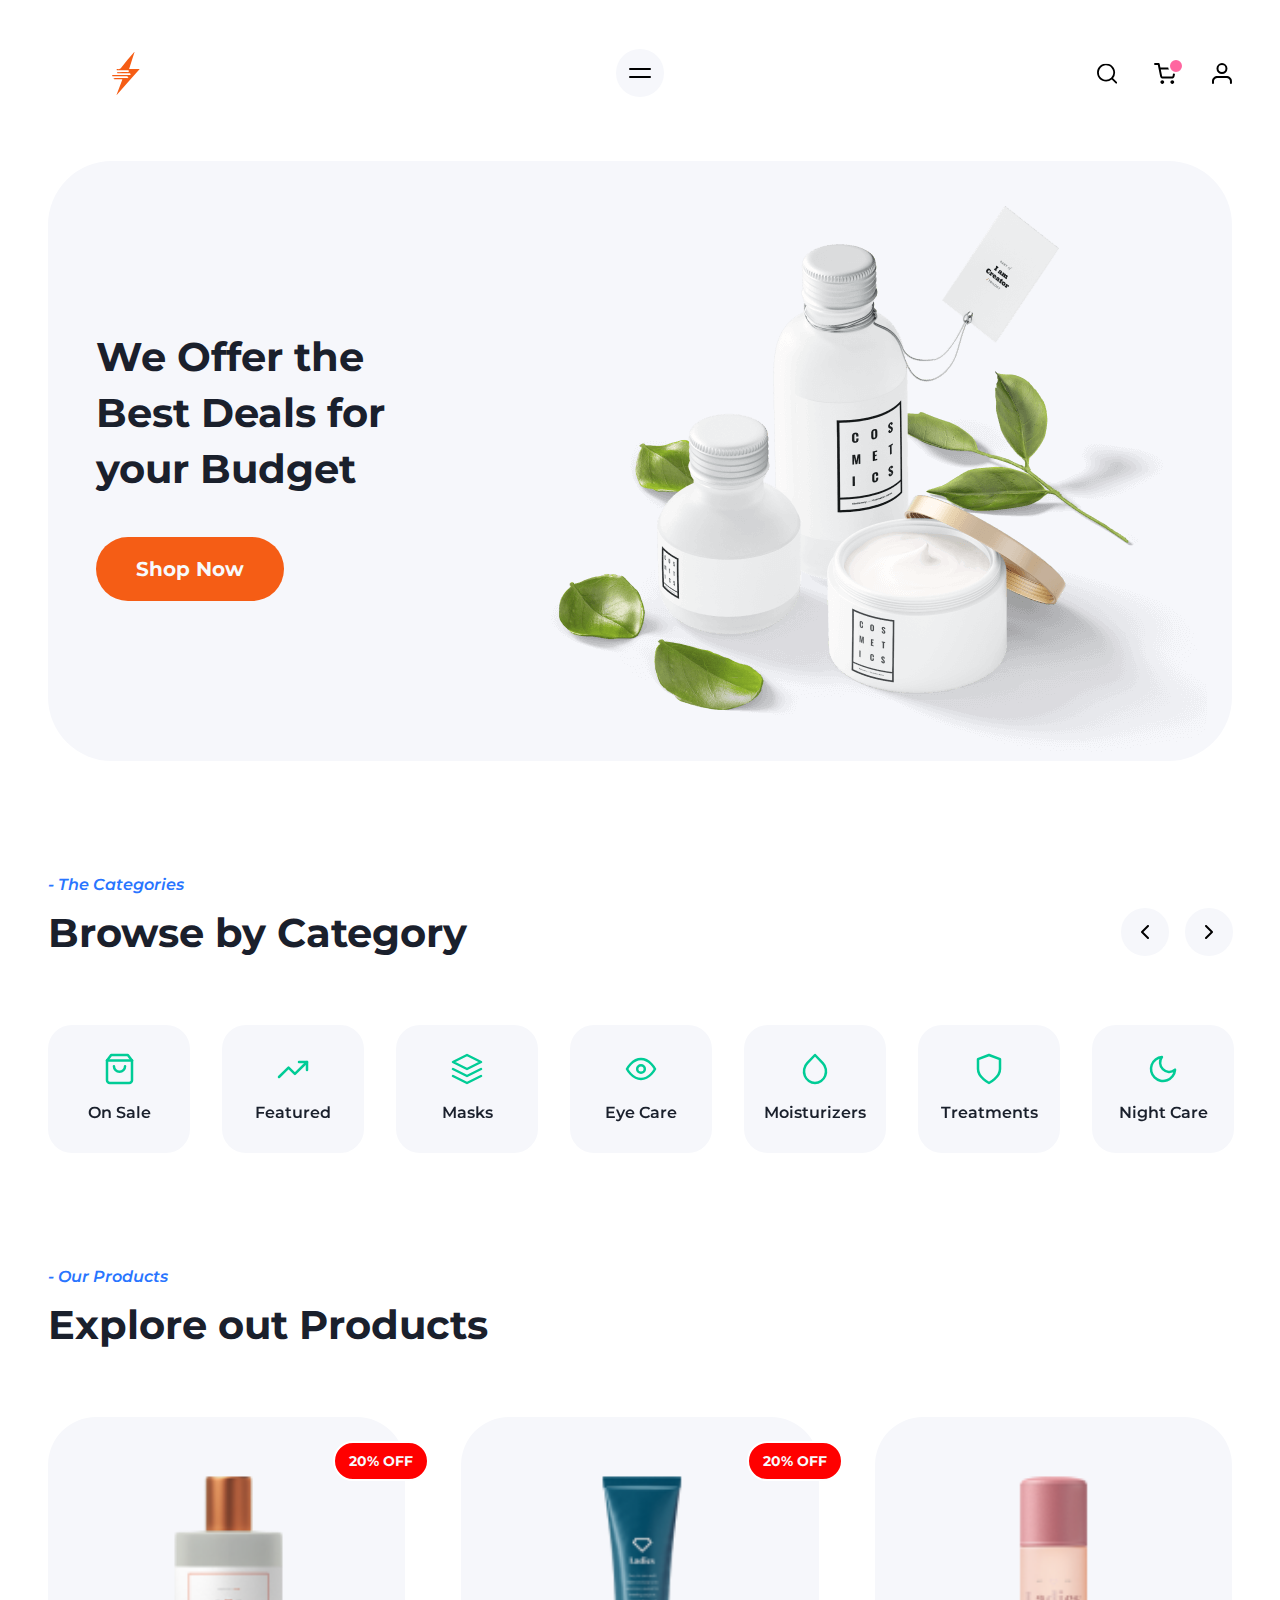
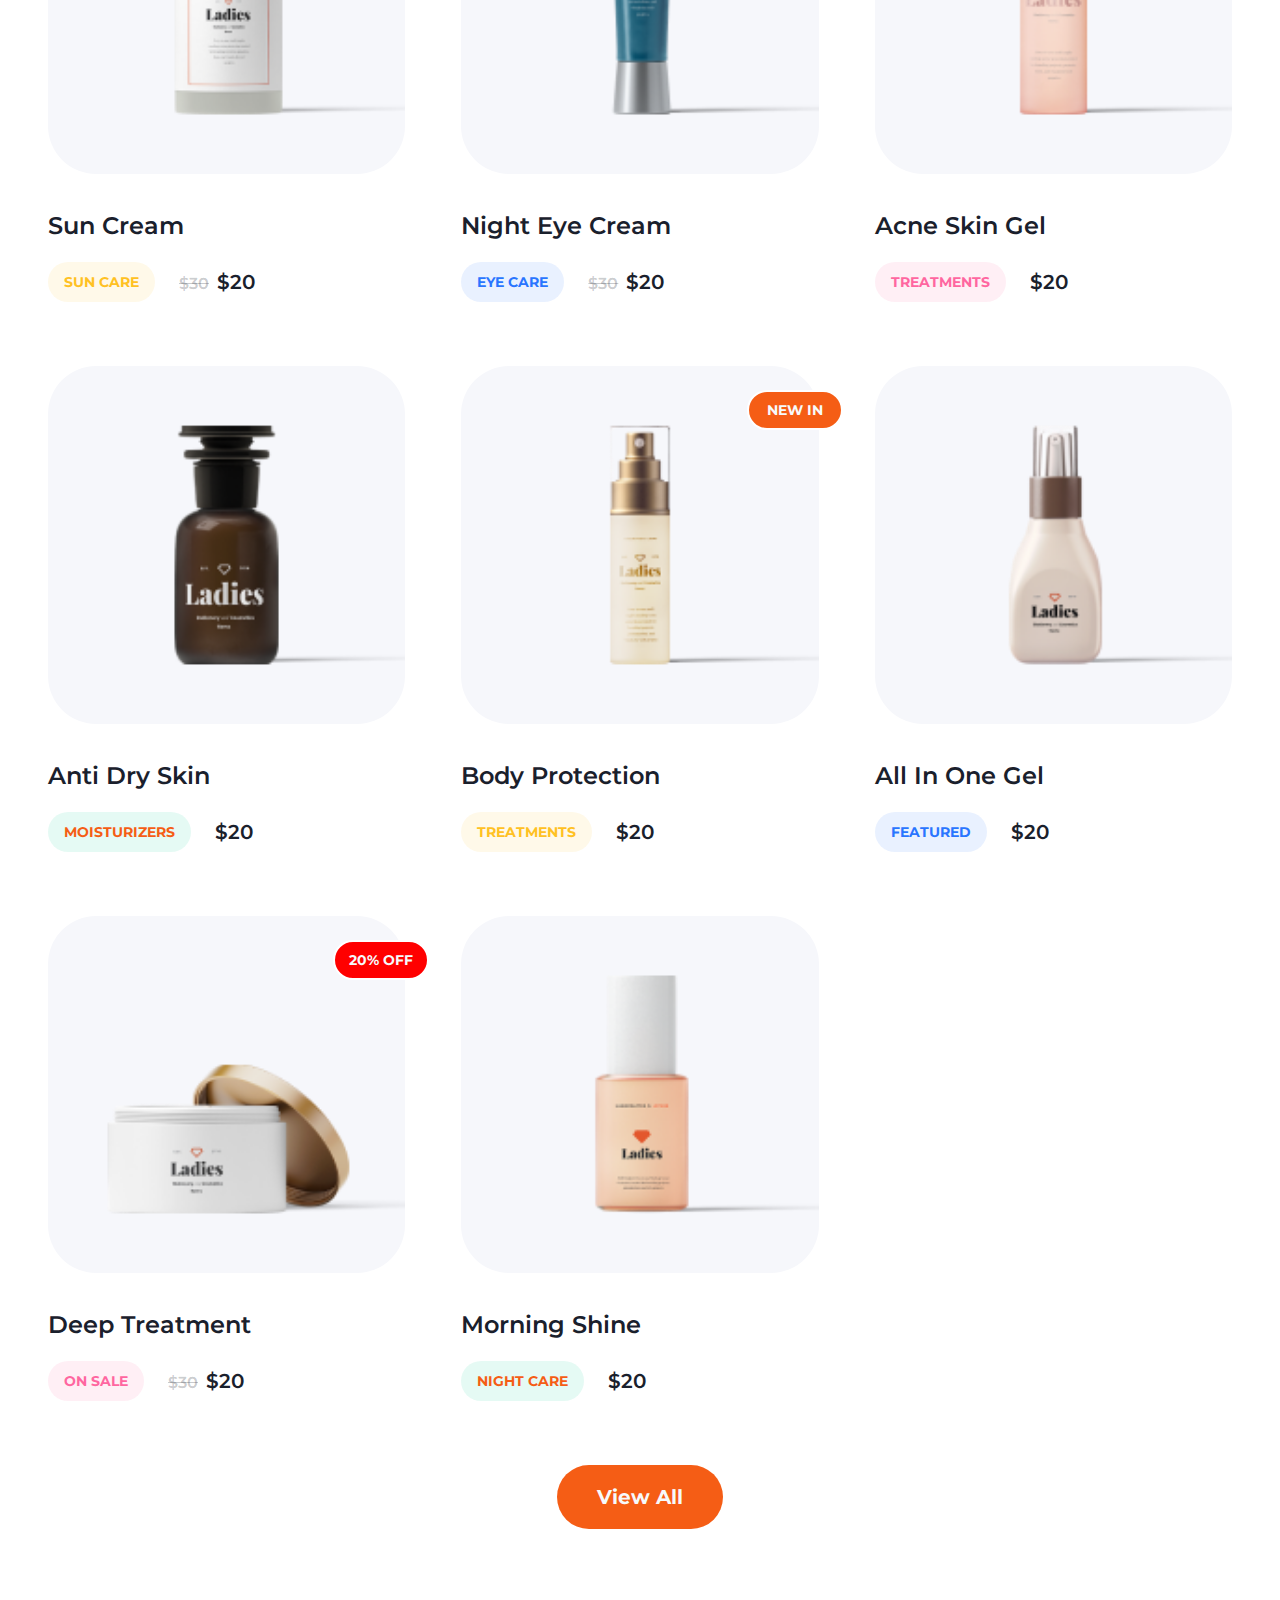
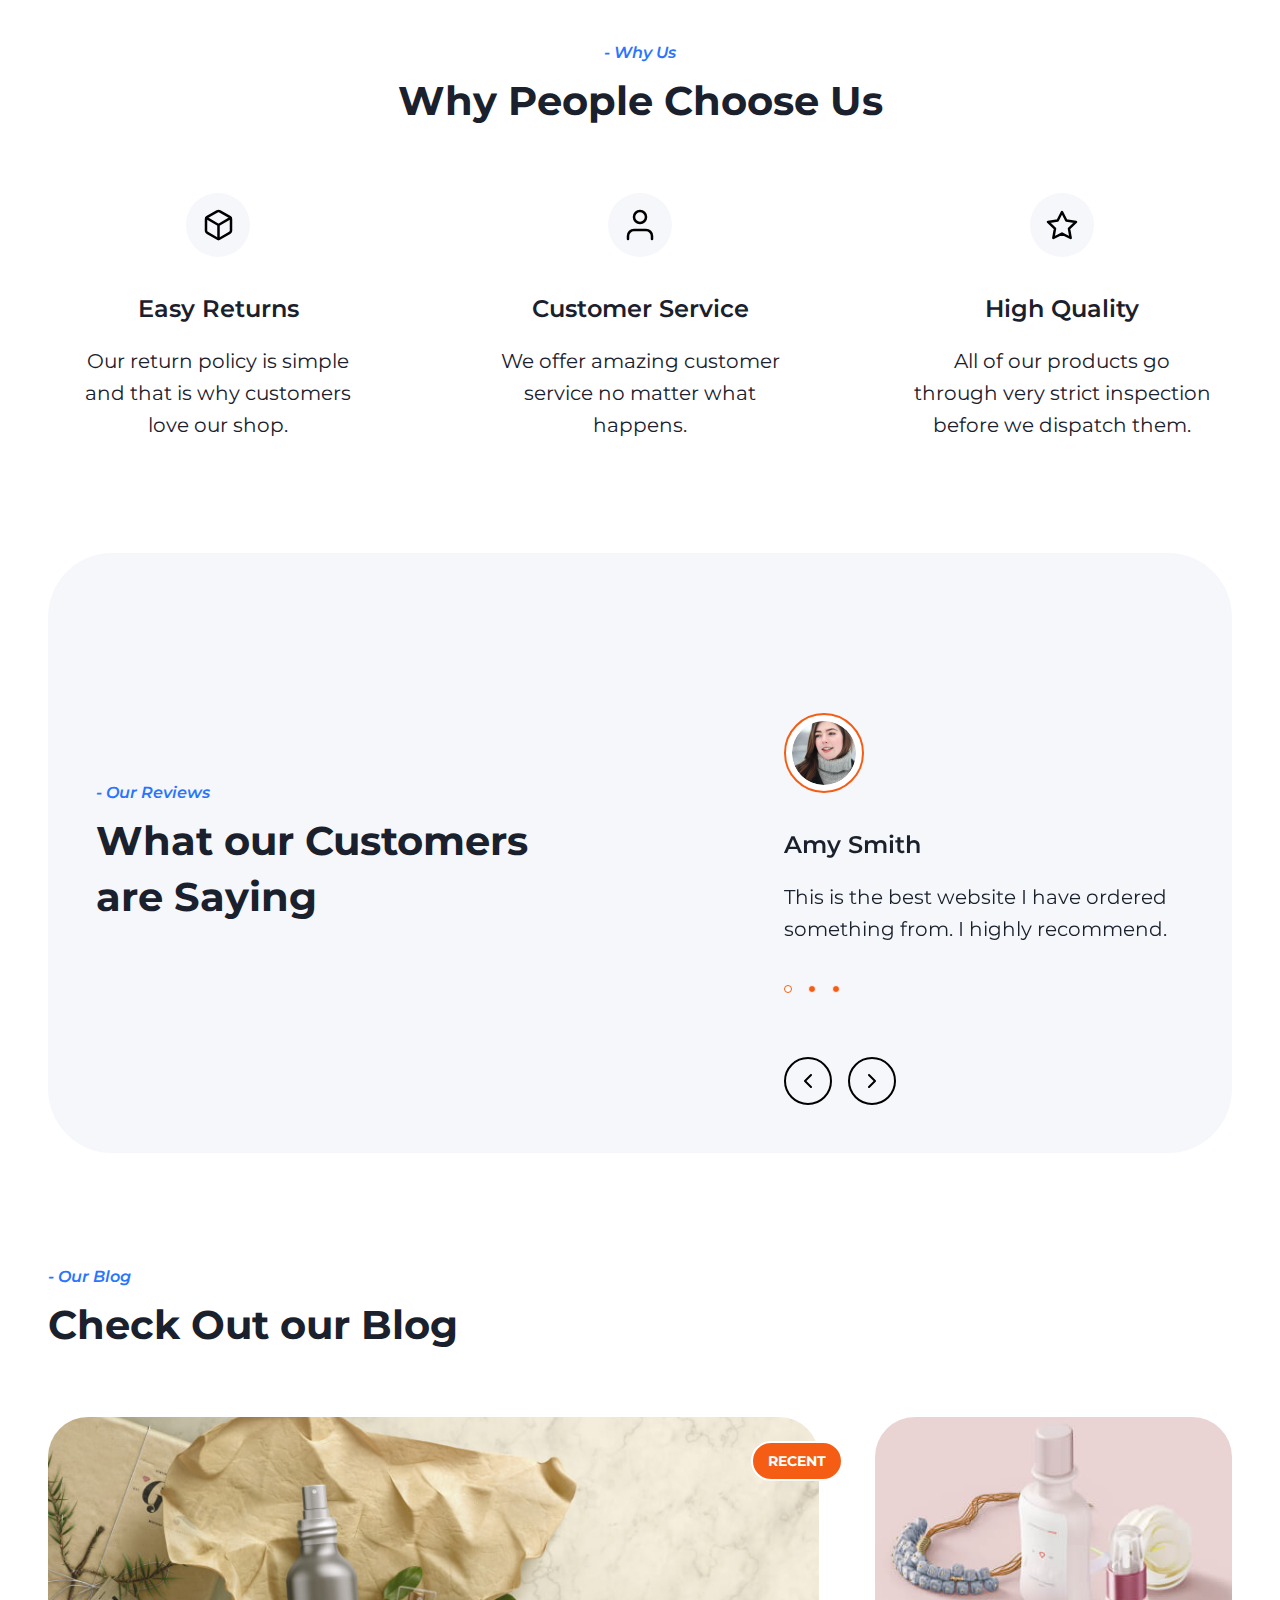
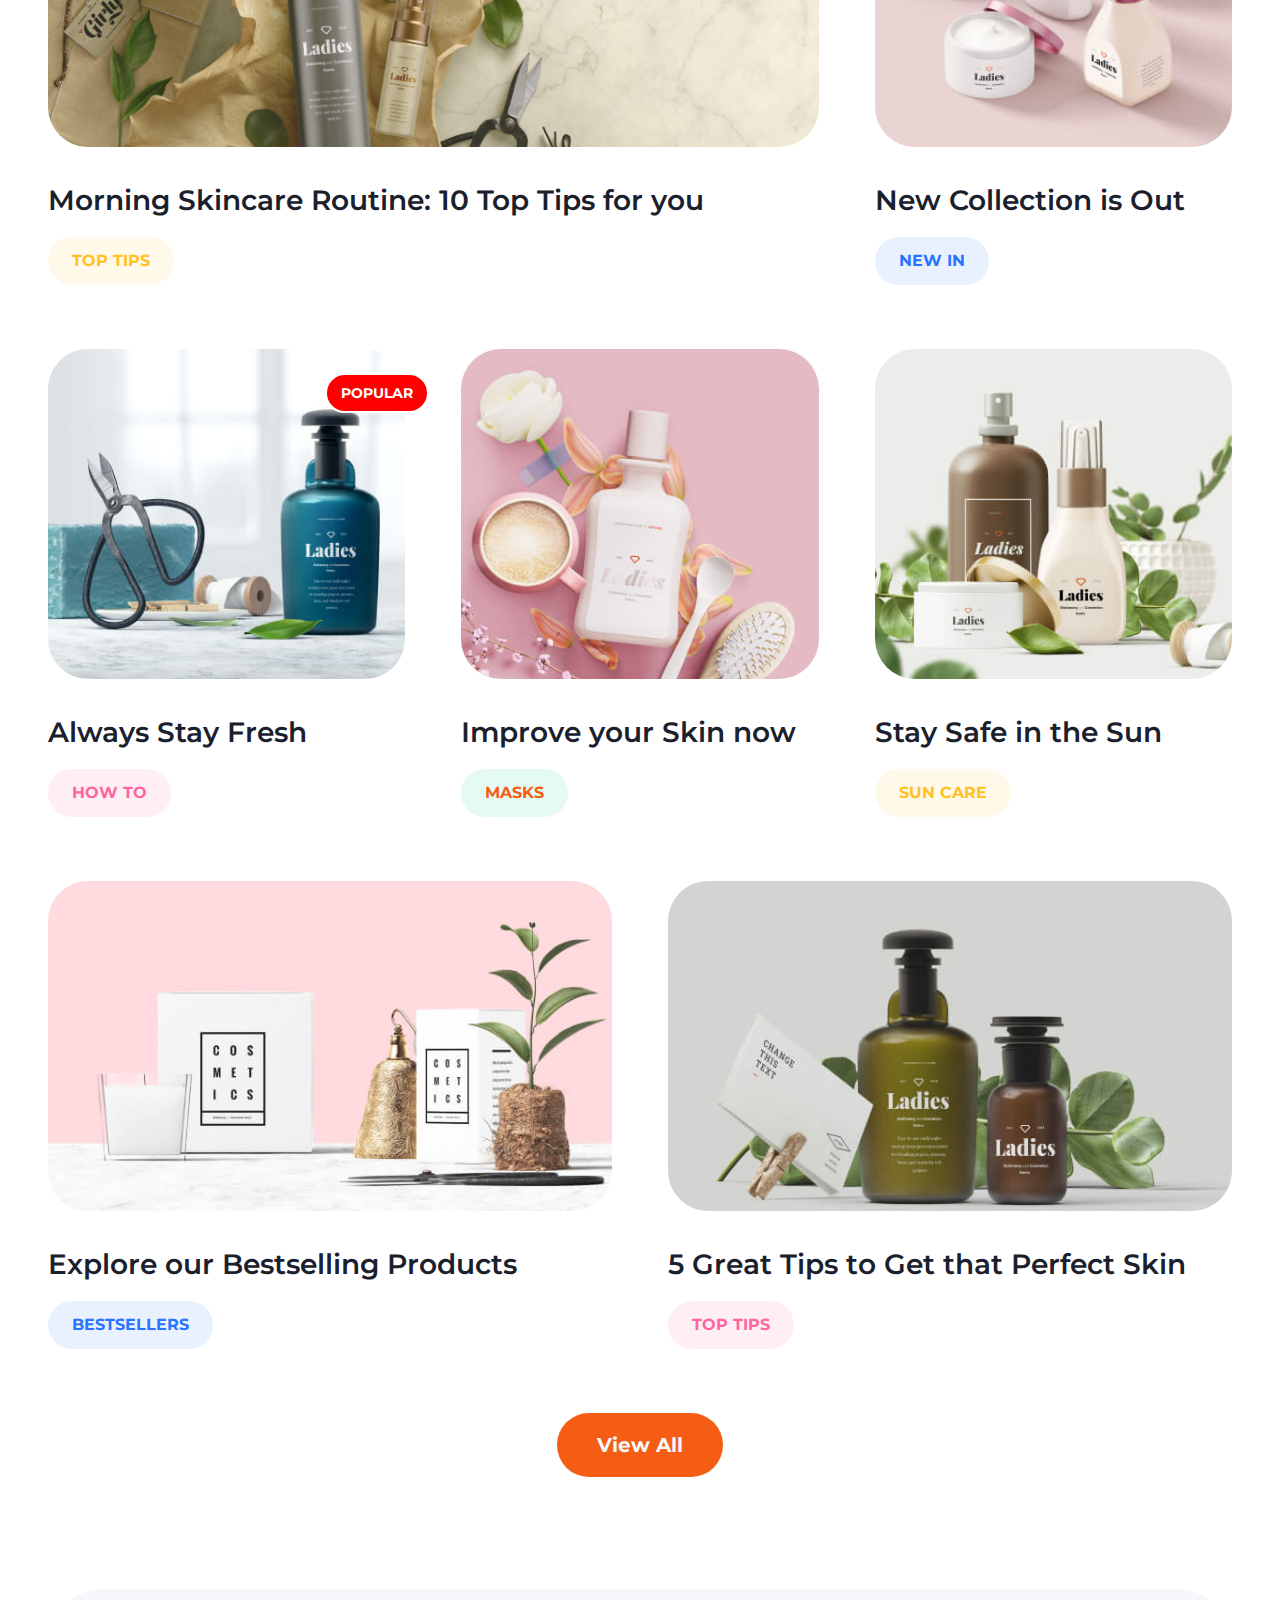
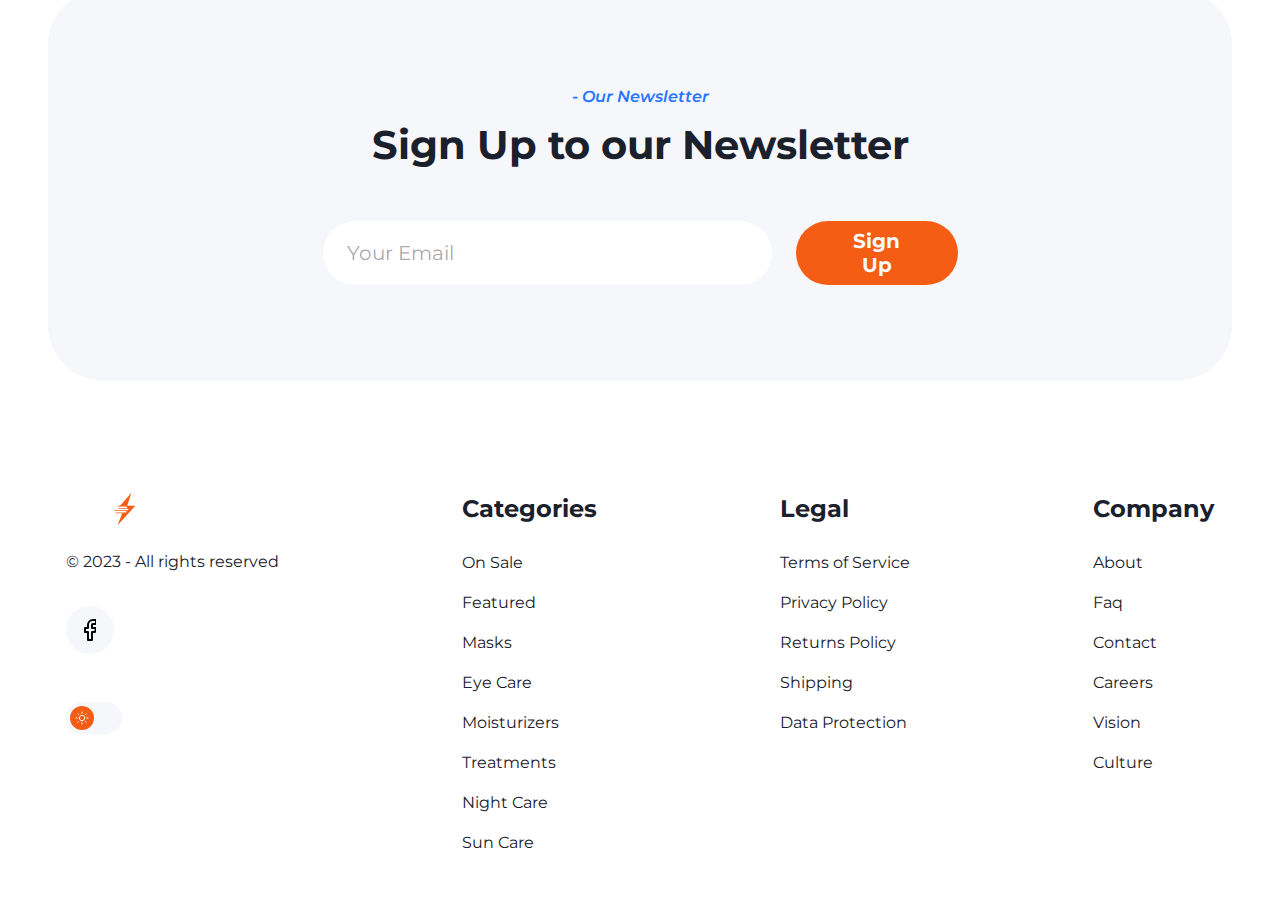
<file: index.html>
<!DOCTYPE html>
<html lang="en">
<meta http-equiv="content-type" content="text/html;charset=UTF-8" /><!-- /Added by HTTrack -->

<head>
  <meta charset="utf-8" />
  <title>SuperSale</title>
  <meta http-equiv="X-UA-Compatible" content="IE=Edge" />
  <meta name="viewport" content="width=device-width, initial-scale=1, user-scalable=no" />
  <meta name="theme-color" content="#fff" />
  <meta name="format-detection" content="telephone=no" />
  <link rel="apple-touch-icon" sizes="180x180" href="img/apple-touch-icon.png" />
  <link rel="icon" type="image/png" sizes="32x32" href="img/favicon-32x32.png" />
  <link rel="icon" type="image/png" sizes="16x16" href="img/favicon-16x16.png" />
  <link rel="manifest" href="img/site.html" />
  <meta name="msapplication-TileColor" content="#da532c" />
  <meta name="SuperSale"
    content="SuperSale.com.bd offers best quality fashion, sports & seasonal food items at market challenging price." />

  <meta property="og:title" content="SuperSale - Best Deal Always" />
  <meta property="og:type" content="Article" />
  <meta property="og:url" content="https://supersale.com.bd" />
  <meta property="og:image" content="./img/ogbanner-min.jpg" />
  <meta property="og:description"
    content="SuperSale.com.bd offers best quality fashion, sports & seasonal food items at market challenging price." />
  <meta property="og:site_name" content="SuperSale.com.bd" />
  <meta property="fb:admins" content="Atiq Israk Niloy" />
  <link rel="stylesheet" media="all" href="css/app.css" />
  <script>
    var viewportmeta = document.querySelector('meta[name="viewport"]');
    if (viewportmeta) {
      if (screen.width < 375) {
        var newScale = screen.width / 375;
        viewportmeta.content =
          "width=375, minimum-scale=" +
          newScale +
          ", maximum-scale=1.0, user-scalable=no, initial-scale=" +
          newScale +
          "";
      } else {
        viewportmeta.content =
          "width=device-width, maximum-scale=1.0, initial-scale=1.0";
      }
    }
  </script>
</head>

<body>
  <div class="page">
    <header class="header js-header">
      <div class="header__center center">
        <button class="header__burger js-header-burger"></button><a class="header__logo" href="index.html"><img
            class="header__pic header__pic_black-desktop" src="img/logo.svg" alt="" /><img
            class="header__pic header__pic_white-desktop" src="img/logo-white.svg" alt="" /><img
            class="header__pic header__pic_black-mobile" src="img/logo-mobile.svg" alt="" /><img
            class="header__pic header__pic_white-mobile" src="img/logo-mobile-white.svg" alt="" /></a>
        <div class="header__control">
          <div class="header__item header__item_hidden">
            <div class="header__search search js-search">
              <div class="search__wrap">
                <input class="search__input" type="text" placeholder="Eye care products for tired eyes" />
              </div>
              <button class="search__btn js-search-btn">
                <svg class="icon icon-search">
                  <use xlink:href="img/sprite.svg#icon-search"></use>
                </svg>
              </button>
            </div>
          </div>
          <div class="header__item">
            <a class="header__link header__link_cart active" href="cart.html"><svg class="icon icon-cart">
                <use xlink:href="img/sprite.svg#icon-cart"></use>
              </svg></a>
            <div class="header__body">
              <div class="basket basket_header">
                <div class="basket__list">
                  <div class="basket__item">
                    <a class="basket__preview" href="#"><img class="basket__pic" src="img/products/product-pic-4.png"
                        alt="" /></a>
                    <div class="basket__details">
                      <a class="basket__product" href="#">Eye Mask Gel</a>
                      <div class="basket__price">
                        <div class="basket__old">$127</div>
                        <div class="basket__actual">$180</div>
                      </div>
                    </div>
                    <button class="basket__remove">
                      <svg class="icon icon-close">
                        <use xlink:href="img/sprite.svg#icon-close"></use>
                      </svg>
                    </button>
                  </div>
                  <div class="basket__item">
                    <a class="basket__preview" href="#"><img class="basket__pic" src="img/products/product-pic-6.png"
                        alt="" /></a>
                    <div class="basket__details">
                      <a class="basket__product" href="#">Day Eye Cream</a>
                      <div class="basket__price">
                        <div class="basket__actual">$97</div>
                      </div>
                    </div>
                    <button class="basket__remove">
                      <svg class="icon icon-close">
                        <use xlink:href="img/sprite.svg#icon-close"></use>
                      </svg>
                    </button>
                  </div>
                </div>
                <div class="basket__total">
                  <div class="basket__text">Total:</div>
                  <div class="basket__text">$201</div>
                </div>
                <div class="basket__btns">
                  <a class="basket__btn btn btn_green" href="checkout.html">Checkout </a><a
                    class="basket__btn btn btn_border" href="cart.html">Edit Cart</a>
                </div>
              </div>
            </div>
          </div>
          <div class="header__item header__item_hidden">
            <a class="header__link" href="login.html"><svg class="icon icon-user">
                <use xlink:href="img/sprite.svg#icon-user"></use>
              </svg></a>
          </div>
        </div>
      </div>
      <div class="header__menu menu js-menu">
        <div class="menu__center center">
          <form class="menu__search search">
            <div class="search__wrap">
              <input class="search__input" type="text" placeholder="Search" />
            </div>
            <button class="search__btn">
              <svg class="icon icon-search">
                <use xlink:href="img/sprite.svg#icon-search"></use>
              </svg>
            </button>
          </form>
          <div class="menu__container">
            <div class="menu__list js-menu-list">
              <a class="menu__item active" href="index.html">Home</a>
              <div class="menu__item js-menu-item">
                <div class="menu__head js-menu-head">
                  Categories<svg class="icon icon-arrow-next">
                    <use xlink:href="img/sprite.svg#icon-arrow-next"></use>
                  </svg>
                </div>
                <div class="menu__body js-menu-body">
                  <button class="menu__close js-menu-close">
                    <svg class="icon icon-close">
                      <use xlink:href="img/sprite.svg#icon-close"></use>
                    </svg></button><button class="menu__back js-menu-back">
                    <svg class="icon icon-arrow-prev">
                      <use xlink:href="img/sprite.svg#icon-arrow-prev"></use>
                    </svg>
                  </button>
                  <div class="menu__group">
                    <a class="menu__link" href="category.html">On Sale</a><a class="menu__link"
                      href="category.html">Featured</a><a class="menu__link" href="category.html">Masks</a><a
                      class="menu__link" href="category.html">Eye Care</a><a class="menu__link"
                      href="category.html">Moisturizers</a><a class="menu__link" href="category.html">Treatments</a><a
                      class="menu__link" href="category.html">Night Care</a><a class="menu__link"
                      href="category.html">Sun Care</a>
                  </div>
                </div>
              </div>
              <a class="menu__item" href="#">Blog</a><a class="menu__item" href="about-us.html">About</a><a
                class="menu__item" href="contacts.html">Contact</a>
            </div>
          </div>
          <a class="menu__btn btn btn_green btn_wide" href="login.html">Login</a>
          <div class="menu__social">
            <a class="menu__link" href="https://www.instagram.com/ui8net/" target="_blank"><svg
                class="icon icon-instagram">
                <use xlink:href="img/sprite.svg#icon-instagram"></use>
              </svg></a><a class="menu__link" href="https://twitter.com/ui8" target="_blank"><svg
                class="icon icon-twitter">
                <use xlink:href="img/sprite.svg#icon-twitter"></use>
              </svg></a><a class="menu__link" href="https://www.facebook.com/ui8.net/" target="_blank"><svg
                class="icon icon-facebook">
                <use xlink:href="img/sprite.svg#icon-facebook"></use>
              </svg></a>
          </div>
        </div>
      </div>
    </header>
    <div class="main section">
      <div class="main__center center">
        <div class="main__container">
          <div class="main__details">
            <div class="main__stage stage"></div>
            <h1 class="main__title title">
              We Offer the Best Deals for your Budget
            </h1>
            <a class="main__btn btn btn_green" href="#">Shop Now</a>
          </div>
          <div class="main__preview">
            <img class="main__pic" src="img/main-pic.png" alt="" />
          </div>
        </div>
      </div>
    </div>
    <div class="categories section">
      <div class="categories__center center">
        <div class="categories__stage stage">- The Categories</div>
        <h2 class="categories__title title title_mb-lg">
          Browse by Category
        </h2>
        <div class="categories__container">
          <div class="categories__slider js-slider-categories">
            <div class="categories__slide">
              <a class="categories__item" href="category.html">
                <div class="categories__icon">
                  <img class="categories__pic" src="img/categories/shopping-bag.svg" alt="" />
                </div>
                <div class="categories__text">On Sale</div>
              </a>
            </div>
            <div class="categories__slide">
              <a class="categories__item" href="category.html">
                <div class="categories__icon">
                  <img class="categories__pic" src="img/categories/trending.svg" alt="" />
                </div>
                <div class="categories__text">Featured</div>
              </a>
            </div>
            <div class="categories__slide">
              <a class="categories__item" href="category.html">
                <div class="categories__icon">
                  <img class="categories__pic" src="img/categories/skincare.svg" alt="" />
                </div>
                <div class="categories__text">Masks</div>
              </a>
            </div>
            <div class="categories__slide">
              <a class="categories__item" href="category.html">
                <div class="categories__icon">
                  <img class="categories__pic" src="img/categories/eye-care.svg" alt="" />
                </div>
                <div class="categories__text">Eye Care</div>
              </a>
            </div>
            <div class="categories__slide">
              <a class="categories__item" href="category.html">
                <div class="categories__icon">
                  <img class="categories__pic" src="img/categories/natural.svg" alt="" />
                </div>
                <div class="categories__text">Moisturizers</div>
              </a>
            </div>
            <div class="categories__slide">
              <a class="categories__item" href="category.html">
                <div class="categories__icon">
                  <img class="categories__pic" src="img/categories/protection.svg" alt="" />
                </div>
                <div class="categories__text">Treatments</div>
              </a>
            </div>
            <div class="categories__slide">
              <a class="categories__item" href="category.html">
                <div class="categories__icon">
                  <img class="categories__pic" src="img/categories/night-care.svg" alt="" />
                </div>
                <div class="categories__text">Night Care</div>
              </a>
            </div>
            <div class="categories__slide">
              <a class="categories__item" href="category.html">
                <div class="categories__icon">
                  <img class="categories__pic" src="img/categories/after-sun.svg" alt="" />
                </div>
                <div class="categories__text">Sun Care</div>
              </a>
            </div>
            <div class="categories__slide">
              <a class="categories__item" href="category.html">
                <div class="categories__icon">
                  <img class="categories__pic" src="img/categories/shopping-bag.svg" alt="" />
                </div>
                <div class="categories__text">On Sale</div>
              </a>
            </div>
            <div class="categories__slide">
              <a class="categories__item" href="category.html">
                <div class="categories__icon">
                  <img class="categories__pic" src="img/categories/trending.svg" alt="" />
                </div>
                <div class="categories__text">Featured</div>
              </a>
            </div>
            <div class="categories__slide">
              <a class="categories__item" href="category.html">
                <div class="categories__icon">
                  <img class="categories__pic" src="img/categories/skincare.svg" alt="" />
                </div>
                <div class="categories__text">Masks</div>
              </a>
            </div>
          </div>
        </div>
      </div>
    </div>
    <div class="products products_main section">
      <div class="products__center center">
        <div class="products__stage stage">- Our Products</div>
        <h2 class="products__title title title_mb-lg">
          Explore out Products
        </h2>
        <div class="products__list">
          <div class="product">
            <div class="product__sale">20% OFF</div>
            <div class="product__view">
              <a class="product__preview" href="product.html"><img class="product__pic"
                  src="img/products/product-pic-1.png" alt="" /></a><a class="product__btn btn btn_green"
                href="cart.html">Add to Cart</a>
            </div>
            <a class="product__name" href="product.html">Sun Cream</a>
            <div class="product__details">
              <div class="product__category yellow">Sun Care</div>
              <div class="product__price">
                <span class="product__old">$30</span><span class="product__actual">$20</span>
              </div>
            </div>
          </div>
          <div class="product">
            <div class="product__sale">20% OFF</div>
            <div class="product__view">
              <a class="product__preview" href="product.html"><img class="product__pic"
                  src="img/products/product-pic-2.png" alt="" /></a><a class="product__btn btn btn_green"
                href="cart.html">Add to Cart</a>
            </div>
            <a class="product__name" href="product.html">Night Eye Cream</a>
            <div class="product__details">
              <div class="product__category blue">EYE CARE</div>
              <div class="product__price">
                <span class="product__old">$30</span><span class="product__actual">$20</span>
              </div>
            </div>
          </div>
          <div class="product">
            <div class="product__view">
              <a class="product__preview" href="product.html"><img class="product__pic"
                  src="img/products/product-pic-3.png" alt="" /></a><a class="product__btn btn btn_green"
                href="cart.html">Add to Cart</a>
            </div>
            <a class="product__name" href="product.html">Acne Skin Gel</a>
            <div class="product__details">
              <div class="product__category pink">Treatments</div>
              <div class="product__price">
                <span class="product__actual">$20</span>
              </div>
            </div>
          </div>
          <div class="product">
            <div class="product__view">
              <a class="product__preview" href="product.html"><img class="product__pic"
                  src="img/products/product-pic-4.png" alt="" /></a><a class="product__btn btn btn_green"
                href="cart.html">Add to Cart</a>
            </div>
            <a class="product__name" href="product.html">Anti Dry Skin</a>
            <div class="product__details">
              <div class="product__category green">Moisturizers</div>
              <div class="product__price">
                <span class="product__actual">$20</span>
              </div>
            </div>
          </div>
          <div class="product">
            <div class="product__new">NEW IN</div>
            <div class="product__view">
              <a class="product__preview" href="product.html"><img class="product__pic"
                  src="img/products/product-pic-5.png" alt="" /></a><a class="product__btn btn btn_green"
                href="cart.html">Add to Cart</a>
            </div>
            <a class="product__name" href="product.html">Body Protection</a>
            <div class="product__details">
              <div class="product__category yellow">Treatments</div>
              <div class="product__price">
                <span class="product__actual">$20</span>
              </div>
            </div>
          </div>
          <div class="product">
            <div class="product__view">
              <a class="product__preview" href="product.html"><img class="product__pic"
                  src="img/products/product-pic-6.png" alt="" /></a><a class="product__btn btn btn_green"
                href="cart.html">Add to Cart</a>
            </div>
            <a class="product__name" href="product.html">All In One Gel</a>
            <div class="product__details">
              <div class="product__category blue">FEATURED</div>
              <div class="product__price">
                <span class="product__actual">$20</span>
              </div>
            </div>
          </div>
          <div class="product">
            <div class="product__sale">20% OFF</div>
            <div class="product__view">
              <a class="product__preview" href="product.html"><img class="product__pic"
                  src="img/products/product-pic-7.png" alt="" /></a><a class="product__btn btn btn_green"
                href="cart.html">Add to Cart</a>
            </div>
            <a class="product__name" href="product.html">Deep Treatment</a>
            <div class="product__details">
              <div class="product__category pink">ON SALE</div>
              <div class="product__price">
                <span class="product__old">$30</span><span class="product__actual">$20</span>
              </div>
            </div>
          </div>
          <div class="product">
            <div class="product__view">
              <a class="product__preview" href="product.html"><img class="product__pic"
                  src="img/products/product-pic-8.png" alt="" /></a><a class="product__btn btn btn_green"
                href="cart.html">Add to Cart</a>
            </div>
            <a class="product__name" href="product.html">Morning Shine</a>
            <div class="product__details">
              <div class="product__category green">NIGHT CARE</div>
              <div class="product__price">
                <span class="product__actual">$20</span>
              </div>
            </div>
          </div>
        </div>
        <div class="products__btns">
          <a class="products__btn btn btn_green" href="category.html">View All</a>
        </div>
      </div>
    </div>
    <div class="about section">
      <div class="about__center center">
        <div class="about__stage stage">- Why Us</div>
        <h2 class="about__title title title_mb-lg">Why People Choose Us</h2>
        <div class="about__list">
          <div class="about__item">
            <div class="about__icon">
              <svg xmlns="http://www.w3.org/2000/svg" width="32" height="32" fill="none" stroke="#000"
                stroke-width="2.5" stroke-linejoin="round">
                <path
                  d="M29 21.52V10.365a2.8 2.8 0 0 0-.373-1.393c-.244-.423-.594-.775-1.016-1.02L17.89 2.374a2.77 2.77 0 0 0-2.778 0L5.39 7.952c-.422.245-.772.596-1.016 1.02A2.8 2.8 0 0 0 4 10.365V21.52a2.8 2.8 0 0 0 .373 1.393c.244.423.594.775 1.016 1.02l9.722 5.578a2.77 2.77 0 0 0 2.778 0l9.722-5.578a2.78 2.78 0 0 0 1.016-1.02A2.8 2.8 0 0 0 29 21.521z">
                </path>
                <path d="M4.375 8.914L16.5 15.957l12.125-7.043M16.5 30V15.943" stroke-linecap="round"></path>
              </svg>
            </div>
            <div class="about__category">Easy Returns</div>
            <div class="about__text">
              Our return policy is simple and that is why customers love our
              shop.
            </div>
          </div>
          <div class="about__item">
            <div class="about__icon">
              <svg xmlns="http://www.w3.org/2000/svg" width="32" height="32" fill="none" stroke="#000"
                stroke-width="2.5" stroke-linejoin="round">
                <path d="M28 30v-3a6 6 0 0 0-6-6H10a6 6 0 0 0-6 6v3" stroke-linecap="round"></path>
                <path d="M16 14a6 6 0 1 0 0-12 6 6 0 1 0 0 12z"></path>
              </svg>
            </div>
            <div class="about__category">Customer Service</div>
            <div class="about__text">
              We offer amazing customer service no matter what happens.
            </div>
          </div>
          <div class="about__item">
            <div class="about__icon">
              <svg xmlns="http://www.w3.org/2000/svg" width="32" height="32" fill="none">
                <path
                  d="M16 3l4.326 8.557L30 12.938l-7 6.657L24.652 29 16 24.557 7.348 29 9 19.595l-7-6.657 9.674-1.38L16 3z"
                  stroke="#000" stroke-width="2.5" stroke-linejoin="round"></path>
              </svg>
            </div>
            <div class="about__category">High Quality</div>
            <div class="about__text">
              All of our products go through very strict inspection before we
              dispatch them.
            </div>
          </div>
        </div>
      </div>
    </div>
    <div class="review section">
      <div class="review__center center">
        <div class="review__container">
          <div class="review__box">
            <div class="review__stage stage">- Our Reviews</div>
            <h2 class="review__title title">What our Customers are Saying</h2>
          </div>
          <div class="review__wrap">
            <div class="review__slider js-slider-review">
              <div class="review__item">
                <div class="review__ava">
                  <img class="review__pic" src="img/ava-1.jpg" alt="" />
                </div>
                <div class="review__author">Amy Smith</div>
                <div class="review__text">
                  This is the best website I have ordered something from. I
                  highly recommend.
                </div>
              </div>
              <div class="review__item">
                <div class="review__ava">
                  <img class="review__pic" src="img/ava-1.jpg" alt="" />
                </div>
                <div class="review__author">Amy Smith</div>
                <div class="review__text">
                  This is the best website I have ordered something from. I
                  highly recommend. I highly recommend.
                </div>
              </div>
              <div class="review__item">
                <div class="review__ava">
                  <img class="review__pic" src="img/ava-1.jpg" alt="" />
                </div>
                <div class="review__author">Amy Smith</div>
                <div class="review__text">
                  This is the best website I have ordered something from. I
                  highly recommend.
                </div>
              </div>
            </div>
          </div>
        </div>
      </div>
    </div>
    <div class="blog section">
      <div class="blog__center center">
        <div class="blog__stage stage">- Our Blog</div>
        <h2 class="blog__title title title_mb-lg">Check Out our Blog</h2>
        <div class="blog__list js-slider-blog">
          <a class="blog__item blog__item_w66" href="#">
            <div class="blog__status blog__status_recent">recent</div>
            <div class="blog__preview" style="background-image: url('img/blog-pic-1.jpg')"></div>
            <h3 class="blog__info">
              Morning Skincare Routine: 10 Top Tips for you
            </h3>
            <div class="blog__category yellow">TOP TIPS</div>
          </a><a class="blog__item blog__item_w33" href="#">
            <div class="blog__preview" style="background-image: url('img/blog-pic-2.jpg')"></div>
            <h3 class="blog__info">New Collection is Out</h3>
            <div class="blog__category blue">NEW IN</div>
          </a><a class="blog__item blog__item_w33" href="#">
            <div class="blog__status blog__status_popular">popular</div>
            <div class="blog__preview" style="background-image: url('img/blog-pic-3.jpg')"></div>
            <h3 class="blog__info">Always Stay Fresh</h3>
            <div class="blog__category pink">HOW TO</div>
          </a><a class="blog__item blog__item_w33" href="#">
            <div class="blog__preview" style="background-image: url('img/blog-pic-4.jpg')"></div>
            <h3 class="blog__info">Improve your Skin now</h3>
            <div class="blog__category green">Masks</div>
          </a><a class="blog__item blog__item_w33" href="#">
            <div class="blog__preview" style="background-image: url('img/blog-pic-5.jpg')"></div>
            <h3 class="blog__info">Stay Safe in the Sun</h3>
            <div class="blog__category yellow">Sun Care</div>
          </a><a class="blog__item blog__item_w50" href="#">
            <div class="blog__preview" style="background-image: url('img/blog-pic-6.jpg')"></div>
            <h3 class="blog__info">Explore our Bestselling Products</h3>
            <div class="blog__category blue">BESTSELLERS</div>
          </a><a class="blog__item blog__item_w50" href="#">
            <div class="blog__preview" style="background-image: url('img/blog-pic-7.jpg')"></div>
            <h3 class="blog__info">5 Great Tips to Get that Perfect Skin</h3>
            <div class="blog__category pink">TOP TIPS</div>
          </a>
        </div>
        <div class="blog__btns">
          <button class="blog__btn btn btn_green">View All</button>
        </div>
      </div>
    </div>
    <div class="newsletter section newsletter_desktop">
      <div class="newsletter__center center">
        <div class="newsletter__container">
          <div class="newsletter__stage stage">- Our Newsletter</div>
          <h2 class="newsletter__title title title_mb-md">
            Sign Up to our Newsletter
          </h2>
          <form class="newsletter__form">
            <div class="newsletter__field field">
              <div class="field__wrap">
                <input class="field__input" type="text" placeholder="Your Email" />
              </div>
            </div>
            <div class="newsletter__btns">
              <button class="newsletter__btn btn btn_green btn_wide" type="submit">
                Sign Up
              </button>
            </div>
          </form>
        </div>
      </div>
    </div>
    <footer class="footer">
      <div class="footer__center center">
        <div class="footer__row">
          <div class="footer__col">
            <a class="footer__logo" href="index.html"><img class="footer__pic footer__pic_black-desktop"
                src="img/logo.svg" alt="" /><img class="footer__pic footer__pic_white-desktop" src="img/logo-white.svg"
                alt="" /><img class="footer__pic footer__pic_black-mobile" src="img/logo-mobile.svg" alt="" /><img
                class="footer__pic footer__pic_white-mobile" src="img/logo-mobile-white.svg" alt="" /></a>
            <div class="footer__copyright">© 2023 - All rights reserved</div>
            <div class="footer__social social">
              <!-- <a
                  class="social__link"
                  href="https://www.instagram.com/ui8net/"
                  target="_blank"
                  ><svg class="icon icon-instagram">
                    <use
                      xlink:href="img/sprite.svg#icon-instagram"
                    ></use></svg></a>
                <a
                  class="social__link"
                  href="https://twitter.com/ui8"
                  target="_blank"
                  ><svg class="icon icon-twitter">
                    <use
                      xlink:href="img/sprite.svg#icon-twitter"
                    ></use></svg></a> -->
              <a class="social__link" href="https://www.facebook.com/bdSuperSale/" target="_blank"><svg
                  class="icon icon-facebook">
                  <use xlink:href="img/sprite.svg#icon-facebook"></use>
                </svg></a>
            </div>
            <label class="switch js-switch-bg"><input class="switch__input" type="checkbox" /><span
                class="switch__in"><span class="switch__tick"><img class="switch__pic switch__pic_moon"
                    src="img/moon.svg" alt="" /><img class="switch__pic switch__pic_sun" src="img/sun.svg"
                    alt="" /></span></span></label>
          </div>
          <div class="footer__col">
            <div class="footer__category">Categories</div>
            <div class="footer__menu">
              <a class="footer__link" href="category.html">On Sale</a><a class="footer__link"
                href="category.html">Featured</a><a class="footer__link" href="category.html">Masks</a><a
                class="footer__link" href="category.html">Eye Care</a><a class="footer__link"
                href="category.html">Moisturizers</a><a class="footer__link" href="category.html">Treatments</a><a
                class="footer__link" href="category.html">Night Care</a><a class="footer__link" href="category.html">Sun
                Care</a>
            </div>
          </div>
          <div class="footer__col">
            <div class="footer__category">Legal</div>
            <div class="footer__menu">
              <a class="footer__link" href="legal-page.html">Terms of Service</a><a class="footer__link"
                href="legal-page.html">Privacy Policy</a><a class="footer__link" href="legal-page.html">Returns
                Policy</a><a class="footer__link" href="legal-page.html">Shipping</a><a class="footer__link"
                href="legal-page.html">Data Protection</a>
            </div>
          </div>
          <div class="footer__col">
            <div class="footer__category">Company</div>
            <div class="footer__menu">
              <a class="footer__link" href="about-us.html">About</a><a class="footer__link" href="faq.html">Faq</a><a
                class="footer__link" href="contacts.html">Contact</a><a class="footer__link"
                href="careers-page.html">Careers</a><a class="footer__link" href="#">Vision</a><a class="footer__link"
                href="#">Culture</a>
            </div>
          </div>
        </div>
      </div>
    </footer>
  </div>
  <!-- scripts-->
  <script src="js/app.js"></script>
  <script src="js/common.js"></script>
</body>

<!-- Mirrored from ui8-SuperSale.herokuapp.com/hugge/index.html by HTTrack Website Copier/3.x [XR&CO'2014], Thu, 01 Jun 2023 19:37:56 GMT -->

</html>
</file>
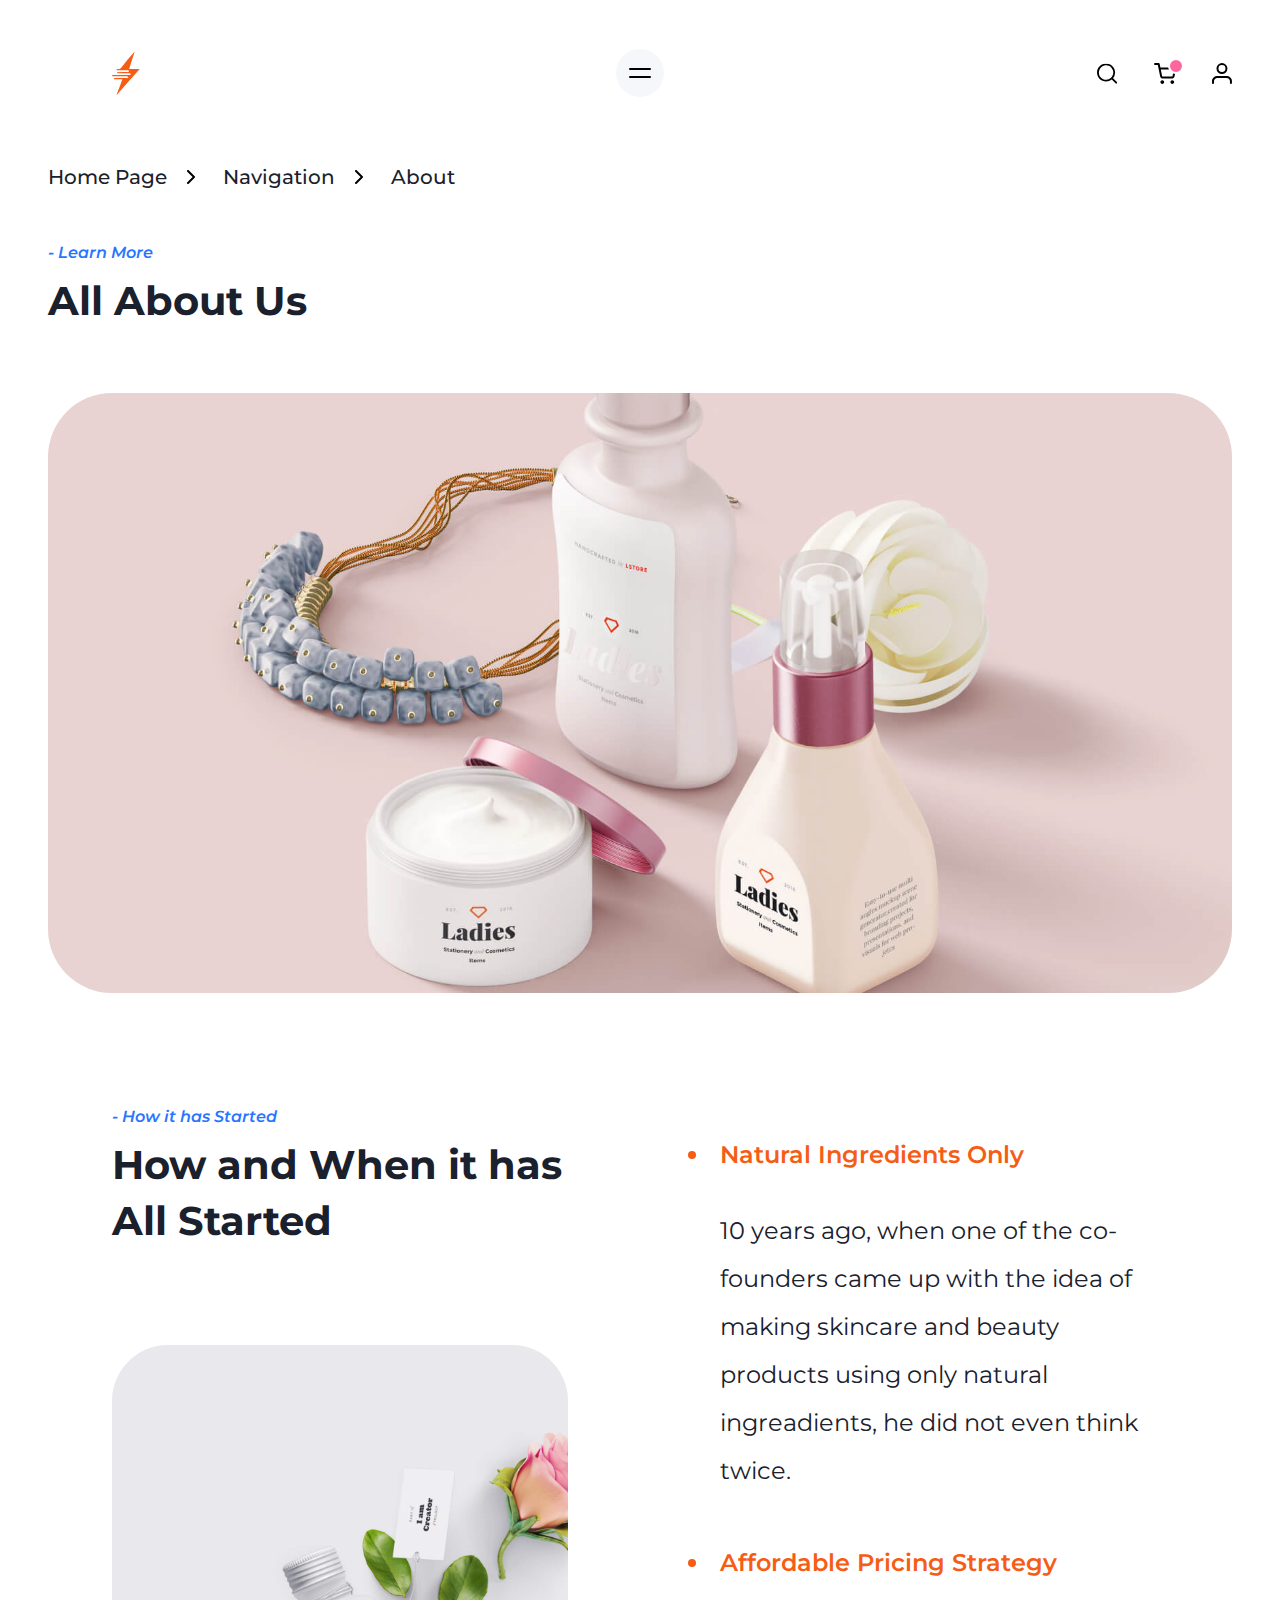
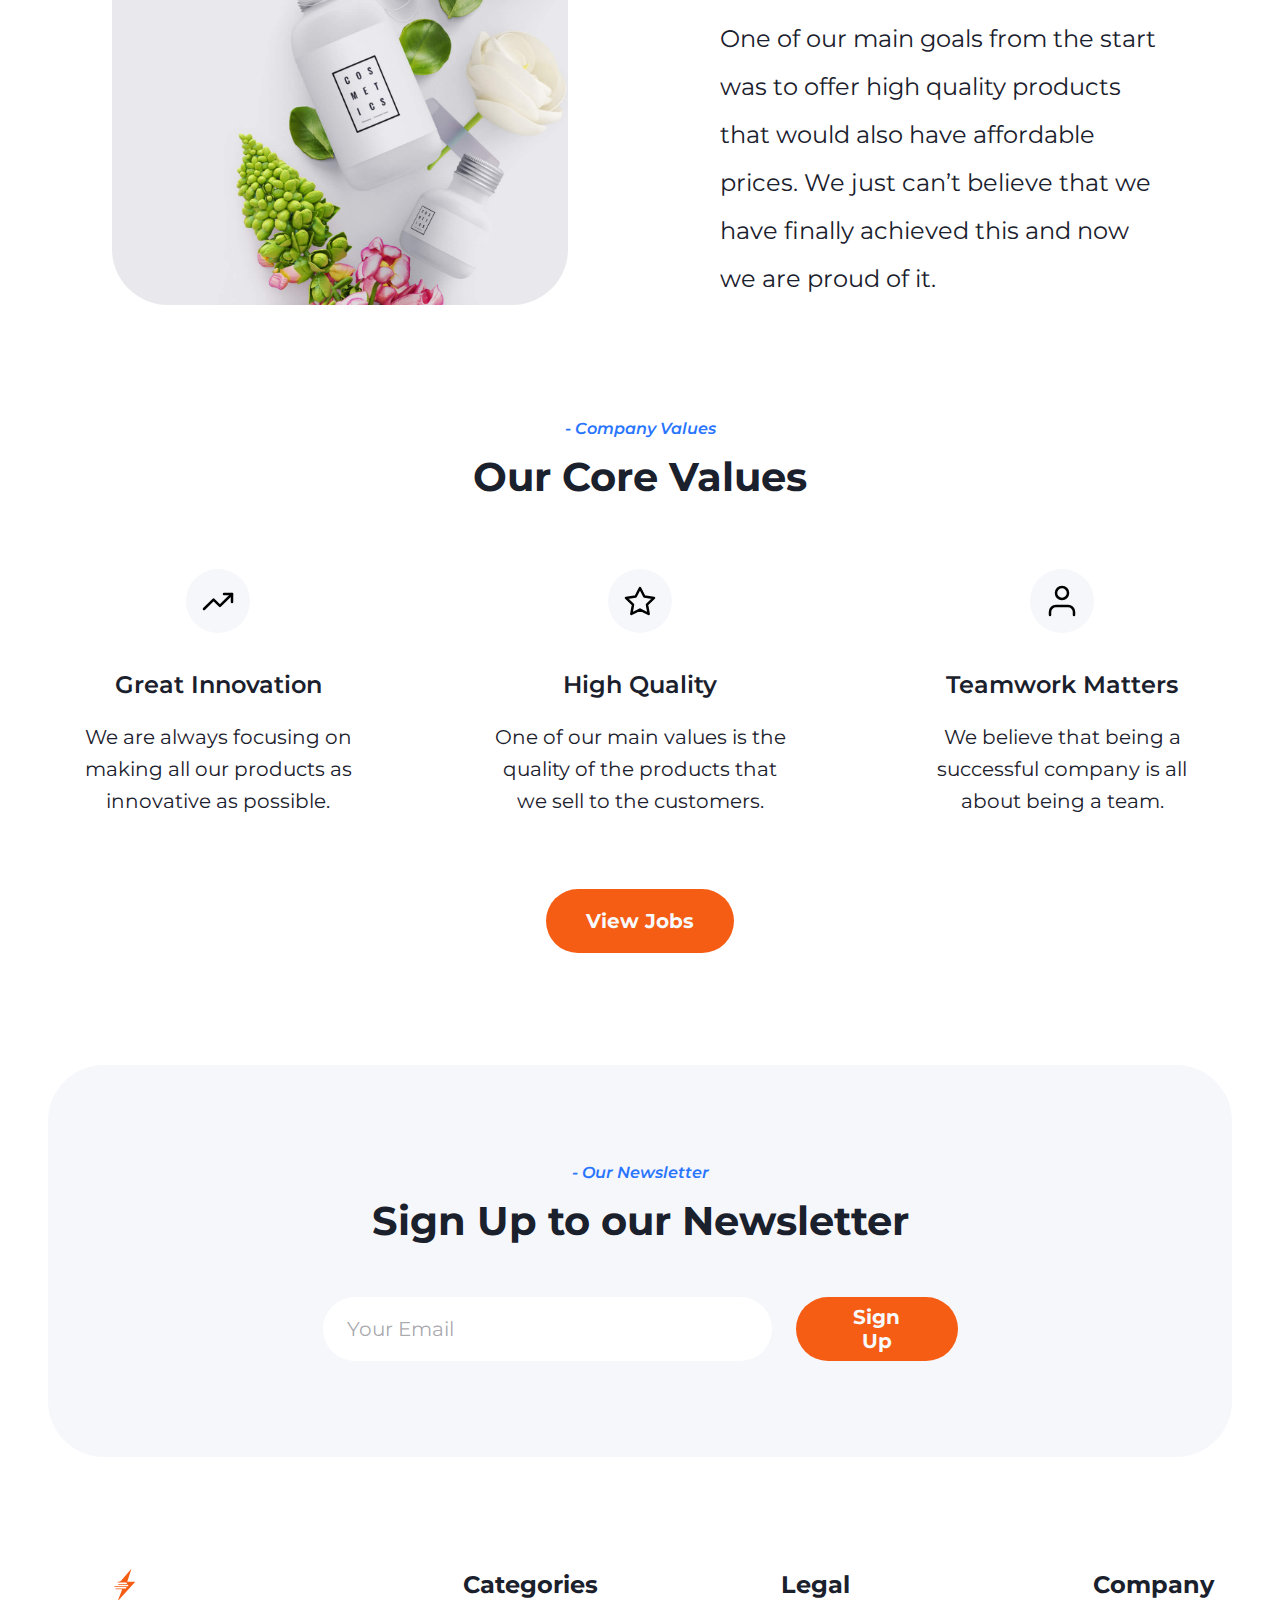
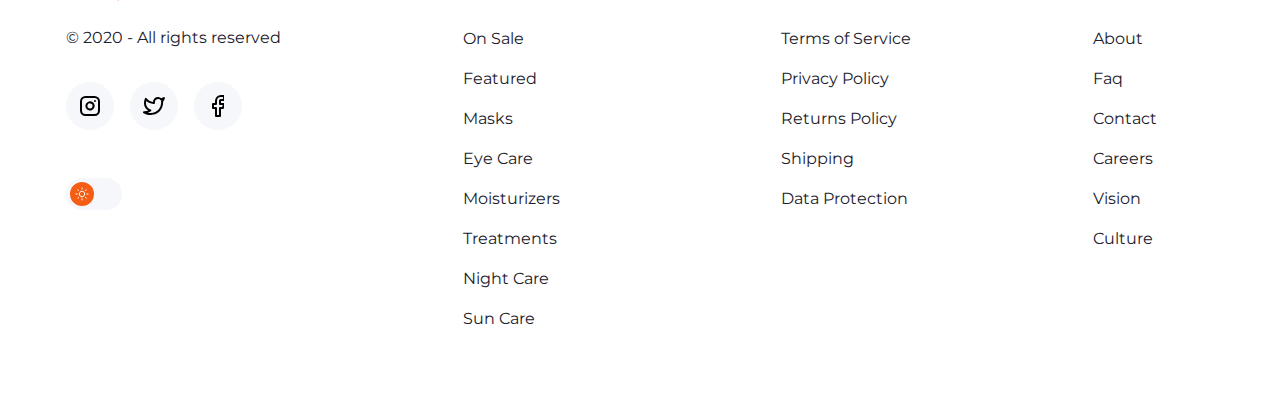
<file: about-us.html>
<!DOCTYPE html>
<html lang="en">
  
<!-- Mirrored from ui8-hygge.herokuapp.com/hugge/about-us.html by HTTrack Website Copier/3.x [XR&CO'2014], Thu, 01 Jun 2023 19:37:59 GMT -->
<!-- Added by HTTrack --><meta http-equiv="content-type" content="text/html;charset=UTF-8" /><!-- /Added by HTTrack -->
<head>
    <meta charset="utf-8">
    <title>About Us</title>
    <meta http-equiv="X-UA-Compatible" content="IE=Edge">
    <meta name="viewport" content="width=device-width, initial-scale=1, user-scalable=no">
    <meta name="theme-color" content="#fff">
    <meta name="format-detection" content="telephone=no">
    <link rel="apple-touch-icon" sizes="180x180" href="img/apple-touch-icon.png">
    <link rel="icon" type="image/png" sizes="32x32" href="img/favicon-32x32.png">
    <link rel="icon" type="image/png" sizes="16x16" href="img/favicon-16x16.png">
    <link rel="manifest" href="img/site.html">
    <meta name="msapplication-TileColor" content="#da532c">
    <meta name="Hygge HTML Templates" content="11 production-ready, fully responsive HTML templates for e-Commerce projects">
    <meta name="twitter:card" content="summary">
    <meta name="twitter:site" content="@ui8">
    <meta name="twitter:title" content="Hygge HTML Templates">
    <meta name="twitter:description" content="11 production-ready, fully responsive HTML templates for e-Commerce projects">
    <meta name="twitter:creator" content="@ui8">
    <meta name="twitter:image" content="../../www.example.com/image.html">
    <meta property="og:title" content="Hygge HTML Templates">
    <meta property="og:type" content="Article">
    <meta property="og:url" content="https://ui8.net/ui8/products/hygge-ecommerce">
    <meta property="og:image" content="../../www.example.com/image.html">
    <meta property="og:description" content="Hygge HTML Templates” content=“11 production-ready, fully responsive HTML templates for e-Commerce projects">
    <meta property="og:site_name" content="Hygge">
    <meta property="fb:admins" content="132951670226590">
    <link rel="stylesheet" media="all" href="css/app.css">
    <script>var viewportmeta = document.querySelector('meta[name="viewport"]');
if (viewportmeta) {
  if (screen.width < 375) {
    var newScale = screen.width / 375;
    viewportmeta.content = 'width=375, minimum-scale=' + newScale + ', maximum-scale=1.0, user-scalable=no, initial-scale=' + newScale + '';
  } else {
    viewportmeta.content = 'width=device-width, maximum-scale=1.0, initial-scale=1.0';
  }
}</script>
  </head>
  <body>
    <!-- page-->
    <div class="page">
      <header class="header js-header">
        <div class="header__center center"><button class="header__burger js-header-burger"></button><a class="header__logo" href="index.html"><img class="header__pic header__pic_black-desktop" src="img/logo.svg" alt=""><img class="header__pic header__pic_white-desktop" src="img/logo-white.svg" alt=""><img class="header__pic header__pic_black-mobile" src="img/logo-mobile.svg" alt=""><img class="header__pic header__pic_white-mobile" src="img/logo-mobile-white.svg" alt=""></a>
          <div class="header__control">
            <div class="header__item header__item_hidden">
              <div class="header__search search js-search">
                <div class="search__wrap"><input class="search__input" type="text" placeholder="Eye care products for tired eyes"></div><button class="search__btn js-search-btn"><svg class="icon icon-search">
                    <use xlink:href="img/sprite.svg#icon-search"></use>
                  </svg></button>
              </div>
            </div>
            <div class="header__item"><a class="header__link header__link_cart active" href="cart.html"><svg class="icon icon-cart">
                  <use xlink:href="img/sprite.svg#icon-cart"></use>
                </svg></a>
              <div class="header__body">
                <div class="basket basket_header">
                  <div class="basket__list">
                    <div class="basket__item"><a class="basket__preview" href="#"><img class="basket__pic" src="img/products/product-pic-4.png" alt=""></a>
                      <div class="basket__details"><a class="basket__product" href="#">Eye Mask Gel</a>
                        <div class="basket__price">
                          <div class="basket__old">$127</div>
                          <div class="basket__actual">$180</div>
                        </div>
                      </div><button class="basket__remove"><svg class="icon icon-close">
                          <use xlink:href="img/sprite.svg#icon-close"></use>
                        </svg></button>
                    </div>
                    <div class="basket__item"><a class="basket__preview" href="#"><img class="basket__pic" src="img/products/product-pic-6.png" alt=""></a>
                      <div class="basket__details"><a class="basket__product" href="#">Day Eye Cream</a>
                        <div class="basket__price">
                          <div class="basket__actual">$97</div>
                        </div>
                      </div><button class="basket__remove"><svg class="icon icon-close">
                          <use xlink:href="img/sprite.svg#icon-close"></use>
                        </svg></button>
                    </div>
                  </div>
                  <div class="basket__total">
                    <div class="basket__text">Total:</div>
                    <div class="basket__text">$201</div>
                  </div>
                  <div class="basket__btns"><a class="basket__btn btn btn_green" href="checkout.html">Checkout </a><a class="basket__btn btn btn_border" href="cart.html">Edit Cart</a></div>
                </div>
              </div>
            </div>
            <div class="header__item header__item_hidden"><a class="header__link" href="login.html"><svg class="icon icon-user">
                  <use xlink:href="img/sprite.svg#icon-user"></use>
                </svg></a></div>
          </div>
        </div>
        <div class="header__menu menu js-menu">
          <div class="menu__center center">
            <form class="menu__search search">
              <div class="search__wrap"><input class="search__input" type="text" placeholder="Search"></div><button class="search__btn"><svg class="icon icon-search">
                  <use xlink:href="img/sprite.svg#icon-search"></use>
                </svg></button>
            </form>
            <div class="menu__container">
              <div class="menu__list js-menu-list"><a class="menu__item active" href="index.html">Home</a>
                <div class="menu__item js-menu-item">
                  <div class="menu__head js-menu-head">Categories<svg class="icon icon-arrow-next">
                      <use xlink:href="img/sprite.svg#icon-arrow-next"></use>
                    </svg></div>
                  <div class="menu__body js-menu-body"><button class="menu__close js-menu-close"><svg class="icon icon-close">
                        <use xlink:href="img/sprite.svg#icon-close"></use>
                      </svg></button><button class="menu__back js-menu-back"><svg class="icon icon-arrow-prev">
                        <use xlink:href="img/sprite.svg#icon-arrow-prev"></use>
                      </svg></button>
                    <div class="menu__group"><a class="menu__link" href="category.html">On Sale</a><a class="menu__link" href="category.html">Featured</a><a class="menu__link" href="category.html">Masks</a><a class="menu__link" href="category.html">Eye Care</a><a class="menu__link" href="category.html">Moisturizers</a><a class="menu__link" href="category.html">Treatments</a><a class="menu__link" href="category.html">Night Care</a><a class="menu__link" href="category.html">Sun Care</a></div>
                  </div>
                </div><a class="menu__item" href="#">Blog</a><a class="menu__item" href="about-us.html">About</a><a class="menu__item" href="contacts.html">Contact</a>
              </div>
            </div><a class="menu__btn btn btn_green btn_wide" href="login.html">Login</a>
            <div class="menu__social"><a class="menu__link" href="https://www.instagram.com/ui8net/" target="_blank"><svg class="icon icon-instagram">
                  <use xlink:href="img/sprite.svg#icon-instagram"></use>
                </svg></a><a class="menu__link" href="https://twitter.com/ui8" target="_blank"><svg class="icon icon-twitter">
                  <use xlink:href="img/sprite.svg#icon-twitter"></use>
                </svg></a><a class="menu__link" href="https://www.facebook.com/ui8.net/" target="_blank"><svg class="icon icon-facebook">
                  <use xlink:href="img/sprite.svg#icon-facebook"></use>
                </svg></a></div>
          </div>
        </div>
      </header>
      <div class="breadcrumbs">
        <div class="breadcrumbs__center center">
          <ul class="breadcrumbs__list">
            <li class="breadcrumbs__item"><a class="breadcrumbs__link" href="index.html">Home Page</a></li>
            <li class="breadcrumbs__item"><a class="breadcrumbs__link" href="#">Navigation</a></li>
            <li class="breadcrumbs__item">About</li>
          </ul>
        </div>
      </div>
      <div class="company section js-faq">
        <div class="company__wrap section">
          <div class="company__center center">
            <div class="company__stage stage">- Learn More</div>
            <h2 class="company__title title title_mb-lg">All About Us</h2>
            <div class="company__bg" style="background-image: url('img/company-bg.jpg');"></div>
          </div>
        </div>
        <div class="company__container section">
          <div class="company__center center">
            <div class="company__row">
              <div class="company__col">
                <div class="company__stage stage">- How it has Started</div>
                <h2 class="company__title title">How and When it has All Started</h2>
                <div class="company__photo" style="background-image: url('img/company-photo.jpg');"></div>
              </div>
              <div class="company__col">
                <div class="company__item">
                  <div class="company__category">Natural Ingredients Only</div>
                  <div class="company__text">10 years ago, when one of the co-founders came up with the idea of making skincare and beauty products using only natural ingreadients, he did not even think twice.</div>
                </div>
                <div class="company__item">
                  <div class="company__category">Affordable Pricing Strategy</div>
                  <div class="company__text">One of our main goals from the start was to offer high quality products that would also have affordable prices. We just can’t believe that we have finally achieved this and now we are proud of it.</div>
                </div>
              </div>
            </div>
          </div>
        </div>
      </div>
      <div class="about section">
        <div class="about__center center">
          <div class="about__stage stage">- Company Values</div>
          <h2 class="about__title title title_mb-lg">Our Core Values</h2>
          <div class="about__list">
            <div class="about__item">
              <div class="about__icon"><svg xmlns="http://www.w3.org/2000/svg" width="32" height="32" fill="none" stroke="#000" stroke-width="2.5" stroke-linecap="round" stroke-linejoin="round">
                  <path d="M30 9L17.91 20.875l-6.364-6.25L2 24"></path>
                  <path d="M22 9h8v8"></path>
                </svg></div>
              <div class="about__category">Great Innovation</div>
              <div class="about__text">We are always focusing on making all our products as innovative as possible.</div>
            </div>
            <div class="about__item">
              <div class="about__icon"><svg xmlns="http://www.w3.org/2000/svg" width="32" height="32" fill="none">
                  <path d="M16 3l4.326 8.557L30 12.938l-7 6.657L24.652 29 16 24.557 7.348 29 9 19.595l-7-6.657 9.674-1.38L16 3z" stroke="#000" stroke-width="2.5" stroke-linejoin="round"></path>
                </svg></div>
              <div class="about__category">High Quality</div>
              <div class="about__text">One of our main values is the quality of the products that we sell to the customers.</div>
            </div>
            <div class="about__item">
              <div class="about__icon"><svg xmlns="http://www.w3.org/2000/svg" width="32" height="32" fill="none" stroke="#000" stroke-width="2.5" stroke-linejoin="round">
                  <path d="M28 30v-3a6 6 0 0 0-6-6H10a6 6 0 0 0-6 6v3" stroke-linecap="round"></path>
                  <path d="M16 14a6 6 0 1 0 0-12 6 6 0 1 0 0 12z"></path>
                </svg></div>
              <div class="about__category">Teamwork Matters</div>
              <div class="about__text">We believe that being a successful company is all about being a team.</div>
            </div>
          </div>
          <div class="about__btns"><a class="about__btn btn btn_green" href="careers-page.html">View Jobs</a></div>
        </div>
      </div>
      <div class="newsletter section">
        <div class="newsletter__center center">
          <div class="newsletter__container">
            <div class="newsletter__stage stage">- Our Newsletter</div>
            <h2 class="newsletter__title title title_mb-md">Sign Up to our Newsletter</h2>
            <form class="newsletter__form">
              <div class="newsletter__field field">
                <div class="field__wrap"><input class="field__input" type="text" placeholder="Your Email" /></div>
              </div>
              <div class="newsletter__btns"><button class="newsletter__btn btn btn_green btn_wide" type="submit">Sign Up</button></div>
            </form>
          </div>
        </div>
      </div>
      <footer class="footer">
        <div class="footer__center center">
          <div class="footer__row">
            <div class="footer__col"><a class="footer__logo" href="index.html"><img class="footer__pic footer__pic_black-desktop" src="img/logo.svg" alt=""><img class="footer__pic footer__pic_white-desktop" src="img/logo-white.svg" alt=""><img class="footer__pic footer__pic_black-mobile" src="img/logo-mobile.svg" alt=""><img class="footer__pic footer__pic_white-mobile" src="img/logo-mobile-white.svg" alt=""></a>
              <div class="footer__copyright">© 2020 - All rights reserved</div>
              <div class="footer__social social"><a class="social__link" href="https://www.instagram.com/ui8net/" target="_blank"><svg class="icon icon-instagram">
                    <use xlink:href="img/sprite.svg#icon-instagram"></use>
                  </svg></a><a class="social__link" href="https://twitter.com/ui8" target="_blank"><svg class="icon icon-twitter">
                    <use xlink:href="img/sprite.svg#icon-twitter"></use>
                  </svg></a><a class="social__link" href="https://www.facebook.com/ui8.net/" target="_blank"><svg class="icon icon-facebook">
                    <use xlink:href="img/sprite.svg#icon-facebook"></use>
                  </svg></a></div><label class="switch js-switch-bg"><input class="switch__input" type="checkbox" /><span class="switch__in"><span class="switch__tick"><img class="switch__pic switch__pic_moon" src="img/moon.svg" alt="" /><img class="switch__pic switch__pic_sun" src="img/sun.svg" alt="" /></span></span></label>
            </div>
            <div class="footer__col">
              <div class="footer__category">Categories</div>
              <div class="footer__menu"><a class="footer__link" href="category.html">On Sale</a><a class="footer__link" href="category.html">Featured</a><a class="footer__link" href="category.html">Masks</a><a class="footer__link" href="category.html">Eye Care</a><a class="footer__link" href="category.html">Moisturizers</a><a class="footer__link" href="category.html">Treatments</a><a class="footer__link" href="category.html">Night Care</a><a class="footer__link" href="category.html">Sun Care</a></div>
            </div>
            <div class="footer__col">
              <div class="footer__category">Legal</div>
              <div class="footer__menu"><a class="footer__link" href="legal-page.html">Terms of Service</a><a class="footer__link" href="legal-page.html">Privacy Policy</a><a class="footer__link" href="legal-page.html">Returns Policy</a><a class="footer__link" href="legal-page.html">Shipping</a><a class="footer__link" href="legal-page.html">Data Protection</a></div>
            </div>
            <div class="footer__col">
              <div class="footer__category">Company</div>
              <div class="footer__menu"><a class="footer__link" href="about-us.html">About</a><a class="footer__link" href="faq.html">Faq</a><a class="footer__link" href="contacts.html">Contact</a><a class="footer__link" href="careers-page.html">Careers</a><a class="footer__link" href="#">Vision</a><a class="footer__link" href="#">Culture</a></div>
            </div>
          </div>
        </div>
      </footer>
    </div><!-- scripts-->
    <script src="js/app.js"></script>
    <script src="js/common.js"></script>
  </body>

<!-- Mirrored from ui8-hygge.herokuapp.com/hugge/about-us.html by HTTrack Website Copier/3.x [XR&CO'2014], Thu, 01 Jun 2023 19:38:01 GMT -->
</html>
</file>
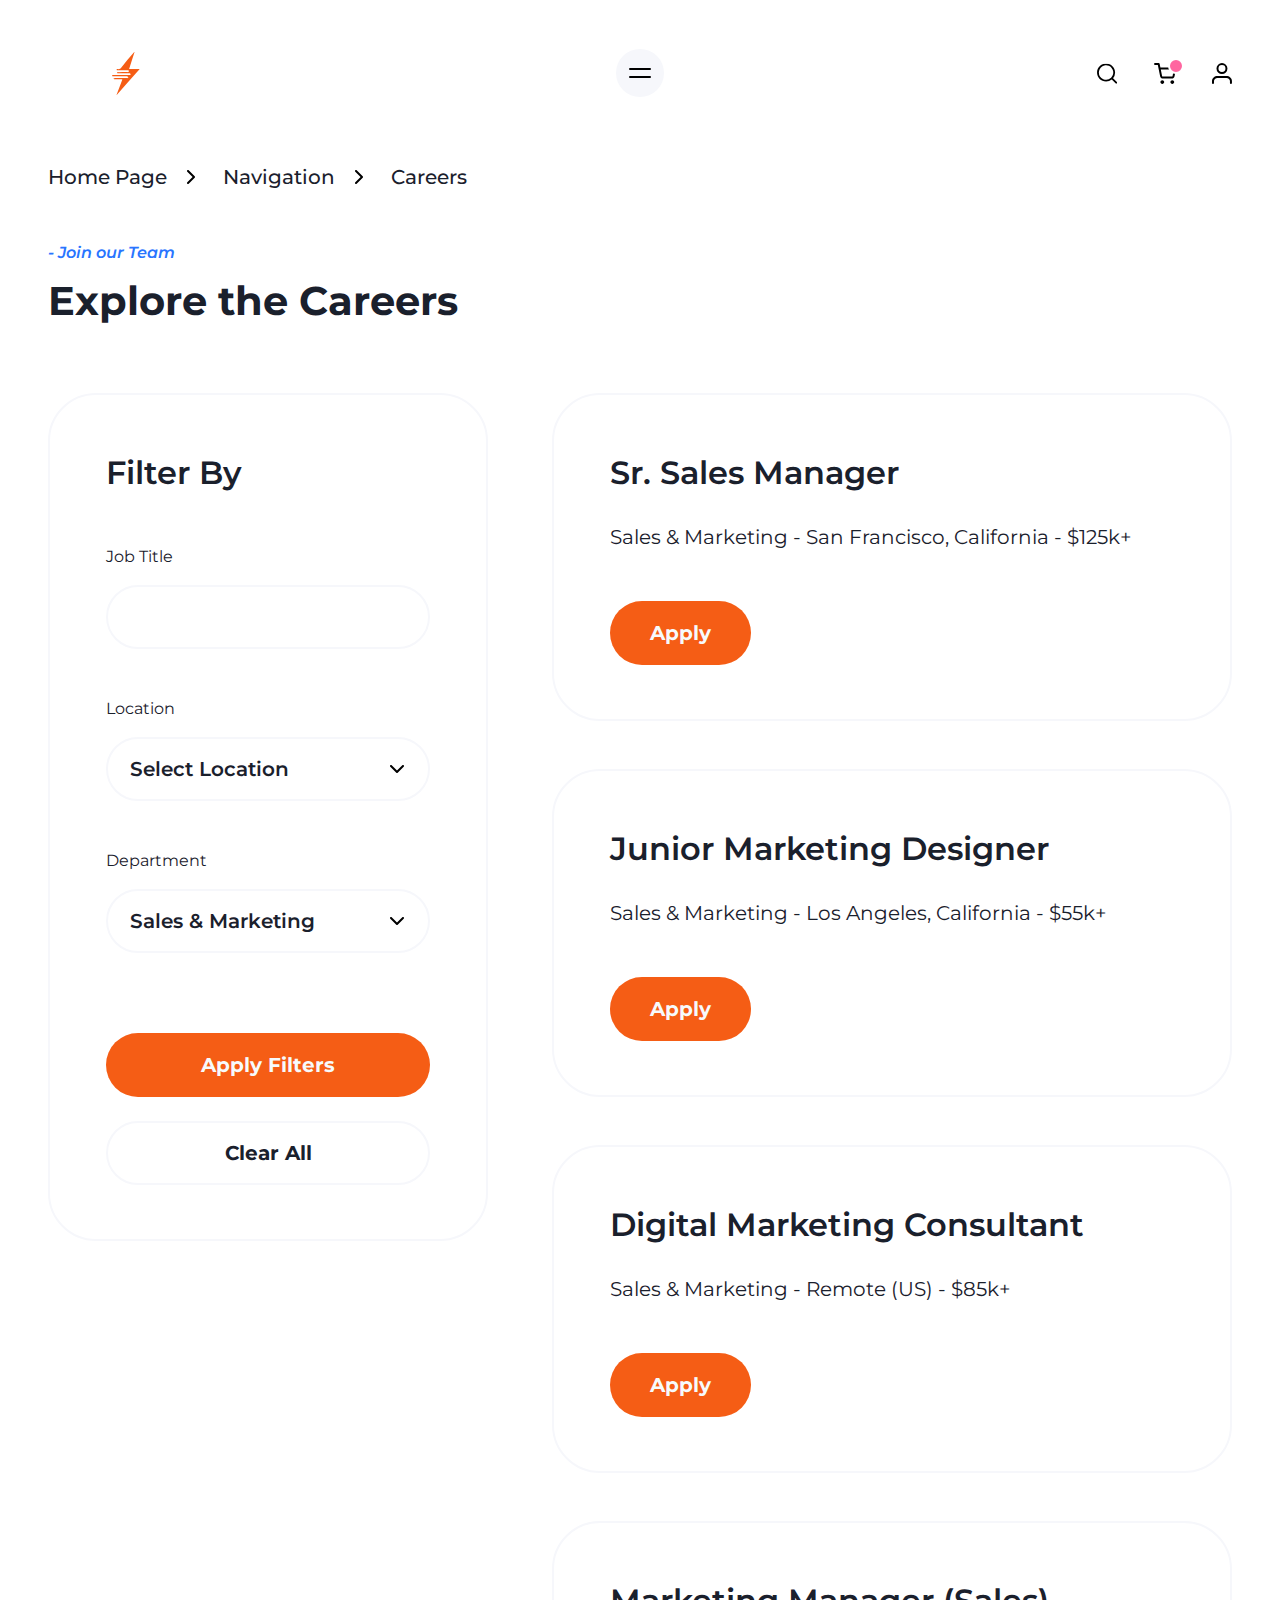
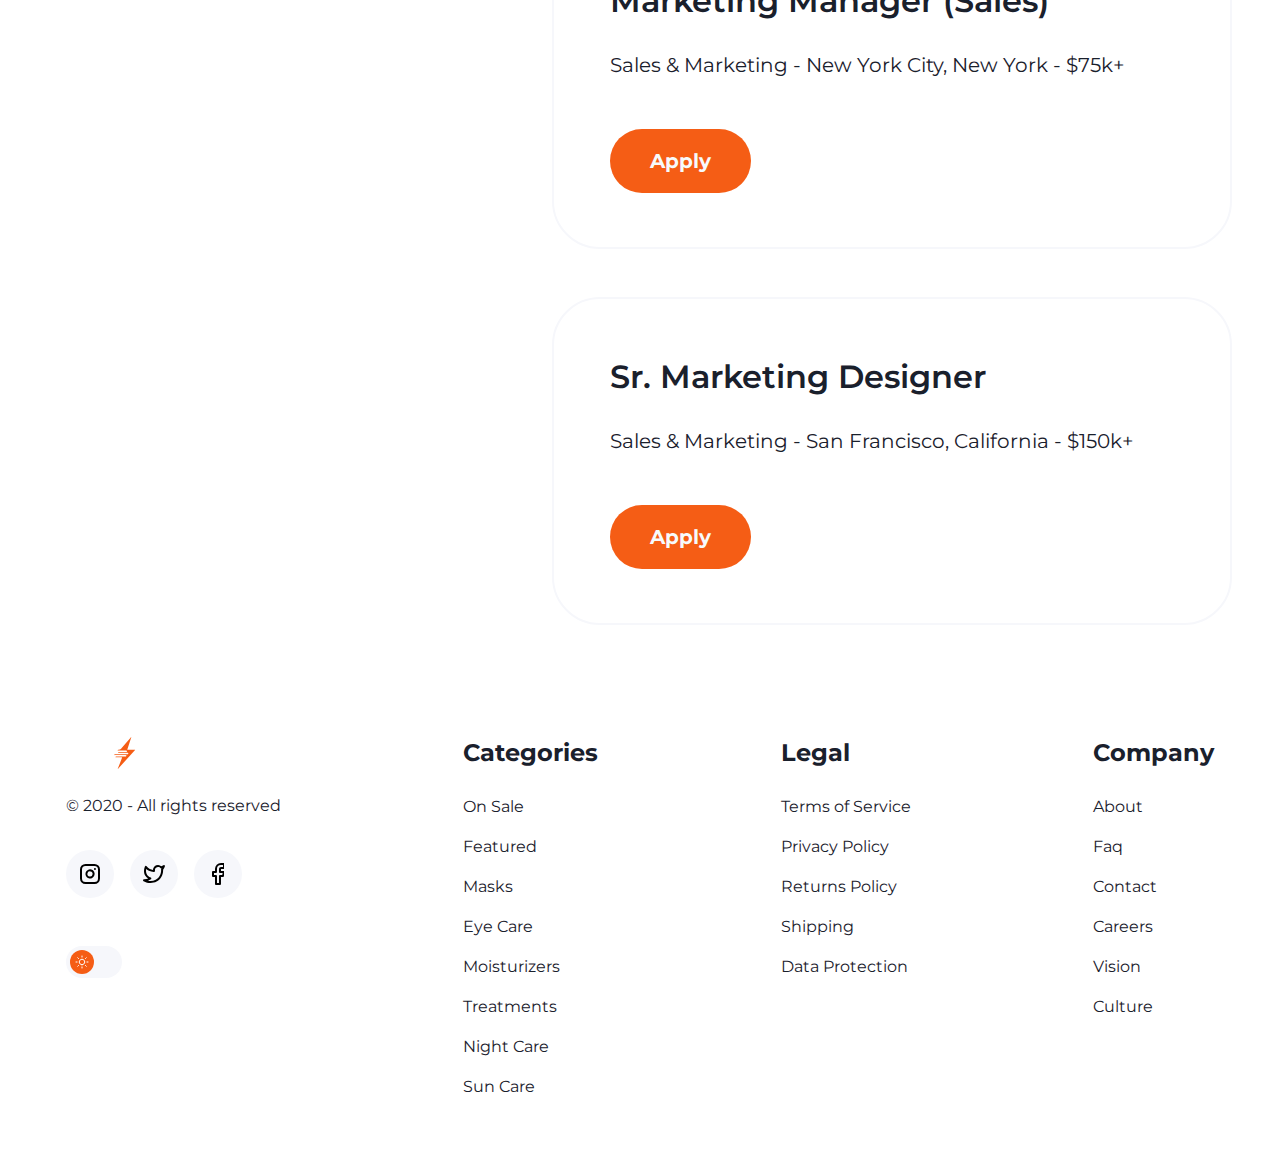
<file: careers-page.html>
<!DOCTYPE html>
<html lang="en">
  
<!-- Mirrored from ui8-hygge.herokuapp.com/hugge/careers-page.html by HTTrack Website Copier/3.x [XR&CO'2014], Thu, 01 Jun 2023 19:37:59 GMT -->
<!-- Added by HTTrack --><meta http-equiv="content-type" content="text/html;charset=UTF-8" /><!-- /Added by HTTrack -->
<head>
    <meta charset="utf-8">
    <title>Careers Page</title>
    <meta http-equiv="X-UA-Compatible" content="IE=Edge">
    <meta name="viewport" content="width=device-width, initial-scale=1, user-scalable=no">
    <meta name="theme-color" content="#fff">
    <meta name="format-detection" content="telephone=no">
    <link rel="apple-touch-icon" sizes="180x180" href="img/apple-touch-icon.png">
    <link rel="icon" type="image/png" sizes="32x32" href="img/favicon-32x32.png">
    <link rel="icon" type="image/png" sizes="16x16" href="img/favicon-16x16.png">
    <link rel="manifest" href="img/site.html">
    <meta name="msapplication-TileColor" content="#da532c">
    <meta name="Hygge HTML Templates" content="11 production-ready, fully responsive HTML templates for e-Commerce projects">
    <meta name="twitter:card" content="summary">
    <meta name="twitter:site" content="@ui8">
    <meta name="twitter:title" content="Hygge HTML Templates">
    <meta name="twitter:description" content="11 production-ready, fully responsive HTML templates for e-Commerce projects">
    <meta name="twitter:creator" content="@ui8">
    <meta name="twitter:image" content="../../www.example.com/image.html">
    <meta property="og:title" content="Hygge HTML Templates">
    <meta property="og:type" content="Article">
    <meta property="og:url" content="https://ui8.net/ui8/products/hygge-ecommerce">
    <meta property="og:image" content="../../www.example.com/image.html">
    <meta property="og:description" content="Hygge HTML Templates” content=“11 production-ready, fully responsive HTML templates for e-Commerce projects">
    <meta property="og:site_name" content="Hygge">
    <meta property="fb:admins" content="132951670226590">
    <link rel="stylesheet" media="all" href="css/app.css">
    <script>var viewportmeta = document.querySelector('meta[name="viewport"]');
if (viewportmeta) {
  if (screen.width < 375) {
    var newScale = screen.width / 375;
    viewportmeta.content = 'width=375, minimum-scale=' + newScale + ', maximum-scale=1.0, user-scalable=no, initial-scale=' + newScale + '';
  } else {
    viewportmeta.content = 'width=device-width, maximum-scale=1.0, initial-scale=1.0';
  }
}</script>
  </head>
  <body>
    <!-- page-->
    <div class="page">
      <header class="header js-header">
        <div class="header__center center"><button class="header__burger js-header-burger"></button><a class="header__logo" href="index.html"><img class="header__pic header__pic_black-desktop" src="img/logo.svg" alt=""><img class="header__pic header__pic_white-desktop" src="img/logo-white.svg" alt=""><img class="header__pic header__pic_black-mobile" src="img/logo-mobile.svg" alt=""><img class="header__pic header__pic_white-mobile" src="img/logo-mobile-white.svg" alt=""></a>
          <div class="header__control">
            <div class="header__item header__item_hidden">
              <div class="header__search search js-search">
                <div class="search__wrap"><input class="search__input" type="text" placeholder="Eye care products for tired eyes"></div><button class="search__btn js-search-btn"><svg class="icon icon-search">
                    <use xlink:href="img/sprite.svg#icon-search"></use>
                  </svg></button>
              </div>
            </div>
            <div class="header__item"><a class="header__link header__link_cart active" href="cart.html"><svg class="icon icon-cart">
                  <use xlink:href="img/sprite.svg#icon-cart"></use>
                </svg></a>
              <div class="header__body">
                <div class="basket basket_header">
                  <div class="basket__list">
                    <div class="basket__item"><a class="basket__preview" href="#"><img class="basket__pic" src="img/products/product-pic-4.png" alt=""></a>
                      <div class="basket__details"><a class="basket__product" href="#">Eye Mask Gel</a>
                        <div class="basket__price">
                          <div class="basket__old">$127</div>
                          <div class="basket__actual">$180</div>
                        </div>
                      </div><button class="basket__remove"><svg class="icon icon-close">
                          <use xlink:href="img/sprite.svg#icon-close"></use>
                        </svg></button>
                    </div>
                    <div class="basket__item"><a class="basket__preview" href="#"><img class="basket__pic" src="img/products/product-pic-6.png" alt=""></a>
                      <div class="basket__details"><a class="basket__product" href="#">Day Eye Cream</a>
                        <div class="basket__price">
                          <div class="basket__actual">$97</div>
                        </div>
                      </div><button class="basket__remove"><svg class="icon icon-close">
                          <use xlink:href="img/sprite.svg#icon-close"></use>
                        </svg></button>
                    </div>
                  </div>
                  <div class="basket__total">
                    <div class="basket__text">Total:</div>
                    <div class="basket__text">$201</div>
                  </div>
                  <div class="basket__btns"><a class="basket__btn btn btn_green" href="checkout.html">Checkout </a><a class="basket__btn btn btn_border" href="cart.html">Edit Cart</a></div>
                </div>
              </div>
            </div>
            <div class="header__item header__item_hidden"><a class="header__link" href="login.html"><svg class="icon icon-user">
                  <use xlink:href="img/sprite.svg#icon-user"></use>
                </svg></a></div>
          </div>
        </div>
        <div class="header__menu menu js-menu">
          <div class="menu__center center">
            <form class="menu__search search">
              <div class="search__wrap"><input class="search__input" type="text" placeholder="Search"></div><button class="search__btn"><svg class="icon icon-search">
                  <use xlink:href="img/sprite.svg#icon-search"></use>
                </svg></button>
            </form>
            <div class="menu__container">
              <div class="menu__list js-menu-list"><a class="menu__item active" href="index.html">Home</a>
                <div class="menu__item js-menu-item">
                  <div class="menu__head js-menu-head">Categories<svg class="icon icon-arrow-next">
                      <use xlink:href="img/sprite.svg#icon-arrow-next"></use>
                    </svg></div>
                  <div class="menu__body js-menu-body"><button class="menu__close js-menu-close"><svg class="icon icon-close">
                        <use xlink:href="img/sprite.svg#icon-close"></use>
                      </svg></button><button class="menu__back js-menu-back"><svg class="icon icon-arrow-prev">
                        <use xlink:href="img/sprite.svg#icon-arrow-prev"></use>
                      </svg></button>
                    <div class="menu__group"><a class="menu__link" href="category.html">On Sale</a><a class="menu__link" href="category.html">Featured</a><a class="menu__link" href="category.html">Masks</a><a class="menu__link" href="category.html">Eye Care</a><a class="menu__link" href="category.html">Moisturizers</a><a class="menu__link" href="category.html">Treatments</a><a class="menu__link" href="category.html">Night Care</a><a class="menu__link" href="category.html">Sun Care</a></div>
                  </div>
                </div><a class="menu__item" href="#">Blog</a><a class="menu__item" href="about-us.html">About</a><a class="menu__item" href="contacts.html">Contact</a>
              </div>
            </div><a class="menu__btn btn btn_green btn_wide" href="login.html">Login</a>
            <div class="menu__social"><a class="menu__link" href="https://www.instagram.com/ui8net/" target="_blank"><svg class="icon icon-instagram">
                  <use xlink:href="img/sprite.svg#icon-instagram"></use>
                </svg></a><a class="menu__link" href="https://twitter.com/ui8" target="_blank"><svg class="icon icon-twitter">
                  <use xlink:href="img/sprite.svg#icon-twitter"></use>
                </svg></a><a class="menu__link" href="https://www.facebook.com/ui8.net/" target="_blank"><svg class="icon icon-facebook">
                  <use xlink:href="img/sprite.svg#icon-facebook"></use>
                </svg></a></div>
          </div>
        </div>
      </header>
      <div class="breadcrumbs">
        <div class="breadcrumbs__center center">
          <ul class="breadcrumbs__list">
            <li class="breadcrumbs__item"><a class="breadcrumbs__link" href="index.html">Home Page</a></li>
            <li class="breadcrumbs__item"><a class="breadcrumbs__link" href="#">Navigation</a></li>
            <li class="breadcrumbs__item">Careers</li>
          </ul>
        </div>
      </div>
      <div class="work section">
        <div class="work__center center">
          <div class="work__stage stage">- Join our Team</div>
          <h2 class="work__title title title_mb-lg">Explore the Careers</h2>
          <div class="work__row">
            <div class="work__col">
              <div class="filters filters_work js-filters">
                <div class="filters__open js-filters-open">Filter By</div>
                <div class="filters__box js-filters-wrap">
                  <div class="filters__form">
                    <div class="filters__title">Filter By</div>
                    <div class="filters__fieldset">
                      <div class="filters__field field">
                        <div class="field__label">Job Title</div>
                        <div class="field__wrap"><input class="field__input" type="email" name="job"></div>
                      </div>
                      <div class="filters__field field">
                        <div class="field__label">Location</div>
                        <div class="field__wrap"><select class="field__select wide" name="location">
                            <option>Select Location</option>
                            <option>USA</option>
                            <option>Canada</option>
                          </select></div>
                      </div>
                      <div class="filters__field field">
                        <div class="field__label">Department</div>
                        <div class="field__wrap"><select class="field__select wide" name="department">
                            <option>Sales & Marketing</option>
                            <option>Sort By</option>
                            <option>Sort By</option>
                          </select></div>
                      </div>
                    </div>
                    <div class="filters__btns"><button class="filters__btn btn btn_green btn_wide">Apply Filters</button><button class="filters__btn btn btn_border btn_wide">Clear All</button></div>
                  </div>
                </div>
              </div>
            </div>
            <div class="work__col">
              <div class="work__item">
                <div class="work__post">Sr. Sales Manager</div>
                <div class="work__text">Sales & Marketing - San&nbsp;Francisco, California - $125k+</div><button class="work__btn btn btn_green">Apply</button>
              </div>
              <div class="work__item">
                <div class="work__post">Junior Marketing Designer </div>
                <div class="work__text">Sales & Marketing - Los Angeles, California - $55k+</div><button class="work__btn btn btn_green">Apply</button>
              </div>
              <div class="work__item">
                <div class="work__post">Digital Marketing Consultant</div>
                <div class="work__text">Sales & Marketing - Remote (US) - $85k+</div><button class="work__btn btn btn_green">Apply</button>
              </div>
              <div class="work__item">
                <div class="work__post">Marketing Manager (Sales)</div>
                <div class="work__text">Sales & Marketing - New York City, New York - $75k+</div><button class="work__btn btn btn_green">Apply</button>
              </div>
              <div class="work__item">
                <div class="work__post">Sr. Marketing Designer</div>
                <div class="work__text">Sales & Marketing - San&nbsp;Francisco, California - $150k+</div><button class="work__btn btn btn_green">Apply</button>
              </div>
            </div>
          </div>
        </div>
      </div>
      <footer class="footer">
        <div class="footer__center center">
          <div class="footer__row">
            <div class="footer__col"><a class="footer__logo" href="index.html"><img class="footer__pic footer__pic_black-desktop" src="img/logo.svg" alt=""><img class="footer__pic footer__pic_white-desktop" src="img/logo-white.svg" alt=""><img class="footer__pic footer__pic_black-mobile" src="img/logo-mobile.svg" alt=""><img class="footer__pic footer__pic_white-mobile" src="img/logo-mobile-white.svg" alt=""></a>
              <div class="footer__copyright">© 2020 - All rights reserved</div>
              <div class="footer__social social"><a class="social__link" href="https://www.instagram.com/ui8net/" target="_blank"><svg class="icon icon-instagram">
                    <use xlink:href="img/sprite.svg#icon-instagram"></use>
                  </svg></a><a class="social__link" href="https://twitter.com/ui8" target="_blank"><svg class="icon icon-twitter">
                    <use xlink:href="img/sprite.svg#icon-twitter"></use>
                  </svg></a><a class="social__link" href="https://www.facebook.com/ui8.net/" target="_blank"><svg class="icon icon-facebook">
                    <use xlink:href="img/sprite.svg#icon-facebook"></use>
                  </svg></a></div><label class="switch js-switch-bg"><input class="switch__input" type="checkbox" /><span class="switch__in"><span class="switch__tick"><img class="switch__pic switch__pic_moon" src="img/moon.svg" alt="" /><img class="switch__pic switch__pic_sun" src="img/sun.svg" alt="" /></span></span></label>
            </div>
            <div class="footer__col">
              <div class="footer__category">Categories</div>
              <div class="footer__menu"><a class="footer__link" href="category.html">On Sale</a><a class="footer__link" href="category.html">Featured</a><a class="footer__link" href="category.html">Masks</a><a class="footer__link" href="category.html">Eye Care</a><a class="footer__link" href="category.html">Moisturizers</a><a class="footer__link" href="category.html">Treatments</a><a class="footer__link" href="category.html">Night Care</a><a class="footer__link" href="category.html">Sun Care</a></div>
            </div>
            <div class="footer__col">
              <div class="footer__category">Legal</div>
              <div class="footer__menu"><a class="footer__link" href="legal-page.html">Terms of Service</a><a class="footer__link" href="legal-page.html">Privacy Policy</a><a class="footer__link" href="legal-page.html">Returns Policy</a><a class="footer__link" href="legal-page.html">Shipping</a><a class="footer__link" href="legal-page.html">Data Protection</a></div>
            </div>
            <div class="footer__col">
              <div class="footer__category">Company</div>
              <div class="footer__menu"><a class="footer__link" href="about-us.html">About</a><a class="footer__link" href="faq.html">Faq</a><a class="footer__link" href="contacts.html">Contact</a><a class="footer__link" href="careers-page.html">Careers</a><a class="footer__link" href="#">Vision</a><a class="footer__link" href="#">Culture</a></div>
            </div>
          </div>
        </div>
      </footer>
    </div><!-- scripts-->
    <script src="js/app.js"></script>
    <script src="js/common.js"></script>
  </body>

<!-- Mirrored from ui8-hygge.herokuapp.com/hugge/careers-page.html by HTTrack Website Copier/3.x [XR&CO'2014], Thu, 01 Jun 2023 19:37:59 GMT -->
</html>
</file>
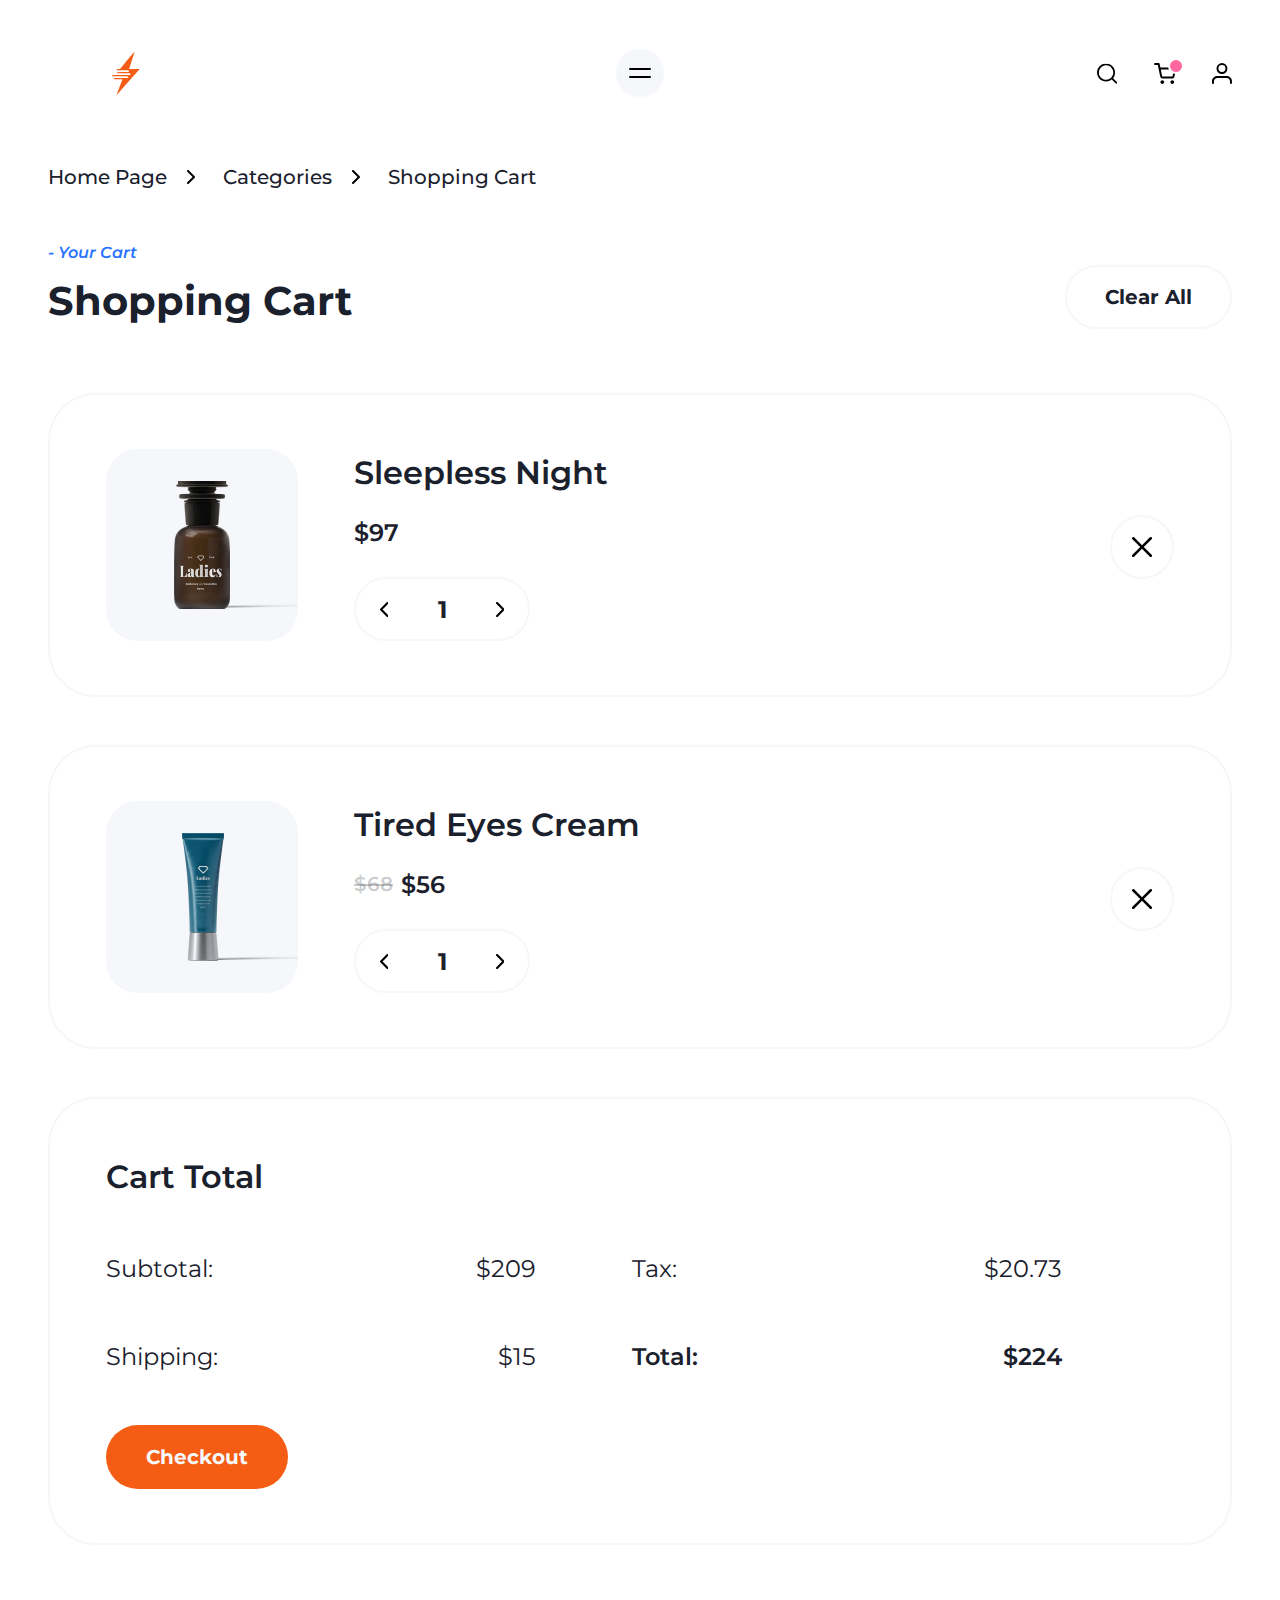
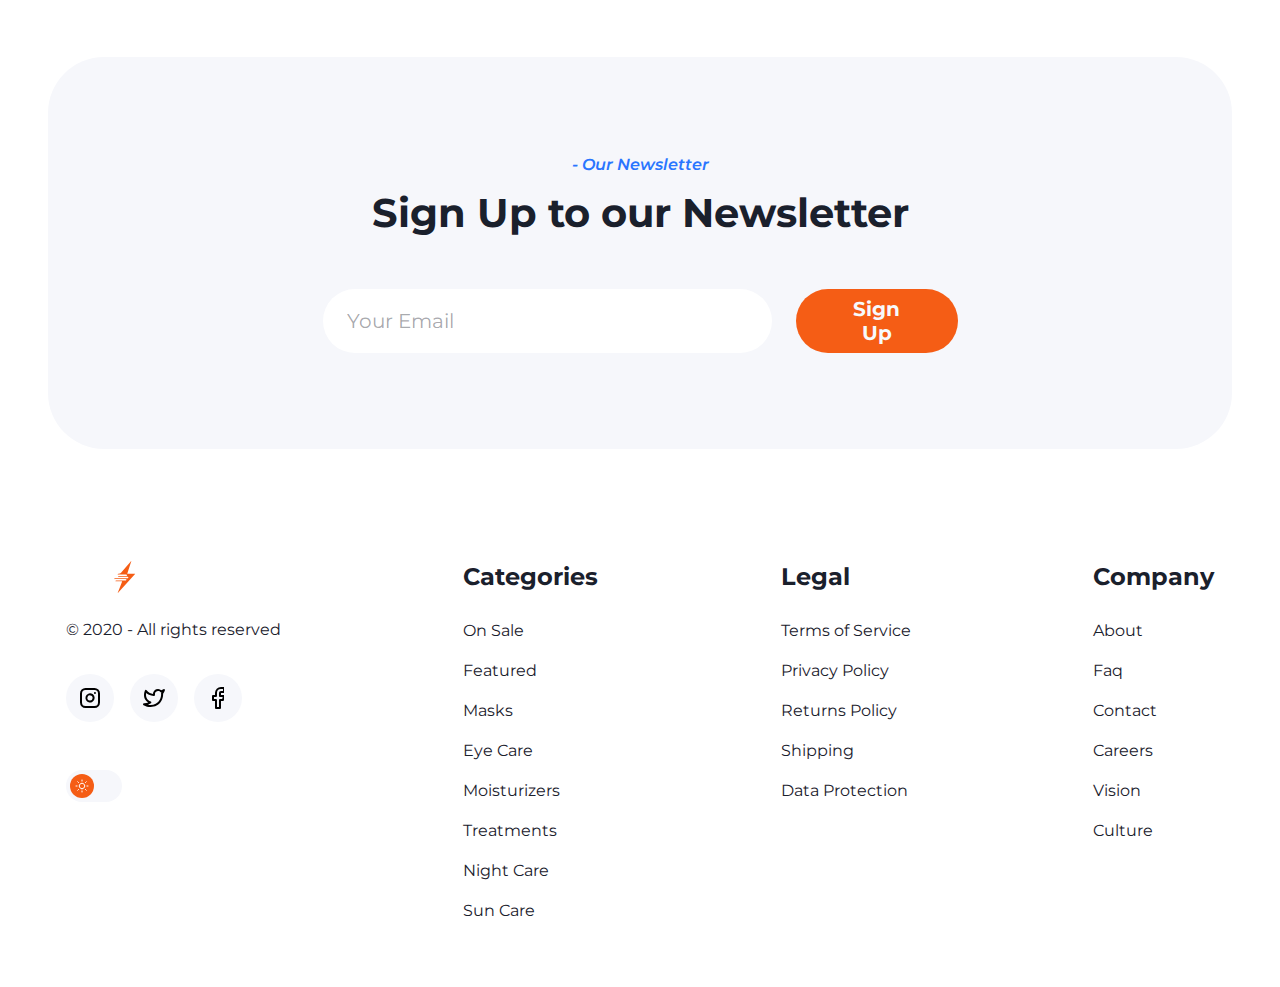
<file: cart.html>
<!DOCTYPE html>
<html lang="en">
  
<!-- Mirrored from ui8-hygge.herokuapp.com/hugge/cart.html by HTTrack Website Copier/3.x [XR&CO'2014], Thu, 01 Jun 2023 19:37:59 GMT -->
<!-- Added by HTTrack --><meta http-equiv="content-type" content="text/html;charset=UTF-8" /><!-- /Added by HTTrack -->
<head>
    <meta charset="utf-8">
    <title>Cart</title>
    <meta http-equiv="X-UA-Compatible" content="IE=Edge">
    <meta name="viewport" content="width=device-width, initial-scale=1, user-scalable=no">
    <meta name="theme-color" content="#fff">
    <meta name="format-detection" content="telephone=no">
    <link rel="apple-touch-icon" sizes="180x180" href="img/apple-touch-icon.png">
    <link rel="icon" type="image/png" sizes="32x32" href="img/favicon-32x32.png">
    <link rel="icon" type="image/png" sizes="16x16" href="img/favicon-16x16.png">
    <link rel="manifest" href="img/site.html">
    <meta name="msapplication-TileColor" content="#da532c">
    <meta name="Hygge HTML Templates" content="11 production-ready, fully responsive HTML templates for e-Commerce projects">
    <meta name="twitter:card" content="summary">
    <meta name="twitter:site" content="@ui8">
    <meta name="twitter:title" content="Hygge HTML Templates">
    <meta name="twitter:description" content="11 production-ready, fully responsive HTML templates for e-Commerce projects">
    <meta name="twitter:creator" content="@ui8">
    <meta name="twitter:image" content="../../www.example.com/image.html">
    <meta property="og:title" content="Hygge HTML Templates">
    <meta property="og:type" content="Article">
    <meta property="og:url" content="https://ui8.net/ui8/products/hygge-ecommerce">
    <meta property="og:image" content="../../www.example.com/image.html">
    <meta property="og:description" content="Hygge HTML Templates” content=“11 production-ready, fully responsive HTML templates for e-Commerce projects">
    <meta property="og:site_name" content="Hygge">
    <meta property="fb:admins" content="132951670226590">
    <link rel="stylesheet" media="all" href="css/app.css">
    <script>var viewportmeta = document.querySelector('meta[name="viewport"]');
if (viewportmeta) {
  if (screen.width < 375) {
    var newScale = screen.width / 375;
    viewportmeta.content = 'width=375, minimum-scale=' + newScale + ', maximum-scale=1.0, user-scalable=no, initial-scale=' + newScale + '';
  } else {
    viewportmeta.content = 'width=device-width, maximum-scale=1.0, initial-scale=1.0';
  }
}</script>
  </head>
  <body>
    <!-- page-->
    <div class="page">
      <header class="header js-header">
        <div class="header__center center"><button class="header__burger js-header-burger"></button><a class="header__logo" href="index.html"><img class="header__pic header__pic_black-desktop" src="img/logo.svg" alt=""><img class="header__pic header__pic_white-desktop" src="img/logo-white.svg" alt=""><img class="header__pic header__pic_black-mobile" src="img/logo-mobile.svg" alt=""><img class="header__pic header__pic_white-mobile" src="img/logo-mobile-white.svg" alt=""></a>
          <div class="header__control">
            <div class="header__item header__item_hidden">
              <div class="header__search search js-search">
                <div class="search__wrap"><input class="search__input" type="text" placeholder="Eye care products for tired eyes"></div><button class="search__btn js-search-btn"><svg class="icon icon-search">
                    <use xlink:href="img/sprite.svg#icon-search"></use>
                  </svg></button>
              </div>
            </div>
            <div class="header__item"><a class="header__link header__link_cart active" href="cart.html"><svg class="icon icon-cart">
                  <use xlink:href="img/sprite.svg#icon-cart"></use>
                </svg></a>
              <div class="header__body">
                <div class="basket basket_header">
                  <div class="basket__list">
                    <div class="basket__item"><a class="basket__preview" href="#"><img class="basket__pic" src="img/products/product-pic-4.png" alt=""></a>
                      <div class="basket__details"><a class="basket__product" href="#">Eye Mask Gel</a>
                        <div class="basket__price">
                          <div class="basket__old">$127</div>
                          <div class="basket__actual">$180</div>
                        </div>
                      </div><button class="basket__remove"><svg class="icon icon-close">
                          <use xlink:href="img/sprite.svg#icon-close"></use>
                        </svg></button>
                    </div>
                    <div class="basket__item"><a class="basket__preview" href="#"><img class="basket__pic" src="img/products/product-pic-6.png" alt=""></a>
                      <div class="basket__details"><a class="basket__product" href="#">Day Eye Cream</a>
                        <div class="basket__price">
                          <div class="basket__actual">$97</div>
                        </div>
                      </div><button class="basket__remove"><svg class="icon icon-close">
                          <use xlink:href="img/sprite.svg#icon-close"></use>
                        </svg></button>
                    </div>
                  </div>
                  <div class="basket__total">
                    <div class="basket__text">Total:</div>
                    <div class="basket__text">$201</div>
                  </div>
                  <div class="basket__btns"><a class="basket__btn btn btn_green" href="checkout.html">Checkout </a><a class="basket__btn btn btn_border" href="cart.html">Edit Cart</a></div>
                </div>
              </div>
            </div>
            <div class="header__item header__item_hidden"><a class="header__link" href="login.html"><svg class="icon icon-user">
                  <use xlink:href="img/sprite.svg#icon-user"></use>
                </svg></a></div>
          </div>
        </div>
        <div class="header__menu menu js-menu">
          <div class="menu__center center">
            <form class="menu__search search">
              <div class="search__wrap"><input class="search__input" type="text" placeholder="Search"></div><button class="search__btn"><svg class="icon icon-search">
                  <use xlink:href="img/sprite.svg#icon-search"></use>
                </svg></button>
            </form>
            <div class="menu__container">
              <div class="menu__list js-menu-list"><a class="menu__item active" href="index.html">Home</a>
                <div class="menu__item js-menu-item">
                  <div class="menu__head js-menu-head">Categories<svg class="icon icon-arrow-next">
                      <use xlink:href="img/sprite.svg#icon-arrow-next"></use>
                    </svg></div>
                  <div class="menu__body js-menu-body"><button class="menu__close js-menu-close"><svg class="icon icon-close">
                        <use xlink:href="img/sprite.svg#icon-close"></use>
                      </svg></button><button class="menu__back js-menu-back"><svg class="icon icon-arrow-prev">
                        <use xlink:href="img/sprite.svg#icon-arrow-prev"></use>
                      </svg></button>
                    <div class="menu__group"><a class="menu__link" href="category.html">On Sale</a><a class="menu__link" href="category.html">Featured</a><a class="menu__link" href="category.html">Masks</a><a class="menu__link" href="category.html">Eye Care</a><a class="menu__link" href="category.html">Moisturizers</a><a class="menu__link" href="category.html">Treatments</a><a class="menu__link" href="category.html">Night Care</a><a class="menu__link" href="category.html">Sun Care</a></div>
                  </div>
                </div><a class="menu__item" href="#">Blog</a><a class="menu__item" href="about-us.html">About</a><a class="menu__item" href="contacts.html">Contact</a>
              </div>
            </div><a class="menu__btn btn btn_green btn_wide" href="login.html">Login</a>
            <div class="menu__social"><a class="menu__link" href="https://www.instagram.com/ui8net/" target="_blank"><svg class="icon icon-instagram">
                  <use xlink:href="img/sprite.svg#icon-instagram"></use>
                </svg></a><a class="menu__link" href="https://twitter.com/ui8" target="_blank"><svg class="icon icon-twitter">
                  <use xlink:href="img/sprite.svg#icon-twitter"></use>
                </svg></a><a class="menu__link" href="https://www.facebook.com/ui8.net/" target="_blank"><svg class="icon icon-facebook">
                  <use xlink:href="img/sprite.svg#icon-facebook"></use>
                </svg></a></div>
          </div>
        </div>
      </header>
      <div class="breadcrumbs">
        <div class="breadcrumbs__center center">
          <ul class="breadcrumbs__list">
            <li class="breadcrumbs__item"><a class="breadcrumbs__link" href="index.html">Home Page</a></li>
            <li class="breadcrumbs__item"><a class="breadcrumbs__link" href="category.html">Categories</a></li>
            <li class="breadcrumbs__item">Shopping Cart</li>
          </ul>
        </div>
      </div>
      <div class="cart section">
        <div class="cart__center center">
          <div class="cart__head">
            <div class="cart__box">
              <div class="cart__stage stage">- Your Cart</div>
              <h2 class="cart__title title">Shopping Cart</h2>
            </div><button class="cart__btn btn btn_border">Clear All</button>
          </div>
          <div class="cart__row">
            <div class="cart__col">
              <div class="cart__list">
                <div class="cart__item"><a class="cart__preview" href="#"><img class="cart__pic" src="img/products/product-pic-4.png" alt=""></a>
                  <div class="cart__details"><a class="cart__product" href="#">Sleepless Night</a>
                    <div class="cart__price">
                      <div class="cart__actual">$97</div>
                    </div>
                    <div class="cart__control">
                      <div class="cart__counter counter js-counter"><button class="counter__btn counter__btn_minus js-counter-minus" type="button"><svg class="icon icon-arrow-prev">
                            <use xlink:href="img/sprite.svg#icon-arrow-prev"></use>
                          </svg></button><input class="counter__input js-counter-input" type="text" value="1" size="3"><button class="counter__btn counter__btn_plus js-counter-plus" type="button"><svg class="icon icon-arrow-next">
                            <use xlink:href="img/sprite.svg#icon-arrow-next"></use>
                          </svg></button></div><button class="cart__remove"><svg class="icon icon-close">
                          <use xlink:href="img/sprite.svg#icon-close"></use>
                        </svg></button>
                    </div>
                  </div>
                </div>
                <div class="cart__item"><a class="cart__preview" href="#"><img class="cart__pic" src="img/products/product-pic-2.png" alt=""></a>
                  <div class="cart__details"><a class="cart__product" href="#">Tired Eyes Cream</a>
                    <div class="cart__price">
                      <div class="cart__old">$68</div>
                      <div class="cart__actual">$56</div>
                    </div>
                    <div class="cart__control">
                      <div class="cart__counter counter js-counter"><button class="counter__btn counter__btn_minus js-counter-minus" type="button"><svg class="icon icon-arrow-prev">
                            <use xlink:href="img/sprite.svg#icon-arrow-prev"></use>
                          </svg></button><input class="counter__input js-counter-input" type="text" value="1" size="3"><button class="counter__btn counter__btn_plus js-counter-plus" type="button"><svg class="icon icon-arrow-next">
                            <use xlink:href="img/sprite.svg#icon-arrow-next"></use>
                          </svg></button></div><button class="cart__remove"><svg class="icon icon-close">
                          <use xlink:href="img/sprite.svg#icon-close"></use>
                        </svg></button>
                    </div>
                  </div>
                </div>
              </div>
            </div>
            <div class="cart__col">
              <div class="cart__receipt">
                <div class="cart__category">Cart Total</div>
                <div class="cart__wrap">
                  <div class="cart__line">
                    <div class="cart__text">Subtotal:</div>
                    <div class="cart__text">$209</div>
                  </div>
                  <div class="cart__line">
                    <div class="cart__text">Tax:</div>
                    <div class="cart__text">$20.73</div>
                  </div>
                  <div class="cart__line">
                    <div class="cart__text">Shipping:</div>
                    <div class="cart__text">$15</div>
                  </div>
                  <div class="cart__line cart__line_total">
                    <div class="cart__text">Total:</div>
                    <div class="cart__text">$224</div>
                  </div>
                </div><a class="cart__btn btn btn_green btn_wide" href="checkout.html">Checkout</a>
              </div>
            </div>
          </div>
        </div>
      </div>
      <div class="newsletter section">
        <div class="newsletter__center center">
          <div class="newsletter__container">
            <div class="newsletter__stage stage">- Our Newsletter</div>
            <h2 class="newsletter__title title title_mb-md">Sign Up to our Newsletter</h2>
            <form class="newsletter__form">
              <div class="newsletter__field field">
                <div class="field__wrap"><input class="field__input" type="text" placeholder="Your Email" /></div>
              </div>
              <div class="newsletter__btns"><button class="newsletter__btn btn btn_green btn_wide" type="submit">Sign Up</button></div>
            </form>
          </div>
        </div>
      </div>
      <footer class="footer">
        <div class="footer__center center">
          <div class="footer__row">
            <div class="footer__col"><a class="footer__logo" href="index.html"><img class="footer__pic footer__pic_black-desktop" src="img/logo.svg" alt=""><img class="footer__pic footer__pic_white-desktop" src="img/logo-white.svg" alt=""><img class="footer__pic footer__pic_black-mobile" src="img/logo-mobile.svg" alt=""><img class="footer__pic footer__pic_white-mobile" src="img/logo-mobile-white.svg" alt=""></a>
              <div class="footer__copyright">© 2020 - All rights reserved</div>
              <div class="footer__social social"><a class="social__link" href="https://www.instagram.com/ui8net/" target="_blank"><svg class="icon icon-instagram">
                    <use xlink:href="img/sprite.svg#icon-instagram"></use>
                  </svg></a><a class="social__link" href="https://twitter.com/ui8" target="_blank"><svg class="icon icon-twitter">
                    <use xlink:href="img/sprite.svg#icon-twitter"></use>
                  </svg></a><a class="social__link" href="https://www.facebook.com/ui8.net/" target="_blank"><svg class="icon icon-facebook">
                    <use xlink:href="img/sprite.svg#icon-facebook"></use>
                  </svg></a></div><label class="switch js-switch-bg"><input class="switch__input" type="checkbox" /><span class="switch__in"><span class="switch__tick"><img class="switch__pic switch__pic_moon" src="img/moon.svg" alt="" /><img class="switch__pic switch__pic_sun" src="img/sun.svg" alt="" /></span></span></label>
            </div>
            <div class="footer__col">
              <div class="footer__category">Categories</div>
              <div class="footer__menu"><a class="footer__link" href="category.html">On Sale</a><a class="footer__link" href="category.html">Featured</a><a class="footer__link" href="category.html">Masks</a><a class="footer__link" href="category.html">Eye Care</a><a class="footer__link" href="category.html">Moisturizers</a><a class="footer__link" href="category.html">Treatments</a><a class="footer__link" href="category.html">Night Care</a><a class="footer__link" href="category.html">Sun Care</a></div>
            </div>
            <div class="footer__col">
              <div class="footer__category">Legal</div>
              <div class="footer__menu"><a class="footer__link" href="legal-page.html">Terms of Service</a><a class="footer__link" href="legal-page.html">Privacy Policy</a><a class="footer__link" href="legal-page.html">Returns Policy</a><a class="footer__link" href="legal-page.html">Shipping</a><a class="footer__link" href="legal-page.html">Data Protection</a></div>
            </div>
            <div class="footer__col">
              <div class="footer__category">Company</div>
              <div class="footer__menu"><a class="footer__link" href="about-us.html">About</a><a class="footer__link" href="faq.html">Faq</a><a class="footer__link" href="contacts.html">Contact</a><a class="footer__link" href="careers-page.html">Careers</a><a class="footer__link" href="#">Vision</a><a class="footer__link" href="#">Culture</a></div>
            </div>
          </div>
        </div>
      </footer>
    </div><!-- scripts-->
    <script src="js/app.js"></script>
    <script src="js/common.js"></script>
  </body>

<!-- Mirrored from ui8-hygge.herokuapp.com/hugge/cart.html by HTTrack Website Copier/3.x [XR&CO'2014], Thu, 01 Jun 2023 19:37:59 GMT -->
</html>
</file>
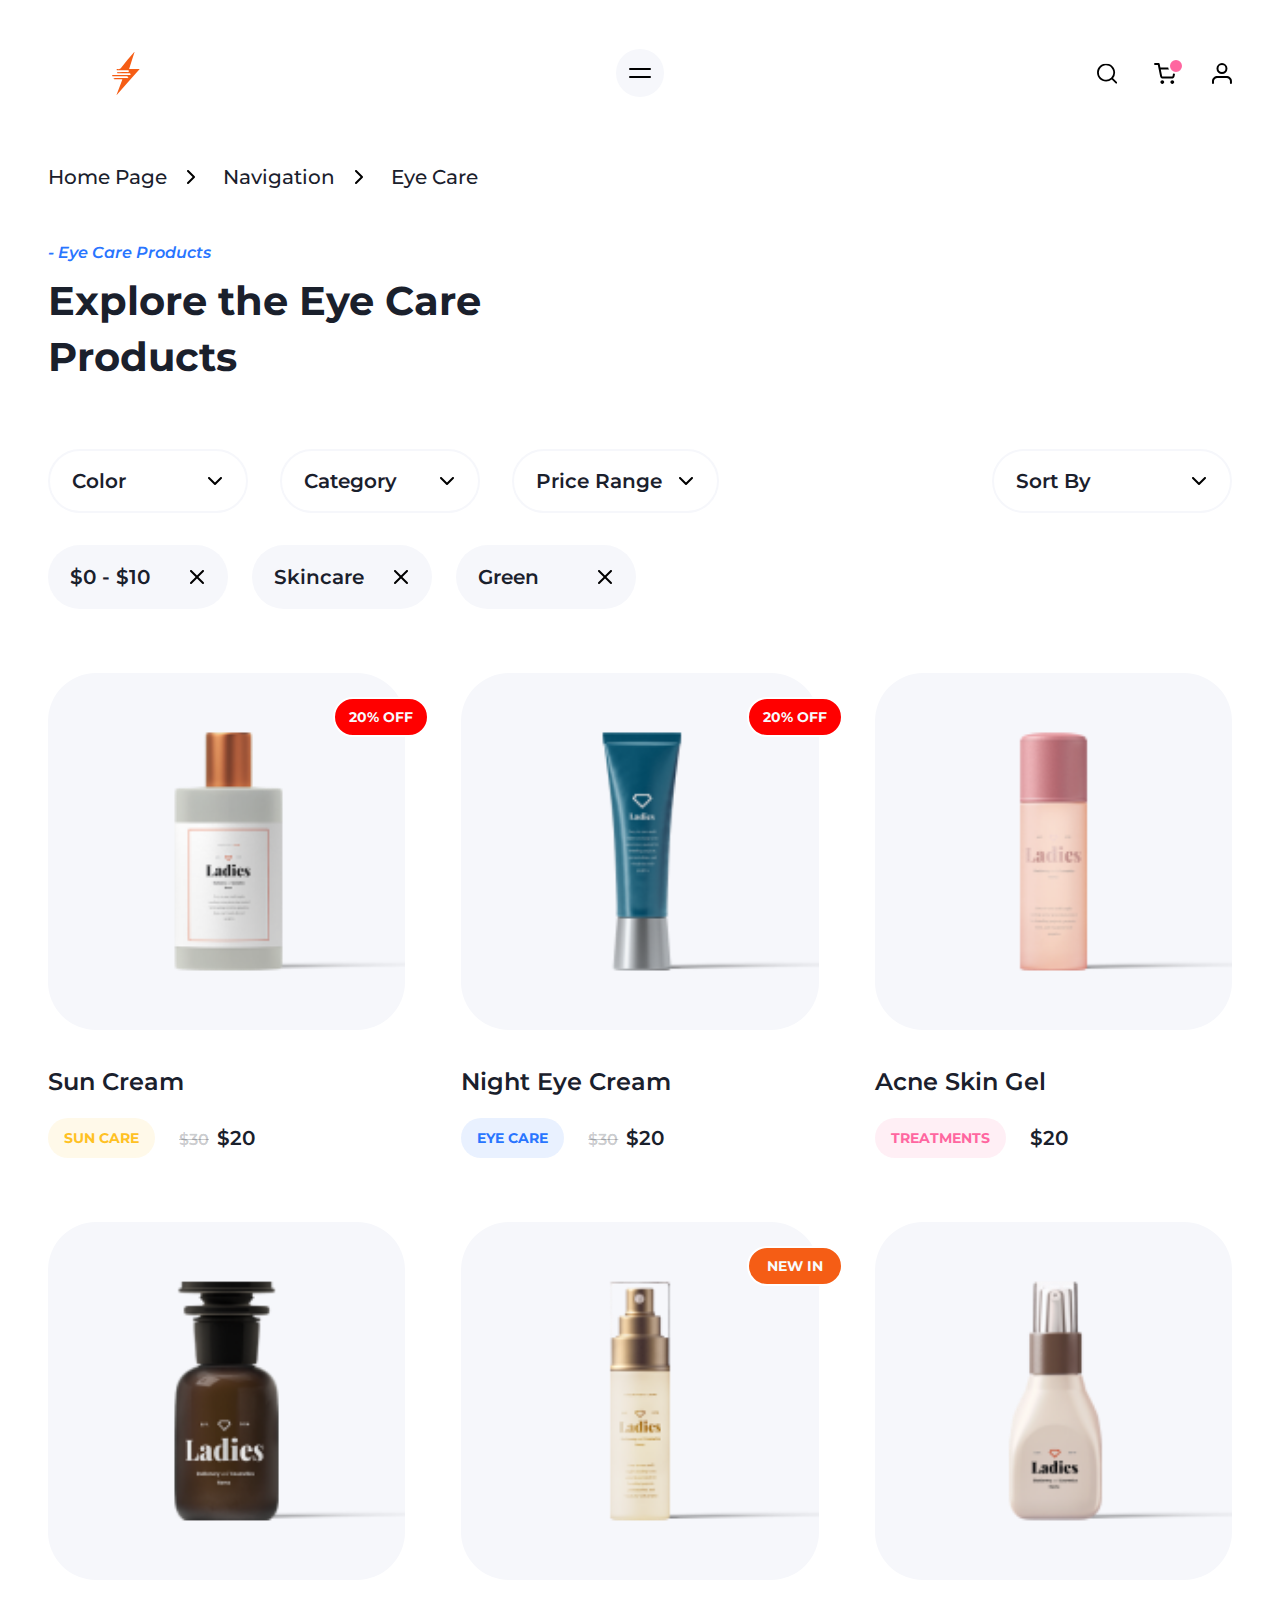
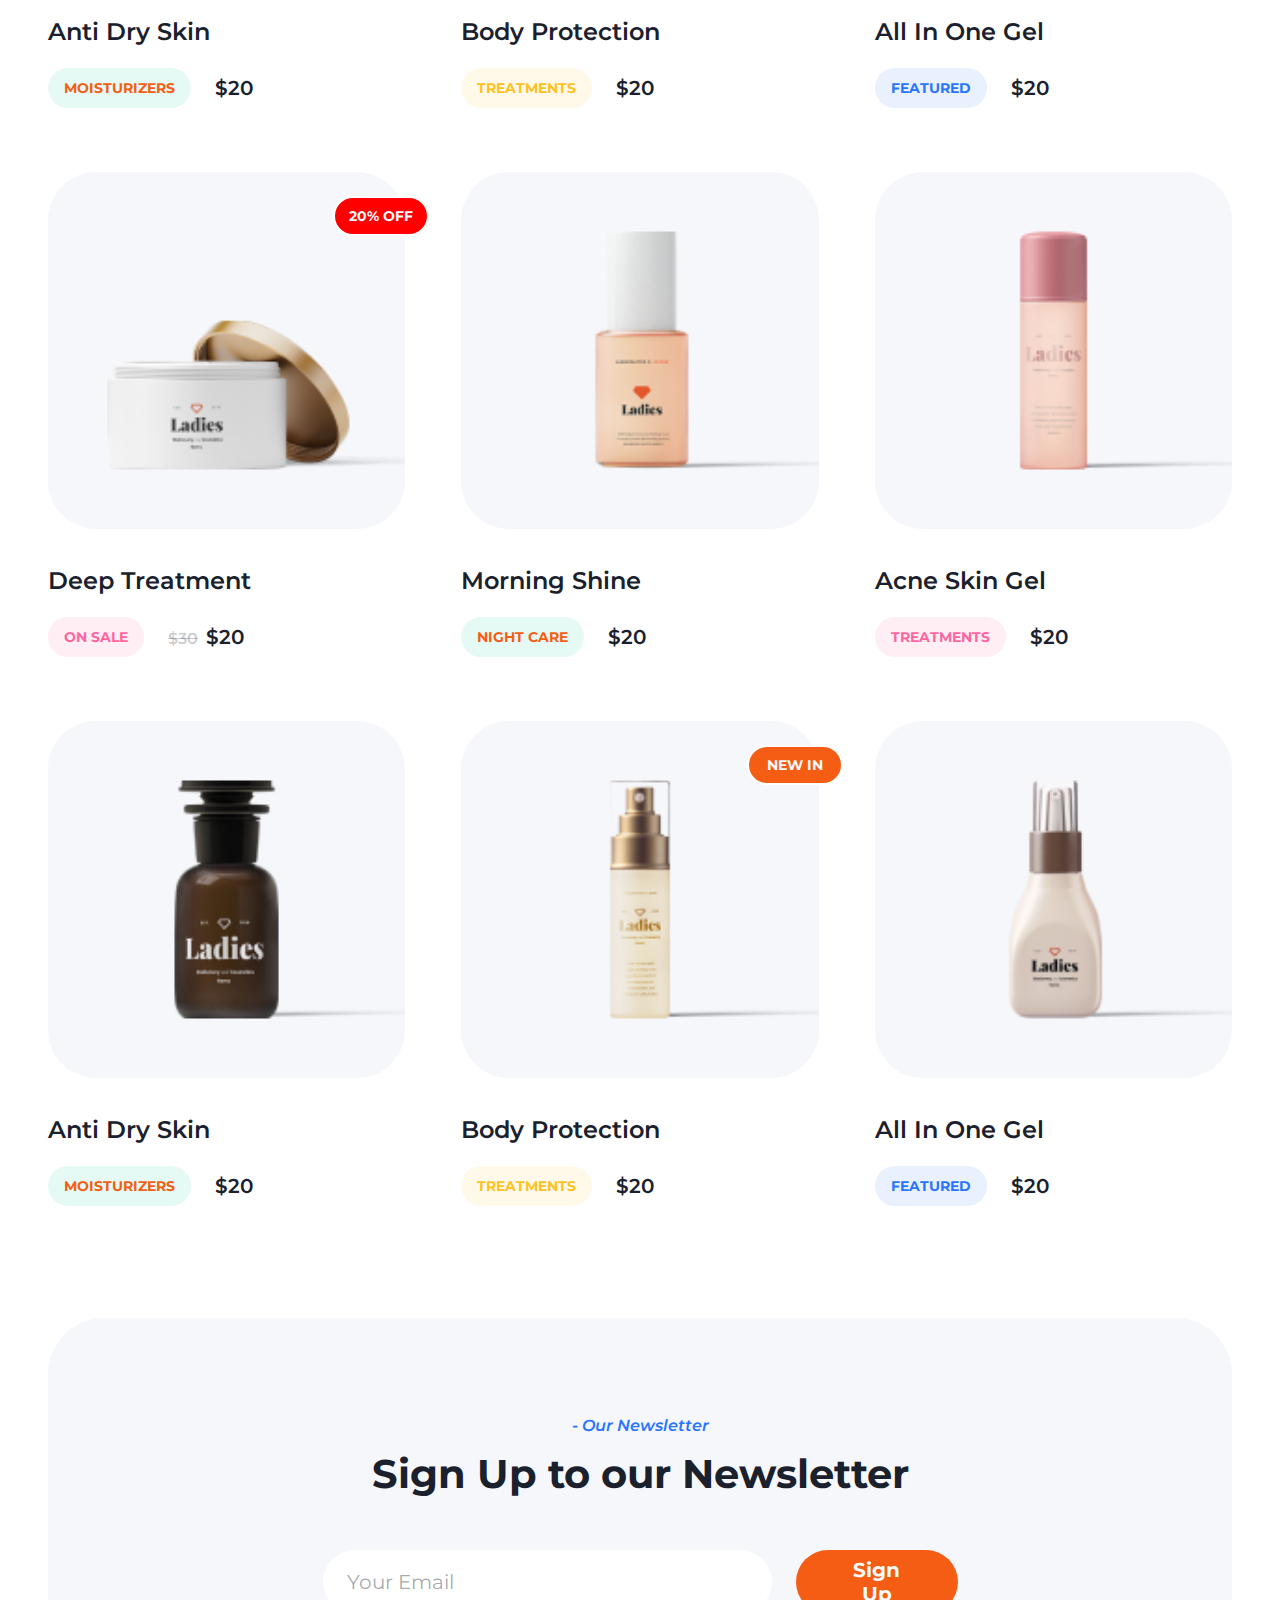
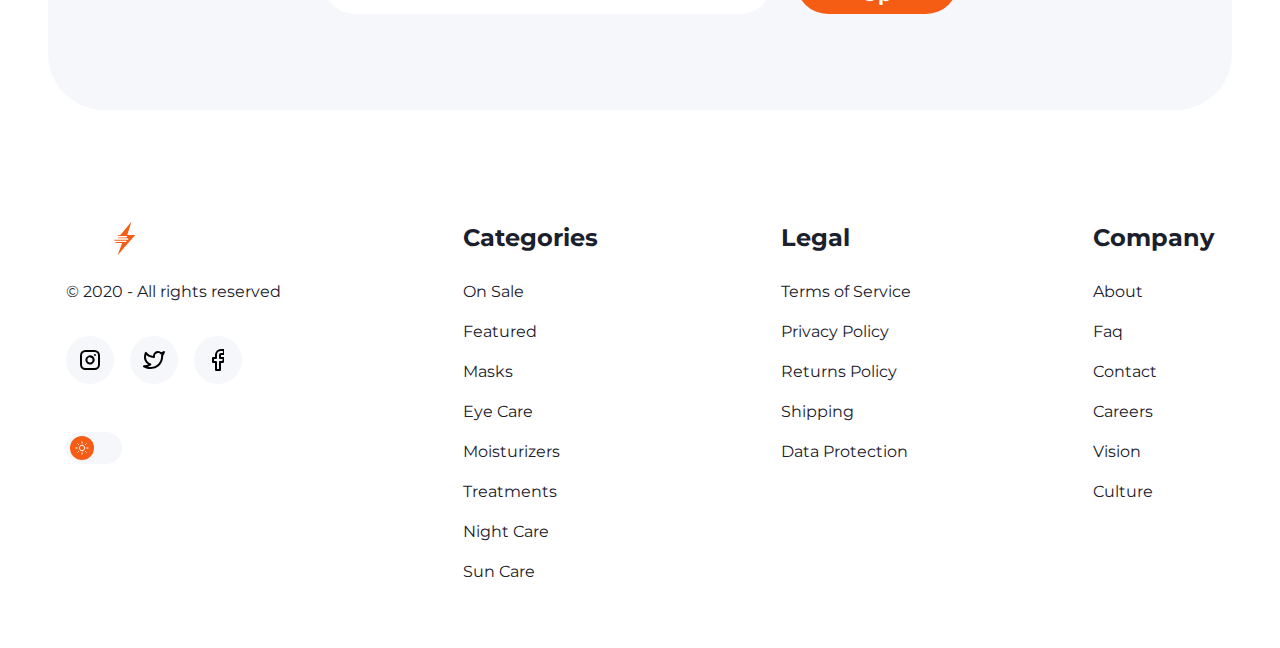
<file: category.html>
<!DOCTYPE html>
<html lang="en">
  
<!-- Mirrored from ui8-hygge.herokuapp.com/hugge/category.html by HTTrack Website Copier/3.x [XR&CO'2014], Thu, 01 Jun 2023 19:37:56 GMT -->
<!-- Added by HTTrack --><meta http-equiv="content-type" content="text/html;charset=UTF-8" /><!-- /Added by HTTrack -->
<head>
    <meta charset="utf-8">
    <title>Category</title>
    <meta http-equiv="X-UA-Compatible" content="IE=Edge">
    <meta name="viewport" content="width=device-width, initial-scale=1, user-scalable=no">
    <meta name="theme-color" content="#fff">
    <meta name="format-detection" content="telephone=no">
    <link rel="apple-touch-icon" sizes="180x180" href="img/apple-touch-icon.png">
    <link rel="icon" type="image/png" sizes="32x32" href="img/favicon-32x32.png">
    <link rel="icon" type="image/png" sizes="16x16" href="img/favicon-16x16.png">
    <link rel="manifest" href="img/site.html">
    <meta name="msapplication-TileColor" content="#da532c">
    <meta name="Hygge HTML Templates" content="11 production-ready, fully responsive HTML templates for e-Commerce projects">
    <meta name="twitter:card" content="summary">
    <meta name="twitter:site" content="@ui8">
    <meta name="twitter:title" content="Hygge HTML Templates">
    <meta name="twitter:description" content="11 production-ready, fully responsive HTML templates for e-Commerce projects">
    <meta name="twitter:creator" content="@ui8">
    <meta name="twitter:image" content="../../www.example.com/image.html">
    <meta property="og:title" content="Hygge HTML Templates">
    <meta property="og:type" content="Article">
    <meta property="og:url" content="https://ui8.net/ui8/products/hygge-ecommerce">
    <meta property="og:image" content="../../www.example.com/image.html">
    <meta property="og:description" content="Hygge HTML Templates” content=“11 production-ready, fully responsive HTML templates for e-Commerce projects">
    <meta property="og:site_name" content="Hygge">
    <meta property="fb:admins" content="132951670226590">
    <link rel="stylesheet" media="all" href="css/app.css">
    <script>var viewportmeta = document.querySelector('meta[name="viewport"]');
if (viewportmeta) {
  if (screen.width < 375) {
    var newScale = screen.width / 375;
    viewportmeta.content = 'width=375, minimum-scale=' + newScale + ', maximum-scale=1.0, user-scalable=no, initial-scale=' + newScale + '';
  } else {
    viewportmeta.content = 'width=device-width, maximum-scale=1.0, initial-scale=1.0';
  }
}</script>
  </head>
  <body>
    <!-- page-->
    <div class="page">
      <header class="header js-header">
        <div class="header__center center"><button class="header__burger js-header-burger"></button><a class="header__logo" href="index.html"><img class="header__pic header__pic_black-desktop" src="img/logo.svg" alt=""><img class="header__pic header__pic_white-desktop" src="img/logo-white.svg" alt=""><img class="header__pic header__pic_black-mobile" src="img/logo-mobile.svg" alt=""><img class="header__pic header__pic_white-mobile" src="img/logo-mobile-white.svg" alt=""></a>
          <div class="header__control">
            <div class="header__item header__item_hidden">
              <div class="header__search search js-search">
                <div class="search__wrap"><input class="search__input" type="text" placeholder="Eye care products for tired eyes"></div><button class="search__btn js-search-btn"><svg class="icon icon-search">
                    <use xlink:href="img/sprite.svg#icon-search"></use>
                  </svg></button>
              </div>
            </div>
            <div class="header__item"><a class="header__link header__link_cart active" href="cart.html"><svg class="icon icon-cart">
                  <use xlink:href="img/sprite.svg#icon-cart"></use>
                </svg></a>
              <div class="header__body">
                <div class="basket basket_header">
                  <div class="basket__list">
                    <div class="basket__item"><a class="basket__preview" href="#"><img class="basket__pic" src="img/products/product-pic-4.png" alt=""></a>
                      <div class="basket__details"><a class="basket__product" href="#">Eye Mask Gel</a>
                        <div class="basket__price">
                          <div class="basket__old">$127</div>
                          <div class="basket__actual">$180</div>
                        </div>
                      </div><button class="basket__remove"><svg class="icon icon-close">
                          <use xlink:href="img/sprite.svg#icon-close"></use>
                        </svg></button>
                    </div>
                    <div class="basket__item"><a class="basket__preview" href="#"><img class="basket__pic" src="img/products/product-pic-6.png" alt=""></a>
                      <div class="basket__details"><a class="basket__product" href="#">Day Eye Cream</a>
                        <div class="basket__price">
                          <div class="basket__actual">$97</div>
                        </div>
                      </div><button class="basket__remove"><svg class="icon icon-close">
                          <use xlink:href="img/sprite.svg#icon-close"></use>
                        </svg></button>
                    </div>
                  </div>
                  <div class="basket__total">
                    <div class="basket__text">Total:</div>
                    <div class="basket__text">$201</div>
                  </div>
                  <div class="basket__btns"><a class="basket__btn btn btn_green" href="checkout.html">Checkout </a><a class="basket__btn btn btn_border" href="cart.html">Edit Cart</a></div>
                </div>
              </div>
            </div>
            <div class="header__item header__item_hidden"><a class="header__link" href="login.html"><svg class="icon icon-user">
                  <use xlink:href="img/sprite.svg#icon-user"></use>
                </svg></a></div>
          </div>
        </div>
        <div class="header__menu menu js-menu">
          <div class="menu__center center">
            <form class="menu__search search">
              <div class="search__wrap"><input class="search__input" type="text" placeholder="Search"></div><button class="search__btn"><svg class="icon icon-search">
                  <use xlink:href="img/sprite.svg#icon-search"></use>
                </svg></button>
            </form>
            <div class="menu__container">
              <div class="menu__list js-menu-list"><a class="menu__item active" href="index.html">Home</a>
                <div class="menu__item js-menu-item">
                  <div class="menu__head js-menu-head">Categories<svg class="icon icon-arrow-next">
                      <use xlink:href="img/sprite.svg#icon-arrow-next"></use>
                    </svg></div>
                  <div class="menu__body js-menu-body"><button class="menu__close js-menu-close"><svg class="icon icon-close">
                        <use xlink:href="img/sprite.svg#icon-close"></use>
                      </svg></button><button class="menu__back js-menu-back"><svg class="icon icon-arrow-prev">
                        <use xlink:href="img/sprite.svg#icon-arrow-prev"></use>
                      </svg></button>
                    <div class="menu__group"><a class="menu__link" href="category.html">On Sale</a><a class="menu__link" href="category.html">Featured</a><a class="menu__link" href="category.html">Masks</a><a class="menu__link" href="category.html">Eye Care</a><a class="menu__link" href="category.html">Moisturizers</a><a class="menu__link" href="category.html">Treatments</a><a class="menu__link" href="category.html">Night Care</a><a class="menu__link" href="category.html">Sun Care</a></div>
                  </div>
                </div><a class="menu__item" href="#">Blog</a><a class="menu__item" href="about-us.html">About</a><a class="menu__item" href="contacts.html">Contact</a>
              </div>
            </div><a class="menu__btn btn btn_green btn_wide" href="login.html">Login</a>
            <div class="menu__social"><a class="menu__link" href="https://www.instagram.com/ui8net/" target="_blank"><svg class="icon icon-instagram">
                  <use xlink:href="img/sprite.svg#icon-instagram"></use>
                </svg></a><a class="menu__link" href="https://twitter.com/ui8" target="_blank"><svg class="icon icon-twitter">
                  <use xlink:href="img/sprite.svg#icon-twitter"></use>
                </svg></a><a class="menu__link" href="https://www.facebook.com/ui8.net/" target="_blank"><svg class="icon icon-facebook">
                  <use xlink:href="img/sprite.svg#icon-facebook"></use>
                </svg></a></div>
          </div>
        </div>
      </header>
      <div class="breadcrumbs">
        <div class="breadcrumbs__center center">
          <ul class="breadcrumbs__list">
            <li class="breadcrumbs__item"><a class="breadcrumbs__link" href="index.html">Home Page</a></li>
            <li class="breadcrumbs__item"><a class="breadcrumbs__link" href="#">Navigation</a></li>
            <li class="breadcrumbs__item">Eye Care</li>
          </ul>
        </div>
      </div>
      <div class="products products_full section">
        <div class="products__center center">
          <div class="products__stage stage">- Eye Care Products</div>
          <h2 class="products__title title title_mb-lg">Explore the Eye Care <br>Products</h2>
          <div class="filters js-filters">
            <div class="filters__sorting">
              <div class="filters__open js-filters-open">Filter By</div>
              <div class="filters__wrap js-filters-wrap">
                <div class="filters__drop drop js-drop">
                  <div class="drop__head js-drop-head">Color</div>
                  <div class="drop__body js-drop-body"><a class="drop__link js-drop-link" href="#">Red</a><a class="drop__link js-drop-link" href="#">Blue</a><a class="drop__link js-drop-link" href="#">Green</a><a class="drop__link js-drop-link" href="#">Black</a></div>
                </div>
                <div class="filters__drop drop js-drop">
                  <div class="drop__head js-drop-head">Category</div>
                  <div class="drop__body js-drop-body"><a class="drop__link js-drop-link" href="#">Treatments</a><a class="drop__link js-drop-link" href="#">Moisturizers</a><a class="drop__link js-drop-link" href="#">Featured</a></div>
                </div>
                <div class="filters__drop drop js-drop">
                  <div class="drop__head js-drop-head">Price Range</div>
                  <div class="drop__body js-drop-body"><a class="drop__link js-drop-link" href="#">$0 - $10</a><a class="drop__link js-drop-link" href="#">$10 - $50</a><a class="drop__link js-drop-link" href="#">$50 +</a></div>
                </div>
              </div>
              <div class="filters__field field">
                <div class="field__wrap"><select class="field__select">
                    <option>Sort By</option>
                    <option>Sort By</option>
                    <option>Sort By</option>
                  </select></div>
              </div>
            </div>
            <div class="filters__tags">
              <div class="filters__tag">$0 - $10<button class="filters__remove"></button></div>
              <div class="filters__tag">Skincare<button class="filters__remove"></button></div>
              <div class="filters__tag">Green<button class="filters__remove"></button></div>
            </div>
          </div>
          <div class="products__list">
            <div class="product">
              <div class="product__sale">20% OFF</div>
              <div class="product__view"><a class="product__preview" href="product.html"><img class="product__pic" src="img/products/product-pic-1.png" alt="" /></a><a class="product__btn btn btn_green" href="cart.html">Add to Cart</a></div><a class="product__name" href="product.html">Sun Cream</a>
              <div class="product__details">
                <div class="product__category yellow">Sun Care</div>
                <div class="product__price"><span class="product__old">$30</span><span class="product__actual">$20</span></div>
              </div>
            </div>
            <div class="product">
              <div class="product__sale">20% OFF</div>
              <div class="product__view"><a class="product__preview" href="product.html"><img class="product__pic" src="img/products/product-pic-2.png" alt="" /></a><a class="product__btn btn btn_green" href="cart.html">Add to Cart</a></div><a class="product__name" href="product.html">Night Eye Cream</a>
              <div class="product__details">
                <div class="product__category blue">EYE CARE</div>
                <div class="product__price"><span class="product__old">$30</span><span class="product__actual">$20</span></div>
              </div>
            </div>
            <div class="product">
              <div class="product__view"><a class="product__preview" href="product.html"><img class="product__pic" src="img/products/product-pic-3.png" alt="" /></a><a class="product__btn btn btn_green" href="cart.html">Add to Cart</a></div><a class="product__name" href="product.html">Acne Skin Gel</a>
              <div class="product__details">
                <div class="product__category pink">Treatments</div>
                <div class="product__price"><span class="product__actual">$20</span></div>
              </div>
            </div>
            <div class="product">
              <div class="product__view"><a class="product__preview" href="product.html"><img class="product__pic" src="img/products/product-pic-4.png" alt="" /></a><a class="product__btn btn btn_green" href="cart.html">Add to Cart</a></div><a class="product__name" href="product.html">Anti Dry Skin</a>
              <div class="product__details">
                <div class="product__category green">Moisturizers</div>
                <div class="product__price"><span class="product__actual">$20</span></div>
              </div>
            </div>
            <div class="product">
              <div class="product__new">NEW IN</div>
              <div class="product__view"><a class="product__preview" href="product.html"><img class="product__pic" src="img/products/product-pic-5.png" alt="" /></a><a class="product__btn btn btn_green" href="cart.html">Add to Cart</a></div><a class="product__name" href="product.html">Body Protection</a>
              <div class="product__details">
                <div class="product__category yellow">Treatments</div>
                <div class="product__price"><span class="product__actual">$20</span></div>
              </div>
            </div>
            <div class="product">
              <div class="product__view"><a class="product__preview" href="product.html"><img class="product__pic" src="img/products/product-pic-6.png" alt="" /></a><a class="product__btn btn btn_green" href="cart.html">Add to Cart</a></div><a class="product__name" href="product.html">All In One Gel</a>
              <div class="product__details">
                <div class="product__category blue">FEATURED</div>
                <div class="product__price"><span class="product__actual">$20</span></div>
              </div>
            </div>
            <div class="product">
              <div class="product__sale">20% OFF</div>
              <div class="product__view"><a class="product__preview" href="product.html"><img class="product__pic" src="img/products/product-pic-7.png" alt="" /></a><a class="product__btn btn btn_green" href="cart.html">Add to Cart</a></div><a class="product__name" href="product.html">Deep Treatment</a>
              <div class="product__details">
                <div class="product__category pink">ON SALE</div>
                <div class="product__price"><span class="product__old">$30</span><span class="product__actual">$20</span></div>
              </div>
            </div>
            <div class="product">
              <div class="product__view"><a class="product__preview" href="product.html"><img class="product__pic" src="img/products/product-pic-8.png" alt="" /></a><a class="product__btn btn btn_green" href="cart.html">Add to Cart</a></div><a class="product__name" href="product.html">Morning Shine</a>
              <div class="product__details">
                <div class="product__category green">NIGHT CARE</div>
                <div class="product__price"><span class="product__actual">$20</span></div>
              </div>
            </div>
            <div class="product">
              <div class="product__view"><a class="product__preview" href="product.html"><img class="product__pic" src="img/products/product-pic-3.png" alt="" /></a><a class="product__btn btn btn_green" href="cart.html">Add to Cart</a></div><a class="product__name" href="product.html">Acne Skin Gel</a>
              <div class="product__details">
                <div class="product__category pink">Treatments</div>
                <div class="product__price"><span class="product__actual">$20</span></div>
              </div>
            </div>
            <div class="product">
              <div class="product__view"><a class="product__preview" href="product.html"><img class="product__pic" src="img/products/product-pic-4.png" alt="" /></a><a class="product__btn btn btn_green" href="cart.html">Add to Cart</a></div><a class="product__name" href="product.html">Anti Dry Skin</a>
              <div class="product__details">
                <div class="product__category green">Moisturizers</div>
                <div class="product__price"><span class="product__actual">$20</span></div>
              </div>
            </div>
            <div class="product">
              <div class="product__new">NEW IN</div>
              <div class="product__view"><a class="product__preview" href="product.html"><img class="product__pic" src="img/products/product-pic-5.png" alt="" /></a><a class="product__btn btn btn_green" href="cart.html">Add to Cart</a></div><a class="product__name" href="product.html">Body Protection</a>
              <div class="product__details">
                <div class="product__category yellow">Treatments</div>
                <div class="product__price"><span class="product__actual">$20</span></div>
              </div>
            </div>
            <div class="product">
              <div class="product__view"><a class="product__preview" href="product.html"><img class="product__pic" src="img/products/product-pic-6.png" alt="" /></a><a class="product__btn btn btn_green" href="cart.html">Add to Cart</a></div><a class="product__name" href="product.html">All In One Gel</a>
              <div class="product__details">
                <div class="product__category blue">FEATURED</div>
                <div class="product__price"><span class="product__actual">$20</span></div>
              </div>
            </div>
          </div>
        </div>
      </div>
      <div class="newsletter section">
        <div class="newsletter__center center">
          <div class="newsletter__container">
            <div class="newsletter__stage stage">- Our Newsletter</div>
            <h2 class="newsletter__title title title_mb-md">Sign Up to our Newsletter</h2>
            <form class="newsletter__form">
              <div class="newsletter__field field">
                <div class="field__wrap"><input class="field__input" type="text" placeholder="Your Email" /></div>
              </div>
              <div class="newsletter__btns"><button class="newsletter__btn btn btn_green btn_wide" type="submit">Sign Up</button></div>
            </form>
          </div>
        </div>
      </div>
      <footer class="footer">
        <div class="footer__center center">
          <div class="footer__row">
            <div class="footer__col"><a class="footer__logo" href="index.html"><img class="footer__pic footer__pic_black-desktop" src="img/logo.svg" alt=""><img class="footer__pic footer__pic_white-desktop" src="img/logo-white.svg" alt=""><img class="footer__pic footer__pic_black-mobile" src="img/logo-mobile.svg" alt=""><img class="footer__pic footer__pic_white-mobile" src="img/logo-mobile-white.svg" alt=""></a>
              <div class="footer__copyright">© 2020 - All rights reserved</div>
              <div class="footer__social social"><a class="social__link" href="https://www.instagram.com/ui8net/" target="_blank"><svg class="icon icon-instagram">
                    <use xlink:href="img/sprite.svg#icon-instagram"></use>
                  </svg></a><a class="social__link" href="https://twitter.com/ui8" target="_blank"><svg class="icon icon-twitter">
                    <use xlink:href="img/sprite.svg#icon-twitter"></use>
                  </svg></a><a class="social__link" href="https://www.facebook.com/ui8.net/" target="_blank"><svg class="icon icon-facebook">
                    <use xlink:href="img/sprite.svg#icon-facebook"></use>
                  </svg></a></div><label class="switch js-switch-bg"><input class="switch__input" type="checkbox" /><span class="switch__in"><span class="switch__tick"><img class="switch__pic switch__pic_moon" src="img/moon.svg" alt="" /><img class="switch__pic switch__pic_sun" src="img/sun.svg" alt="" /></span></span></label>
            </div>
            <div class="footer__col">
              <div class="footer__category">Categories</div>
              <div class="footer__menu"><a class="footer__link" href="category.html">On Sale</a><a class="footer__link" href="category.html">Featured</a><a class="footer__link" href="category.html">Masks</a><a class="footer__link" href="category.html">Eye Care</a><a class="footer__link" href="category.html">Moisturizers</a><a class="footer__link" href="category.html">Treatments</a><a class="footer__link" href="category.html">Night Care</a><a class="footer__link" href="category.html">Sun Care</a></div>
            </div>
            <div class="footer__col">
              <div class="footer__category">Legal</div>
              <div class="footer__menu"><a class="footer__link" href="legal-page.html">Terms of Service</a><a class="footer__link" href="legal-page.html">Privacy Policy</a><a class="footer__link" href="legal-page.html">Returns Policy</a><a class="footer__link" href="legal-page.html">Shipping</a><a class="footer__link" href="legal-page.html">Data Protection</a></div>
            </div>
            <div class="footer__col">
              <div class="footer__category">Company</div>
              <div class="footer__menu"><a class="footer__link" href="about-us.html">About</a><a class="footer__link" href="faq.html">Faq</a><a class="footer__link" href="contacts.html">Contact</a><a class="footer__link" href="careers-page.html">Careers</a><a class="footer__link" href="#">Vision</a><a class="footer__link" href="#">Culture</a></div>
            </div>
          </div>
        </div>
      </footer>
    </div><!-- scripts-->
    <script src="js/app.js"></script>
    <script src="js/common.js"></script>
  </body>

<!-- Mirrored from ui8-hygge.herokuapp.com/hugge/category.html by HTTrack Website Copier/3.x [XR&CO'2014], Thu, 01 Jun 2023 19:37:56 GMT -->
</html>
</file>
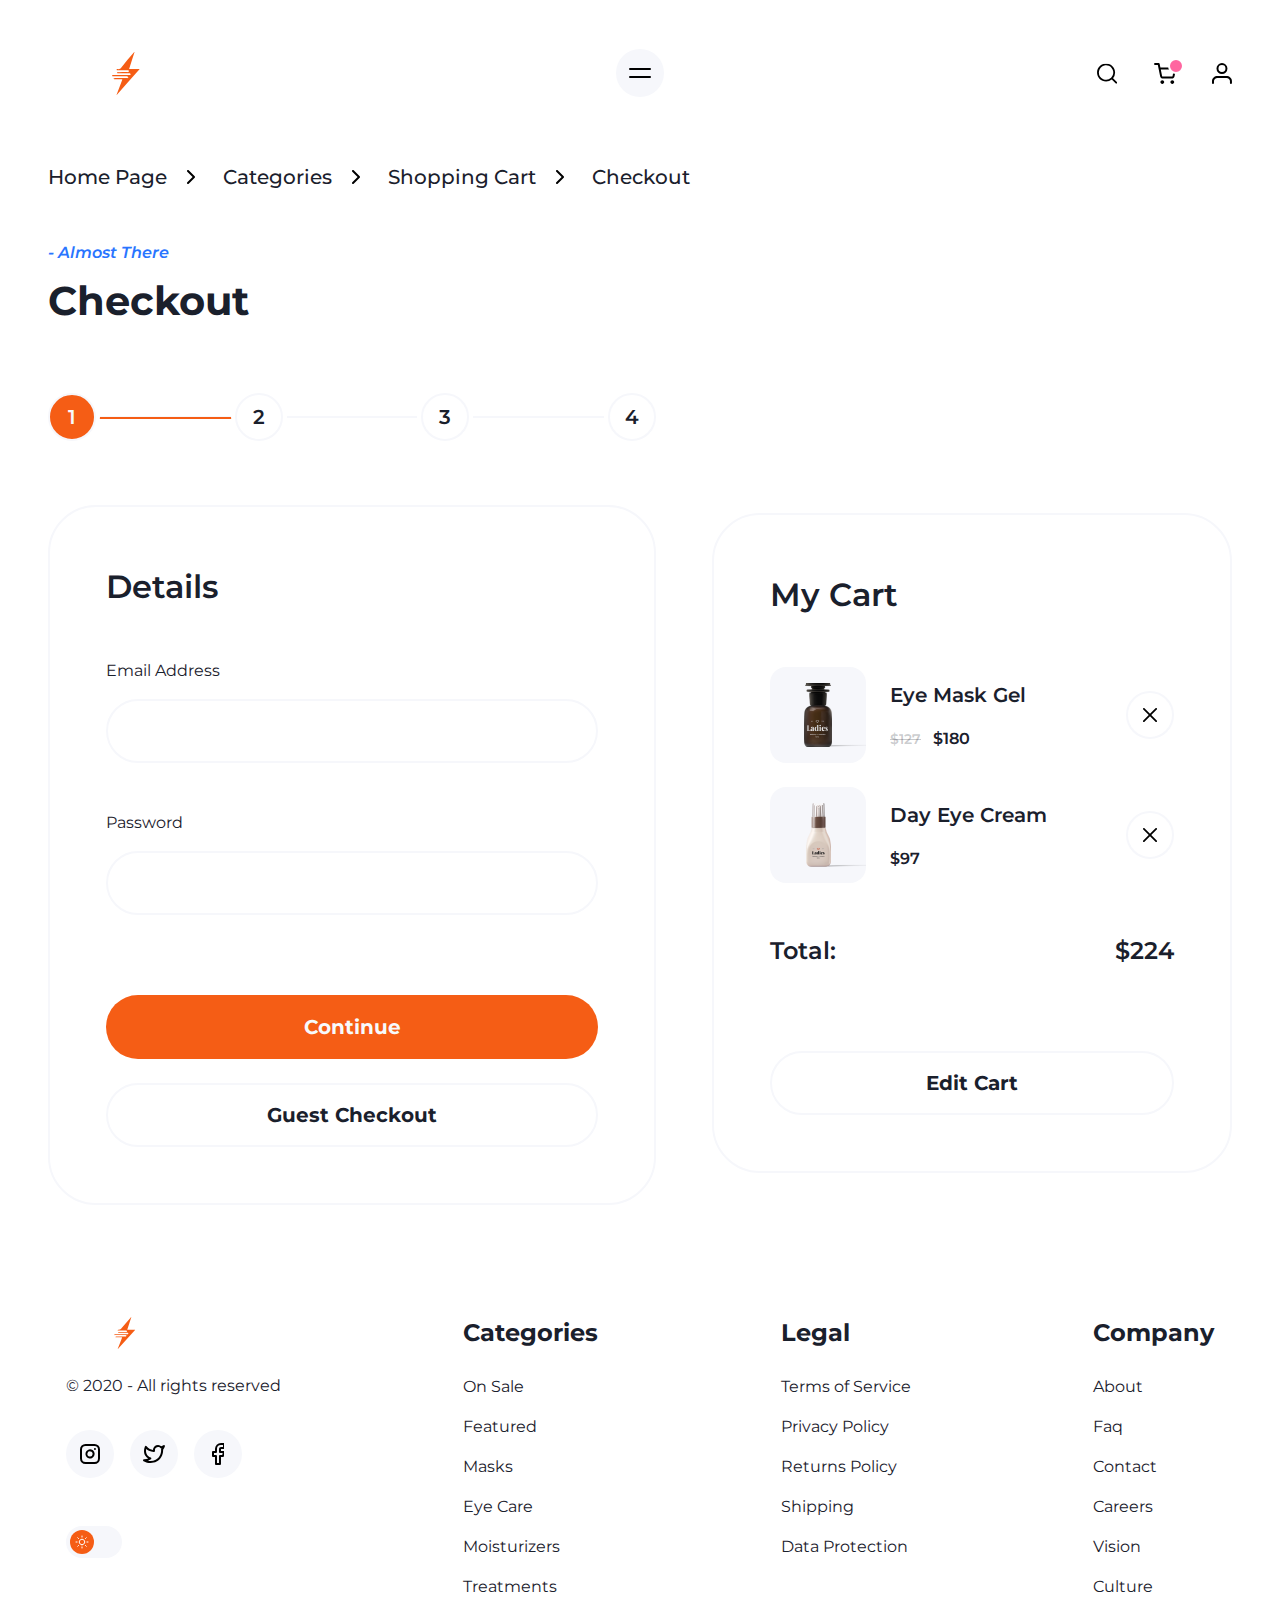
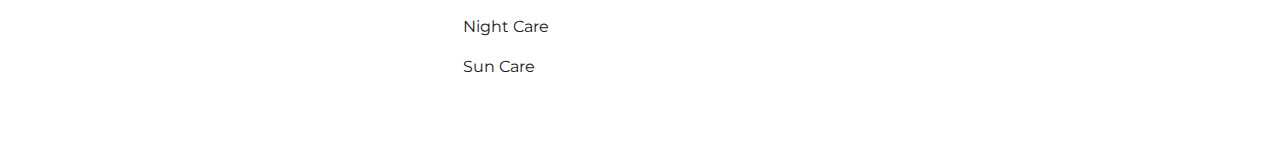
<file: checkout.html>
<!DOCTYPE html>
<html lang="en">
  
<!-- Mirrored from ui8-hygge.herokuapp.com/hugge/checkout.html by HTTrack Website Copier/3.x [XR&CO'2014], Thu, 01 Jun 2023 19:37:59 GMT -->
<!-- Added by HTTrack --><meta http-equiv="content-type" content="text/html;charset=UTF-8" /><!-- /Added by HTTrack -->
<head>
    <meta charset="utf-8">
    <title>Checkout</title>
    <meta http-equiv="X-UA-Compatible" content="IE=Edge">
    <meta name="viewport" content="width=device-width, initial-scale=1, user-scalable=no">
    <meta name="theme-color" content="#fff">
    <meta name="format-detection" content="telephone=no">
    <link rel="apple-touch-icon" sizes="180x180" href="img/apple-touch-icon.png">
    <link rel="icon" type="image/png" sizes="32x32" href="img/favicon-32x32.png">
    <link rel="icon" type="image/png" sizes="16x16" href="img/favicon-16x16.png">
    <link rel="manifest" href="img/site.html">
    <meta name="msapplication-TileColor" content="#da532c">
    <meta name="Hygge HTML Templates" content="11 production-ready, fully responsive HTML templates for e-Commerce projects">
    <meta name="twitter:card" content="summary">
    <meta name="twitter:site" content="@ui8">
    <meta name="twitter:title" content="Hygge HTML Templates">
    <meta name="twitter:description" content="11 production-ready, fully responsive HTML templates for e-Commerce projects">
    <meta name="twitter:creator" content="@ui8">
    <meta name="twitter:image" content="../../www.example.com/image.html">
    <meta property="og:title" content="Hygge HTML Templates">
    <meta property="og:type" content="Article">
    <meta property="og:url" content="https://ui8.net/ui8/products/hygge-ecommerce">
    <meta property="og:image" content="../../www.example.com/image.html">
    <meta property="og:description" content="Hygge HTML Templates” content=“11 production-ready, fully responsive HTML templates for e-Commerce projects">
    <meta property="og:site_name" content="Hygge">
    <meta property="fb:admins" content="132951670226590">
    <link rel="stylesheet" media="all" href="css/app.css">
    <script>var viewportmeta = document.querySelector('meta[name="viewport"]');
if (viewportmeta) {
  if (screen.width < 375) {
    var newScale = screen.width / 375;
    viewportmeta.content = 'width=375, minimum-scale=' + newScale + ', maximum-scale=1.0, user-scalable=no, initial-scale=' + newScale + '';
  } else {
    viewportmeta.content = 'width=device-width, maximum-scale=1.0, initial-scale=1.0';
  }
}</script>
  </head>
  <body>
    <!-- page-->
    <div class="page">
      <header class="header js-header">
        <div class="header__center center"><button class="header__burger js-header-burger"></button><a class="header__logo" href="index.html"><img class="header__pic header__pic_black-desktop" src="img/logo.svg" alt=""><img class="header__pic header__pic_white-desktop" src="img/logo-white.svg" alt=""><img class="header__pic header__pic_black-mobile" src="img/logo-mobile.svg" alt=""><img class="header__pic header__pic_white-mobile" src="img/logo-mobile-white.svg" alt=""></a>
          <div class="header__control">
            <div class="header__item header__item_hidden">
              <div class="header__search search js-search">
                <div class="search__wrap"><input class="search__input" type="text" placeholder="Eye care products for tired eyes"></div><button class="search__btn js-search-btn"><svg class="icon icon-search">
                    <use xlink:href="img/sprite.svg#icon-search"></use>
                  </svg></button>
              </div>
            </div>
            <div class="header__item"><a class="header__link header__link_cart active" href="cart.html"><svg class="icon icon-cart">
                  <use xlink:href="img/sprite.svg#icon-cart"></use>
                </svg></a>
              <div class="header__body">
                <div class="basket basket_header">
                  <div class="basket__list">
                    <div class="basket__item"><a class="basket__preview" href="#"><img class="basket__pic" src="img/products/product-pic-4.png" alt=""></a>
                      <div class="basket__details"><a class="basket__product" href="#">Eye Mask Gel</a>
                        <div class="basket__price">
                          <div class="basket__old">$127</div>
                          <div class="basket__actual">$180</div>
                        </div>
                      </div><button class="basket__remove"><svg class="icon icon-close">
                          <use xlink:href="img/sprite.svg#icon-close"></use>
                        </svg></button>
                    </div>
                    <div class="basket__item"><a class="basket__preview" href="#"><img class="basket__pic" src="img/products/product-pic-6.png" alt=""></a>
                      <div class="basket__details"><a class="basket__product" href="#">Day Eye Cream</a>
                        <div class="basket__price">
                          <div class="basket__actual">$97</div>
                        </div>
                      </div><button class="basket__remove"><svg class="icon icon-close">
                          <use xlink:href="img/sprite.svg#icon-close"></use>
                        </svg></button>
                    </div>
                  </div>
                  <div class="basket__total">
                    <div class="basket__text">Total:</div>
                    <div class="basket__text">$201</div>
                  </div>
                  <div class="basket__btns"><a class="basket__btn btn btn_green" href="checkout.html">Checkout </a><a class="basket__btn btn btn_border" href="cart.html">Edit Cart</a></div>
                </div>
              </div>
            </div>
            <div class="header__item header__item_hidden"><a class="header__link" href="login.html"><svg class="icon icon-user">
                  <use xlink:href="img/sprite.svg#icon-user"></use>
                </svg></a></div>
          </div>
        </div>
        <div class="header__menu menu js-menu">
          <div class="menu__center center">
            <form class="menu__search search">
              <div class="search__wrap"><input class="search__input" type="text" placeholder="Search"></div><button class="search__btn"><svg class="icon icon-search">
                  <use xlink:href="img/sprite.svg#icon-search"></use>
                </svg></button>
            </form>
            <div class="menu__container">
              <div class="menu__list js-menu-list"><a class="menu__item active" href="index.html">Home</a>
                <div class="menu__item js-menu-item">
                  <div class="menu__head js-menu-head">Categories<svg class="icon icon-arrow-next">
                      <use xlink:href="img/sprite.svg#icon-arrow-next"></use>
                    </svg></div>
                  <div class="menu__body js-menu-body"><button class="menu__close js-menu-close"><svg class="icon icon-close">
                        <use xlink:href="img/sprite.svg#icon-close"></use>
                      </svg></button><button class="menu__back js-menu-back"><svg class="icon icon-arrow-prev">
                        <use xlink:href="img/sprite.svg#icon-arrow-prev"></use>
                      </svg></button>
                    <div class="menu__group"><a class="menu__link" href="category.html">On Sale</a><a class="menu__link" href="category.html">Featured</a><a class="menu__link" href="category.html">Masks</a><a class="menu__link" href="category.html">Eye Care</a><a class="menu__link" href="category.html">Moisturizers</a><a class="menu__link" href="category.html">Treatments</a><a class="menu__link" href="category.html">Night Care</a><a class="menu__link" href="category.html">Sun Care</a></div>
                  </div>
                </div><a class="menu__item" href="#">Blog</a><a class="menu__item" href="about-us.html">About</a><a class="menu__item" href="contacts.html">Contact</a>
              </div>
            </div><a class="menu__btn btn btn_green btn_wide" href="login.html">Login</a>
            <div class="menu__social"><a class="menu__link" href="https://www.instagram.com/ui8net/" target="_blank"><svg class="icon icon-instagram">
                  <use xlink:href="img/sprite.svg#icon-instagram"></use>
                </svg></a><a class="menu__link" href="https://twitter.com/ui8" target="_blank"><svg class="icon icon-twitter">
                  <use xlink:href="img/sprite.svg#icon-twitter"></use>
                </svg></a><a class="menu__link" href="https://www.facebook.com/ui8.net/" target="_blank"><svg class="icon icon-facebook">
                  <use xlink:href="img/sprite.svg#icon-facebook"></use>
                </svg></a></div>
          </div>
        </div>
      </header>
      <div class="breadcrumbs">
        <div class="breadcrumbs__center center">
          <ul class="breadcrumbs__list">
            <li class="breadcrumbs__item"><a class="breadcrumbs__link" href="index.html">Home Page</a></li>
            <li class="breadcrumbs__item"><a class="breadcrumbs__link" href="category.html">Categories</a></li>
            <li class="breadcrumbs__item"><a class="breadcrumbs__link" href="cart.html">Shopping Cart</a></li>
            <li class="breadcrumbs__item">Checkout</li>
          </ul>
        </div>
      </div>
      <div class="checkout section js-checkout">
        <div class="checkout__center center">
          <div class="checkout__stage stage">- Almost There</div>
          <h2 class="checkout__title title title_mb-lg">Checkout</h2>
          <div class="checkout__row">
            <div class="checkout__col">
              <div class="checkout__steps">
                <div class="checkout__step js-checkout-step active">1</div>
                <div class="checkout__step js-checkout-step">2</div>
                <div class="checkout__step js-checkout-step">3</div>
                <div class="checkout__step js-checkout-step">4</div>
              </div>
              <div class="checkout__container">
                <div class="checkout__item js-checkout-item">
                  <div class="checkout__category">Details</div>
                  <div class="checkout__fieldset">
                    <div class="checkout__field field">
                      <div class="field__label">Email Address</div>
                      <div class="field__wrap"><input class="field__input" type="email" name="email"></div>
                    </div>
                    <div class="checkout__field field">
                      <div class="field__label">Password</div>
                      <div class="field__wrap"><input class="field__input" type="password" name="password"></div>
                    </div>
                  </div><button class="checkout__btn btn btn_green btn_wide js-checkout-btn">Continue</button><button class="checkout__btn btn btn_border btn_wide js-checkout-btn">Guest Checkout</button>
                </div>
                <div class="checkout__item js-checkout-item">
                  <div class="checkout__category">Shipping Details</div>
                  <div class="checkout__fieldset">
                    <div class="checkout__field field">
                      <div class="field__label">Full Name</div>
                      <div class="field__wrap"><input class="field__input" type="text" name="name"></div>
                    </div>
                    <div class="checkout__field field">
                      <div class="field__label">Street Name</div>
                      <div class="field__wrap"><input class="field__input" type="text" name="street"></div>
                    </div>
                    <div class="checkout__line">
                      <div class="checkout__cell">
                        <div class="checkout__field field">
                          <div class="field__label">House Number</div>
                          <div class="field__wrap"><input class="field__input" type="text" name="house"></div>
                        </div>
                      </div>
                      <div class="checkout__cell">
                        <div class="checkout__field field">
                          <div class="field__label">City</div>
                          <div class="field__wrap"><input class="field__input" type="text" name="city"></div>
                        </div>
                      </div>
                    </div>
                    <div class="checkout__line">
                      <div class="checkout__cell">
                        <div class="checkout__field field">
                          <div class="field__label">Country</div>
                          <div class="field__wrap"><input class="field__input" type="text" name="country"></div>
                        </div>
                      </div>
                      <div class="checkout__cell">
                        <div class="checkout__field field">
                          <div class="field__label">ZIP Code</div>
                          <div class="field__wrap"><input class="field__input" type="text" name="code"></div>
                        </div>
                      </div>
                    </div>
                  </div><button class="checkout__btn btn btn_green btn_wide js-checkout-btn">Continue</button>
                </div>
                <div class="checkout__item js-checkout-item">
                  <div class="checkout__category">Billing Details</div>
                  <div class="checkout__fieldset"><label class="checkout__checkbox checkbox"><input class="checkbox__input js-checkout-checkbox" type="checkbox" checked><span class="checkbox__in"><span class="checkbox__tick"></span><span class="checkbox__text">Same as shipping address</span></span></label>
                    <div class="checkout__box js-checkout-box">
                      <div class="checkout__field field">
                        <div class="field__label">Full Name</div>
                        <div class="field__wrap"><input class="field__input" type="text" name="name"></div>
                      </div>
                      <div class="checkout__field field">
                        <div class="field__label">Street Name</div>
                        <div class="field__wrap"><input class="field__input" type="text" name="street"></div>
                      </div>
                      <div class="checkout__line">
                        <div class="checkout__cell">
                          <div class="checkout__field field">
                            <div class="field__label">House Number</div>
                            <div class="field__wrap"><input class="field__input" type="text" name="house"></div>
                          </div>
                        </div>
                        <div class="checkout__cell">
                          <div class="checkout__field field">
                            <div class="field__label">City</div>
                            <div class="field__wrap"><input class="field__input" type="text" name="city"></div>
                          </div>
                        </div>
                      </div>
                      <div class="checkout__line">
                        <div class="checkout__cell">
                          <div class="checkout__field field">
                            <div class="field__label">Country</div>
                            <div class="field__wrap"><input class="field__input" type="text" name="country"></div>
                          </div>
                        </div>
                        <div class="checkout__cell">
                          <div class="checkout__field field">
                            <div class="field__label">ZIP Code</div>
                            <div class="field__wrap"><input class="field__input" type="text" name="code"></div>
                          </div>
                        </div>
                      </div>
                    </div>
                  </div><button class="checkout__btn btn btn_green btn_wide js-checkout-btn">Continue</button>
                </div>
                <div class="checkout__item js-checkout-item">
                  <div class="checkout__category">Payment Details</div>
                  <div class="checkout__variants"><label class="checkout__checkbox checkbox js-checkout-payment"><input class="checkbox__input js-checkout-radio" type="radio" name="payment" checked><span class="checkbox__in"><span class="checkbox__tick"></span><span class="checkbox__text">Credit Card</span></span></label><label class="checkout__checkbox checkbox js-checkout-payment"><input class="checkbox__input js-checkout-radio" type="radio" name="payment"><span class="checkbox__in"><span class="checkbox__tick"></span><span class="checkbox__text">PayPal</span></span></label></div>
                  <div class="checkout__group">
                    <div class="checkout__el js-checkout-el">
                      <div class="checkout__fieldset">
                        <div class="checkout__field field">
                          <div class="field__label">Card Number</div>
                          <div class="field__wrap"><input class="field__input" type="tel" name="card"></div>
                        </div>
                        <div class="checkout__line">
                          <div class="checkout__cell">
                            <div class="checkout__field field">
                              <div class="field__label">Expiry Date</div>
                              <div class="field__wrap"><input class="field__input" type="text" name="date"></div>
                            </div>
                          </div>
                          <div class="checkout__cell">
                            <div class="checkout__field field">
                              <div class="field__label">CVV</div>
                              <div class="field__wrap"><input class="field__input" type="tel" name="cvv"></div>
                            </div>
                          </div>
                        </div>
                        <div class="checkout__line">
                          <div class="checkout__cell">
                            <div class="checkout__field field">
                              <div class="field__label">Country</div>
                              <div class="field__wrap"><input class="field__input" type="text" name="country"></div>
                            </div>
                          </div>
                          <div class="checkout__cell">
                            <div class="checkout__field field">
                              <div class="field__label">ZIP Code</div>
                              <div class="field__wrap"><input class="field__input" type="text" name="code"></div>
                            </div>
                          </div>
                        </div>
                      </div><button class="checkout__btn btn btn_green btn_wide">Place Order</button>
                    </div>
                    <div class="checkout__el js-checkout-el"><button class="checkout__btn btn btn_green btn_wide">Continue with PayPal</button></div>
                  </div>
                </div>
              </div>
            </div>
            <div class="checkout__col">
              <div class="basket basket_checkout">
                <div class="basket__category">My Cart</div>
                <div class="basket__list">
                  <div class="basket__item"><a class="basket__preview" href="#"><img class="basket__pic" src="img/products/product-pic-4.png" alt=""></a>
                    <div class="basket__details"><a class="basket__product" href="#">Eye Mask Gel</a>
                      <div class="basket__price">
                        <div class="basket__old">$127</div>
                        <div class="basket__actual">$180</div>
                      </div>
                    </div><button class="basket__remove"><svg class="icon icon-close">
                        <use xlink:href="img/sprite.svg#icon-close"></use>
                      </svg></button>
                  </div>
                  <div class="basket__item"><a class="basket__preview" href="#"><img class="basket__pic" src="img/products/product-pic-6.png" alt=""></a>
                    <div class="basket__details"><a class="basket__product" href="#">Day Eye Cream</a>
                      <div class="basket__price">
                        <div class="basket__actual">$97</div>
                      </div>
                    </div><button class="basket__remove"><svg class="icon icon-close">
                        <use xlink:href="img/sprite.svg#icon-close"></use>
                      </svg></button>
                  </div>
                </div>
                <div class="basket__total">
                  <div class="basket__text">Total:</div>
                  <div class="basket__text">$224</div>
                </div><a class="basket__button btn btn_border btn_wide" href="cart.html">Edit Cart</a>
              </div>
            </div>
          </div>
        </div>
      </div>
      <footer class="footer">
        <div class="footer__center center">
          <div class="footer__row">
            <div class="footer__col"><a class="footer__logo" href="index.html"><img class="footer__pic footer__pic_black-desktop" src="img/logo.svg" alt=""><img class="footer__pic footer__pic_white-desktop" src="img/logo-white.svg" alt=""><img class="footer__pic footer__pic_black-mobile" src="img/logo-mobile.svg" alt=""><img class="footer__pic footer__pic_white-mobile" src="img/logo-mobile-white.svg" alt=""></a>
              <div class="footer__copyright">© 2020 - All rights reserved</div>
              <div class="footer__social social"><a class="social__link" href="https://www.instagram.com/ui8net/" target="_blank"><svg class="icon icon-instagram">
                    <use xlink:href="img/sprite.svg#icon-instagram"></use>
                  </svg></a><a class="social__link" href="https://twitter.com/ui8" target="_blank"><svg class="icon icon-twitter">
                    <use xlink:href="img/sprite.svg#icon-twitter"></use>
                  </svg></a><a class="social__link" href="https://www.facebook.com/ui8.net/" target="_blank"><svg class="icon icon-facebook">
                    <use xlink:href="img/sprite.svg#icon-facebook"></use>
                  </svg></a></div><label class="switch js-switch-bg"><input class="switch__input" type="checkbox" /><span class="switch__in"><span class="switch__tick"><img class="switch__pic switch__pic_moon" src="img/moon.svg" alt="" /><img class="switch__pic switch__pic_sun" src="img/sun.svg" alt="" /></span></span></label>
            </div>
            <div class="footer__col">
              <div class="footer__category">Categories</div>
              <div class="footer__menu"><a class="footer__link" href="category.html">On Sale</a><a class="footer__link" href="category.html">Featured</a><a class="footer__link" href="category.html">Masks</a><a class="footer__link" href="category.html">Eye Care</a><a class="footer__link" href="category.html">Moisturizers</a><a class="footer__link" href="category.html">Treatments</a><a class="footer__link" href="category.html">Night Care</a><a class="footer__link" href="category.html">Sun Care</a></div>
            </div>
            <div class="footer__col">
              <div class="footer__category">Legal</div>
              <div class="footer__menu"><a class="footer__link" href="legal-page.html">Terms of Service</a><a class="footer__link" href="legal-page.html">Privacy Policy</a><a class="footer__link" href="legal-page.html">Returns Policy</a><a class="footer__link" href="legal-page.html">Shipping</a><a class="footer__link" href="legal-page.html">Data Protection</a></div>
            </div>
            <div class="footer__col">
              <div class="footer__category">Company</div>
              <div class="footer__menu"><a class="footer__link" href="about-us.html">About</a><a class="footer__link" href="faq.html">Faq</a><a class="footer__link" href="contacts.html">Contact</a><a class="footer__link" href="careers-page.html">Careers</a><a class="footer__link" href="#">Vision</a><a class="footer__link" href="#">Culture</a></div>
            </div>
          </div>
        </div>
      </footer>
    </div><!-- scripts-->
    <script src="js/app.js"></script>
    <script src="js/common.js"></script>
  </body>

<!-- Mirrored from ui8-hygge.herokuapp.com/hugge/checkout.html by HTTrack Website Copier/3.x [XR&CO'2014], Thu, 01 Jun 2023 19:37:59 GMT -->
</html>
</file>
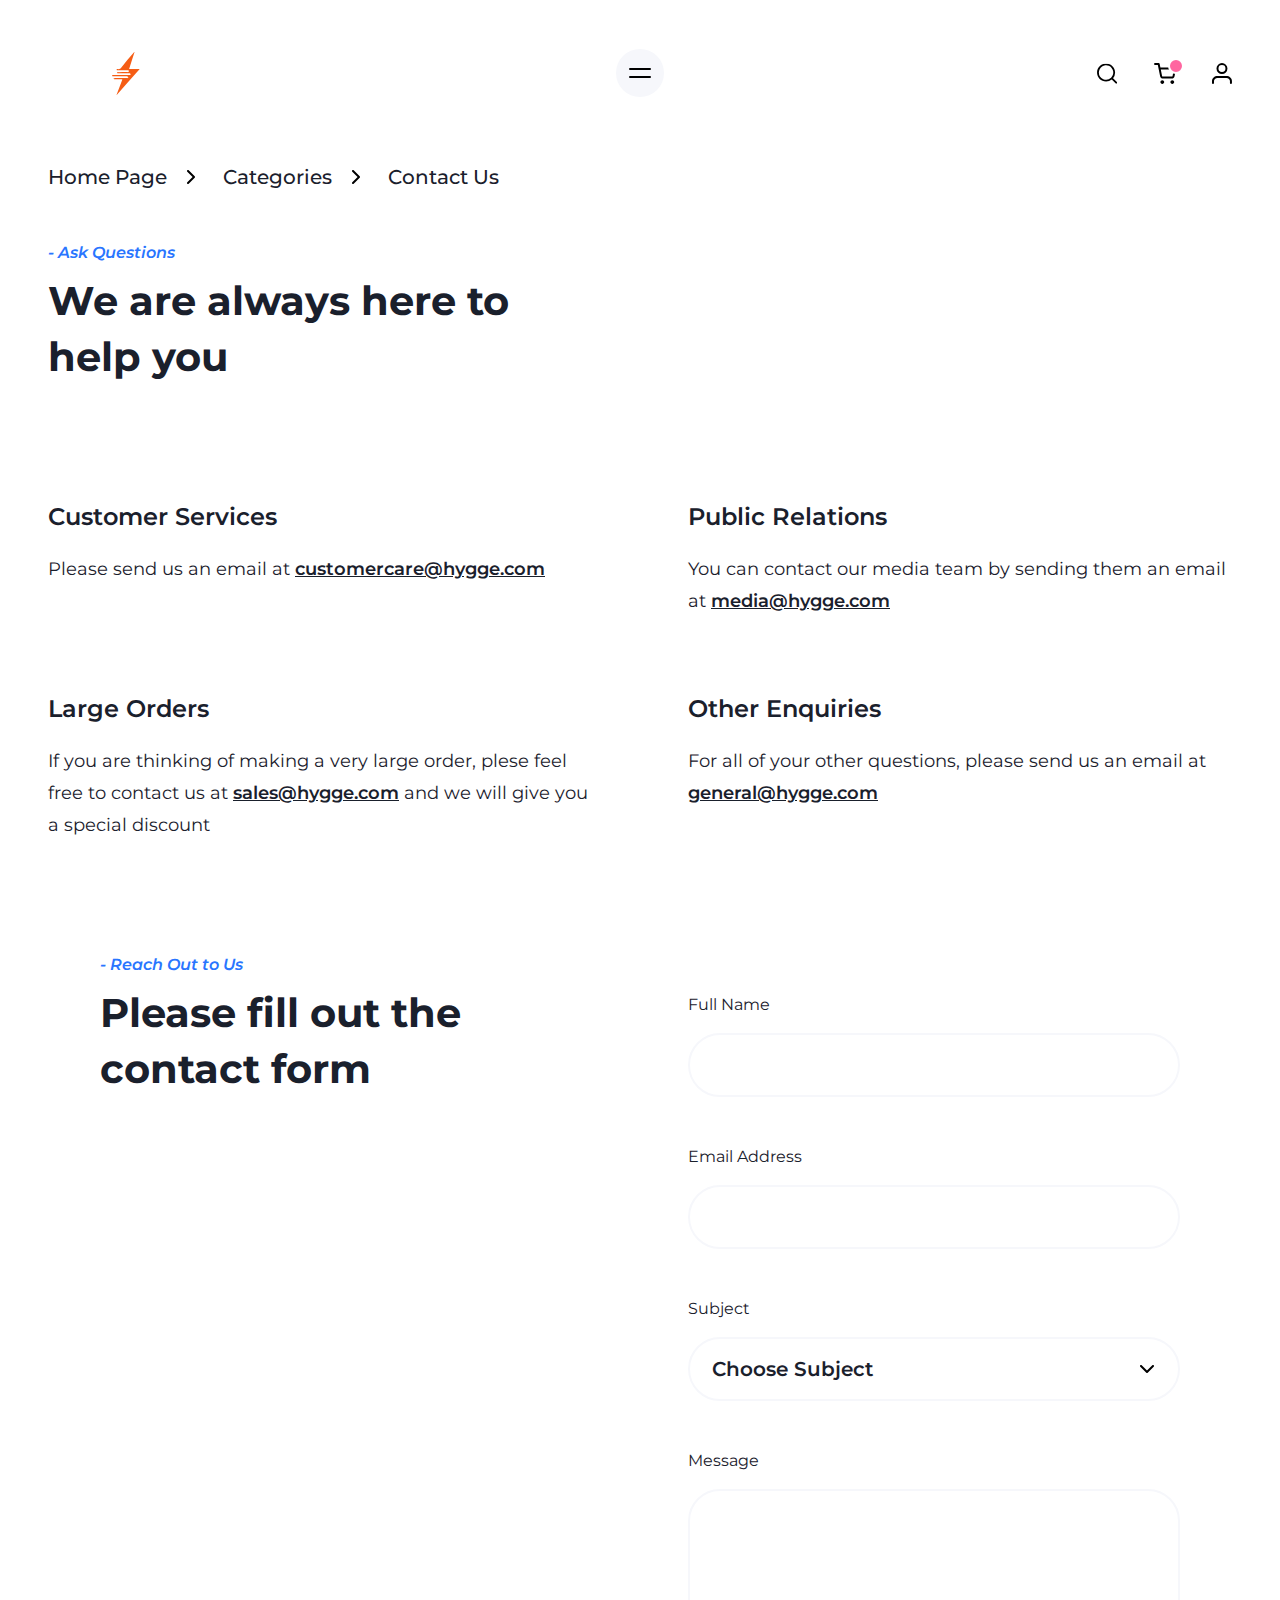
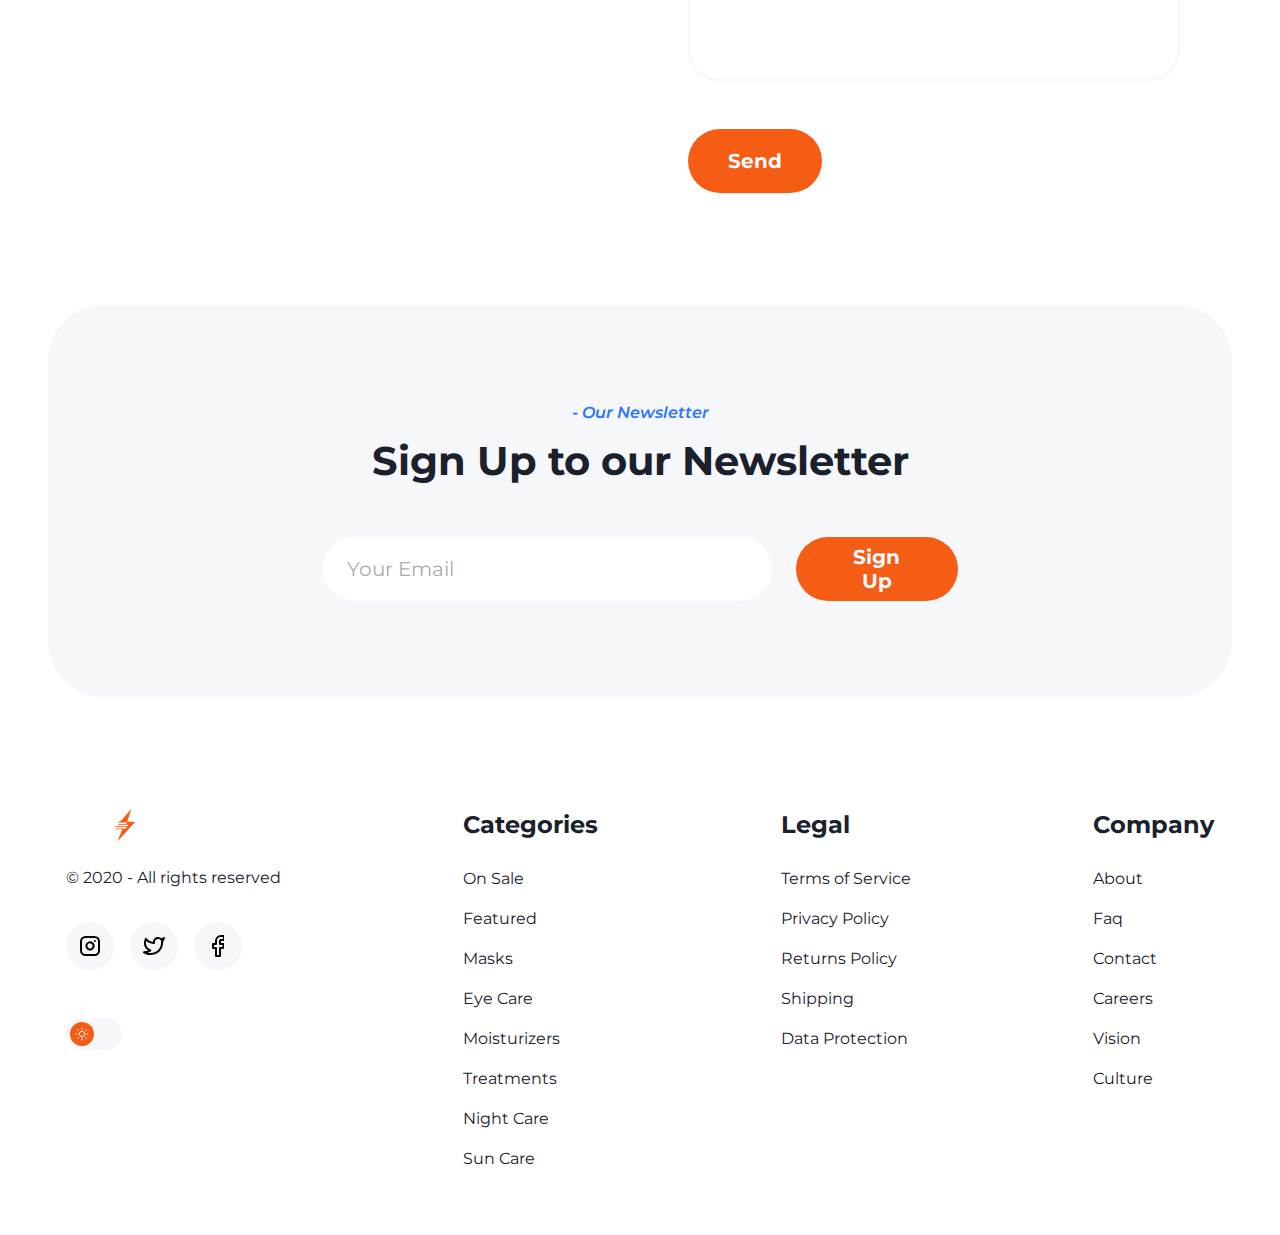
<file: contacts.html>
<!DOCTYPE html>
<html lang="en">
  
<!-- Mirrored from ui8-hygge.herokuapp.com/hugge/contacts.html by HTTrack Website Copier/3.x [XR&CO'2014], Thu, 01 Jun 2023 19:37:59 GMT -->
<!-- Added by HTTrack --><meta http-equiv="content-type" content="text/html;charset=UTF-8" /><!-- /Added by HTTrack -->
<head>
    <meta charset="utf-8">
    <title>Contacts</title>
    <meta http-equiv="X-UA-Compatible" content="IE=Edge">
    <meta name="viewport" content="width=device-width, initial-scale=1, user-scalable=no">
    <meta name="theme-color" content="#fff">
    <meta name="format-detection" content="telephone=no">
    <link rel="apple-touch-icon" sizes="180x180" href="img/apple-touch-icon.png">
    <link rel="icon" type="image/png" sizes="32x32" href="img/favicon-32x32.png">
    <link rel="icon" type="image/png" sizes="16x16" href="img/favicon-16x16.png">
    <link rel="manifest" href="img/site.html">
    <meta name="msapplication-TileColor" content="#da532c">
    <meta name="Hygge HTML Templates" content="11 production-ready, fully responsive HTML templates for e-Commerce projects">
    <meta name="twitter:card" content="summary">
    <meta name="twitter:site" content="@ui8">
    <meta name="twitter:title" content="Hygge HTML Templates">
    <meta name="twitter:description" content="11 production-ready, fully responsive HTML templates for e-Commerce projects">
    <meta name="twitter:creator" content="@ui8">
    <meta name="twitter:image" content="../../www.example.com/image.html">
    <meta property="og:title" content="Hygge HTML Templates">
    <meta property="og:type" content="Article">
    <meta property="og:url" content="https://ui8.net/ui8/products/hygge-ecommerce">
    <meta property="og:image" content="../../www.example.com/image.html">
    <meta property="og:description" content="Hygge HTML Templates” content=“11 production-ready, fully responsive HTML templates for e-Commerce projects">
    <meta property="og:site_name" content="Hygge">
    <meta property="fb:admins" content="132951670226590">
    <link rel="stylesheet" media="all" href="css/app.css">
    <script>var viewportmeta = document.querySelector('meta[name="viewport"]');
if (viewportmeta) {
  if (screen.width < 375) {
    var newScale = screen.width / 375;
    viewportmeta.content = 'width=375, minimum-scale=' + newScale + ', maximum-scale=1.0, user-scalable=no, initial-scale=' + newScale + '';
  } else {
    viewportmeta.content = 'width=device-width, maximum-scale=1.0, initial-scale=1.0';
  }
}</script>
  </head>
  <body>
    <!-- page-->
    <div class="page">
      <header class="header js-header">
        <div class="header__center center"><button class="header__burger js-header-burger"></button><a class="header__logo" href="index.html"><img class="header__pic header__pic_black-desktop" src="img/logo.svg" alt=""><img class="header__pic header__pic_white-desktop" src="img/logo-white.svg" alt=""><img class="header__pic header__pic_black-mobile" src="img/logo-mobile.svg" alt=""><img class="header__pic header__pic_white-mobile" src="img/logo-mobile-white.svg" alt=""></a>
          <div class="header__control">
            <div class="header__item header__item_hidden">
              <div class="header__search search js-search">
                <div class="search__wrap"><input class="search__input" type="text" placeholder="Eye care products for tired eyes"></div><button class="search__btn js-search-btn"><svg class="icon icon-search">
                    <use xlink:href="img/sprite.svg#icon-search"></use>
                  </svg></button>
              </div>
            </div>
            <div class="header__item"><a class="header__link header__link_cart active" href="cart.html"><svg class="icon icon-cart">
                  <use xlink:href="img/sprite.svg#icon-cart"></use>
                </svg></a>
              <div class="header__body">
                <div class="basket basket_header">
                  <div class="basket__list">
                    <div class="basket__item"><a class="basket__preview" href="#"><img class="basket__pic" src="img/products/product-pic-4.png" alt=""></a>
                      <div class="basket__details"><a class="basket__product" href="#">Eye Mask Gel</a>
                        <div class="basket__price">
                          <div class="basket__old">$127</div>
                          <div class="basket__actual">$180</div>
                        </div>
                      </div><button class="basket__remove"><svg class="icon icon-close">
                          <use xlink:href="img/sprite.svg#icon-close"></use>
                        </svg></button>
                    </div>
                    <div class="basket__item"><a class="basket__preview" href="#"><img class="basket__pic" src="img/products/product-pic-6.png" alt=""></a>
                      <div class="basket__details"><a class="basket__product" href="#">Day Eye Cream</a>
                        <div class="basket__price">
                          <div class="basket__actual">$97</div>
                        </div>
                      </div><button class="basket__remove"><svg class="icon icon-close">
                          <use xlink:href="img/sprite.svg#icon-close"></use>
                        </svg></button>
                    </div>
                  </div>
                  <div class="basket__total">
                    <div class="basket__text">Total:</div>
                    <div class="basket__text">$201</div>
                  </div>
                  <div class="basket__btns"><a class="basket__btn btn btn_green" href="checkout.html">Checkout </a><a class="basket__btn btn btn_border" href="cart.html">Edit Cart</a></div>
                </div>
              </div>
            </div>
            <div class="header__item header__item_hidden"><a class="header__link" href="login.html"><svg class="icon icon-user">
                  <use xlink:href="img/sprite.svg#icon-user"></use>
                </svg></a></div>
          </div>
        </div>
        <div class="header__menu menu js-menu">
          <div class="menu__center center">
            <form class="menu__search search">
              <div class="search__wrap"><input class="search__input" type="text" placeholder="Search"></div><button class="search__btn"><svg class="icon icon-search">
                  <use xlink:href="img/sprite.svg#icon-search"></use>
                </svg></button>
            </form>
            <div class="menu__container">
              <div class="menu__list js-menu-list"><a class="menu__item active" href="index.html">Home</a>
                <div class="menu__item js-menu-item">
                  <div class="menu__head js-menu-head">Categories<svg class="icon icon-arrow-next">
                      <use xlink:href="img/sprite.svg#icon-arrow-next"></use>
                    </svg></div>
                  <div class="menu__body js-menu-body"><button class="menu__close js-menu-close"><svg class="icon icon-close">
                        <use xlink:href="img/sprite.svg#icon-close"></use>
                      </svg></button><button class="menu__back js-menu-back"><svg class="icon icon-arrow-prev">
                        <use xlink:href="img/sprite.svg#icon-arrow-prev"></use>
                      </svg></button>
                    <div class="menu__group"><a class="menu__link" href="category.html">On Sale</a><a class="menu__link" href="category.html">Featured</a><a class="menu__link" href="category.html">Masks</a><a class="menu__link" href="category.html">Eye Care</a><a class="menu__link" href="category.html">Moisturizers</a><a class="menu__link" href="category.html">Treatments</a><a class="menu__link" href="category.html">Night Care</a><a class="menu__link" href="category.html">Sun Care</a></div>
                  </div>
                </div><a class="menu__item" href="#">Blog</a><a class="menu__item" href="about-us.html">About</a><a class="menu__item" href="contacts.html">Contact</a>
              </div>
            </div><a class="menu__btn btn btn_green btn_wide" href="login.html">Login</a>
            <div class="menu__social"><a class="menu__link" href="https://www.instagram.com/ui8net/" target="_blank"><svg class="icon icon-instagram">
                  <use xlink:href="img/sprite.svg#icon-instagram"></use>
                </svg></a><a class="menu__link" href="https://twitter.com/ui8" target="_blank"><svg class="icon icon-twitter">
                  <use xlink:href="img/sprite.svg#icon-twitter"></use>
                </svg></a><a class="menu__link" href="https://www.facebook.com/ui8.net/" target="_blank"><svg class="icon icon-facebook">
                  <use xlink:href="img/sprite.svg#icon-facebook"></use>
                </svg></a></div>
          </div>
        </div>
      </header>
      <div class="breadcrumbs">
        <div class="breadcrumbs__center center">
          <ul class="breadcrumbs__list">
            <li class="breadcrumbs__item"><a class="breadcrumbs__link" href="index.html">Home Page</a></li>
            <li class="breadcrumbs__item"><a class="breadcrumbs__link" href="category.html">Categories</a></li>
            <li class="breadcrumbs__item">Contact Us</li>
          </ul>
        </div>
      </div>
      <div class="contacts section">
        <div class="contacts__details">
          <div class="contacts__center center">
            <div class="contacts__stage stage">- Ask Questions</div>
            <h2 class="contacts__title title">We are always here to <br>help you</h2>
            <div class="contacts__list">
              <div class="contacts__item">
                <div class="contacts__category">Customer Services</div>
                <div class="contacts__text">Please send us an email at <a class="contacts__link" href="mailto:customercare@hygge.com">customercare@hygge.com</a></div>
              </div>
              <div class="contacts__item">
                <div class="contacts__category">Public Relations</div>
                <div class="contacts__text">You can contact our media team by sending them an email at <a class="contacts__link" href="mailto:media@hygge.com">media@hygge.com</a></div>
              </div>
              <div class="contacts__item">
                <div class="contacts__category">Large Orders</div>
                <div class="contacts__text">If you are thinking of making a very large order, plese feel free to contact us at <a class="contacts__link" href="mailto:sales@hygge.com">sales@hygge.com</a> and we will give you a special discount</div>
              </div>
              <div class="contacts__item">
                <div class="contacts__category">Other Enquiries</div>
                <div class="contacts__text">For all of your other questions, please send us an email at <a class="contacts__link" href="mailto:general@hygge.com">general@hygge.com</a></div>
              </div>
            </div>
          </div>
        </div>
        <div class="contacts__container">
          <div class="contacts__center center">
            <div class="contacts__row">
              <div class="contacts__wrap">
                <div class="contacts__stage stage">- Reach Out to Us</div>
                <h2 class="contacts__title title">Please fill out the contact form</h2>
              </div>
              <form class="contacts__form">
                <div class="contacts__field field">
                  <div class="field__label">Full Name</div>
                  <div class="field__wrap"><input class="field__input" type="text" name="name"></div>
                </div>
                <div class="contacts__field field">
                  <div class="field__label">Email Address</div>
                  <div class="field__wrap"><input class="field__input" type="text" name="address"></div>
                </div>
                <div class="contacts__field field">
                  <div class="field__label">Subject</div>
                  <div class="field__wrap"><select class="field__select wide" name="subject">
                      <option>Choose Subject</option>
                      <option>Subject 1</option>
                      <option>Subject 2</option>
                    </select></div>
                </div>
                <div class="contacts__field field field_textarea">
                  <div class="field__label">Message</div>
                  <div class="field__wrap"><textarea class="field__textarea" name="message"></textarea></div>
                </div><button class="contacts__btn btn btn_green" type="submit">Send</button>
              </form>
            </div>
          </div>
        </div>
      </div>
      <div class="newsletter section">
        <div class="newsletter__center center">
          <div class="newsletter__container">
            <div class="newsletter__stage stage">- Our Newsletter</div>
            <h2 class="newsletter__title title title_mb-md">Sign Up to our Newsletter</h2>
            <form class="newsletter__form">
              <div class="newsletter__field field">
                <div class="field__wrap"><input class="field__input" type="text" placeholder="Your Email" /></div>
              </div>
              <div class="newsletter__btns"><button class="newsletter__btn btn btn_green btn_wide" type="submit">Sign Up</button></div>
            </form>
          </div>
        </div>
      </div>
      <footer class="footer">
        <div class="footer__center center">
          <div class="footer__row">
            <div class="footer__col"><a class="footer__logo" href="index.html"><img class="footer__pic footer__pic_black-desktop" src="img/logo.svg" alt=""><img class="footer__pic footer__pic_white-desktop" src="img/logo-white.svg" alt=""><img class="footer__pic footer__pic_black-mobile" src="img/logo-mobile.svg" alt=""><img class="footer__pic footer__pic_white-mobile" src="img/logo-mobile-white.svg" alt=""></a>
              <div class="footer__copyright">© 2020 - All rights reserved</div>
              <div class="footer__social social"><a class="social__link" href="https://www.instagram.com/ui8net/" target="_blank"><svg class="icon icon-instagram">
                    <use xlink:href="img/sprite.svg#icon-instagram"></use>
                  </svg></a><a class="social__link" href="https://twitter.com/ui8" target="_blank"><svg class="icon icon-twitter">
                    <use xlink:href="img/sprite.svg#icon-twitter"></use>
                  </svg></a><a class="social__link" href="https://www.facebook.com/ui8.net/" target="_blank"><svg class="icon icon-facebook">
                    <use xlink:href="img/sprite.svg#icon-facebook"></use>
                  </svg></a></div><label class="switch js-switch-bg"><input class="switch__input" type="checkbox" /><span class="switch__in"><span class="switch__tick"><img class="switch__pic switch__pic_moon" src="img/moon.svg" alt="" /><img class="switch__pic switch__pic_sun" src="img/sun.svg" alt="" /></span></span></label>
            </div>
            <div class="footer__col">
              <div class="footer__category">Categories</div>
              <div class="footer__menu"><a class="footer__link" href="category.html">On Sale</a><a class="footer__link" href="category.html">Featured</a><a class="footer__link" href="category.html">Masks</a><a class="footer__link" href="category.html">Eye Care</a><a class="footer__link" href="category.html">Moisturizers</a><a class="footer__link" href="category.html">Treatments</a><a class="footer__link" href="category.html">Night Care</a><a class="footer__link" href="category.html">Sun Care</a></div>
            </div>
            <div class="footer__col">
              <div class="footer__category">Legal</div>
              <div class="footer__menu"><a class="footer__link" href="legal-page.html">Terms of Service</a><a class="footer__link" href="legal-page.html">Privacy Policy</a><a class="footer__link" href="legal-page.html">Returns Policy</a><a class="footer__link" href="legal-page.html">Shipping</a><a class="footer__link" href="legal-page.html">Data Protection</a></div>
            </div>
            <div class="footer__col">
              <div class="footer__category">Company</div>
              <div class="footer__menu"><a class="footer__link" href="about-us.html">About</a><a class="footer__link" href="faq.html">Faq</a><a class="footer__link" href="contacts.html">Contact</a><a class="footer__link" href="careers-page.html">Careers</a><a class="footer__link" href="#">Vision</a><a class="footer__link" href="#">Culture</a></div>
            </div>
          </div>
        </div>
      </footer>
    </div><!-- scripts-->
    <script src="js/app.js"></script>
    <script src="js/common.js"></script>
  </body>

<!-- Mirrored from ui8-hygge.herokuapp.com/hugge/contacts.html by HTTrack Website Copier/3.x [XR&CO'2014], Thu, 01 Jun 2023 19:37:59 GMT -->
</html>
</file>
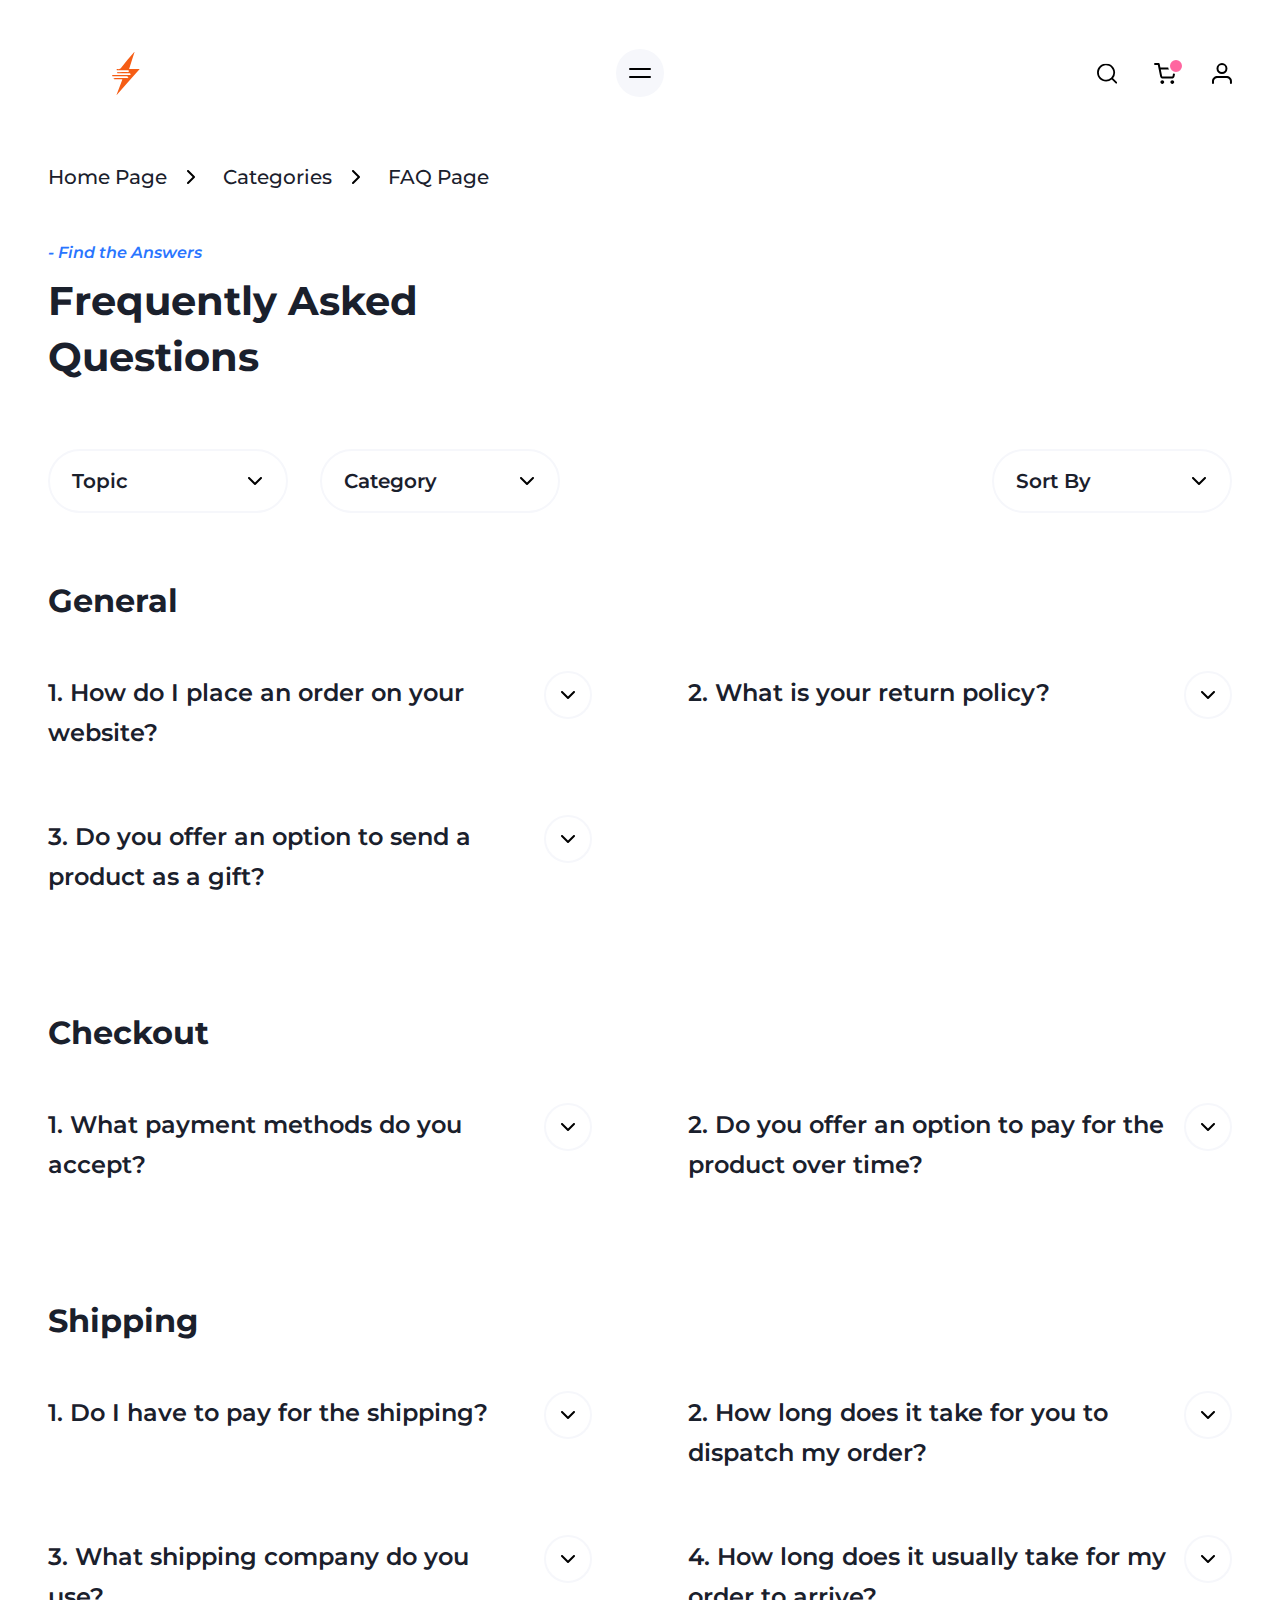
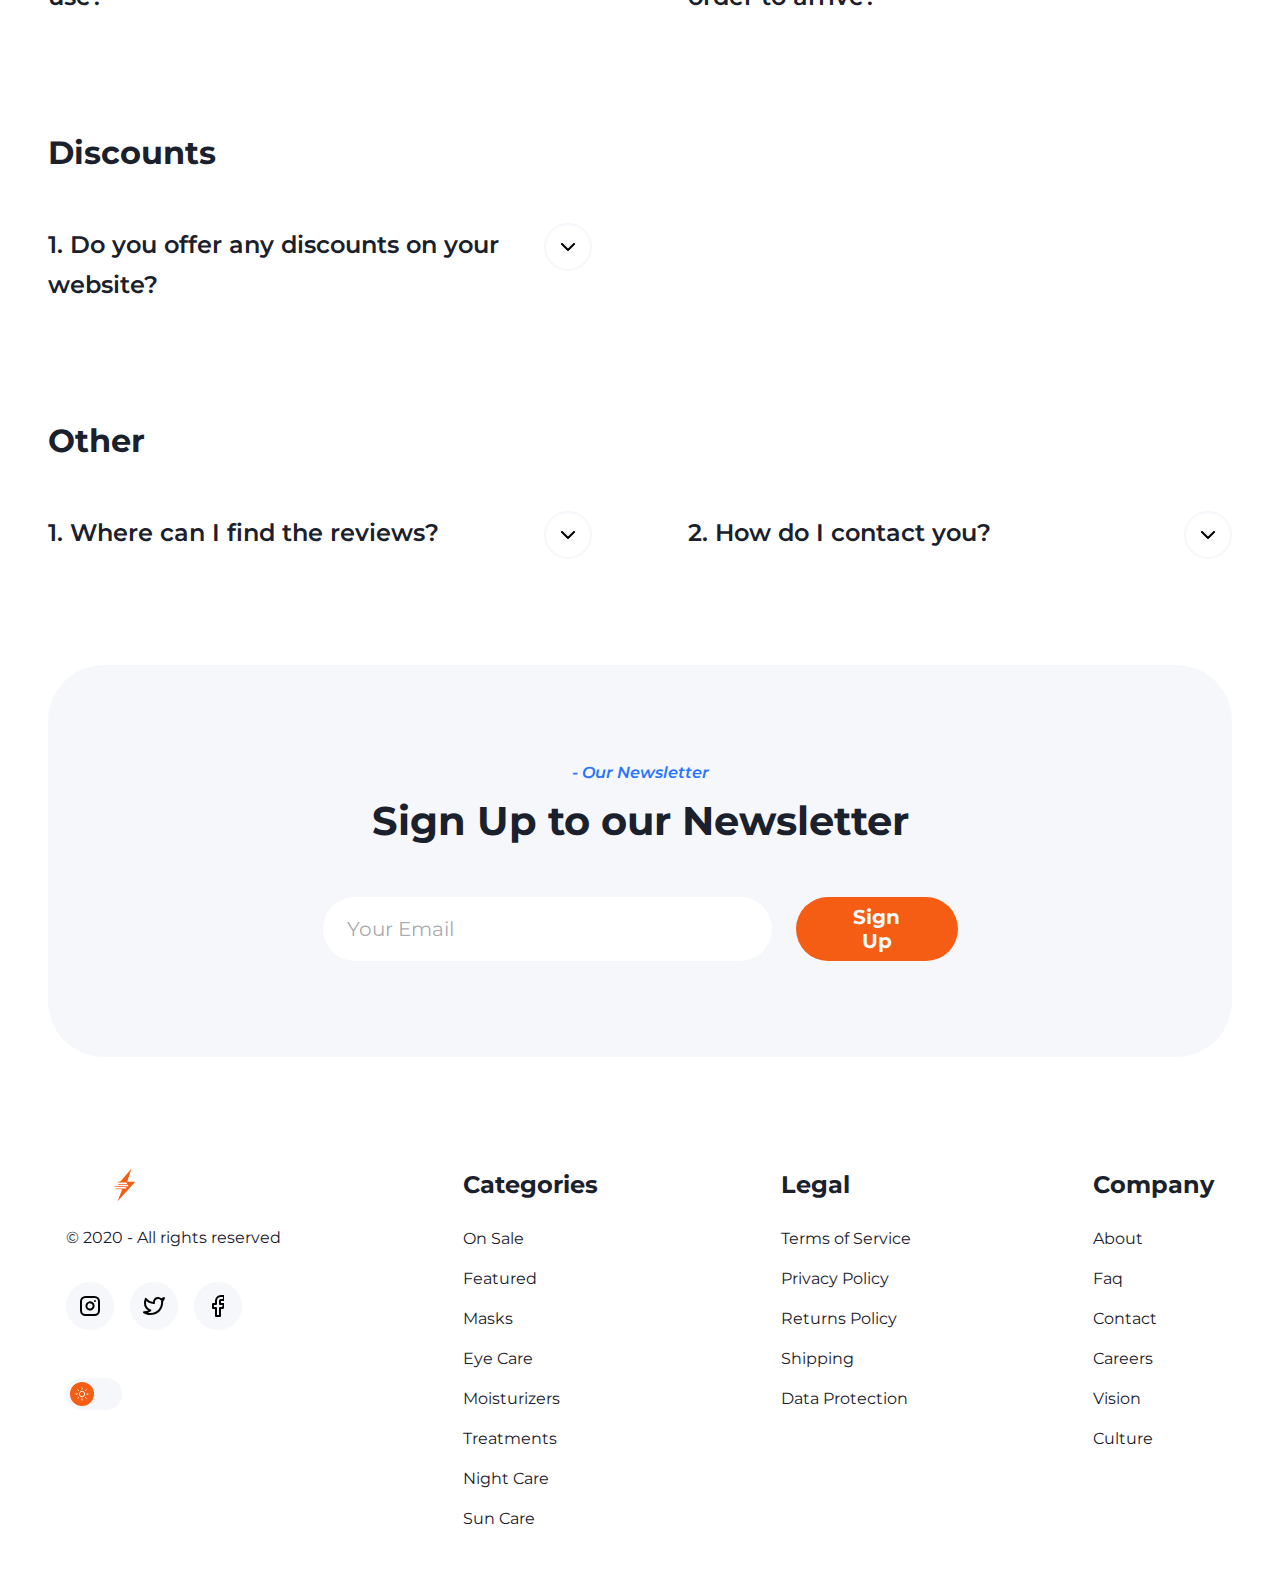
<file: faq.html>
<!DOCTYPE html>
<html lang="en">
  
<!-- Mirrored from ui8-hygge.herokuapp.com/hugge/faq.html by HTTrack Website Copier/3.x [XR&CO'2014], Thu, 01 Jun 2023 19:37:59 GMT -->
<!-- Added by HTTrack --><meta http-equiv="content-type" content="text/html;charset=UTF-8" /><!-- /Added by HTTrack -->
<head>
    <meta charset="utf-8">
    <title>FAQ</title>
    <meta http-equiv="X-UA-Compatible" content="IE=Edge">
    <meta name="viewport" content="width=device-width, initial-scale=1, user-scalable=no">
    <meta name="theme-color" content="#fff">
    <meta name="format-detection" content="telephone=no">
    <link rel="apple-touch-icon" sizes="180x180" href="img/apple-touch-icon.png">
    <link rel="icon" type="image/png" sizes="32x32" href="img/favicon-32x32.png">
    <link rel="icon" type="image/png" sizes="16x16" href="img/favicon-16x16.png">
    <link rel="manifest" href="img/site.html">
    <meta name="msapplication-TileColor" content="#da532c">
    <meta name="Hygge HTML Templates" content="11 production-ready, fully responsive HTML templates for e-Commerce projects">
    <meta name="twitter:card" content="summary">
    <meta name="twitter:site" content="@ui8">
    <meta name="twitter:title" content="Hygge HTML Templates">
    <meta name="twitter:description" content="11 production-ready, fully responsive HTML templates for e-Commerce projects">
    <meta name="twitter:creator" content="@ui8">
    <meta name="twitter:image" content="../../www.example.com/image.html">
    <meta property="og:title" content="Hygge HTML Templates">
    <meta property="og:type" content="Article">
    <meta property="og:url" content="https://ui8.net/ui8/products/hygge-ecommerce">
    <meta property="og:image" content="../../www.example.com/image.html">
    <meta property="og:description" content="Hygge HTML Templates” content=“11 production-ready, fully responsive HTML templates for e-Commerce projects">
    <meta property="og:site_name" content="Hygge">
    <meta property="fb:admins" content="132951670226590">
    <link rel="stylesheet" media="all" href="css/app.css">
    <script>var viewportmeta = document.querySelector('meta[name="viewport"]');
if (viewportmeta) {
  if (screen.width < 375) {
    var newScale = screen.width / 375;
    viewportmeta.content = 'width=375, minimum-scale=' + newScale + ', maximum-scale=1.0, user-scalable=no, initial-scale=' + newScale + '';
  } else {
    viewportmeta.content = 'width=device-width, maximum-scale=1.0, initial-scale=1.0';
  }
}</script>
  </head>
  <body>
    <!-- page-->
    <div class="page">
      <header class="header js-header">
        <div class="header__center center"><button class="header__burger js-header-burger"></button><a class="header__logo" href="index.html"><img class="header__pic header__pic_black-desktop" src="img/logo.svg" alt=""><img class="header__pic header__pic_white-desktop" src="img/logo-white.svg" alt=""><img class="header__pic header__pic_black-mobile" src="img/logo-mobile.svg" alt=""><img class="header__pic header__pic_white-mobile" src="img/logo-mobile-white.svg" alt=""></a>
          <div class="header__control">
            <div class="header__item header__item_hidden">
              <div class="header__search search js-search">
                <div class="search__wrap"><input class="search__input" type="text" placeholder="Eye care products for tired eyes"></div><button class="search__btn js-search-btn"><svg class="icon icon-search">
                    <use xlink:href="img/sprite.svg#icon-search"></use>
                  </svg></button>
              </div>
            </div>
            <div class="header__item"><a class="header__link header__link_cart active" href="cart.html"><svg class="icon icon-cart">
                  <use xlink:href="img/sprite.svg#icon-cart"></use>
                </svg></a>
              <div class="header__body">
                <div class="basket basket_header">
                  <div class="basket__list">
                    <div class="basket__item"><a class="basket__preview" href="#"><img class="basket__pic" src="img/products/product-pic-4.png" alt=""></a>
                      <div class="basket__details"><a class="basket__product" href="#">Eye Mask Gel</a>
                        <div class="basket__price">
                          <div class="basket__old">$127</div>
                          <div class="basket__actual">$180</div>
                        </div>
                      </div><button class="basket__remove"><svg class="icon icon-close">
                          <use xlink:href="img/sprite.svg#icon-close"></use>
                        </svg></button>
                    </div>
                    <div class="basket__item"><a class="basket__preview" href="#"><img class="basket__pic" src="img/products/product-pic-6.png" alt=""></a>
                      <div class="basket__details"><a class="basket__product" href="#">Day Eye Cream</a>
                        <div class="basket__price">
                          <div class="basket__actual">$97</div>
                        </div>
                      </div><button class="basket__remove"><svg class="icon icon-close">
                          <use xlink:href="img/sprite.svg#icon-close"></use>
                        </svg></button>
                    </div>
                  </div>
                  <div class="basket__total">
                    <div class="basket__text">Total:</div>
                    <div class="basket__text">$201</div>
                  </div>
                  <div class="basket__btns"><a class="basket__btn btn btn_green" href="checkout.html">Checkout </a><a class="basket__btn btn btn_border" href="cart.html">Edit Cart</a></div>
                </div>
              </div>
            </div>
            <div class="header__item header__item_hidden"><a class="header__link" href="login.html"><svg class="icon icon-user">
                  <use xlink:href="img/sprite.svg#icon-user"></use>
                </svg></a></div>
          </div>
        </div>
        <div class="header__menu menu js-menu">
          <div class="menu__center center">
            <form class="menu__search search">
              <div class="search__wrap"><input class="search__input" type="text" placeholder="Search"></div><button class="search__btn"><svg class="icon icon-search">
                  <use xlink:href="img/sprite.svg#icon-search"></use>
                </svg></button>
            </form>
            <div class="menu__container">
              <div class="menu__list js-menu-list"><a class="menu__item active" href="index.html">Home</a>
                <div class="menu__item js-menu-item">
                  <div class="menu__head js-menu-head">Categories<svg class="icon icon-arrow-next">
                      <use xlink:href="img/sprite.svg#icon-arrow-next"></use>
                    </svg></div>
                  <div class="menu__body js-menu-body"><button class="menu__close js-menu-close"><svg class="icon icon-close">
                        <use xlink:href="img/sprite.svg#icon-close"></use>
                      </svg></button><button class="menu__back js-menu-back"><svg class="icon icon-arrow-prev">
                        <use xlink:href="img/sprite.svg#icon-arrow-prev"></use>
                      </svg></button>
                    <div class="menu__group"><a class="menu__link" href="category.html">On Sale</a><a class="menu__link" href="category.html">Featured</a><a class="menu__link" href="category.html">Masks</a><a class="menu__link" href="category.html">Eye Care</a><a class="menu__link" href="category.html">Moisturizers</a><a class="menu__link" href="category.html">Treatments</a><a class="menu__link" href="category.html">Night Care</a><a class="menu__link" href="category.html">Sun Care</a></div>
                  </div>
                </div><a class="menu__item" href="#">Blog</a><a class="menu__item" href="about-us.html">About</a><a class="menu__item" href="contacts.html">Contact</a>
              </div>
            </div><a class="menu__btn btn btn_green btn_wide" href="login.html">Login</a>
            <div class="menu__social"><a class="menu__link" href="https://www.instagram.com/ui8net/" target="_blank"><svg class="icon icon-instagram">
                  <use xlink:href="img/sprite.svg#icon-instagram"></use>
                </svg></a><a class="menu__link" href="https://twitter.com/ui8" target="_blank"><svg class="icon icon-twitter">
                  <use xlink:href="img/sprite.svg#icon-twitter"></use>
                </svg></a><a class="menu__link" href="https://www.facebook.com/ui8.net/" target="_blank"><svg class="icon icon-facebook">
                  <use xlink:href="img/sprite.svg#icon-facebook"></use>
                </svg></a></div>
          </div>
        </div>
      </header>
      <div class="breadcrumbs">
        <div class="breadcrumbs__center center">
          <ul class="breadcrumbs__list">
            <li class="breadcrumbs__item"><a class="breadcrumbs__link" href="index.html">Home Page</a></li>
            <li class="breadcrumbs__item"><a class="breadcrumbs__link" href="category.html">Categories</a></li>
            <li class="breadcrumbs__item">FAQ Page</li>
          </ul>
        </div>
      </div>
      <div class="faq section js-faq">
        <div class="faq__center center">
          <div class="faq__stage stage">- Find the Answers</div>
          <h2 class="faq__title title title_mb-lg">Frequently Asked <br>Questions</h2>
          <div class="filters js-filters">
            <div class="filters__sorting">
              <div class="filters__open js-filters-open">Filter By</div>
              <div class="filters__wrap js-filters-wrap">
                <div class="filters__field field">
                  <div class="field__wrap"><select class="field__select">
                      <option>Topic</option>
                      <option>Sort By</option>
                      <option>Sort By</option>
                    </select></div>
                </div>
                <div class="filters__field field">
                  <div class="field__wrap"><select class="field__select">
                      <option>Category</option>
                      <option>Sort By</option>
                      <option>Sort By</option>
                    </select></div>
                </div>
              </div>
              <div class="filters__field field">
                <div class="field__wrap"><select class="field__select">
                    <option>Sort By</option>
                    <option>Sort By</option>
                    <option>Sort By</option>
                  </select></div>
              </div>
            </div>
          </div>
          <div class="faq__container">
            <div class="faq__section">
              <div class="faq__category">General</div>
              <div class="faq__list">
                <div class="faq__item js-faq-item">
                  <div class="faq__head js-faq-head">1. How do I place an order on your website?<div class="faq__arrow"></div>
                  </div>
                  <div class="faq__body js-faq-body">All you need to do to place an order on our wesbite is to choose the product that you would like to buy, then add it to cart and pay for it using any of the supported payment methods. </div>
                </div>
                <div class="faq__item js-faq-item">
                  <div class="faq__head js-faq-head">2. What is your return policy?<div class="faq__arrow"></div>
                  </div>
                  <div class="faq__body js-faq-body">All you need to do to place an order on our wesbite is to choose the product that you would like to buy, then add it to cart and pay for it using any of the supported payment methods. </div>
                </div>
                <div class="faq__item js-faq-item">
                  <div class="faq__head js-faq-head">3. Do you offer an option to send a product as a gift?<div class="faq__arrow"></div>
                  </div>
                  <div class="faq__body js-faq-body">All you need to do to place an order on our wesbite is to choose the product that you would like to buy, then add it to cart and pay for it using any of the supported payment methods. </div>
                </div>
              </div>
            </div>
            <div class="faq__section">
              <div class="faq__category">Checkout</div>
              <div class="faq__list">
                <div class="faq__item js-faq-item">
                  <div class="faq__head js-faq-head">1. What payment methods do you accept?<div class="faq__arrow"></div>
                  </div>
                  <div class="faq__body js-faq-body">All you need to do to place an order on our wesbite is to choose the product that you would like to buy, then add it to cart and pay for it using any of the supported payment methods. </div>
                </div>
                <div class="faq__item js-faq-item">
                  <div class="faq__head js-faq-head">2. Do you offer an option to pay for the product over time?<div class="faq__arrow"></div>
                  </div>
                  <div class="faq__body js-faq-body">Yes, we do. We have partnered with a few companies that offer such option.</div>
                </div>
              </div>
            </div>
            <div class="faq__section">
              <div class="faq__category">Shipping</div>
              <div class="faq__list">
                <div class="faq__item js-faq-item">
                  <div class="faq__head js-faq-head">1. Do I have to pay for the shipping?<div class="faq__arrow"></div>
                  </div>
                  <div class="faq__body js-faq-body">Yes, we do. We have partnered with a few companies that offer such option.</div>
                </div>
                <div class="faq__item js-faq-item">
                  <div class="faq__head js-faq-head">2. How long does it take for you to dispatch my order?<div class="faq__arrow"></div>
                  </div>
                  <div class="faq__body js-faq-body">Yes, we do. We have partnered with a few companies that offer such option.</div>
                </div>
                <div class="faq__item js-faq-item">
                  <div class="faq__head js-faq-head">3. What shipping company do you use?<div class="faq__arrow"></div>
                  </div>
                  <div class="faq__body js-faq-body">Yes, we do. We have partnered with a few companies that offer such option.</div>
                </div>
                <div class="faq__item js-faq-item">
                  <div class="faq__head js-faq-head">4. How long does it usually take for my order to arrive?<div class="faq__arrow"></div>
                  </div>
                  <div class="faq__body js-faq-body">Yes, we do. We have partnered with a few companies that offer such option.</div>
                </div>
              </div>
            </div>
            <div class="faq__section">
              <div class="faq__category">Discounts</div>
              <div class="faq__list">
                <div class="faq__item js-faq-item">
                  <div class="faq__head js-faq-head">1. Do you offer any discounts on your website?<div class="faq__arrow"></div>
                  </div>
                  <div class="faq__body js-faq-body">Yes, we do. We have partnered with a few companies that offer such option.</div>
                </div>
              </div>
            </div>
            <div class="faq__section">
              <div class="faq__category">Other</div>
              <div class="faq__list">
                <div class="faq__item js-faq-item">
                  <div class="faq__head js-faq-head">1. Where can I find the reviews?<div class="faq__arrow"></div>
                  </div>
                  <div class="faq__body js-faq-body">Please visit our <a class="faq__link" href="#">reviews page</a> to find out more about that.</div>
                </div>
                <div class="faq__item js-faq-item">
                  <div class="faq__head js-faq-head">2. How do I contact you?<div class="faq__arrow"></div>
                  </div>
                  <div class="faq__body js-faq-body">Yes, we do. We have partnered with a few companies that offer such option.</div>
                </div>
              </div>
            </div>
          </div>
        </div>
      </div>
      <div class="newsletter section">
        <div class="newsletter__center center">
          <div class="newsletter__container">
            <div class="newsletter__stage stage">- Our Newsletter</div>
            <h2 class="newsletter__title title title_mb-md">Sign Up to our Newsletter</h2>
            <form class="newsletter__form">
              <div class="newsletter__field field">
                <div class="field__wrap"><input class="field__input" type="text" placeholder="Your Email" /></div>
              </div>
              <div class="newsletter__btns"><button class="newsletter__btn btn btn_green btn_wide" type="submit">Sign Up</button></div>
            </form>
          </div>
        </div>
      </div>
      <footer class="footer">
        <div class="footer__center center">
          <div class="footer__row">
            <div class="footer__col"><a class="footer__logo" href="index.html"><img class="footer__pic footer__pic_black-desktop" src="img/logo.svg" alt=""><img class="footer__pic footer__pic_white-desktop" src="img/logo-white.svg" alt=""><img class="footer__pic footer__pic_black-mobile" src="img/logo-mobile.svg" alt=""><img class="footer__pic footer__pic_white-mobile" src="img/logo-mobile-white.svg" alt=""></a>
              <div class="footer__copyright">© 2020 - All rights reserved</div>
              <div class="footer__social social"><a class="social__link" href="https://www.instagram.com/ui8net/" target="_blank"><svg class="icon icon-instagram">
                    <use xlink:href="img/sprite.svg#icon-instagram"></use>
                  </svg></a><a class="social__link" href="https://twitter.com/ui8" target="_blank"><svg class="icon icon-twitter">
                    <use xlink:href="img/sprite.svg#icon-twitter"></use>
                  </svg></a><a class="social__link" href="https://www.facebook.com/ui8.net/" target="_blank"><svg class="icon icon-facebook">
                    <use xlink:href="img/sprite.svg#icon-facebook"></use>
                  </svg></a></div><label class="switch js-switch-bg"><input class="switch__input" type="checkbox" /><span class="switch__in"><span class="switch__tick"><img class="switch__pic switch__pic_moon" src="img/moon.svg" alt="" /><img class="switch__pic switch__pic_sun" src="img/sun.svg" alt="" /></span></span></label>
            </div>
            <div class="footer__col">
              <div class="footer__category">Categories</div>
              <div class="footer__menu"><a class="footer__link" href="category.html">On Sale</a><a class="footer__link" href="category.html">Featured</a><a class="footer__link" href="category.html">Masks</a><a class="footer__link" href="category.html">Eye Care</a><a class="footer__link" href="category.html">Moisturizers</a><a class="footer__link" href="category.html">Treatments</a><a class="footer__link" href="category.html">Night Care</a><a class="footer__link" href="category.html">Sun Care</a></div>
            </div>
            <div class="footer__col">
              <div class="footer__category">Legal</div>
              <div class="footer__menu"><a class="footer__link" href="legal-page.html">Terms of Service</a><a class="footer__link" href="legal-page.html">Privacy Policy</a><a class="footer__link" href="legal-page.html">Returns Policy</a><a class="footer__link" href="legal-page.html">Shipping</a><a class="footer__link" href="legal-page.html">Data Protection</a></div>
            </div>
            <div class="footer__col">
              <div class="footer__category">Company</div>
              <div class="footer__menu"><a class="footer__link" href="about-us.html">About</a><a class="footer__link" href="faq.html">Faq</a><a class="footer__link" href="contacts.html">Contact</a><a class="footer__link" href="careers-page.html">Careers</a><a class="footer__link" href="#">Vision</a><a class="footer__link" href="#">Culture</a></div>
            </div>
          </div>
        </div>
      </footer>
    </div><!-- scripts-->
    <script src="js/app.js"></script>
    <script src="js/common.js"></script>
  </body>

<!-- Mirrored from ui8-hygge.herokuapp.com/hugge/faq.html by HTTrack Website Copier/3.x [XR&CO'2014], Thu, 01 Jun 2023 19:37:59 GMT -->
</html>
</file>
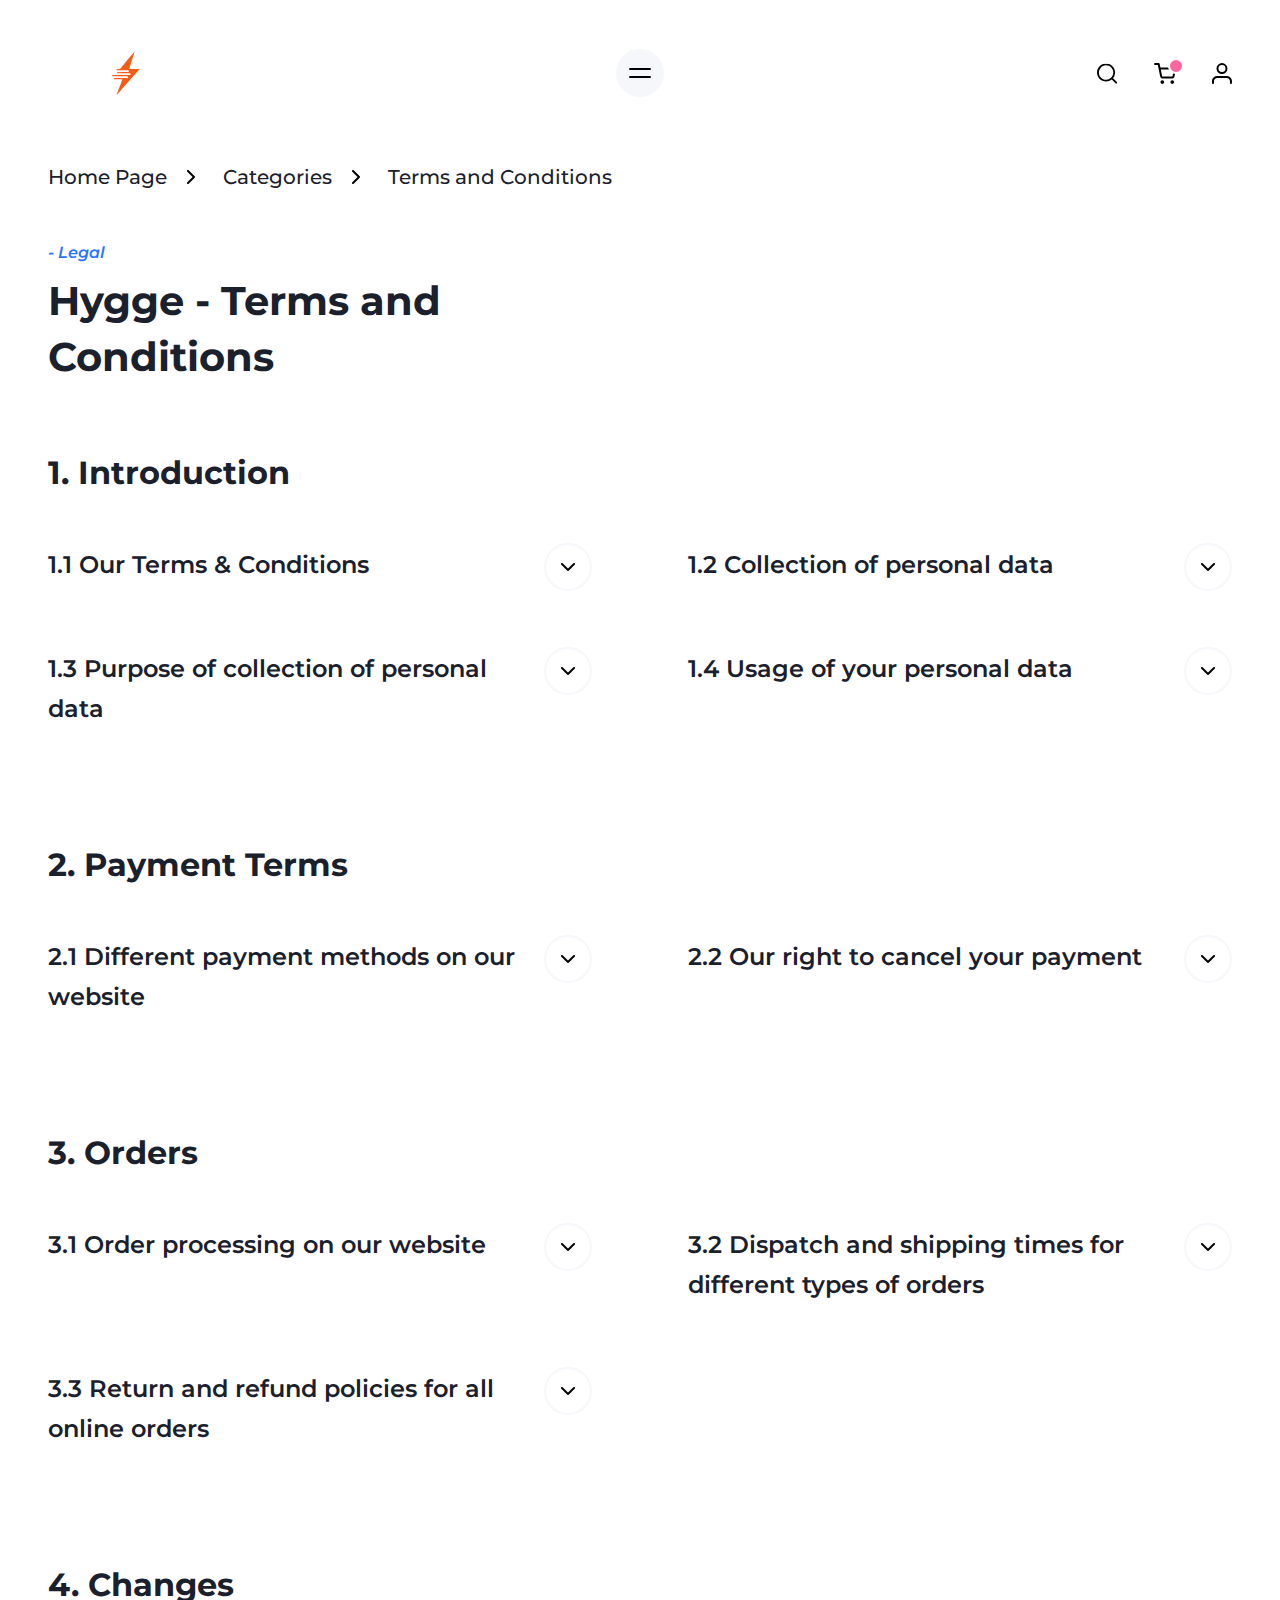
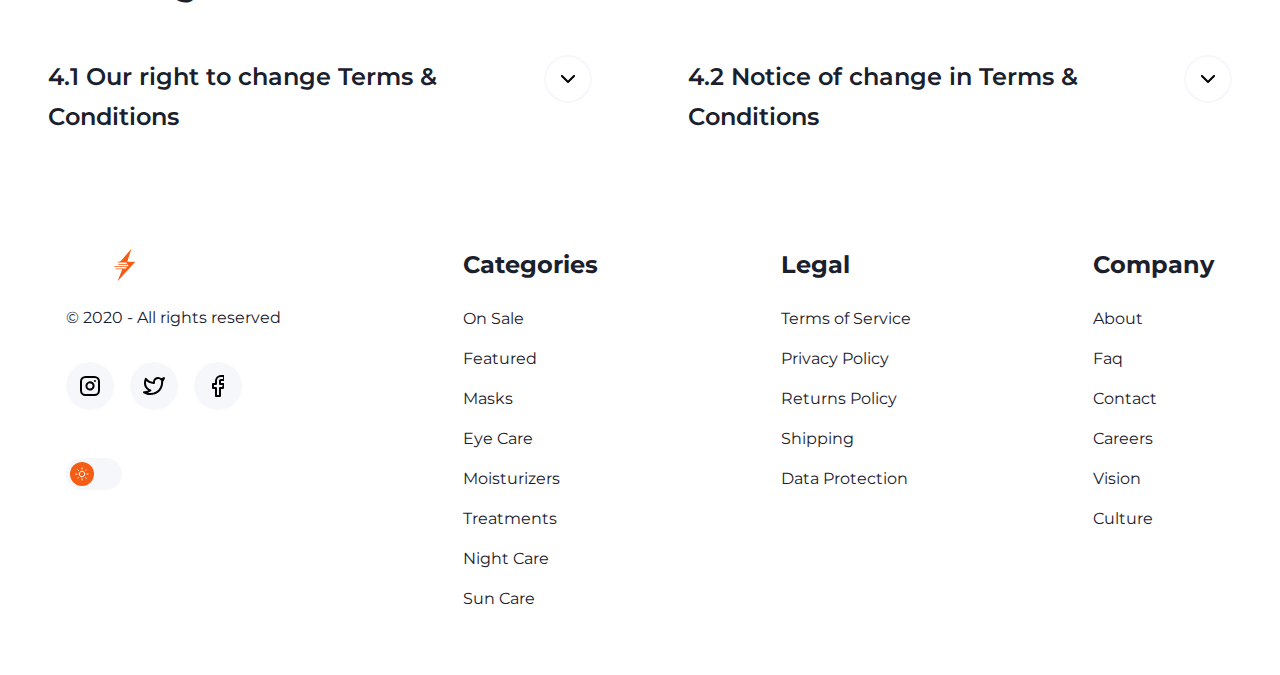
<file: legal-page.html>
<!DOCTYPE html>
<html lang="en">
  
<!-- Mirrored from ui8-hygge.herokuapp.com/hugge/legal-page.html by HTTrack Website Copier/3.x [XR&CO'2014], Thu, 01 Jun 2023 19:38:01 GMT -->
<!-- Added by HTTrack --><meta http-equiv="content-type" content="text/html;charset=UTF-8" /><!-- /Added by HTTrack -->
<head>
    <meta charset="utf-8">
    <title>Legal Page</title>
    <meta http-equiv="X-UA-Compatible" content="IE=Edge">
    <meta name="viewport" content="width=device-width, initial-scale=1, user-scalable=no">
    <meta name="theme-color" content="#fff">
    <meta name="format-detection" content="telephone=no">
    <link rel="apple-touch-icon" sizes="180x180" href="img/apple-touch-icon.png">
    <link rel="icon" type="image/png" sizes="32x32" href="img/favicon-32x32.png">
    <link rel="icon" type="image/png" sizes="16x16" href="img/favicon-16x16.png">
    <link rel="manifest" href="img/site.html">
    <meta name="msapplication-TileColor" content="#da532c">
    <meta name="Hygge HTML Templates" content="11 production-ready, fully responsive HTML templates for e-Commerce projects">
    <meta name="twitter:card" content="summary">
    <meta name="twitter:site" content="@ui8">
    <meta name="twitter:title" content="Hygge HTML Templates">
    <meta name="twitter:description" content="11 production-ready, fully responsive HTML templates for e-Commerce projects">
    <meta name="twitter:creator" content="@ui8">
    <meta name="twitter:image" content="../../www.example.com/image.html">
    <meta property="og:title" content="Hygge HTML Templates">
    <meta property="og:type" content="Article">
    <meta property="og:url" content="https://ui8.net/ui8/products/hygge-ecommerce">
    <meta property="og:image" content="../../www.example.com/image.html">
    <meta property="og:description" content="Hygge HTML Templates” content=“11 production-ready, fully responsive HTML templates for e-Commerce projects">
    <meta property="og:site_name" content="Hygge">
    <meta property="fb:admins" content="132951670226590">
    <link rel="stylesheet" media="all" href="css/app.css">
    <script>var viewportmeta = document.querySelector('meta[name="viewport"]');
if (viewportmeta) {
  if (screen.width < 375) {
    var newScale = screen.width / 375;
    viewportmeta.content = 'width=375, minimum-scale=' + newScale + ', maximum-scale=1.0, user-scalable=no, initial-scale=' + newScale + '';
  } else {
    viewportmeta.content = 'width=device-width, maximum-scale=1.0, initial-scale=1.0';
  }
}</script>
  </head>
  <body>
    <!-- page-->
    <div class="page">
      <header class="header js-header">
        <div class="header__center center"><button class="header__burger js-header-burger"></button><a class="header__logo" href="index.html"><img class="header__pic header__pic_black-desktop" src="img/logo.svg" alt=""><img class="header__pic header__pic_white-desktop" src="img/logo-white.svg" alt=""><img class="header__pic header__pic_black-mobile" src="img/logo-mobile.svg" alt=""><img class="header__pic header__pic_white-mobile" src="img/logo-mobile-white.svg" alt=""></a>
          <div class="header__control">
            <div class="header__item header__item_hidden">
              <div class="header__search search js-search">
                <div class="search__wrap"><input class="search__input" type="text" placeholder="Eye care products for tired eyes"></div><button class="search__btn js-search-btn"><svg class="icon icon-search">
                    <use xlink:href="img/sprite.svg#icon-search"></use>
                  </svg></button>
              </div>
            </div>
            <div class="header__item"><a class="header__link header__link_cart active" href="cart.html"><svg class="icon icon-cart">
                  <use xlink:href="img/sprite.svg#icon-cart"></use>
                </svg></a>
              <div class="header__body">
                <div class="basket basket_header">
                  <div class="basket__list">
                    <div class="basket__item"><a class="basket__preview" href="#"><img class="basket__pic" src="img/products/product-pic-4.png" alt=""></a>
                      <div class="basket__details"><a class="basket__product" href="#">Eye Mask Gel</a>
                        <div class="basket__price">
                          <div class="basket__old">$127</div>
                          <div class="basket__actual">$180</div>
                        </div>
                      </div><button class="basket__remove"><svg class="icon icon-close">
                          <use xlink:href="img/sprite.svg#icon-close"></use>
                        </svg></button>
                    </div>
                    <div class="basket__item"><a class="basket__preview" href="#"><img class="basket__pic" src="img/products/product-pic-6.png" alt=""></a>
                      <div class="basket__details"><a class="basket__product" href="#">Day Eye Cream</a>
                        <div class="basket__price">
                          <div class="basket__actual">$97</div>
                        </div>
                      </div><button class="basket__remove"><svg class="icon icon-close">
                          <use xlink:href="img/sprite.svg#icon-close"></use>
                        </svg></button>
                    </div>
                  </div>
                  <div class="basket__total">
                    <div class="basket__text">Total:</div>
                    <div class="basket__text">$201</div>
                  </div>
                  <div class="basket__btns"><a class="basket__btn btn btn_green" href="checkout.html">Checkout </a><a class="basket__btn btn btn_border" href="cart.html">Edit Cart</a></div>
                </div>
              </div>
            </div>
            <div class="header__item header__item_hidden"><a class="header__link" href="login.html"><svg class="icon icon-user">
                  <use xlink:href="img/sprite.svg#icon-user"></use>
                </svg></a></div>
          </div>
        </div>
        <div class="header__menu menu js-menu">
          <div class="menu__center center">
            <form class="menu__search search">
              <div class="search__wrap"><input class="search__input" type="text" placeholder="Search"></div><button class="search__btn"><svg class="icon icon-search">
                  <use xlink:href="img/sprite.svg#icon-search"></use>
                </svg></button>
            </form>
            <div class="menu__container">
              <div class="menu__list js-menu-list"><a class="menu__item active" href="index.html">Home</a>
                <div class="menu__item js-menu-item">
                  <div class="menu__head js-menu-head">Categories<svg class="icon icon-arrow-next">
                      <use xlink:href="img/sprite.svg#icon-arrow-next"></use>
                    </svg></div>
                  <div class="menu__body js-menu-body"><button class="menu__close js-menu-close"><svg class="icon icon-close">
                        <use xlink:href="img/sprite.svg#icon-close"></use>
                      </svg></button><button class="menu__back js-menu-back"><svg class="icon icon-arrow-prev">
                        <use xlink:href="img/sprite.svg#icon-arrow-prev"></use>
                      </svg></button>
                    <div class="menu__group"><a class="menu__link" href="category.html">On Sale</a><a class="menu__link" href="category.html">Featured</a><a class="menu__link" href="category.html">Masks</a><a class="menu__link" href="category.html">Eye Care</a><a class="menu__link" href="category.html">Moisturizers</a><a class="menu__link" href="category.html">Treatments</a><a class="menu__link" href="category.html">Night Care</a><a class="menu__link" href="category.html">Sun Care</a></div>
                  </div>
                </div><a class="menu__item" href="#">Blog</a><a class="menu__item" href="about-us.html">About</a><a class="menu__item" href="contacts.html">Contact</a>
              </div>
            </div><a class="menu__btn btn btn_green btn_wide" href="login.html">Login</a>
            <div class="menu__social"><a class="menu__link" href="https://www.instagram.com/ui8net/" target="_blank"><svg class="icon icon-instagram">
                  <use xlink:href="img/sprite.svg#icon-instagram"></use>
                </svg></a><a class="menu__link" href="https://twitter.com/ui8" target="_blank"><svg class="icon icon-twitter">
                  <use xlink:href="img/sprite.svg#icon-twitter"></use>
                </svg></a><a class="menu__link" href="https://www.facebook.com/ui8.net/" target="_blank"><svg class="icon icon-facebook">
                  <use xlink:href="img/sprite.svg#icon-facebook"></use>
                </svg></a></div>
          </div>
        </div>
      </header>
      <div class="breadcrumbs">
        <div class="breadcrumbs__center center">
          <ul class="breadcrumbs__list">
            <li class="breadcrumbs__item"><a class="breadcrumbs__link" href="index.html">Home Page</a></li>
            <li class="breadcrumbs__item"><a class="breadcrumbs__link" href="category.html">Categories</a></li>
            <li class="breadcrumbs__item">Terms and Conditions</li>
          </ul>
        </div>
      </div>
      <div class="faq section js-faq">
        <div class="faq__center center">
          <div class="faq__stage stage">- Legal</div>
          <h2 class="faq__title title title_mb-lg">Hygge - Terms and <br>Conditions</h2>
          <div class="faq__container">
            <div class="faq__section">
              <div class="faq__category">1. Introduction</div>
              <div class="faq__list">
                <div class="faq__item js-faq-item">
                  <div class="faq__head js-faq-head">1.1 Our Terms & Conditions<div class="faq__arrow"></div>
                  </div>
                  <div class="faq__body js-faq-body">Here you can put any text that you think would be suitable and relevant to this particular section of the website.</div>
                </div>
                <div class="faq__item js-faq-item">
                  <div class="faq__head js-faq-head">1.2 Collection of personal data<div class="faq__arrow"></div>
                  </div>
                  <div class="faq__body js-faq-body">This place is reserved for you to put some text content that you think would make sense here.</div>
                </div>
                <div class="faq__item js-faq-item">
                  <div class="faq__head js-faq-head">1.3 Purpose of collection of personal data<div class="faq__arrow"></div>
                  </div>
                  <div class="faq__body js-faq-body">Here you can put any text that you think would be suitable and relevant to this particular section of the website.</div>
                </div>
                <div class="faq__item js-faq-item">
                  <div class="faq__head js-faq-head">1.4 Usage of your personal data<div class="faq__arrow"></div>
                  </div>
                  <div class="faq__body js-faq-body">Here you can put any text that you think would be suitable and relevant to this particular section of the website.</div>
                </div>
              </div>
            </div>
            <div class="faq__section">
              <div class="faq__category">2. Payment Terms</div>
              <div class="faq__list">
                <div class="faq__item js-faq-item">
                  <div class="faq__head js-faq-head">2.1 Different payment methods on our website<div class="faq__arrow"></div>
                  </div>
                  <div class="faq__body js-faq-body">Just put any text here that would be suitable for this particular section of the website.</div>
                </div>
                <div class="faq__item js-faq-item">
                  <div class="faq__head js-faq-head">2.2 Our right to cancel your payment<div class="faq__arrow"></div>
                  </div>
                  <div class="faq__body js-faq-body">Just put any text here that would be suitable for this particular section of the website.</div>
                </div>
              </div>
            </div>
            <div class="faq__section">
              <div class="faq__category">3. Orders</div>
              <div class="faq__list">
                <div class="faq__item js-faq-item">
                  <div class="faq__head js-faq-head">3.1 Order processing on our website<div class="faq__arrow"></div>
                  </div>
                  <div class="faq__body js-faq-body">All you need to do is to put your own text here and that is going to be it, all done. This section can be used for really long pieces of text that explain a lot of small details that are required.</div>
                </div>
                <div class="faq__item js-faq-item">
                  <div class="faq__head js-faq-head">3.2 Dispatch and shipping times for different types of orders<div class="faq__arrow"></div>
                  </div>
                  <div class="faq__body js-faq-body">All you need to do is to put your own text here and that is going to be it, all done. This section can be used for really long pieces of text that explain a lot of small details that are required.</div>
                </div>
                <div class="faq__item js-faq-item">
                  <div class="faq__head js-faq-head">3.3 Return and refund policies for all online orders<div class="faq__arrow"></div>
                  </div>
                  <div class="faq__body js-faq-body">All you need to do is to put your own text here and that is going to be it, all done. This section can be used for really long pieces of text that explain a lot of small details that are required.</div>
                </div>
              </div>
            </div>
            <div class="faq__section">
              <div class="faq__category">4. Changes</div>
              <div class="faq__list">
                <div class="faq__item js-faq-item">
                  <div class="faq__head js-faq-head">4.1 Our right to change Terms & Conditions<div class="faq__arrow"></div>
                  </div>
                  <div class="faq__body js-faq-body">This place is reserved for you to put some text content that you think would make sense here.</div>
                </div>
                <div class="faq__item js-faq-item">
                  <div class="faq__head js-faq-head">4.2 Notice of change in Terms & Conditions<div class="faq__arrow"></div>
                  </div>
                  <div class="faq__body js-faq-body">This place is reserved for you to put some text content that you think would make sense here.</div>
                </div>
              </div>
            </div>
          </div>
        </div>
      </div>
      <footer class="footer">
        <div class="footer__center center">
          <div class="footer__row">
            <div class="footer__col"><a class="footer__logo" href="index.html"><img class="footer__pic footer__pic_black-desktop" src="img/logo.svg" alt=""><img class="footer__pic footer__pic_white-desktop" src="img/logo-white.svg" alt=""><img class="footer__pic footer__pic_black-mobile" src="img/logo-mobile.svg" alt=""><img class="footer__pic footer__pic_white-mobile" src="img/logo-mobile-white.svg" alt=""></a>
              <div class="footer__copyright">© 2020 - All rights reserved</div>
              <div class="footer__social social"><a class="social__link" href="https://www.instagram.com/ui8net/" target="_blank"><svg class="icon icon-instagram">
                    <use xlink:href="img/sprite.svg#icon-instagram"></use>
                  </svg></a><a class="social__link" href="https://twitter.com/ui8" target="_blank"><svg class="icon icon-twitter">
                    <use xlink:href="img/sprite.svg#icon-twitter"></use>
                  </svg></a><a class="social__link" href="https://www.facebook.com/ui8.net/" target="_blank"><svg class="icon icon-facebook">
                    <use xlink:href="img/sprite.svg#icon-facebook"></use>
                  </svg></a></div><label class="switch js-switch-bg"><input class="switch__input" type="checkbox" /><span class="switch__in"><span class="switch__tick"><img class="switch__pic switch__pic_moon" src="img/moon.svg" alt="" /><img class="switch__pic switch__pic_sun" src="img/sun.svg" alt="" /></span></span></label>
            </div>
            <div class="footer__col">
              <div class="footer__category">Categories</div>
              <div class="footer__menu"><a class="footer__link" href="category.html">On Sale</a><a class="footer__link" href="category.html">Featured</a><a class="footer__link" href="category.html">Masks</a><a class="footer__link" href="category.html">Eye Care</a><a class="footer__link" href="category.html">Moisturizers</a><a class="footer__link" href="category.html">Treatments</a><a class="footer__link" href="category.html">Night Care</a><a class="footer__link" href="category.html">Sun Care</a></div>
            </div>
            <div class="footer__col">
              <div class="footer__category">Legal</div>
              <div class="footer__menu"><a class="footer__link" href="legal-page.html">Terms of Service</a><a class="footer__link" href="legal-page.html">Privacy Policy</a><a class="footer__link" href="legal-page.html">Returns Policy</a><a class="footer__link" href="legal-page.html">Shipping</a><a class="footer__link" href="legal-page.html">Data Protection</a></div>
            </div>
            <div class="footer__col">
              <div class="footer__category">Company</div>
              <div class="footer__menu"><a class="footer__link" href="about-us.html">About</a><a class="footer__link" href="faq.html">Faq</a><a class="footer__link" href="contacts.html">Contact</a><a class="footer__link" href="careers-page.html">Careers</a><a class="footer__link" href="#">Vision</a><a class="footer__link" href="#">Culture</a></div>
            </div>
          </div>
        </div>
      </footer>
    </div><!-- scripts-->
    <script src="js/app.js"></script>
    <script src="js/common.js"></script>
  </body>

<!-- Mirrored from ui8-hygge.herokuapp.com/hugge/legal-page.html by HTTrack Website Copier/3.x [XR&CO'2014], Thu, 01 Jun 2023 19:38:01 GMT -->
</html>
</file>
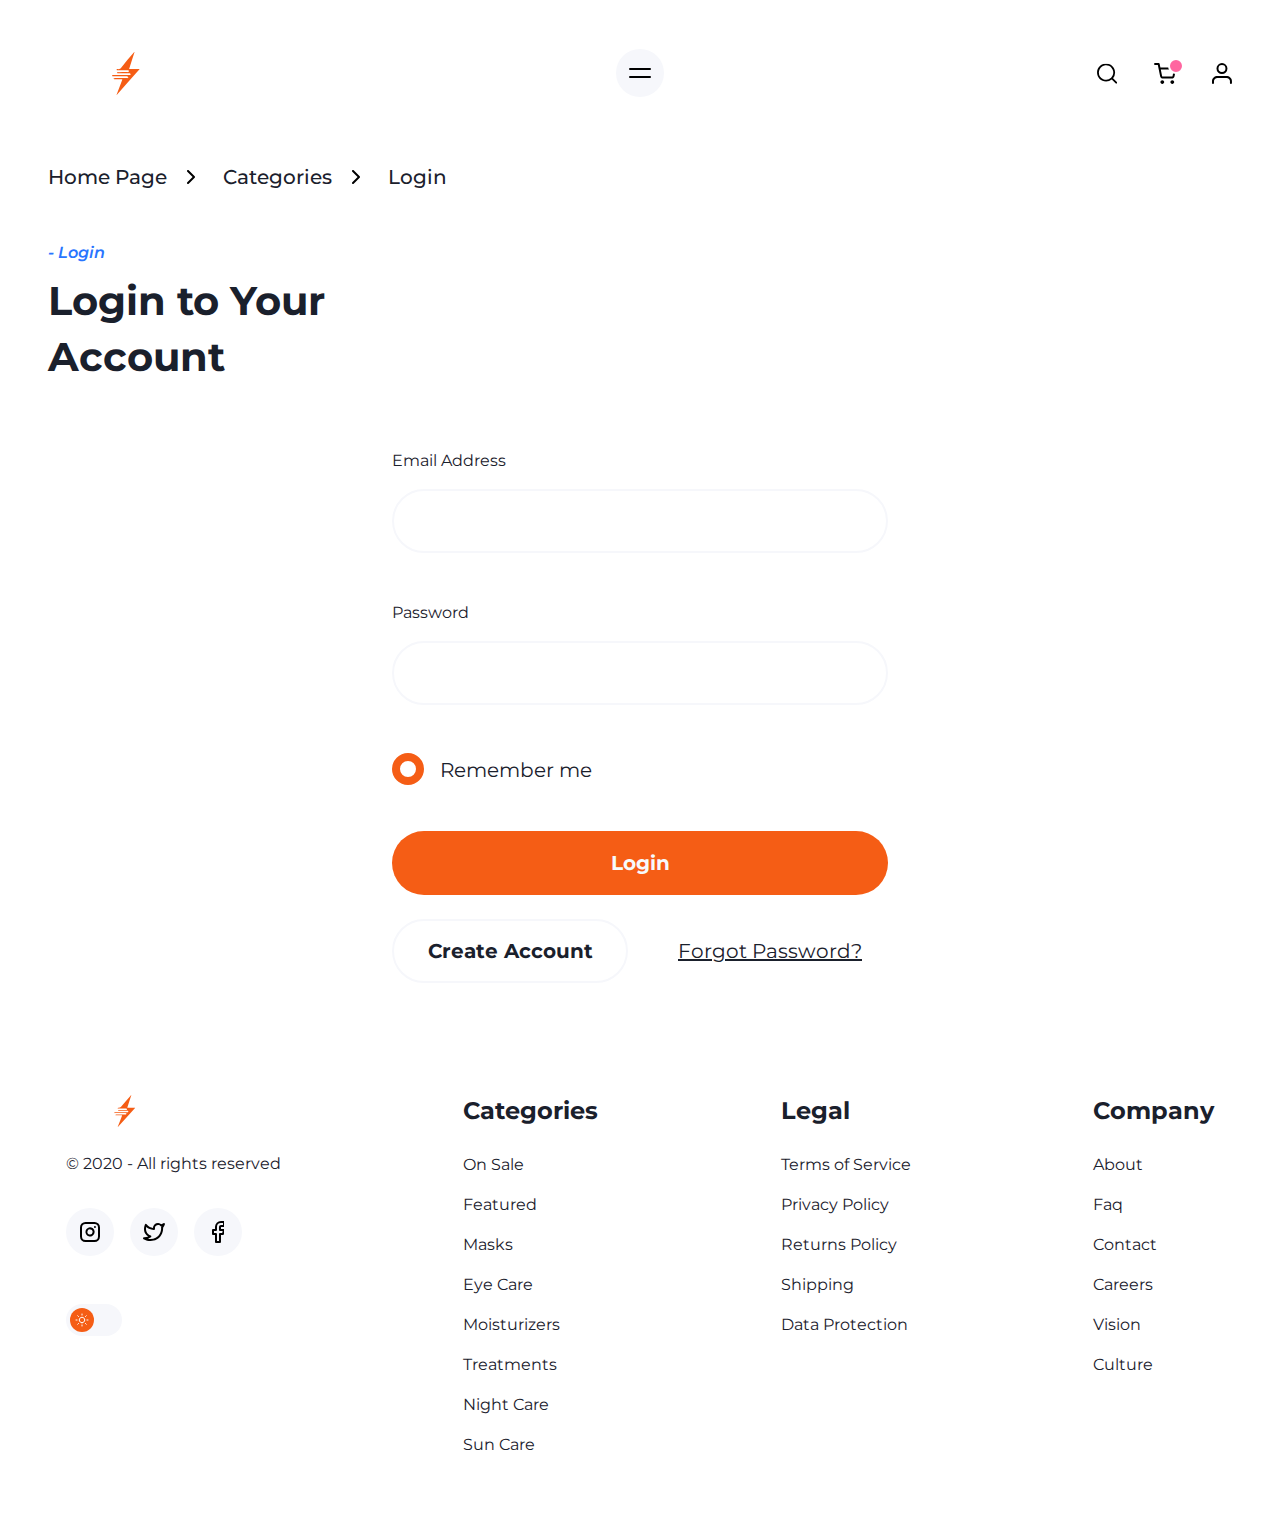
<file: login.html>
<!DOCTYPE html>
<html lang="en">
  
<!-- Mirrored from ui8-hygge.herokuapp.com/hugge/login.html by HTTrack Website Copier/3.x [XR&CO'2014], Thu, 01 Jun 2023 19:37:59 GMT -->
<!-- Added by HTTrack --><meta http-equiv="content-type" content="text/html;charset=UTF-8" /><!-- /Added by HTTrack -->
<head>
    <meta charset="utf-8">
    <title>Login</title>
    <meta http-equiv="X-UA-Compatible" content="IE=Edge">
    <meta name="viewport" content="width=device-width, initial-scale=1, user-scalable=no">
    <meta name="theme-color" content="#fff">
    <meta name="format-detection" content="telephone=no">
    <link rel="apple-touch-icon" sizes="180x180" href="img/apple-touch-icon.png">
    <link rel="icon" type="image/png" sizes="32x32" href="img/favicon-32x32.png">
    <link rel="icon" type="image/png" sizes="16x16" href="img/favicon-16x16.png">
    <link rel="manifest" href="img/site.html">
    <meta name="msapplication-TileColor" content="#da532c">
    <meta name="Hygge HTML Templates" content="11 production-ready, fully responsive HTML templates for e-Commerce projects">
    <meta name="twitter:card" content="summary">
    <meta name="twitter:site" content="@ui8">
    <meta name="twitter:title" content="Hygge HTML Templates">
    <meta name="twitter:description" content="11 production-ready, fully responsive HTML templates for e-Commerce projects">
    <meta name="twitter:creator" content="@ui8">
    <meta name="twitter:image" content="../../www.example.com/image.html">
    <meta property="og:title" content="Hygge HTML Templates">
    <meta property="og:type" content="Article">
    <meta property="og:url" content="https://ui8.net/ui8/products/hygge-ecommerce">
    <meta property="og:image" content="../../www.example.com/image.html">
    <meta property="og:description" content="Hygge HTML Templates” content=“11 production-ready, fully responsive HTML templates for e-Commerce projects">
    <meta property="og:site_name" content="Hygge">
    <meta property="fb:admins" content="132951670226590">
    <link rel="stylesheet" media="all" href="css/app.css">
    <script>var viewportmeta = document.querySelector('meta[name="viewport"]');
if (viewportmeta) {
  if (screen.width < 375) {
    var newScale = screen.width / 375;
    viewportmeta.content = 'width=375, minimum-scale=' + newScale + ', maximum-scale=1.0, user-scalable=no, initial-scale=' + newScale + '';
  } else {
    viewportmeta.content = 'width=device-width, maximum-scale=1.0, initial-scale=1.0';
  }
}</script>
  </head>
  <body>
    <!-- page-->
    <div class="page">
      <header class="header js-header">
        <div class="header__center center"><button class="header__burger js-header-burger"></button><a class="header__logo" href="index.html"><img class="header__pic header__pic_black-desktop" src="img/logo.svg" alt=""><img class="header__pic header__pic_white-desktop" src="img/logo-white.svg" alt=""><img class="header__pic header__pic_black-mobile" src="img/logo-mobile.svg" alt=""><img class="header__pic header__pic_white-mobile" src="img/logo-mobile-white.svg" alt=""></a>
          <div class="header__control">
            <div class="header__item header__item_hidden">
              <div class="header__search search js-search">
                <div class="search__wrap"><input class="search__input" type="text" placeholder="Eye care products for tired eyes"></div><button class="search__btn js-search-btn"><svg class="icon icon-search">
                    <use xlink:href="img/sprite.svg#icon-search"></use>
                  </svg></button>
              </div>
            </div>
            <div class="header__item"><a class="header__link header__link_cart active" href="cart.html"><svg class="icon icon-cart">
                  <use xlink:href="img/sprite.svg#icon-cart"></use>
                </svg></a>
              <div class="header__body">
                <div class="basket basket_header">
                  <div class="basket__list">
                    <div class="basket__item"><a class="basket__preview" href="#"><img class="basket__pic" src="img/products/product-pic-4.png" alt=""></a>
                      <div class="basket__details"><a class="basket__product" href="#">Eye Mask Gel</a>
                        <div class="basket__price">
                          <div class="basket__old">$127</div>
                          <div class="basket__actual">$180</div>
                        </div>
                      </div><button class="basket__remove"><svg class="icon icon-close">
                          <use xlink:href="img/sprite.svg#icon-close"></use>
                        </svg></button>
                    </div>
                    <div class="basket__item"><a class="basket__preview" href="#"><img class="basket__pic" src="img/products/product-pic-6.png" alt=""></a>
                      <div class="basket__details"><a class="basket__product" href="#">Day Eye Cream</a>
                        <div class="basket__price">
                          <div class="basket__actual">$97</div>
                        </div>
                      </div><button class="basket__remove"><svg class="icon icon-close">
                          <use xlink:href="img/sprite.svg#icon-close"></use>
                        </svg></button>
                    </div>
                  </div>
                  <div class="basket__total">
                    <div class="basket__text">Total:</div>
                    <div class="basket__text">$201</div>
                  </div>
                  <div class="basket__btns"><a class="basket__btn btn btn_green" href="checkout.html">Checkout </a><a class="basket__btn btn btn_border" href="cart.html">Edit Cart</a></div>
                </div>
              </div>
            </div>
            <div class="header__item header__item_hidden"><a class="header__link" href="login.html"><svg class="icon icon-user">
                  <use xlink:href="img/sprite.svg#icon-user"></use>
                </svg></a></div>
          </div>
        </div>
        <div class="header__menu menu js-menu">
          <div class="menu__center center">
            <form class="menu__search search">
              <div class="search__wrap"><input class="search__input" type="text" placeholder="Search"></div><button class="search__btn"><svg class="icon icon-search">
                  <use xlink:href="img/sprite.svg#icon-search"></use>
                </svg></button>
            </form>
            <div class="menu__container">
              <div class="menu__list js-menu-list"><a class="menu__item active" href="index.html">Home</a>
                <div class="menu__item js-menu-item">
                  <div class="menu__head js-menu-head">Categories<svg class="icon icon-arrow-next">
                      <use xlink:href="img/sprite.svg#icon-arrow-next"></use>
                    </svg></div>
                  <div class="menu__body js-menu-body"><button class="menu__close js-menu-close"><svg class="icon icon-close">
                        <use xlink:href="img/sprite.svg#icon-close"></use>
                      </svg></button><button class="menu__back js-menu-back"><svg class="icon icon-arrow-prev">
                        <use xlink:href="img/sprite.svg#icon-arrow-prev"></use>
                      </svg></button>
                    <div class="menu__group"><a class="menu__link" href="category.html">On Sale</a><a class="menu__link" href="category.html">Featured</a><a class="menu__link" href="category.html">Masks</a><a class="menu__link" href="category.html">Eye Care</a><a class="menu__link" href="category.html">Moisturizers</a><a class="menu__link" href="category.html">Treatments</a><a class="menu__link" href="category.html">Night Care</a><a class="menu__link" href="category.html">Sun Care</a></div>
                  </div>
                </div><a class="menu__item" href="#">Blog</a><a class="menu__item" href="about-us.html">About</a><a class="menu__item" href="contacts.html">Contact</a>
              </div>
            </div><a class="menu__btn btn btn_green btn_wide" href="login.html">Login</a>
            <div class="menu__social"><a class="menu__link" href="https://www.instagram.com/ui8net/" target="_blank"><svg class="icon icon-instagram">
                  <use xlink:href="img/sprite.svg#icon-instagram"></use>
                </svg></a><a class="menu__link" href="https://twitter.com/ui8" target="_blank"><svg class="icon icon-twitter">
                  <use xlink:href="img/sprite.svg#icon-twitter"></use>
                </svg></a><a class="menu__link" href="https://www.facebook.com/ui8.net/" target="_blank"><svg class="icon icon-facebook">
                  <use xlink:href="img/sprite.svg#icon-facebook"></use>
                </svg></a></div>
          </div>
        </div>
      </header>
      <div class="breadcrumbs">
        <div class="breadcrumbs__center center">
          <ul class="breadcrumbs__list">
            <li class="breadcrumbs__item"><a class="breadcrumbs__link" href="index.html">Home Page</a></li>
            <li class="breadcrumbs__item"><a class="breadcrumbs__link" href="category.html">Categories</a></li>
            <li class="breadcrumbs__item">Login</li>
          </ul>
        </div>
      </div>
      <div class="login section">
        <div class="login__details">
          <div class="login__center center">
            <div class="login__stage stage">- Login</div>
            <h2 class="login__title title title_mb-lg">Login to Your <br>Account</h2>
            <form class="login__form">
              <div class="login__field field">
                <div class="field__label">Email Address</div>
                <div class="field__wrap"><input class="field__input" type="text" name="address"></div>
              </div>
              <div class="login__field field">
                <div class="field__label">Password</div>
                <div class="field__wrap"><input class="field__input" type="password" name="password"></div>
              </div><label class="login__checkbox checkbox"><input class="checkbox__input js-checkout-checkbox" type="checkbox" checked><span class="checkbox__in"><span class="checkbox__tick"></span><span class="checkbox__text">Remember me</span></span></label>
              <div class="login__btns"><button class="login__btn btn btn_green btn_wide">Login</button></div>
              <div class="login__row">
                <div class="login__col"><a class="login__btn btn btn_border btn_wide" href="sign-up.html">Create Account </a></div>
                <div class="login__col"><a class="login__link" href="#">Forgot Password?</a></div>
              </div>
            </form>
          </div>
        </div>
      </div>
      <footer class="footer">
        <div class="footer__center center">
          <div class="footer__row">
            <div class="footer__col"><a class="footer__logo" href="index.html"><img class="footer__pic footer__pic_black-desktop" src="img/logo.svg" alt=""><img class="footer__pic footer__pic_white-desktop" src="img/logo-white.svg" alt=""><img class="footer__pic footer__pic_black-mobile" src="img/logo-mobile.svg" alt=""><img class="footer__pic footer__pic_white-mobile" src="img/logo-mobile-white.svg" alt=""></a>
              <div class="footer__copyright">© 2020 - All rights reserved</div>
              <div class="footer__social social"><a class="social__link" href="https://www.instagram.com/ui8net/" target="_blank"><svg class="icon icon-instagram">
                    <use xlink:href="img/sprite.svg#icon-instagram"></use>
                  </svg></a><a class="social__link" href="https://twitter.com/ui8" target="_blank"><svg class="icon icon-twitter">
                    <use xlink:href="img/sprite.svg#icon-twitter"></use>
                  </svg></a><a class="social__link" href="https://www.facebook.com/ui8.net/" target="_blank"><svg class="icon icon-facebook">
                    <use xlink:href="img/sprite.svg#icon-facebook"></use>
                  </svg></a></div><label class="switch js-switch-bg"><input class="switch__input" type="checkbox" /><span class="switch__in"><span class="switch__tick"><img class="switch__pic switch__pic_moon" src="img/moon.svg" alt="" /><img class="switch__pic switch__pic_sun" src="img/sun.svg" alt="" /></span></span></label>
            </div>
            <div class="footer__col">
              <div class="footer__category">Categories</div>
              <div class="footer__menu"><a class="footer__link" href="category.html">On Sale</a><a class="footer__link" href="category.html">Featured</a><a class="footer__link" href="category.html">Masks</a><a class="footer__link" href="category.html">Eye Care</a><a class="footer__link" href="category.html">Moisturizers</a><a class="footer__link" href="category.html">Treatments</a><a class="footer__link" href="category.html">Night Care</a><a class="footer__link" href="category.html">Sun Care</a></div>
            </div>
            <div class="footer__col">
              <div class="footer__category">Legal</div>
              <div class="footer__menu"><a class="footer__link" href="legal-page.html">Terms of Service</a><a class="footer__link" href="legal-page.html">Privacy Policy</a><a class="footer__link" href="legal-page.html">Returns Policy</a><a class="footer__link" href="legal-page.html">Shipping</a><a class="footer__link" href="legal-page.html">Data Protection</a></div>
            </div>
            <div class="footer__col">
              <div class="footer__category">Company</div>
              <div class="footer__menu"><a class="footer__link" href="about-us.html">About</a><a class="footer__link" href="faq.html">Faq</a><a class="footer__link" href="contacts.html">Contact</a><a class="footer__link" href="careers-page.html">Careers</a><a class="footer__link" href="#">Vision</a><a class="footer__link" href="#">Culture</a></div>
            </div>
          </div>
        </div>
      </footer>
    </div><!-- scripts-->
    <script src="js/app.js"></script>
    <script src="js/common.js"></script>
  </body>

<!-- Mirrored from ui8-hygge.herokuapp.com/hugge/login.html by HTTrack Website Copier/3.x [XR&CO'2014], Thu, 01 Jun 2023 19:37:59 GMT -->
</html>
</file>
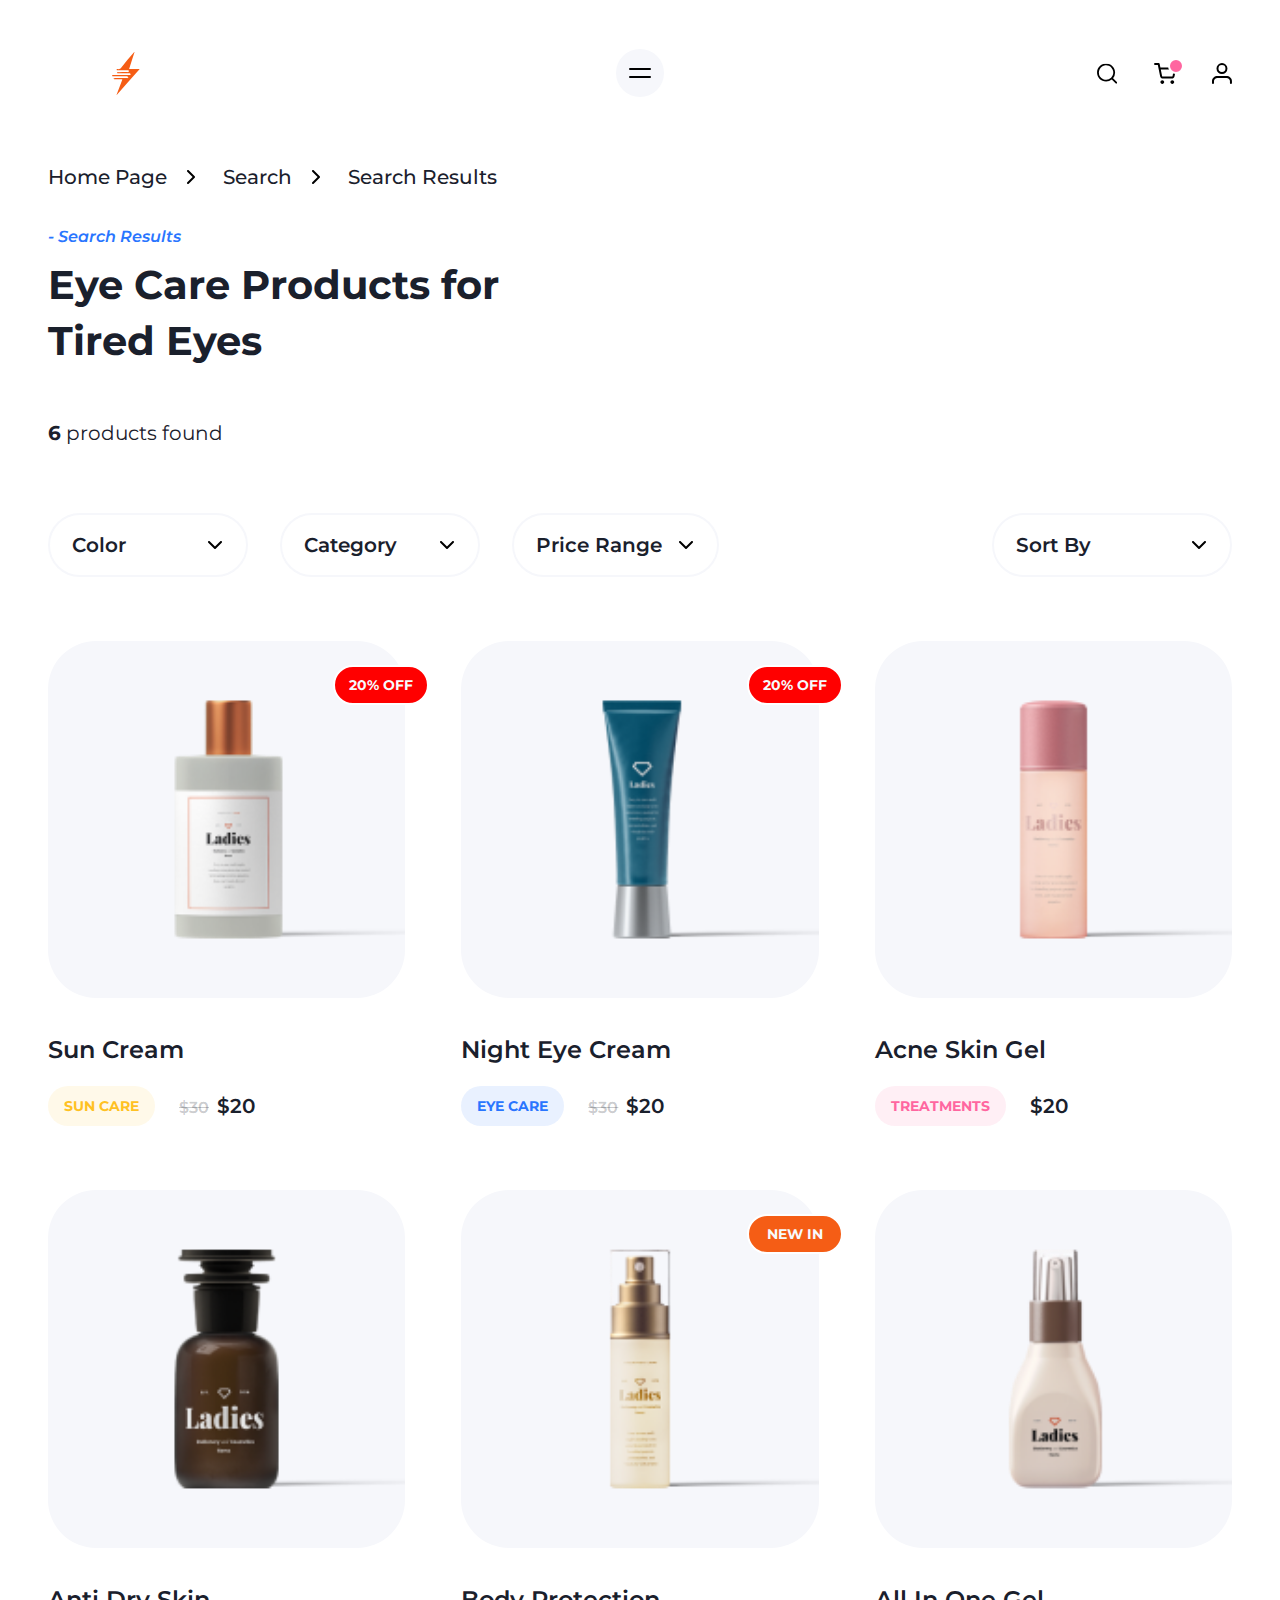
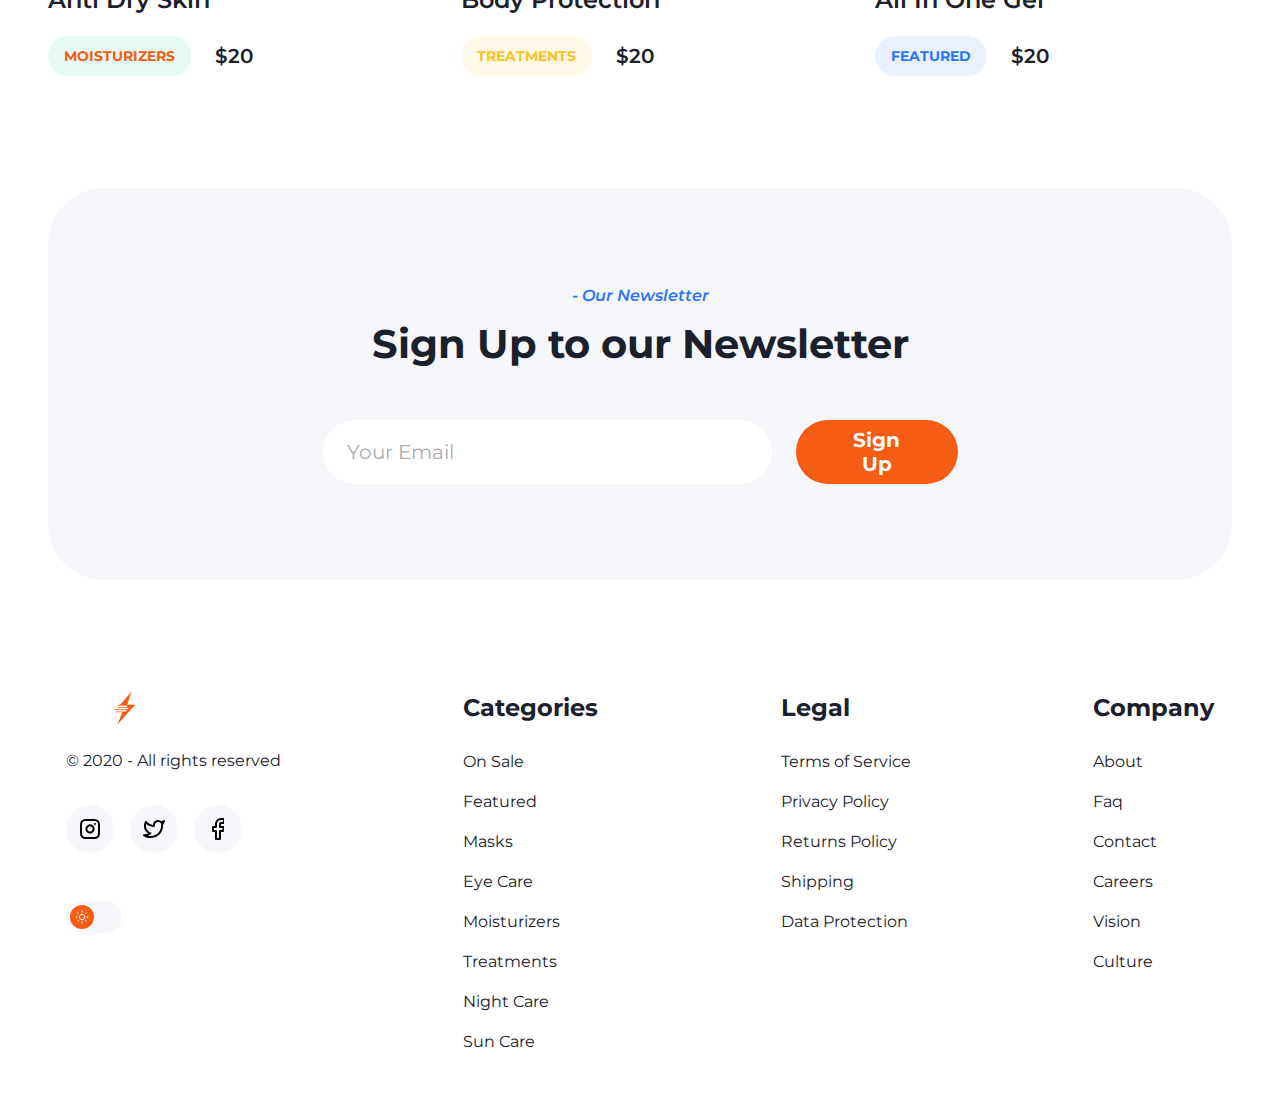
<file: search.html>
<!DOCTYPE html>
<html lang="en">
  
<!-- Mirrored from ui8-hygge.herokuapp.com/hugge/search.html by HTTrack Website Copier/3.x [XR&CO'2014], Thu, 01 Jun 2023 19:37:59 GMT -->
<!-- Added by HTTrack --><meta http-equiv="content-type" content="text/html;charset=UTF-8" /><!-- /Added by HTTrack -->
<head>
    <meta charset="utf-8">
    <title>Search</title>
    <meta http-equiv="X-UA-Compatible" content="IE=Edge">
    <meta name="viewport" content="width=device-width, initial-scale=1, user-scalable=no">
    <meta name="theme-color" content="#fff">
    <meta name="format-detection" content="telephone=no">
    <link rel="apple-touch-icon" sizes="180x180" href="img/apple-touch-icon.png">
    <link rel="icon" type="image/png" sizes="32x32" href="img/favicon-32x32.png">
    <link rel="icon" type="image/png" sizes="16x16" href="img/favicon-16x16.png">
    <link rel="manifest" href="img/site.html">
    <meta name="msapplication-TileColor" content="#da532c">
    <meta name="Hygge HTML Templates" content="11 production-ready, fully responsive HTML templates for e-Commerce projects">
    <meta name="twitter:card" content="summary">
    <meta name="twitter:site" content="@ui8">
    <meta name="twitter:title" content="Hygge HTML Templates">
    <meta name="twitter:description" content="11 production-ready, fully responsive HTML templates for e-Commerce projects">
    <meta name="twitter:creator" content="@ui8">
    <meta name="twitter:image" content="../../www.example.com/image.html">
    <meta property="og:title" content="Hygge HTML Templates">
    <meta property="og:type" content="Article">
    <meta property="og:url" content="https://ui8.net/ui8/products/hygge-ecommerce">
    <meta property="og:image" content="../../www.example.com/image.html">
    <meta property="og:description" content="Hygge HTML Templates” content=“11 production-ready, fully responsive HTML templates for e-Commerce projects">
    <meta property="og:site_name" content="Hygge">
    <meta property="fb:admins" content="132951670226590">
    <link rel="stylesheet" media="all" href="css/app.css">
    <script>var viewportmeta = document.querySelector('meta[name="viewport"]');
if (viewportmeta) {
  if (screen.width < 375) {
    var newScale = screen.width / 375;
    viewportmeta.content = 'width=375, minimum-scale=' + newScale + ', maximum-scale=1.0, user-scalable=no, initial-scale=' + newScale + '';
  } else {
    viewportmeta.content = 'width=device-width, maximum-scale=1.0, initial-scale=1.0';
  }
}</script>
  </head>
  <body>
    <!-- page-->
    <div class="page">
      <header class="header js-header">
        <div class="header__center center"><button class="header__burger js-header-burger"></button><a class="header__logo" href="index.html"><img class="header__pic header__pic_black-desktop" src="img/logo.svg" alt=""><img class="header__pic header__pic_white-desktop" src="img/logo-white.svg" alt=""><img class="header__pic header__pic_black-mobile" src="img/logo-mobile.svg" alt=""><img class="header__pic header__pic_white-mobile" src="img/logo-mobile-white.svg" alt=""></a>
          <div class="header__control">
            <div class="header__item header__item_hidden">
              <div class="header__search search js-search">
                <div class="search__wrap"><input class="search__input" type="text" placeholder="Eye care products for tired eyes"></div><button class="search__btn js-search-btn"><svg class="icon icon-search">
                    <use xlink:href="img/sprite.svg#icon-search"></use>
                  </svg></button>
              </div>
            </div>
            <div class="header__item"><a class="header__link header__link_cart active" href="cart.html"><svg class="icon icon-cart">
                  <use xlink:href="img/sprite.svg#icon-cart"></use>
                </svg></a>
              <div class="header__body">
                <div class="basket basket_header">
                  <div class="basket__list">
                    <div class="basket__item"><a class="basket__preview" href="#"><img class="basket__pic" src="img/products/product-pic-4.png" alt=""></a>
                      <div class="basket__details"><a class="basket__product" href="#">Eye Mask Gel</a>
                        <div class="basket__price">
                          <div class="basket__old">$127</div>
                          <div class="basket__actual">$180</div>
                        </div>
                      </div><button class="basket__remove"><svg class="icon icon-close">
                          <use xlink:href="img/sprite.svg#icon-close"></use>
                        </svg></button>
                    </div>
                    <div class="basket__item"><a class="basket__preview" href="#"><img class="basket__pic" src="img/products/product-pic-6.png" alt=""></a>
                      <div class="basket__details"><a class="basket__product" href="#">Day Eye Cream</a>
                        <div class="basket__price">
                          <div class="basket__actual">$97</div>
                        </div>
                      </div><button class="basket__remove"><svg class="icon icon-close">
                          <use xlink:href="img/sprite.svg#icon-close"></use>
                        </svg></button>
                    </div>
                  </div>
                  <div class="basket__total">
                    <div class="basket__text">Total:</div>
                    <div class="basket__text">$201</div>
                  </div>
                  <div class="basket__btns"><a class="basket__btn btn btn_green" href="checkout.html">Checkout </a><a class="basket__btn btn btn_border" href="cart.html">Edit Cart</a></div>
                </div>
              </div>
            </div>
            <div class="header__item header__item_hidden"><a class="header__link" href="login.html"><svg class="icon icon-user">
                  <use xlink:href="img/sprite.svg#icon-user"></use>
                </svg></a></div>
          </div>
        </div>
        <div class="header__menu menu js-menu">
          <div class="menu__center center">
            <form class="menu__search search">
              <div class="search__wrap"><input class="search__input" type="text" placeholder="Search"></div><button class="search__btn"><svg class="icon icon-search">
                  <use xlink:href="img/sprite.svg#icon-search"></use>
                </svg></button>
            </form>
            <div class="menu__container">
              <div class="menu__list js-menu-list"><a class="menu__item active" href="index.html">Home</a>
                <div class="menu__item js-menu-item">
                  <div class="menu__head js-menu-head">Categories<svg class="icon icon-arrow-next">
                      <use xlink:href="img/sprite.svg#icon-arrow-next"></use>
                    </svg></div>
                  <div class="menu__body js-menu-body"><button class="menu__close js-menu-close"><svg class="icon icon-close">
                        <use xlink:href="img/sprite.svg#icon-close"></use>
                      </svg></button><button class="menu__back js-menu-back"><svg class="icon icon-arrow-prev">
                        <use xlink:href="img/sprite.svg#icon-arrow-prev"></use>
                      </svg></button>
                    <div class="menu__group"><a class="menu__link" href="category.html">On Sale</a><a class="menu__link" href="category.html">Featured</a><a class="menu__link" href="category.html">Masks</a><a class="menu__link" href="category.html">Eye Care</a><a class="menu__link" href="category.html">Moisturizers</a><a class="menu__link" href="category.html">Treatments</a><a class="menu__link" href="category.html">Night Care</a><a class="menu__link" href="category.html">Sun Care</a></div>
                  </div>
                </div><a class="menu__item" href="#">Blog</a><a class="menu__item" href="about-us.html">About</a><a class="menu__item" href="contacts.html">Contact</a>
              </div>
            </div><a class="menu__btn btn btn_green btn_wide" href="login.html">Login</a>
            <div class="menu__social"><a class="menu__link" href="https://www.instagram.com/ui8net/" target="_blank"><svg class="icon icon-instagram">
                  <use xlink:href="img/sprite.svg#icon-instagram"></use>
                </svg></a><a class="menu__link" href="https://twitter.com/ui8" target="_blank"><svg class="icon icon-twitter">
                  <use xlink:href="img/sprite.svg#icon-twitter"></use>
                </svg></a><a class="menu__link" href="https://www.facebook.com/ui8.net/" target="_blank"><svg class="icon icon-facebook">
                  <use xlink:href="img/sprite.svg#icon-facebook"></use>
                </svg></a></div>
          </div>
        </div>
      </header>
      <div class="breadcrumbs breadcrumbs_mb-md">
        <div class="breadcrumbs__center center">
          <ul class="breadcrumbs__list">
            <li class="breadcrumbs__item"><a class="breadcrumbs__link" href="index.html">Home Page</a></li>
            <li class="breadcrumbs__item"><a class="breadcrumbs__link" href="#">Search</a></li>
            <li class="breadcrumbs__item">Search Results</li>
          </ul>
        </div>
      </div>
      <div class="products products_search section">
        <div class="products__center center">
          <div class="products__stage stage">- Search Results</div>
          <h2 class="products__title title title_mb-md">Eye Care Products for <br>Tired Eyes</h2>
          <div class="products__result"><span class="products__counter">6</span> products found</div>
          <div class="filters js-filters">
            <div class="filters__sorting">
              <div class="filters__open js-filters-open">Filter By</div>
              <div class="filters__wrap js-filters-wrap">
                <div class="filters__drop drop js-drop">
                  <div class="drop__head js-drop-head">Color</div>
                  <div class="drop__body js-drop-body"><a class="drop__link js-drop-link" href="#">Red</a><a class="drop__link js-drop-link" href="#">Blue</a><a class="drop__link js-drop-link" href="#">Green</a><a class="drop__link js-drop-link" href="#">Black</a></div>
                </div>
                <div class="filters__drop drop js-drop">
                  <div class="drop__head js-drop-head">Category</div>
                  <div class="drop__body js-drop-body"><a class="drop__link js-drop-link" href="#">Treatments</a><a class="drop__link js-drop-link" href="#">Moisturizers</a><a class="drop__link js-drop-link" href="#">Featured</a></div>
                </div>
                <div class="filters__drop drop js-drop">
                  <div class="drop__head js-drop-head">Price Range</div>
                  <div class="drop__body js-drop-body"><a class="drop__link js-drop-link" href="#">$0 - $10</a><a class="drop__link js-drop-link" href="#">$10 - $50</a><a class="drop__link js-drop-link" href="#">$50 +</a></div>
                </div>
              </div>
              <div class="filters__field field">
                <div class="field__wrap"><select class="field__select">
                    <option>Sort By</option>
                    <option>Sort By</option>
                    <option>Sort By</option>
                  </select></div>
              </div>
            </div>
          </div>
          <div class="products__list">
            <div class="product">
              <div class="product__sale">20% OFF</div>
              <div class="product__view"><a class="product__preview" href="product.html"><img class="product__pic" src="img/products/product-pic-1.png" alt="" /></a><a class="product__btn btn btn_green" href="cart.html">Add to Cart</a></div><a class="product__name" href="product.html">Sun Cream</a>
              <div class="product__details">
                <div class="product__category yellow">Sun Care</div>
                <div class="product__price"><span class="product__old">$30</span><span class="product__actual">$20</span></div>
              </div>
            </div>
            <div class="product">
              <div class="product__sale">20% OFF</div>
              <div class="product__view"><a class="product__preview" href="product.html"><img class="product__pic" src="img/products/product-pic-2.png" alt="" /></a><a class="product__btn btn btn_green" href="cart.html">Add to Cart</a></div><a class="product__name" href="product.html">Night Eye Cream</a>
              <div class="product__details">
                <div class="product__category blue">EYE CARE</div>
                <div class="product__price"><span class="product__old">$30</span><span class="product__actual">$20</span></div>
              </div>
            </div>
            <div class="product">
              <div class="product__view"><a class="product__preview" href="product.html"><img class="product__pic" src="img/products/product-pic-3.png" alt="" /></a><a class="product__btn btn btn_green" href="cart.html">Add to Cart</a></div><a class="product__name" href="product.html">Acne Skin Gel</a>
              <div class="product__details">
                <div class="product__category pink">Treatments</div>
                <div class="product__price"><span class="product__actual">$20</span></div>
              </div>
            </div>
            <div class="product">
              <div class="product__view"><a class="product__preview" href="product.html"><img class="product__pic" src="img/products/product-pic-4.png" alt="" /></a><a class="product__btn btn btn_green" href="cart.html">Add to Cart</a></div><a class="product__name" href="product.html">Anti Dry Skin</a>
              <div class="product__details">
                <div class="product__category green">Moisturizers</div>
                <div class="product__price"><span class="product__actual">$20</span></div>
              </div>
            </div>
            <div class="product">
              <div class="product__new">NEW IN</div>
              <div class="product__view"><a class="product__preview" href="product.html"><img class="product__pic" src="img/products/product-pic-5.png" alt="" /></a><a class="product__btn btn btn_green" href="cart.html">Add to Cart</a></div><a class="product__name" href="product.html">Body Protection</a>
              <div class="product__details">
                <div class="product__category yellow">Treatments</div>
                <div class="product__price"><span class="product__actual">$20</span></div>
              </div>
            </div>
            <div class="product">
              <div class="product__view"><a class="product__preview" href="product.html"><img class="product__pic" src="img/products/product-pic-6.png" alt="" /></a><a class="product__btn btn btn_green" href="cart.html">Add to Cart</a></div><a class="product__name" href="product.html">All In One Gel</a>
              <div class="product__details">
                <div class="product__category blue">FEATURED</div>
                <div class="product__price"><span class="product__actual">$20</span></div>
              </div>
            </div>
          </div>
        </div>
      </div>
      <div class="newsletter section">
        <div class="newsletter__center center">
          <div class="newsletter__container">
            <div class="newsletter__stage stage">- Our Newsletter</div>
            <h2 class="newsletter__title title title_mb-md">Sign Up to our Newsletter</h2>
            <form class="newsletter__form">
              <div class="newsletter__field field">
                <div class="field__wrap"><input class="field__input" type="text" placeholder="Your Email" /></div>
              </div>
              <div class="newsletter__btns"><button class="newsletter__btn btn btn_green btn_wide" type="submit">Sign Up</button></div>
            </form>
          </div>
        </div>
      </div>
      <footer class="footer">
        <div class="footer__center center">
          <div class="footer__row">
            <div class="footer__col"><a class="footer__logo" href="index.html"><img class="footer__pic footer__pic_black-desktop" src="img/logo.svg" alt=""><img class="footer__pic footer__pic_white-desktop" src="img/logo-white.svg" alt=""><img class="footer__pic footer__pic_black-mobile" src="img/logo-mobile.svg" alt=""><img class="footer__pic footer__pic_white-mobile" src="img/logo-mobile-white.svg" alt=""></a>
              <div class="footer__copyright">© 2020 - All rights reserved</div>
              <div class="footer__social social"><a class="social__link" href="https://www.instagram.com/ui8net/" target="_blank"><svg class="icon icon-instagram">
                    <use xlink:href="img/sprite.svg#icon-instagram"></use>
                  </svg></a><a class="social__link" href="https://twitter.com/ui8" target="_blank"><svg class="icon icon-twitter">
                    <use xlink:href="img/sprite.svg#icon-twitter"></use>
                  </svg></a><a class="social__link" href="https://www.facebook.com/ui8.net/" target="_blank"><svg class="icon icon-facebook">
                    <use xlink:href="img/sprite.svg#icon-facebook"></use>
                  </svg></a></div><label class="switch js-switch-bg"><input class="switch__input" type="checkbox" /><span class="switch__in"><span class="switch__tick"><img class="switch__pic switch__pic_moon" src="img/moon.svg" alt="" /><img class="switch__pic switch__pic_sun" src="img/sun.svg" alt="" /></span></span></label>
            </div>
            <div class="footer__col">
              <div class="footer__category">Categories</div>
              <div class="footer__menu"><a class="footer__link" href="category.html">On Sale</a><a class="footer__link" href="category.html">Featured</a><a class="footer__link" href="category.html">Masks</a><a class="footer__link" href="category.html">Eye Care</a><a class="footer__link" href="category.html">Moisturizers</a><a class="footer__link" href="category.html">Treatments</a><a class="footer__link" href="category.html">Night Care</a><a class="footer__link" href="category.html">Sun Care</a></div>
            </div>
            <div class="footer__col">
              <div class="footer__category">Legal</div>
              <div class="footer__menu"><a class="footer__link" href="legal-page.html">Terms of Service</a><a class="footer__link" href="legal-page.html">Privacy Policy</a><a class="footer__link" href="legal-page.html">Returns Policy</a><a class="footer__link" href="legal-page.html">Shipping</a><a class="footer__link" href="legal-page.html">Data Protection</a></div>
            </div>
            <div class="footer__col">
              <div class="footer__category">Company</div>
              <div class="footer__menu"><a class="footer__link" href="about-us.html">About</a><a class="footer__link" href="faq.html">Faq</a><a class="footer__link" href="contacts.html">Contact</a><a class="footer__link" href="careers-page.html">Careers</a><a class="footer__link" href="#">Vision</a><a class="footer__link" href="#">Culture</a></div>
            </div>
          </div>
        </div>
      </footer>
    </div><!-- scripts-->
    <script src="js/app.js"></script>
    <script src="js/common.js"></script>
  </body>

<!-- Mirrored from ui8-hygge.herokuapp.com/hugge/search.html by HTTrack Website Copier/3.x [XR&CO'2014], Thu, 01 Jun 2023 19:37:59 GMT -->
</html>
</file>
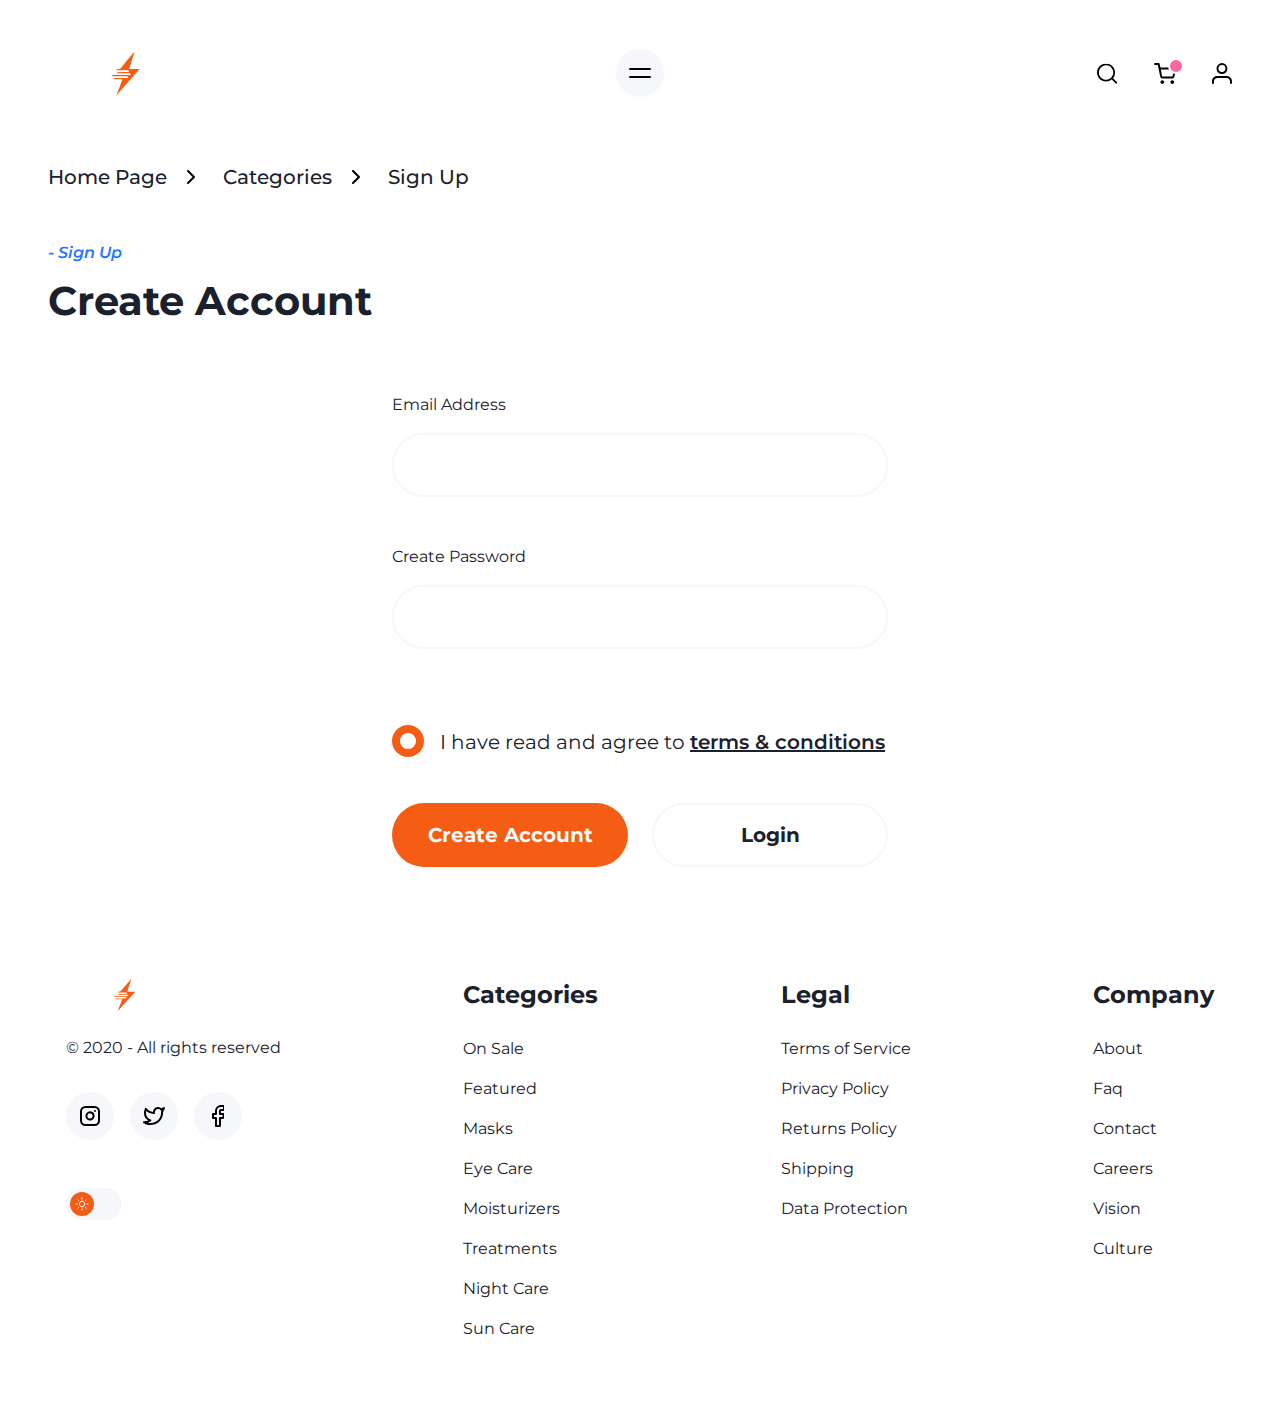
<file: sign-up.html>
<!DOCTYPE html>
<html lang="en">
  
<!-- Mirrored from ui8-hygge.herokuapp.com/hugge/sign-up.html by HTTrack Website Copier/3.x [XR&CO'2014], Thu, 01 Jun 2023 19:37:59 GMT -->
<!-- Added by HTTrack --><meta http-equiv="content-type" content="text/html;charset=UTF-8" /><!-- /Added by HTTrack -->
<head>
    <meta charset="utf-8">
    <title>Sign Up</title>
    <meta http-equiv="X-UA-Compatible" content="IE=Edge">
    <meta name="viewport" content="width=device-width, initial-scale=1, user-scalable=no">
    <meta name="theme-color" content="#fff">
    <meta name="format-detection" content="telephone=no">
    <link rel="apple-touch-icon" sizes="180x180" href="img/apple-touch-icon.png">
    <link rel="icon" type="image/png" sizes="32x32" href="img/favicon-32x32.png">
    <link rel="icon" type="image/png" sizes="16x16" href="img/favicon-16x16.png">
    <link rel="manifest" href="img/site.html">
    <meta name="msapplication-TileColor" content="#da532c">
    <meta name="Hygge HTML Templates" content="11 production-ready, fully responsive HTML templates for e-Commerce projects">
    <meta name="twitter:card" content="summary">
    <meta name="twitter:site" content="@ui8">
    <meta name="twitter:title" content="Hygge HTML Templates">
    <meta name="twitter:description" content="11 production-ready, fully responsive HTML templates for e-Commerce projects">
    <meta name="twitter:creator" content="@ui8">
    <meta name="twitter:image" content="../../www.example.com/image.html">
    <meta property="og:title" content="Hygge HTML Templates">
    <meta property="og:type" content="Article">
    <meta property="og:url" content="https://ui8.net/ui8/products/hygge-ecommerce">
    <meta property="og:image" content="../../www.example.com/image.html">
    <meta property="og:description" content="Hygge HTML Templates” content=“11 production-ready, fully responsive HTML templates for e-Commerce projects">
    <meta property="og:site_name" content="Hygge">
    <meta property="fb:admins" content="132951670226590">
    <link rel="stylesheet" media="all" href="css/app.css">
    <script>var viewportmeta = document.querySelector('meta[name="viewport"]');
if (viewportmeta) {
  if (screen.width < 375) {
    var newScale = screen.width / 375;
    viewportmeta.content = 'width=375, minimum-scale=' + newScale + ', maximum-scale=1.0, user-scalable=no, initial-scale=' + newScale + '';
  } else {
    viewportmeta.content = 'width=device-width, maximum-scale=1.0, initial-scale=1.0';
  }
}</script>
  </head>
  <body>
    <!-- page-->
    <div class="page">
      <header class="header js-header">
        <div class="header__center center"><button class="header__burger js-header-burger"></button><a class="header__logo" href="index.html"><img class="header__pic header__pic_black-desktop" src="img/logo.svg" alt=""><img class="header__pic header__pic_white-desktop" src="img/logo-white.svg" alt=""><img class="header__pic header__pic_black-mobile" src="img/logo-mobile.svg" alt=""><img class="header__pic header__pic_white-mobile" src="img/logo-mobile-white.svg" alt=""></a>
          <div class="header__control">
            <div class="header__item header__item_hidden">
              <div class="header__search search js-search">
                <div class="search__wrap"><input class="search__input" type="text" placeholder="Eye care products for tired eyes"></div><button class="search__btn js-search-btn"><svg class="icon icon-search">
                    <use xlink:href="img/sprite.svg#icon-search"></use>
                  </svg></button>
              </div>
            </div>
            <div class="header__item"><a class="header__link header__link_cart active" href="cart.html"><svg class="icon icon-cart">
                  <use xlink:href="img/sprite.svg#icon-cart"></use>
                </svg></a>
              <div class="header__body">
                <div class="basket basket_header">
                  <div class="basket__list">
                    <div class="basket__item"><a class="basket__preview" href="#"><img class="basket__pic" src="img/products/product-pic-4.png" alt=""></a>
                      <div class="basket__details"><a class="basket__product" href="#">Eye Mask Gel</a>
                        <div class="basket__price">
                          <div class="basket__old">$127</div>
                          <div class="basket__actual">$180</div>
                        </div>
                      </div><button class="basket__remove"><svg class="icon icon-close">
                          <use xlink:href="img/sprite.svg#icon-close"></use>
                        </svg></button>
                    </div>
                    <div class="basket__item"><a class="basket__preview" href="#"><img class="basket__pic" src="img/products/product-pic-6.png" alt=""></a>
                      <div class="basket__details"><a class="basket__product" href="#">Day Eye Cream</a>
                        <div class="basket__price">
                          <div class="basket__actual">$97</div>
                        </div>
                      </div><button class="basket__remove"><svg class="icon icon-close">
                          <use xlink:href="img/sprite.svg#icon-close"></use>
                        </svg></button>
                    </div>
                  </div>
                  <div class="basket__total">
                    <div class="basket__text">Total:</div>
                    <div class="basket__text">$201</div>
                  </div>
                  <div class="basket__btns"><a class="basket__btn btn btn_green" href="checkout.html">Checkout </a><a class="basket__btn btn btn_border" href="cart.html">Edit Cart</a></div>
                </div>
              </div>
            </div>
            <div class="header__item header__item_hidden"><a class="header__link" href="login.html"><svg class="icon icon-user">
                  <use xlink:href="img/sprite.svg#icon-user"></use>
                </svg></a></div>
          </div>
        </div>
        <div class="header__menu menu js-menu">
          <div class="menu__center center">
            <form class="menu__search search">
              <div class="search__wrap"><input class="search__input" type="text" placeholder="Search"></div><button class="search__btn"><svg class="icon icon-search">
                  <use xlink:href="img/sprite.svg#icon-search"></use>
                </svg></button>
            </form>
            <div class="menu__container">
              <div class="menu__list js-menu-list"><a class="menu__item active" href="index.html">Home</a>
                <div class="menu__item js-menu-item">
                  <div class="menu__head js-menu-head">Categories<svg class="icon icon-arrow-next">
                      <use xlink:href="img/sprite.svg#icon-arrow-next"></use>
                    </svg></div>
                  <div class="menu__body js-menu-body"><button class="menu__close js-menu-close"><svg class="icon icon-close">
                        <use xlink:href="img/sprite.svg#icon-close"></use>
                      </svg></button><button class="menu__back js-menu-back"><svg class="icon icon-arrow-prev">
                        <use xlink:href="img/sprite.svg#icon-arrow-prev"></use>
                      </svg></button>
                    <div class="menu__group"><a class="menu__link" href="category.html">On Sale</a><a class="menu__link" href="category.html">Featured</a><a class="menu__link" href="category.html">Masks</a><a class="menu__link" href="category.html">Eye Care</a><a class="menu__link" href="category.html">Moisturizers</a><a class="menu__link" href="category.html">Treatments</a><a class="menu__link" href="category.html">Night Care</a><a class="menu__link" href="category.html">Sun Care</a></div>
                  </div>
                </div><a class="menu__item" href="#">Blog</a><a class="menu__item" href="about-us.html">About</a><a class="menu__item" href="contacts.html">Contact</a>
              </div>
            </div><a class="menu__btn btn btn_green btn_wide" href="login.html">Login</a>
            <div class="menu__social"><a class="menu__link" href="https://www.instagram.com/ui8net/" target="_blank"><svg class="icon icon-instagram">
                  <use xlink:href="img/sprite.svg#icon-instagram"></use>
                </svg></a><a class="menu__link" href="https://twitter.com/ui8" target="_blank"><svg class="icon icon-twitter">
                  <use xlink:href="img/sprite.svg#icon-twitter"></use>
                </svg></a><a class="menu__link" href="https://www.facebook.com/ui8.net/" target="_blank"><svg class="icon icon-facebook">
                  <use xlink:href="img/sprite.svg#icon-facebook"></use>
                </svg></a></div>
          </div>
        </div>
      </header>
      <div class="breadcrumbs">
        <div class="breadcrumbs__center center">
          <ul class="breadcrumbs__list">
            <li class="breadcrumbs__item"><a class="breadcrumbs__link" href="index.html">Home Page</a></li>
            <li class="breadcrumbs__item"><a class="breadcrumbs__link" href="category.html">Categories</a></li>
            <li class="breadcrumbs__item">Sign Up</li>
          </ul>
        </div>
      </div>
      <div class="login section">
        <div class="login__details">
          <div class="login__center center">
            <div class="login__stage stage">- Sign Up</div>
            <h2 class="login__title title title_mb-lg">Create Account</h2>
            <form class="login__form">
              <div class="login__wrap">
                <div class="login__status success"></div>
                <div class="login__field field">
                  <div class="field__label">Email Address</div>
                  <div class="field__wrap"><input class="field__input" type="text" name="address"></div>
                </div>
                <div class="login__field field">
                  <div class="field__label">Create Password</div>
                  <div class="field__wrap"><input class="field__input" type="password" name="password"></div>
                </div>
              </div><label class="login__checkbox checkbox"><input class="checkbox__input js-checkout-checkbox" type="checkbox" checked><span class="checkbox__in"><span class="checkbox__tick"></span><span class="checkbox__text">I have read and agree to <a class="checkbox__link" href="legal-page.html">terms & conditions</a></span></span></label>
              <div class="login__row">
                <div class="login__col"><button class="login__btn btn btn_green btn_wide">Create Account </button></div>
                <div class="login__col"><a class="login__btn btn btn_border btn_wide" href="login.html">Login</a></div>
              </div>
            </form>
          </div>
        </div>
      </div>
      <footer class="footer">
        <div class="footer__center center">
          <div class="footer__row">
            <div class="footer__col"><a class="footer__logo" href="index.html"><img class="footer__pic footer__pic_black-desktop" src="img/logo.svg" alt=""><img class="footer__pic footer__pic_white-desktop" src="img/logo-white.svg" alt=""><img class="footer__pic footer__pic_black-mobile" src="img/logo-mobile.svg" alt=""><img class="footer__pic footer__pic_white-mobile" src="img/logo-mobile-white.svg" alt=""></a>
              <div class="footer__copyright">© 2020 - All rights reserved</div>
              <div class="footer__social social"><a class="social__link" href="https://www.instagram.com/ui8net/" target="_blank"><svg class="icon icon-instagram">
                    <use xlink:href="img/sprite.svg#icon-instagram"></use>
                  </svg></a><a class="social__link" href="https://twitter.com/ui8" target="_blank"><svg class="icon icon-twitter">
                    <use xlink:href="img/sprite.svg#icon-twitter"></use>
                  </svg></a><a class="social__link" href="https://www.facebook.com/ui8.net/" target="_blank"><svg class="icon icon-facebook">
                    <use xlink:href="img/sprite.svg#icon-facebook"></use>
                  </svg></a></div><label class="switch js-switch-bg"><input class="switch__input" type="checkbox" /><span class="switch__in"><span class="switch__tick"><img class="switch__pic switch__pic_moon" src="img/moon.svg" alt="" /><img class="switch__pic switch__pic_sun" src="img/sun.svg" alt="" /></span></span></label>
            </div>
            <div class="footer__col">
              <div class="footer__category">Categories</div>
              <div class="footer__menu"><a class="footer__link" href="category.html">On Sale</a><a class="footer__link" href="category.html">Featured</a><a class="footer__link" href="category.html">Masks</a><a class="footer__link" href="category.html">Eye Care</a><a class="footer__link" href="category.html">Moisturizers</a><a class="footer__link" href="category.html">Treatments</a><a class="footer__link" href="category.html">Night Care</a><a class="footer__link" href="category.html">Sun Care</a></div>
            </div>
            <div class="footer__col">
              <div class="footer__category">Legal</div>
              <div class="footer__menu"><a class="footer__link" href="legal-page.html">Terms of Service</a><a class="footer__link" href="legal-page.html">Privacy Policy</a><a class="footer__link" href="legal-page.html">Returns Policy</a><a class="footer__link" href="legal-page.html">Shipping</a><a class="footer__link" href="legal-page.html">Data Protection</a></div>
            </div>
            <div class="footer__col">
              <div class="footer__category">Company</div>
              <div class="footer__menu"><a class="footer__link" href="about-us.html">About</a><a class="footer__link" href="faq.html">Faq</a><a class="footer__link" href="contacts.html">Contact</a><a class="footer__link" href="careers-page.html">Careers</a><a class="footer__link" href="#">Vision</a><a class="footer__link" href="#">Culture</a></div>
            </div>
          </div>
        </div>
      </footer>
    </div><!-- scripts-->
    <script src="js/app.js"></script>
    <script src="js/common.js"></script>
  </body>

<!-- Mirrored from ui8-hygge.herokuapp.com/hugge/sign-up.html by HTTrack Website Copier/3.x [XR&CO'2014], Thu, 01 Jun 2023 19:37:59 GMT -->
</html>
</file>
<file: css/app.css>
@import url("https://fonts.googleapis.com/css2?family=Montserrat:ital,wght@0,400;0,500;0,600;0,700;1,600&amp;display=swap");
html,
body,
div,
span,
applet,
object,
iframe,
h1,
h2,
h3,
h4,
h5,
h6,
p,
blockquote,
pre,
a,
abbr,
acronym,
address,
big,
cite,
code,
del,
dfn,
em,
img,
ins,
kbd,
q,
s,
samp,
small,
strike,
strong,
sub,
sup,
tt,
var,
b,
u,
i,
center,
dl,
dt,
dd,
ol,
ul,
li,
fieldset,
form,
label,
legend,
table,
caption,
tbody,
tfoot,
thead,
tr,
th,
td,
article,
aside,
canvas,
details,
embed,
figure,
figcaption,
footer,
header,
hgroup,
menu,
nav,
output,
ruby,
section,
summary,
time,
mark,
audio,
video {
  margin: 0;
  padding: 0;
  border: 0;
  vertical-align: baseline;
}

html {
  -ms-text-size-adjust: 100%;
  -webkit-text-size-adjust: 100%;
}

img,
fieldset,
a img {
  border: none;
}

input[type="text"],
input[type="email"],
input[type="tel"],
textarea {
  -webkit-appearance: none;
}

input[type="submit"],
button {
  cursor: pointer;
  background: none;
}

input[type="submit"]::-moz-focus-inner,
button::-moz-focus-inner {
  padding: 0;
  border: 0;
}

textarea {
  overflow: auto;
}

input {
  -webkit-appearance: none;
  -moz-appearance: none;
  appearance: none;
}

input,
button {
  margin: 0;
  padding: 0;
  border: 0;
}

div,
input,
textarea,
select,
button,
h1,
h2,
h3,
h4,
h5,
h6,
a,
span,
a:focus {
  outline: none;
}

select:-moz-focusring {
  color: transparent;
  text-shadow: 0 0 0 #000;
}

ul,
ol {
  list-style-type: none;
}

table {
  border-spacing: 0;
  border-collapse: collapse;
  width: 100%;
}

html {
  -webkit-box-sizing: border-box;
  box-sizing: border-box;
}

*,
*:before,
*:after {
  -webkit-box-sizing: inherit;
  box-sizing: inherit;
}

a {
  text-decoration: none;
}

a,
button {
  -webkit-tap-highlight-color: rgba(0, 0, 0, 0);
}

.icon-arrow-next {
  width: 0.57em;
  height: 1em;
  fill: #000;
}

.icon-arrow-prev {
  width: 0.57em;
  height: 1em;
  fill: #000;
}

.icon-cart {
  width: 1.05em;
  height: 1em;
  fill: #000;
}

.icon-close {
  width: 1em;
  height: 1em;
  fill: #000;
}

.icon-facebook {
  width: 0.59em;
  height: 1em;
  fill: #000;
}

.icon-heart-border {
  width: 1.14em;
  height: 1em;
  fill: initial;
}

.icon-heart-fill {
  width: 1.14em;
  height: 1em;
  fill: #000;
}

.icon-instagram {
  width: 1em;
  height: 1em;
  fill: #000;
}

.icon-magnifier {
  width: 1em;
  height: 1em;
  fill: #000;
}

.icon-search {
  width: 0.96em;
  height: 1em;
  fill: #000;
}

.icon-twitter {
  width: 1.22em;
  height: 1em;
  fill: #000;
}

.icon-user {
  width: 0.95em;
  height: 1em;
  fill: #000;
}

/* Slider */
.slick-slider {
  position: relative;
  display: block;
  -webkit-box-sizing: border-box;
  box-sizing: border-box;
  -webkit-touch-callout: none;
  -webkit-user-select: none;
  -moz-user-select: none;
  -ms-user-select: none;
  user-select: none;
  -ms-touch-action: pan-y;
  touch-action: pan-y;
  -webkit-tap-highlight-color: transparent;
}

.slick-list {
  position: relative;
  overflow: hidden;
  display: block;
  margin: 0;
  padding: 0;
}

.slick-list:focus {
  outline: none;
}

.slick-list.dragging {
  cursor: pointer;
  cursor: hand;
}

.slick-slider .slick-track,
.slick-slider .slick-list {
  -webkit-transform: translate3d(0, 0, 0);
  -ms-transform: translate3d(0, 0, 0);
  transform: translate3d(0, 0, 0);
}

.slick-track {
  position: relative;
  left: 0;
  top: 0;
  display: block;
  margin-left: auto;
  margin-right: auto;
}

.slick-track:before,
.slick-track:after {
  content: "";
  display: table;
}

.slick-track:after {
  clear: both;
}

.slick-loading .slick-track {
  visibility: hidden;
}

.slick-slide {
  float: left;
  height: 100%;
  min-height: 1px;
  display: none;
}

[dir="rtl"] .slick-slide {
  float: right;
}

.slick-slide img {
  display: block;
}

.slick-slide.slick-loading img {
  display: none;
}

.slick-slide.dragging img {
  pointer-events: none;
}

.slick-initialized .slick-slide {
  display: block;
}

.slick-loading .slick-slide {
  visibility: hidden;
}

.slick-vertical .slick-slide {
  display: block;
  height: auto;
  border: 1px solid transparent;
}

.slick-arrow.slick-hidden {
  display: none;
}

.nice-select {
  -webkit-tap-highlight-color: rgba(0, 0, 0, 0);
  background-color: #fff;
  border-radius: 5px;
  border: solid 1px #e8e8e8;
  -webkit-box-sizing: border-box;
  box-sizing: border-box;
  clear: both;
  cursor: pointer;
  display: block;
  float: left;
  font-family: inherit;
  font-size: 14px;
  font-weight: normal;
  height: 42px;
  line-height: 40px;
  outline: none;
  padding-left: 18px;
  padding-right: 30px;
  position: relative;
  text-align: left !important;
  -webkit-transition: all 0.2s ease-in-out;
  -o-transition: all 0.2s ease-in-out;
  transition: all 0.2s ease-in-out;
  -webkit-user-select: none;
  -moz-user-select: none;
  -ms-user-select: none;
  user-select: none;
  white-space: nowrap;
  width: auto;
}

.nice-select:hover {
  border-color: #dbdbdb;
}

.nice-select:active,
.nice-select.open,
.nice-select:focus {
  border-color: #999;
}

.nice-select:after {
  border-bottom: 2px solid #999;
  border-right: 2px solid #999;
  content: "";
  display: block;
  height: 5px;
  margin-top: -4px;
  pointer-events: none;
  position: absolute;
  right: 12px;
  top: 50%;
  -webkit-transform-origin: 66% 66%;
  -ms-transform-origin: 66% 66%;
  transform-origin: 66% 66%;
  -webkit-transform: rotate(45deg);
  -ms-transform: rotate(45deg);
  transform: rotate(45deg);
  -webkit-transition: all 0.15s ease-in-out;
  -o-transition: all 0.15s ease-in-out;
  transition: all 0.15s ease-in-out;
  width: 5px;
}

.nice-select.open:after {
  -webkit-transform: rotate(-135deg);
  -ms-transform: rotate(-135deg);
  transform: rotate(-135deg);
}

.nice-select.open .list {
  opacity: 1;
  pointer-events: auto;
  -webkit-transform: scale(1) translateY(0);
  -ms-transform: scale(1) translateY(0);
  transform: scale(1) translateY(0);
}

.nice-select.disabled {
  border-color: #ededed;
  color: #999;
  pointer-events: none;
}

.nice-select.disabled:after {
  border-color: #cccccc;
}

.nice-select.wide {
  width: 100%;
}

.nice-select.wide .list {
  left: 0 !important;
  right: 0 !important;
}

.nice-select.right {
  float: right;
}

.nice-select.right .list {
  left: auto;
  right: 0;
}

.nice-select.small {
  font-size: 12px;
  height: 36px;
  line-height: 34px;
}

.nice-select.small:after {
  height: 4px;
  width: 4px;
}

.nice-select.small .option {
  line-height: 34px;
  min-height: 34px;
}

.nice-select .list {
  background-color: #fff;
  border-radius: 5px;
  -webkit-box-shadow: 0 0 0 1px rgba(68, 68, 68, 0.11);
  box-shadow: 0 0 0 1px rgba(68, 68, 68, 0.11);
  -webkit-box-sizing: border-box;
  box-sizing: border-box;
  margin-top: 4px;
  opacity: 0;
  overflow: hidden;
  padding: 0;
  pointer-events: none;
  position: absolute;
  top: 100%;
  left: 0;
  -webkit-transform-origin: 50% 0;
  -ms-transform-origin: 50% 0;
  transform-origin: 50% 0;
  -webkit-transform: scale(0.75) translateY(-21px);
  -ms-transform: scale(0.75) translateY(-21px);
  transform: scale(0.75) translateY(-21px);
  -webkit-transition: all 0.2s cubic-bezier(0.5, 0, 0, 1.25),
    opacity 0.15s ease-out;
  -o-transition: all 0.2s cubic-bezier(0.5, 0, 0, 1.25), opacity 0.15s ease-out;
  transition: all 0.2s cubic-bezier(0.5, 0, 0, 1.25), opacity 0.15s ease-out;
  z-index: 9;
}

.nice-select .list:hover .option:not(:hover) {
  background-color: transparent !important;
}

.nice-select .option {
  cursor: pointer;
  font-weight: 400;
  line-height: 40px;
  list-style: none;
  min-height: 40px;
  outline: none;
  padding-left: 18px;
  padding-right: 29px;
  text-align: left;
  -webkit-transition: all 0.2s;
  -o-transition: all 0.2s;
  transition: all 0.2s;
}

.nice-select .option:hover,
.nice-select .option.focus,
.nice-select .option.selected.focus {
  background-color: #f6f6f6;
}

.nice-select .option.selected {
  font-weight: bold;
}

.nice-select .option.disabled {
  background-color: transparent;
  color: #999;
  cursor: default;
}

.no-csspointerevents .nice-select .list {
  display: none;
}

.no-csspointerevents .nice-select.open .list {
  display: block;
}

html.no-scroll {
  overflow: hidden;
}

body {
  min-width: 375px;
  min-height: 100vh;
  font-family: "Montserrat", sans-serif;
  font-size: 16px;
  line-height: 1.5;
  -webkit-font-smoothing: antialiased;
  -moz-osx-font-smoothing: grayscale;
  color: #1a202c;
}

body.no-scroll {
  overflow: hidden;
}

body.dark {
  background: #14141b;
  color: #f7fafc;
}

button,
input,
textarea,
select {
  font-family: "Montserrat", sans-serif;
}

.section {
  margin-bottom: 144px;
}

.center {
  max-width: 1344px;
  margin: 0 auto;
  padding: 0 48px;
}

.title {
  font-size: 40px;
  line-height: 1.4;
  font-weight: 700;
}

.title_mb-md {
  margin-bottom: 48px;
}

.title_mb-lg {
  margin-bottom: 72px;
}

.stage {
  margin-bottom: 8px;
  line-height: 1.5;
  font-weight: 600;
  font-style: italic;
  color: #2975ff;
}

.slick-arrow {
  width: 48px;
  height: 48px;
  border-radius: 50%;
  font-size: 0;
  -webkit-transition: all 0.25s;
  -o-transition: all 0.25s;
  transition: all 0.25s;
}

.slick-arrow .icon {
  width: 8px;
  font-size: 14px;
  fill: #000;
}

.yellow {
  background: rgba(255, 193, 35, 0.1);
  color: #ffc123;
}

.blue {
  background: rgba(41, 117, 255, 0.1);
  color: #2975ff;
}

.pink {
  background: rgba(255, 102, 160, 0.1);
  color: #ff66a0;
}

.green {
  background: rgba(0, 204, 150, 0.1);
  /* color: #00cc95; */
  color: #f55d15;
}

.header {
  position: relative;
  z-index: 20;
  margin-bottom: 46px;
  padding: 49px 0;
}

.header__center {
  position: relative;
  z-index: 5;
  display: -webkit-box;
  display: -ms-flexbox;
  display: flex;
  -webkit-box-align: center;
  -ms-flex-align: center;
  align-items: center;
}

.header__logo {
  margin-right: auto;
  font-size: 0;
}

.header__logo .header__pic_white-desktop {
  display: none;
}

.header__logo .header__pic_white-mobile,
.header__logo .header__pic_black-mobile {
  display: none;
}

.header__control {
  display: -webkit-box;
  display: -ms-flexbox;
  display: flex;
  -webkit-box-align: center;
  -ms-flex-align: center;
  align-items: center;
}

.header__item {
  position: relative;
  font-size: 0;
}

.header__item:not(:last-child) {
  margin-right: 36px;
}

.header__body {
  position: absolute;
  top: 100%;
  right: -56px;
  width: 488px;
  padding-top: 28px;
  visibility: hidden;
  opacity: 0;
  -webkit-transition: all 0.25s;
  -o-transition: all 0.25s;
  transition: all 0.25s;
}

.header__item:hover .header__body {
  visibility: visible;
  opacity: 1;
}

.header__link {
  display: inline-block;
  font-size: 0;
  -webkit-transition: opacity 0.25s;
  -o-transition: opacity 0.25s;
  transition: opacity 0.25s;
}

.header__link .icon {
  font-size: 21px;
  fill: #000;
  -webkit-transition: fill 0.25s;
  -o-transition: fill 0.25s;
  transition: fill 0.25s;
}

.header__link:hover .icon {
  fill: rgba(0, 0, 0, 0.75);
}

.header__link_cart {
  position: relative;
}

.header__link_cart:before {
  content: "";
  position: absolute;
  top: -5px;
  right: -8px;
  width: 16px;
  height: 16px;
  border-radius: 50%;
  border: 2px solid #ffffff;
  background: #ff66a0;
}

.header__burger {
  position: absolute;
  top: 50%;
  left: 50%;
  -webkit-transform: translate(-50%, -50%);
  -ms-transform: translate(-50%, -50%);
  transform: translate(-50%, -50%);
  width: 48px;
  height: 48px;
  padding: 5px;
  border-radius: 50%;
  background: #f6f7fb;
  font-size: 0;
  -webkit-transition: opacity 0.25s;
  -o-transition: opacity 0.25s;
  transition: opacity 0.25s;
}

.header__burger:before,
.header__burger:after {
  content: "";
  display: inline-block;
  width: 22px;
  height: 2px;
  background: #000;
  border-radius: 2px;
  -webkit-transition: -webkit-transform 0.25s;
  transition: -webkit-transform 0.25s;
  -o-transition: transform 0.25s;
  transition: transform 0.25s;
  transition: transform 0.25s, -webkit-transform 0.25s;
}

.header__burger:before {
  margin-bottom: 3px;
}

.header__burger:after {
  margin-top: 3px;
}

.header__burger:hover {
  opacity: 0.85;
}

.header__burger.active:before {
  -webkit-transform: translateY(4px) rotate(45deg);
  -ms-transform: translateY(4px) rotate(45deg);
  transform: translateY(4px) rotate(45deg);
}

.header__burger.active:after {
  -webkit-transform: translateY(-4px) rotate(-45deg);
  -ms-transform: translateY(-4px) rotate(-45deg);
  transform: translateY(-4px) rotate(-45deg);
}

body.dark .header__logo .header__pic_black-desktop {
  display: none;
}

body.dark .header__logo .header__pic_white-desktop {
  display: inline-block;
}

body.dark .header__burger {
  background: #1e1e27;
}

body.dark .header__burger:before,
body.dark .header__burger:after {
  background: #ffffff;
}

body.dark .header__link .icon {
  fill: #ffffff;
}

body.dark .header__link:hover .icon {
  fill: rgba(255, 255, 255, 0.75);
}

body.dark .header__link_cart:before {
  border-color: #14141b;
}

.menu {
  position: fixed;
  top: 0;
  left: 0;
  right: 0;
  bottom: 0;
  padding: 170px 0 90px;
  background: #ffffff;
  visibility: hidden;
  opacity: 0;
  -webkit-transition: visible 0.25s, opacity 0.25s, -webkit-transform 0.25s;
  transition: visible 0.25s, opacity 0.25s, -webkit-transform 0.25s;
  -o-transition: visible 0.25s, opacity 0.25s, transform 0.25s;
  transition: visible 0.25s, opacity 0.25s, transform 0.25s;
  transition: visible 0.25s, opacity 0.25s, transform 0.25s,
    -webkit-transform 0.25s;
}

.menu__center {
  width: 100%;
  height: 100%;
}

.menu__search {
  display: none;
}

.menu__container {
  height: 100%;
  overflow-y: auto;
  -webkit-overflow-scrolling: touch;
}

.menu__container::-webkit-scrollbar {
  width: 5px;
}

.menu__container::-webkit-scrollbar-track-piece {
  background-color: #f6f7fb;
  border-radius: 0;
}

.menu__container::-webkit-scrollbar-thumb:vertical {
  width: 5px;
  background-color: rgba(26, 32, 44, 0.1);
  border-radius: 0;
}

.menu__container::-webkit-scrollbar-thumb:horizontal,
.menu__container::-webkit-scrollbar-thumb:window-inactive {
  background-color: rgba(26, 32, 44, 0.1);
  border-radius: 0;
}

.menu__list {
  display: -webkit-box;
  display: -ms-flexbox;
  display: flex;
  -webkit-box-orient: vertical;
  -webkit-box-direction: normal;
  -ms-flex-direction: column;
  flex-direction: column;
  -webkit-box-align: center;
  -ms-flex-align: center;
  align-items: center;
  -webkit-transition: -webkit-transform 0.25s;
  transition: -webkit-transform 0.25s;
  -o-transition: transform 0.25s;
  transition: transform 0.25s;
  transition: transform 0.25s, -webkit-transform 0.25s;
}

.menu__item {
  position: relative;
  font-size: 24px;
  line-height: 40px;
  color: #1a202c;
  cursor: pointer;
  -webkit-tap-highlight-color: rgba(0, 0, 0, 0);
}

.menu__item[href] {
  -webkit-transition: color 0.25s;
  -o-transition: color 0.25s;
  transition: color 0.25s;
}

.menu__item:hover {
  color: #f55d15;
}

.menu__item.active {
  font-weight: 500;
  color: #f55d15;
}

.menu__item:not(:last-child) {
  margin-bottom: 24px;
}

.menu__head {
  display: -webkit-box;
  display: -ms-flexbox;
  display: flex;
  -webkit-box-align: center;
  -ms-flex-align: center;
  align-items: center;
  -webkit-transition: color 0.25s;
  -o-transition: color 0.25s;
  transition: color 0.25s;
  -webkit-tap-highlight-color: rgba(0, 0, 0, 0);
}

.menu__head .icon {
  margin-left: 16px;
  font-size: 14px;
  -webkit-transition: fill 0.25s;
  -o-transition: fill 0.25s;
  transition: fill 0.25s;
}

.menu__item:hover .menu__head .icon {
  fill: #f55d15;
}

.menu__item.active .menu__head {
  color: #f55d15;
}

.menu__item.active .menu__head .icon {
  fill: #f55d15;
}

.menu__body {
  position: absolute;
  top: 0;
  left: calc(100% + 70px);
  width: 0;
  overflow: hidden;
  -webkit-transition: width 0.25s;
  -o-transition: width 0.25s;
  transition: width 0.25s;
}

.menu__item.active .menu__body {
  width: 100%;
}

.menu__group {
  display: -webkit-box;
  display: -ms-flexbox;
  display: flex;
  -webkit-box-orient: vertical;
  -webkit-box-direction: normal;
  -ms-flex-direction: column;
  flex-direction: column;
  -webkit-box-align: center;
  -ms-flex-align: center;
  align-items: center;
}

.menu__group .menu__link {
  white-space: nowrap;
  font-weight: 400;
  color: #1a202c;
  -webkit-transition: color 0.25s;
  -o-transition: color 0.25s;
  transition: color 0.25s;
}

.menu__group .menu__link:hover {
  color: #f55d15;
}

.menu__group .menu__link:not(:last-child) {
  margin-bottom: 24px;
}

.menu__btn.btn {
  display: none;
}

.menu__social {
  position: absolute;
  bottom: 48px;
  display: -webkit-box;
  display: -ms-flexbox;
  display: flex;
  -webkit-box-align: center;
  -ms-flex-align: center;
  align-items: center;
}

.menu__social .menu__link {
  display: -webkit-box;
  display: -ms-flexbox;
  display: flex;
  -webkit-box-pack: center;
  -ms-flex-pack: center;
  justify-content: center;
  -webkit-box-align: center;
  -ms-flex-align: center;
  align-items: center;
  -ms-flex-negative: 0;
  flex-shrink: 0;
  width: 24px;
  height: 24px;
  font-size: 0;
}

.menu__social .menu__link .icon {
  font-size: 20px;
  fill: #000;
  -webkit-transition: fill 0.25s;
  -o-transition: fill 0.25s;
  transition: fill 0.25s;
}

.menu__social .menu__link .icon-twitter {
  font-size: 18px;
}

.menu__social .menu__link .icon-facebook {
  font-size: 22px;
}

.menu__social .menu__link:hover .icon {
  fill: rgba(26, 32, 44, 0.75);
}

.menu__social .menu__link:not(:last-child) {
  margin-right: 24px;
}

.menu__back,
.menu__close {
  display: none;
}

.menu__back {
  left: 32px;
}

.menu__close {
  right: 32px;
}

.menu.visible {
  visibility: visible;
  opacity: 1;
}

.menu.left .menu__list {
  -webkit-transform: translateX(-110px);
  -ms-transform: translateX(-110px);
  transform: translateX(-110px);
}

body.dark .menu {
  background: #14141b;
}

body.dark .menu__item {
  color: #f7fafc;
}

body.dark .menu__item:hover {
  color: #f55d15;
}

body.dark .menu__item.active {
  color: #f55d15;
}

body.dark .menu__item.active .menu__head .icon {
  fill: #f55d15;
}

body.dark .menu__head .icon {
  fill: #ffffff;
}

body.dark .menu__link {
  color: #f7fafc;
}

body.dark .menu__link:hover {
  color: #f55d15;
}

body.dark .menu__social .menu__link .icon {
  fill: #ffffff;
}

body.dark .menu__social .menu__link:hover .icon {
  fill: rgba(255, 255, 255, 0.75);
}

.search {
  position: relative;
  width: 21px;
  overflow: hidden;
  -webkit-transition: width 0.25s;
  -o-transition: width 0.25s;
  transition: width 0.25s;
}

.search__input {
  width: 100%;
  height: 48px;
  padding: 0;
  opacity: 0;
  border: 2px solid #f6f7fb;
  border-radius: 24px;
  font-family: "Montserrat", sans-serif;
  font-size: 16px;
  color: #1a202c;
  opacity: padding 0.25s, opacity 0.25s;
}

.search__input::-webkit-input-placeholder {
  color: #1a202c;
}

.search__input::-ms-input-placeholder {
  color: #1a202c;
}

.search__input::placeholder {
  color: #1a202c;
}

.search__btn {
  position: absolute;
  top: 52%;
  left: 0;
  -webkit-transform: translateY(-50%);
  -ms-transform: translateY(-50%);
  transform: translateY(-50%);
  font-size: 0;
  -webkit-transition: left 0.25s;
  -o-transition: left 0.25s;
  transition: left 0.25s;
}

.search__btn .icon {
  font-size: 21px;
  fill: #000;
  -webkit-transition: fill 0.25s;
  -o-transition: fill 0.25s;
  transition: fill 0.25s;
}

.search__btn:hover .icon {
  fill: rgba(0, 0, 0, 0.75);
}

.search.show {
  width: 352px;
}

.search.show .search__input {
  padding: 0 24px 0 64px;
  opacity: 1;
}

.search.show .search__btn {
  left: 24px;
}

body.dark .search__btn .icon {
  fill: #ffffff;
}

body.dark .search__btn:hover .icon {
  fill: rgba(255, 255, 255, 0.75);
}

body.dark .search__input {
  border-color: #1e1e27;
  background: #14141b;
  color: #f7fafc;
}

body.dark .search__input::-webkit-input-placeholder {
  color: #f7fafc;
}

body.dark .search__input::-ms-input-placeholder {
  color: #f7fafc;
}

body.dark .search__input::placeholder {
  color: #f7fafc;
}

.main__container {
  position: relative;
}

.main__details {
  position: absolute;
  top: 50%;
  left: 96px;
  z-index: 2;
  -webkit-transform: translateY(-50%);
  -ms-transform: translateY(-50%);
  transform: translateY(-50%);
  max-width: 500px;
}

.main__title {
  margin-bottom: 40px;
}

.main__preview {
  display: -webkit-box;
  display: -ms-flexbox;
  display: flex;
  -webkit-box-pack: end;
  -ms-flex-pack: end;
  justify-content: flex-end;
  -webkit-box-align: end;
  -ms-flex-align: end;
  align-items: flex-end;
  padding: 24px 24px 0;
  height: 600px;
  background: #f6f7fb;
  border-radius: 64px;
  overflow: hidden;
  font-size: 0;
}

.main__pic {
  max-width: 100%;
  max-height: 100%;
}

body.dark .main__preview {
  background: #1e1e27;
}

.btn {
  min-width: 165px;
  padding: 0 40px;
  height: 64px;
  border-radius: 32px;
  font-family: "Montserrat", sans-serif;
  font-size: 20px;
  font-weight: 700;
  -webkit-transition: all 0.25s;
  -o-transition: all 0.25s;
  transition: all 0.25s;
}

.btn_green {
  background: #f55d15;
  color: #f7fafc;
}

.btn_green:hover {
  /* background: #00d098; */
  background: #ff915e;
}

.btn_border {
  padding: 0 38px;
  border: 2px solid #f6f7fb;
  color: #1a202c;
}

.btn_border:hover {
  border-color: #000;
}

.btn_wide {
  min-width: 100%;
}

a.btn {
  display: -webkit-inline-box;
  display: -ms-inline-flexbox;
  display: inline-flex;
  -webkit-box-pack: center;
  -ms-flex-pack: center;
  justify-content: center;
  -webkit-box-align: center;
  -ms-flex-align: center;
  align-items: center;
}

body.dark .btn_border {
  border-color: #1e1e27;
  background: #14141b;
  color: #f7fafc;
}

body.dark .btn_border:hover {
  border-color: #f7fafc;
}

.categories {
  margin-bottom: 144px;
}

.categories__container {
  margin: 0 -16px;
}

.categories__slider {
  visibility: hidden;
}

.categories__slider.slick-initialized {
  visibility: visible;
}

.categories__slide {
  padding: 0 16px;
}

.categories__item {
  display: block;
  padding: 28px 10px;
  border-radius: 24px;
  background: #f6f7fb;
  text-align: center;
  -webkit-transition: opacity 0.25s;
  -o-transition: opacity 0.25s;
  transition: opacity 0.25s;
}

.categories__item:hover {
  opacity: 0.8;
}

.categories__icon {
  display: -webkit-box;
  display: -ms-flexbox;
  display: flex;
  -webkit-box-pack: center;
  -ms-flex-pack: center;
  justify-content: center;
  -webkit-box-align: center;
  -ms-flex-align: center;
  align-items: center;
  height: 32px;
  margin-bottom: 16px;
  font-size: 0;
}

.categories__pic {
  max-width: 100%;
  max-height: 100%;
}

.categories__text {
  font-weight: 600;
  line-height: 1.5;
  color: #1a202c;
}

.categories .slick-arrow {
  position: absolute;
  top: -125px;
  background: #f6f7fb;
  border: 2px solid #f6f7fb;
}

.categories .slick-arrow:hover {
  border-color: #000;
  background: transparent;
}

.categories .slick-prev {
  right: 79px;
}

.categories .slick-next {
  right: 15px;
}

body.dark .categories__item {
  background: #1e1e27;
}

body.dark .categories__text {
  color: #f7fafc;
}

body.dark .categories .slick-arrow {
  background: #1e1e27;
  border-color: #1e1e27;
}

body.dark .categories .slick-arrow .icon {
  fill: #ffffff;
}

body.dark .categories .slick-arrow:hover {
  border-color: #f7fafc;
}

.products__list {
  display: -webkit-box;
  display: -ms-flexbox;
  display: flex;
  -ms-flex-wrap: wrap;
  flex-wrap: wrap;
  margin: -72px -24px 0;
}

.products__list .product {
  -webkit-box-flex: 0;
  -ms-flex: 0 0 calc(25% - 48px);
  flex: 0 0 calc(25% - 48px);
  width: calc(25% - 48px);
  margin: 72px 24px 0;
}

.products__btns {
  margin-top: 72px;
  text-align: center;
}

.products__result {
  margin-bottom: 72px;
  font-size: 20px;
  line-height: 1.6;
}

.products__counter {
  font-weight: 700;
}

.product {
  position: relative;
  color: #1a202c;
}

.product__view {
  position: relative;
  margin-bottom: 32px;
}

.product__preview {
  display: block;
  position: relative;
  padding-bottom: 100%;
  border-radius: 48px;
  overflow: hidden;
  background: #f6f7fb;
  font-size: 0;
}

.product__pic {
  position: absolute;
  top: 0;
  left: 0;
  width: 100%;
  height: 100%;
  -o-object-fit: cover;
  object-fit: cover;
}

.product__btn {
  position: absolute;
  top: 50%;
  left: 50%;
  -webkit-transform: translate(-50%, -50%);
  -ms-transform: translate(-50%, -50%);
  transform: translate(-50%, -50%);
  min-width: 145px;
  height: 48px;
  padding: 0 24px;
  visibility: hidden;
  opacity: 0;
  font-size: 16px;
}

.product:hover .product__btn {
  visibility: visible;
  opacity: 1;
}

.product__sale,
.product__new {
  position: absolute;
  top: 24px;
  right: -24px;
  z-index: 2;
  min-width: 96px;
  padding: 0 14px;
  text-align: center;
  border-radius: 24px;
  background: #ff0000;
  border: 2px solid #ffffff;
  line-height: 36px;
  white-space: nowrap;
  font-size: 14px;
  font-weight: 700;
  text-transform: uppercase;
  color: #f7fafc;
}

.product__sale {
  background: #ff0000;
}

.product__new {
  background: #f55d15;
}

.product__name {
  display: block;
  margin-bottom: 16px;
  font-size: 24px;
  font-weight: 600;
  line-height: 1.66667;
  color: #1a202c;
}

.product__details {
  display: -webkit-box;
  display: -ms-flexbox;
  display: flex;
  -webkit-box-align: center;
  -ms-flex-align: center;
  align-items: center;
}

.product__category {
  margin-right: 24px;
  padding: 0 16px;
  border-radius: 24px;
  line-height: 40px;
  font-size: 14px;
  font-weight: 700;
  text-transform: uppercase;
}

.product__price {
  font-weight: 600;
}

.product__old {
  margin-right: 8px;
  text-decoration: line-through;
  color: rgba(26, 32, 44, 0.24);
}

.product__actual {
  font-size: 20px;
}

body.dark .product {
  color: #f7fafc;
}

body.dark .product__preview {
  background: #1e1e27;
}

body.dark .product__name {
  color: #f7fafc;
}

body.dark .product__sale,
body.dark .product__new {
  border-color: #14141b;
}

body.dark .product__old {
  color: rgba(247, 250, 252, 0.24);
}

.about {
  text-align: center;
}

.about__center {
  max-width: 1244px;
}

.about__list {
  display: -webkit-box;
  display: -ms-flexbox;
  display: flex;
}

.about__item {
  -ms-flex-negative: 0;
  flex-shrink: 0;
  width: 304px;
}

.about__item:not(:last-child) {
  margin-right: auto;
}

.about__icon {
  display: -webkit-box;
  display: -ms-flexbox;
  display: flex;
  -webkit-box-pack: center;
  -ms-flex-pack: center;
  justify-content: center;
  -webkit-box-align: center;
  -ms-flex-align: center;
  align-items: center;
  width: 64px;
  height: 64px;
  margin: 0 auto 32px;
  border-radius: 50%;
  background: #f6f7fb;
  font-size: 0;
}

.about__icon path {
  stroke: #000;
}

.about__category {
  margin-bottom: 16px;
  font-size: 24px;
  line-height: 1.66667;
  font-weight: 600;
}

.about__text {
  font-size: 20px;
  line-height: 1.6;
}

.about__btns {
  margin-top: 72px;
  text-align: center;
}

body.dark .about__icon {
  background: #1e1e27;
}

body.dark .about__icon path {
  stroke: #ffffff;
}

.review__container {
  display: -webkit-box;
  display: -ms-flexbox;
  display: flex;
  min-height: 600px;
  padding: 48px 96px;
  border-radius: 64px;
  background: #f6f7fb;
}

.review__box {
  -ms-flex-item-align: center;
  align-self: center;
  max-width: 480px;
  margin-right: auto;
}

.review__wrap {
  -ms-flex-item-align: end;
  align-self: flex-end;
  -ms-flex-negative: 0;
  flex-shrink: 0;
  width: 400px;
}

.review__slider {
  padding-bottom: 112px;
  visibility: hidden;
}

.review__slider.slick-initialized {
  visibility: visible;
}

.review__ava {
  width: 80px;
  height: 80px;
  margin-bottom: 32px;
  padding: 6px;
  border-radius: 50%;
  border: 2px solid #f55d15;
  background: #ffffff;
  overflow: hidden;
  font-size: 0;
}

.review__ava .review__pic {
  width: 100%;
  min-height: 100%;
  border-radius: 50%;
}

.review__author {
  margin-bottom: 16px;
  font-size: 24px;
  font-weight: 600;
  line-height: 1.66667;
}

.review__text {
  font-size: 20px;
  line-height: 1.6;
}

.review .slick-track {
  display: -webkit-box;
  display: -ms-flexbox;
  display: flex;
  -webkit-box-align: end;
  -ms-flex-align: end;
  align-items: flex-end;
}

.review .slick-dots {
  display: -webkit-box;
  display: -ms-flexbox;
  display: flex;
  margin-top: 40px;
}

.review .slick-dots li {
  font-size: 0;
}

.review .slick-dots li button {
  width: 8px;
  height: 8px;
  border: 1px solid #f6f7fb;
  border-radius: 50%;
  background: #f55d15;
  -webkit-transition: all 0.25s;
  -o-transition: all 0.25s;
  transition: all 0.25s;
  font-size: 0;
}

.review .slick-dots li button:hover {
  opacity: 0.7;
}

.review .slick-dots li.slick-active button {
  border-color: #f55d15;
  background: #ffffff;
  opacity: 1;
}

.review .slick-dots li:not(:last-child) {
  margin-right: 16px;
}

.review .slick-arrow {
  position: absolute;
  bottom: 0;
  border: 2px solid #000;
}

.review .slick-arrow:hover {
  border-color: rgba(0, 0, 0, 0.6);
}

.review .slick-prev {
  left: 0;
}

.review .slick-next {
  left: 64px;
}

body.dark .review__container {
  background: #1e1e27;
}

body.dark .review__ava {
  background: #1e1e27;
}

body.dark .review .slick-dots li button {
  border: 1px solid #1e1e27;
}

body.dark .review .slick-dots li.slick-active button {
  border-color: #f55d15;
  background: #1e1e27;
}

body.dark .review .slick-arrow {
  border-color: #2c2c37;
  background: #2c2c37;
}

body.dark .review .slick-arrow .icon {
  fill: #ffffff;
}

body.dark .review .slick-arrow:hover {
  border-color: #f7fafc;
}

.blog__list {
  display: -webkit-box;
  display: -ms-flexbox;
  display: flex;
  -ms-flex-wrap: wrap;
  flex-wrap: wrap;
  margin: -72px -24px 0;
}

.blog__item {
  position: relative;
  margin: 72px 24px 0;
  color: #1a202c;
}

.blog__item_w33 {
  -webkit-box-flex: 0;
  -ms-flex: 0 0 calc(33.333% - 48px);
  flex: 0 0 calc(33.333% - 48px);
  width: calc(33.333% - 48px);
}

.blog__item_w50 {
  -webkit-box-flex: 0;
  -ms-flex: 0 0 calc(50% - 48px);
  flex: 0 0 calc(50% - 48px);
  width: calc(50% - 48px);
}

.blog__item_w66 {
  -webkit-box-flex: 0;
  -ms-flex: 0 0 calc(66.666% - 48px);
  flex: 0 0 calc(66.666% - 48px);
  width: calc(66.666% - 48px);
}

.blog__preview {
  height: 384px;
  margin-bottom: 40px;
  border-radius: 56px;
  background-repeat: no-repeat;
  background-size: cover;
  background-position: 50% 50%;
}

.blog__status {
  position: absolute;
  top: 32px;
  right: -32px;
  z-index: 2;
  min-width: 116px;
  padding: 0 22px;
  text-align: center;
  border-radius: 24px;
  background: #ff0000;
  border: 2px solid #ffffff;
  line-height: 44px;
  font-size: 16px;
  text-transform: uppercase;
  font-weight: 700;
  color: #ffffff;
}

.blog__status_recent {
  background: #f55d15;
}

.blog__status_popular {
  background: #ff0000;
}

.blog__info {
  margin-bottom: 24px;
  font-size: 32px;
  font-weight: 600;
  line-height: 1.5;
  -webkit-transition: color 0.25s;
  -o-transition: color 0.25s;
  transition: color 0.25s;
}

.blog__item:hover .blog__info {
  color: rgba(26, 32, 44, 0.75);
}

.blog__category {
  display: inline-block;
  padding: 0 24px;
  border-radius: 24px;
  line-height: 48px;
  font-size: 16px;
  font-weight: 700;
  text-transform: uppercase;
}

.blog__btns {
  margin-top: 72px;
  text-align: center;
}

.blog .slick-arrow {
  position: absolute;
  bottom: 0;
  background: #f6f7fb;
  border: 2px solid #f6f7fb;
}

.blog .slick-arrow:hover {
  border-color: #000;
  background: transparent;
}

.blog .slick-prev {
  left: calc(50% - 56px);
}

.blog .slick-next {
  right: calc(50% - 56px);
}

body.dark .blog__item {
  color: #f7fafc;
}

body.dark .blog__item:hover .blog__info {
  color: rgba(247, 250, 252, 0.8);
}

body.dark .blog__status {
  border-color: #14141b;
}

.newsletter__container {
  padding: 96px 48px;
  border-radius: 56px;
  background: #f6f7fb;
}

.newsletter__stage {
  text-align: center;
}

.newsletter__title {
  text-align: center;
}

.newsletter__form {
  display: -webkit-box;
  display: -ms-flexbox;
  display: flex;
  width: 100%;
  max-width: 635px;
  margin: 0 auto;
}

.newsletter__field {
  -webkit-box-flex: 1;
  -ms-flex-positive: 1;
  flex-grow: 1;
}

.newsletter .field__input {
  border-color: transparent;
  font-weight: 400;
}

.newsletter__btns {
  -ms-flex-negative: 0;
  flex-shrink: 0;
  width: 186px;
  padding-left: 24px;
}

body.dark .newsletter__container {
  background: #1e1e27;
}

body.dark .newsletter .field__input {
  background: #2c2c37;
  border-color: #2c2c37;
  color: #f7fafc;
}

body.dark .newsletter .field__input::-webkit-input-placeholder {
  color: rgba(247, 250, 252, 0.64);
}

body.dark .newsletter .field__input::-ms-input-placeholder {
  color: rgba(247, 250, 252, 0.64);
}

body.dark .newsletter .field__input::placeholder {
  color: rgba(247, 250, 252, 0.64);
}

.field__wrap {
  min-height: 64px;
}

.field__label {
  margin-bottom: 16px;
  line-height: 1.5;
}

.field__input,
.field__textarea {
  width: 100%;
  border: 2px solid #f6f7fb;
  border-radius: 32px;
  font-family: "Montserrat", sans-serif;
  font-size: 20px;
  font-weight: 600;
  color: #1a202c;
  -webkit-transition: border-color 0.25s;
  -o-transition: border-color 0.25s;
  transition: border-color 0.25s;
}

.field__input:focus,
.field__textarea:focus {
  border-color: #f55d15;
}

.field__input::-webkit-input-placeholder,
.field__textarea::-webkit-input-placeholder {
  color: rgba(26, 32, 44, 0.4);
}

.field__input::-ms-input-placeholder,
.field__textarea::-ms-input-placeholder {
  color: rgba(26, 32, 44, 0.4);
}

.field__input::placeholder,
.field__textarea::placeholder {
  color: rgba(26, 32, 44, 0.4);
}

.field__input {
  height: 64px;
  padding: 0 22px;
}

.field__textarea {
  height: 192px;
  padding: 18px 22px;
  resize: none;
}

.field_textarea .field__wrap {
  font-size: 0;
}

.nice-select {
  min-width: 240px;
  height: 64px;
  padding: 0 55px 0 22px;
  border-radius: 32px;
  border: 2px solid #f6f7fb;
  line-height: 60px;
  font-size: 20px;
  font-weight: 600;
  color: #1a202c;
  -webkit-transition: all 0.25s;
  -o-transition: all 0.25s;
  transition: all 0.25s;
}

.nice-select:after {
  display: none;
}

.nice-select:before {
  content: "";
  position: absolute;
  top: 50%;
  right: 24px;
  -webkit-transform: translateY(-50%);
  -ms-transform: translateY(-50%);
  transform: translateY(-50%);
  width: 14px;
  height: 8px;
  background: url("data:image/svg+xml,%3Csvg width='14' height='8' viewBox='0 0 14 8' fill='none' xmlns='http://www.w3.org/2000/svg'%3E%3Cpath fill-rule='evenodd' clip-rule='evenodd' d='M0.292893 0.292893C0.683417 -0.0976311 1.31658 -0.0976311 1.70711 0.292893L7 5.58579L12.2929 0.292893C12.6834 -0.0976311 13.3166 -0.0976311 13.7071 0.292893C14.0976 0.683417 14.0976 1.31658 13.7071 1.70711L7.70711 7.70711C7.31658 8.09763 6.68342 8.09763 6.29289 7.70711L0.292893 1.70711C-0.0976311 1.31658 -0.0976311 0.683417 0.292893 0.292893Z' fill='black'/%3E%3C/svg%3E%0A")
    no-repeat 50% 50% / auto 100%;
  -webkit-transition: -webkit-transform 0.25s;
  transition: -webkit-transform 0.25s;
  -o-transition: transform 0.25s;
  transition: transform 0.25s;
  transition: transform 0.25s, -webkit-transform 0.25s;
}

.nice-select .list {
  left: -2px !important;
  right: -2px !important;
  padding: 16px 22px;
  border-radius: 0 0 32px 32px;
  border-width: 0 2px 2px;
  border-style: solid;
  border-color: #f6f7fb;
  -webkit-box-shadow: none;
  box-shadow: none;
  margin-top: 0;
  -webkit-transform: none;
  -ms-transform: none;
  transform: none;
  -webkit-transition: opacity 0.25s;
  -o-transition: opacity 0.25s;
  transition: opacity 0.25s;
}

.nice-select.wide .list {
  left: -2px !important;
  right: -2px !important;
}

.nice-select .option {
  position: relative;
  min-height: auto;
  padding: 0 25px 0 0;
  background: none;
  white-space: normal;
  font-size: 20px;
  line-height: 32px;
  font-weight: 400;
  color: #1a202c;
  -webkit-transition: color 0.25s;
  -o-transition: color 0.25s;
  transition: color 0.25s;
}

.nice-select .option:before {
  content: "";
  position: absolute;
  top: 13px;
  right: 2px;
  width: 14px;
  height: 9px;
  background: url("data:image/svg+xml,%3Csvg width='14' height='10' viewBox='0 0 14 10' fill='none' xmlns='http://www.w3.org/2000/svg'%3E%3Cpath fill-rule='evenodd' clip-rule='evenodd' d='M13.7622 0.35272C14.1197 0.773691 14.0683 1.40476 13.6473 1.76226L5.39729 8.76827C5.02398 9.08529 4.476 9.08529 4.10269 8.76827L0.352689 5.58372C-0.0682814 5.22622 -0.119739 4.59515 0.237755 4.17418C0.595249 3.75321 1.22632 3.70175 1.64729 4.05925L4.74999 6.6941L12.3527 0.237785C12.7737 -0.119709 13.4047 -0.0682508 13.7622 0.35272Z' fill='black'/%3E%3C/svg%3E%0A")
    no-repeat 50% 50% / auto 100%;
  opacity: 0;
  -webkit-transition: opacity 0.25s;
  -o-transition: opacity 0.25s;
  transition: opacity 0.25s;
}

.nice-select .option:hover {
  color: rgba(26, 32, 44, 0.75);
}

.nice-select .option.selected {
  font-weight: 600;
}

.nice-select .option.selected:before {
  opacity: 1;
}

.nice-select .option:not(:last-child) {
  margin-bottom: 32px;
}

.nice-select .option:hover,
.nice-select .option.focus,
.nice-select .option.selected.focus {
  background: none;
}

.nice-select:active,
.nice-select.open,
.nice-select.open,
.nice-select:focus,
.nice-select:hover {
  border-color: #f6f7fb;
}

.nice-select.open {
  border-radius: 32px 32px 0 0;
  border-bottom-color: transparent;
}

.nice-select.open:before {
  -webkit-transform: translateY(-50%) rotate(180deg);
  -ms-transform: translateY(-50%) rotate(180deg);
  transform: translateY(-50%) rotate(180deg);
}

select {
  white-space: nowrap;
  height: 64px;
  padding: 0 55px 0 22px;
  border-radius: 32px;
  -webkit-appearance: none;
  -moz-appearance: none;
  appearance: none;
  border: 2px solid #f6f7fb;
  background: #ffffff
    url("data:image/svg+xml,%3Csvg width='14' height='8' viewBox='0 0 14 8' fill='none' xmlns='http://www.w3.org/2000/svg'%3E%3Cpath fill-rule='evenodd' clip-rule='evenodd' d='M0.292893 0.292893C0.683417 -0.0976311 1.31658 -0.0976311 1.70711 0.292893L7 5.58579L12.2929 0.292893C12.6834 -0.0976311 13.3166 -0.0976311 13.7071 0.292893C14.0976 0.683417 14.0976 1.31658 13.7071 1.70711L7.70711 7.70711C7.31658 8.09763 6.68342 8.09763 6.29289 7.70711L0.292893 1.70711C-0.0976311 1.31658 -0.0976311 0.683417 0.292893 0.292893Z' fill='black'/%3E%3C/svg%3E%0A")
    no-repeat calc(100% - 24px) 50%/14px 8px;
  font-family: "Montserrat", sans-serif;
  font-size: 20px;
  font-weight: 500;
  color: #1a202c;
  cursor: pointer;
  -webkit-transition: all 0.25s;
  -o-transition: all 0.25s;
  transition: all 0.25s;
}

select::-ms-expand {
  display: none;
}

select:-moz-focusring {
  color: transparent;
  text-shadow: 0 0 0 #000;
}

body.dark .field__input,
body.dark .field__textarea {
  border-color: #1e1e27;
  background: #14141b;
  color: #f7fafc;
}

body.dark .field__input::-webkit-input-placeholder,
body.dark .field__textarea::-webkit-input-placeholder {
  color: rgba(247, 250, 252, 0.64);
}

body.dark .field__input::-ms-input-placeholder,
body.dark .field__textarea::-ms-input-placeholder {
  color: rgba(247, 250, 252, 0.64);
}

body.dark .field__input::placeholder,
body.dark .field__textarea::placeholder {
  color: rgba(247, 250, 252, 0.64);
}

body.dark .field__input:focus,
body.dark .field__textarea:focus {
  border-color: #f55d15;
}

body.dark select {
  border-color: #1e1e27;
  background: #14141b
    url("data:image/svg+xml,%3Csvg width='14' height='8' viewBox='0 0 14 8' fill='none' xmlns='http://www.w3.org/2000/svg'%3E%3Cpath fill-rule='evenodd' clip-rule='evenodd' d='M0.292893 0.292893C0.683417 -0.0976311 1.31658 -0.0976311 1.70711 0.292893L7 5.58579L12.2929 0.292893C12.6834 -0.0976311 13.3166 -0.0976311 13.7071 0.292893C14.0976 0.683417 14.0976 1.31658 13.7071 1.70711L7.70711 7.70711C7.31658 8.09763 6.68342 8.09763 6.29289 7.70711L0.292893 1.70711C-0.0976311 1.31658 -0.0976311 0.683417 0.292893 0.292893Z' fill='white'/%3E%3C/svg%3E%0A")
    no-repeat calc(100% - 24px) 50%/14px 8px;
  color: #f7fafc;
}

body.dark .nice-select {
  border-color: #1e1e27;
  background: #14141b;
  color: #f7fafc;
}

body.dark .nice-select:before {
  background-image: url("data:image/svg+xml,%3Csvg width='14' height='8' viewBox='0 0 14 8' fill='none' xmlns='http://www.w3.org/2000/svg'%3E%3Cpath fill-rule='evenodd' clip-rule='evenodd' d='M0.292893 0.292893C0.683417 -0.0976311 1.31658 -0.0976311 1.70711 0.292893L7 5.58579L12.2929 0.292893C12.6834 -0.0976311 13.3166 -0.0976311 13.7071 0.292893C14.0976 0.683417 14.0976 1.31658 13.7071 1.70711L7.70711 7.70711C7.31658 8.09763 6.68342 8.09763 6.29289 7.70711L0.292893 1.70711C-0.0976311 1.31658 -0.0976311 0.683417 0.292893 0.292893Z' fill='white'/%3E%3C/svg%3E%0A");
}

body.dark .nice-select .list {
  border-color: #1e1e27;
  background: #14141b;
}

body.dark .nice-select .option {
  color: #f7fafc;
}

body.dark .nice-select .option:before {
  background-image: url("data:image/svg+xml,%3Csvg width='14' height='10' viewBox='0 0 14 10' fill='none' xmlns='http://www.w3.org/2000/svg'%3E%3Cpath fill-rule='evenodd' clip-rule='evenodd' d='M13.7622 0.35272C14.1197 0.773691 14.0683 1.40476 13.6473 1.76226L5.39729 8.76827C5.02398 9.08529 4.476 9.08529 4.10269 8.76827L0.352689 5.58372C-0.0682814 5.22622 -0.119739 4.59515 0.237755 4.17418C0.595249 3.75321 1.22632 3.70175 1.64729 4.05925L4.74999 6.6941L12.3527 0.237785C12.7737 -0.119709 13.4047 -0.0682508 13.7622 0.35272Z' fill='white'/%3E%3C/svg%3E%0A");
}

.social {
  display: -webkit-box;
  display: -ms-flexbox;
  display: flex;
}

.social__link {
  display: -webkit-box;
  display: -ms-flexbox;
  display: flex;
  -webkit-box-pack: center;
  -ms-flex-pack: center;
  justify-content: center;
  -webkit-box-align: center;
  -ms-flex-align: center;
  align-items: center;
  width: 48px;
  height: 48px;
  border-radius: 50%;
  background: #f6f7fb;
  -webkit-transition: background 0.25s;
  -o-transition: background 0.25s;
  transition: background 0.25s;
}

.social__link .icon {
  font-size: 20px;
  fill: #000;
}

.social__link .icon-twitter {
  font-size: 18px;
}

.social__link .icon-facebook {
  font-size: 22px;
}

.social__link:hover {
  background: rgba(246, 247, 251, 0.75);
}

.social__link:not(:last-child) {
  margin-right: 16px;
}

body.dark .social__link {
  background: #1e1e27;
}

body.dark .social__link .icon {
  fill: #ffffff;
}

body.dark .social__link:hover {
  background: rgba(30, 30, 39, 0.75);
}

.footer {
  padding-bottom: 72px;
}

.footer__center {
  max-width: 1244px;
}

.footer__row {
  display: -webkit-box;
  display: -ms-flexbox;
  display: flex;
  padding-right: 15px;
}

.footer__col:not(:last-child) {
  margin-right: auto;
}

.footer__logo {
  display: inline-block;
  margin-bottom: 25px;
  font-size: 0;
}

.footer__logo .footer__pic {
  width: 117px;
}

.footer__logo .footer__pic_white-desktop {
  display: none;
}

.footer__logo .footer__pic_white-mobile,
.footer__logo .footer__pic_black-mobile {
  display: none;
}

.footer__copyright {
  margin-bottom: 32px;
  line-height: 1.5;
}

.footer__social {
  margin-bottom: 48px;
}

.footer__category {
  margin-bottom: 26px;
  font-size: 24px;
  line-height: 1.33333;
  font-weight: 700;
}

.footer__menu {
  display: -webkit-box;
  display: -ms-flexbox;
  display: flex;
  -webkit-box-orient: vertical;
  -webkit-box-direction: normal;
  -ms-flex-direction: column;
  flex-direction: column;
  -webkit-box-align: start;
  -ms-flex-align: start;
  align-items: flex-start;
}

.footer__link {
  line-height: 1.5;
  color: #1a202c;
  -webkit-transition: color 0.25s;
  -o-transition: color 0.25s;
  transition: color 0.25s;
}

.footer__link:hover {
  color: rgba(26, 32, 44, 0.75);
}

.footer__link:not(:last-child) {
  margin-bottom: 16px;
}

body.dark .footer__logo .footer__pic_black-desktop {
  display: none;
}

body.dark .footer__logo .footer__pic_white-desktop {
  display: inline-block;
}

body.dark .footer__link {
  color: #f7fafc;
}

body.dark .footer__link:hover {
  color: rgba(247, 250, 252, 0.75);
}

.switch {
  display: inline-block;
  position: relative;
  -webkit-user-select: none;
  -moz-user-select: none;
  -ms-user-select: none;
  user-select: none;
  cursor: pointer;
  -webkit-tap-highlight-color: rgba(0, 0, 0, 0);
}

.switch__input {
  position: absolute;
  top: 0;
  left: 0;
  opacity: 0;
}

.switch__in {
  display: block;
  width: 56px;
  height: 32px;
  border: 4px solid #f6f7fb;
  background: #f6f7fb;
  border-radius: 16px;
  -webkit-transition: all 0.25s;
  -o-transition: all 0.25s;
  transition: all 0.25s;
}

.switch__tick {
  display: -webkit-box;
  display: -ms-flexbox;
  display: flex;
  -webkit-box-pack: center;
  -ms-flex-pack: center;
  justify-content: center;
  -webkit-box-align: center;
  -ms-flex-align: center;
  align-items: center;
  width: 24px;
  height: 24px;
  background: #f55d15;
  border-radius: 50%;
  font-size: 0;
  -webkit-transition: all 0.25s;
  -o-transition: all 0.25s;
  transition: all 0.25s;
}

.switch__pic_moon {
  display: none;
}

.switch__input:checked + .switch__in {
  border-color: #1e1e27;
  background: #1e1e27;
}

.switch__input:checked + .switch__in .switch__tick {
  -webkit-transform: translateX(24px);
  -ms-transform: translateX(24px);
  transform: translateX(24px);
}

.switch__input:checked + .switch__in .switch__pic_moon {
  display: inline-block;
}

.switch__input:checked + .switch__in .switch__pic_sun {
  display: none;
}

body.dark .switch__in {
  background: #1e1e27;
}

.breadcrumbs {
  margin-bottom: 48px;
}

.breadcrumbs__item {
  display: inline;
  position: relative;
  -ms-flex-negative: 0;
  flex-shrink: 0;
  font-size: 20px;
  line-height: 1.6;
  font-weight: 500;
  color: #1a202c;
}

.breadcrumbs__item:not(:last-child) {
  margin-right: 24px;
}

.breadcrumbs__item:not(:last-child):after {
  content: "";
  display: inline-block;
  width: 8px;
  height: 14px;
  margin: 0 0 0 20px;
  background: url("data:image/svg+xml,%3Csvg width='8' height='14' viewBox='0 0 8 14' fill='none' xmlns='http://www.w3.org/2000/svg'%3E%3Cpath fill-rule='evenodd' clip-rule='evenodd' d='M0.292893 0.292893C-0.097631 0.683417 -0.097631 1.31658 0.292893 1.70711L5.58579 7L0.292893 12.2929C-0.097631 12.6834 -0.097631 13.3166 0.292893 13.7071C0.683417 14.0976 1.31658 14.0976 1.70711 13.7071L7.70711 7.70711C8.09763 7.31658 8.09763 6.68342 7.70711 6.29289L1.70711 0.292893C1.31658 -0.0976311 0.683417 -0.0976311 0.292893 0.292893Z' fill='black'/%3E%3C/svg%3E%0A")
    no-repeat 0 0/100% 100%;
}

.breadcrumbs__link {
  color: #1a202c;
  -webkit-transition: opacity 0.25s;
  -o-transition: opacity 0.25s;
  transition: opacity 0.25s;
}

.breadcrumbs__link:hover {
  opacity: 0.8;
}

.breadcrumbs_mb-md {
  margin-bottom: 32px;
}

body.dark .breadcrumbs__item,
body.dark .breadcrumbs__link {
  color: #f7fafc;
}

body.dark .breadcrumbs__item:not(:last-child):after {
  background-image: url("data:image/svg+xml,%3Csvg width='8' height='14' viewBox='0 0 8 14' fill='none' xmlns='http://www.w3.org/2000/svg'%3E%3Cpath fill-rule='evenodd' clip-rule='evenodd' d='M0.292893 0.292893C-0.097631 0.683417 -0.097631 1.31658 0.292893 1.70711L5.58579 7L0.292893 12.2929C-0.097631 12.6834 -0.097631 13.3166 0.292893 13.7071C0.683417 14.0976 1.31658 14.0976 1.70711 13.7071L7.70711 7.70711C8.09763 7.31658 8.09763 6.68342 7.70711 6.29289L1.70711 0.292893C1.31658 -0.0976311 0.683417 -0.0976311 0.292893 0.292893Z' fill='white'/%3E%3C/svg%3E%0A");
}

.card__row {
  display: -webkit-box;
  display: -ms-flexbox;
  display: flex;
  padding-right: 6px;
}

.card__col:first-child {
  -webkit-box-flex: 0;
  -ms-flex: 0 0 calc(100% - 490px);
  flex: 0 0 calc(100% - 490px);
  width: calc(100% - 490px);
  padding-right: 72px;
}

.card__col:nth-child(2) {
  -webkit-box-flex: 0;
  -ms-flex: 0 0 490px;
  flex: 0 0 490px;
  width: 490px;
  -ms-flex-item-align: center;
  align-self: center;
}

.card__gallery {
  display: -webkit-box;
  display: -ms-flexbox;
  display: flex;
  -webkit-box-align: start;
  -ms-flex-align: start;
  align-items: flex-start;
}

.card__container {
  -webkit-box-flex: 0;
  -ms-flex: 0 0 152px;
  flex: 0 0 152px;
  width: 152px;
  margin: -12px 0;
}

.card__slide {
  padding: 12px 0;
}

.card__preview {
  display: block;
  background: #f6f7fb;
  font-size: 0;
}

.card__pic {
  max-width: 100%;
  max-height: 100%;
}

.card__slider {
  visibility: hidden;
}

.card__slider.slick-initialized {
  visibility: visible;
}

.card__slider .card__preview {
  border: 2px solid #f6f7fb;
  border-radius: 32px;
  overflow: hidden;
  cursor: pointer;
  -webkit-transition: border-color 0.25s;
  -o-transition: border-color 0.25s;
  transition: border-color 0.25s;
}

.card__slider .card__preview:hover {
  border-color: rgba(26, 32, 44, 0.1);
}

.card__slider .card__preview.active {
  border-color: #f55d15;
}

.card__wrap {
  position: relative;
  -webkit-box-flex: 1;
  -ms-flex-positive: 1;
  flex-grow: 1;
  padding-left: 25px;
}

.card__wrap .card__preview {
  display: -webkit-box;
  display: -ms-flexbox;
  display: flex;
  -webkit-box-pack: center;
  -ms-flex-pack: center;
  justify-content: center;
  -webkit-box-align: center;
  -ms-flex-align: center;
  align-items: center;
  height: 504px;
  border-radius: 64px;
}

.card__wrap .card__pic {
  border-radius: 64px;
}

.card__status {
  position: absolute;
  top: 40px;
  right: -40px;
  z-index: 5;
  min-width: 155px;
  padding: 0 24px;
  text-align: center;
  border-radius: 32px;
  background: #ff0000;
  border: 2px solid #ffffff;
  line-height: 52px;
  font-size: 20px;
  font-weight: 700;
  text-transform: uppercase;
  color: #f7fafc;
  pointer-events: none;
}

.card__status_sale {
  background: #ff0000;
}

.card__status_new {
  background: #f55d15;
}

.card__icon {
  position: absolute;
  right: 40px;
  bottom: 40px;
  display: -webkit-box;
  display: -ms-flexbox;
  display: flex;
  -webkit-box-pack: center;
  -ms-flex-pack: center;
  justify-content: center;
  -webkit-box-align: center;
  -ms-flex-align: center;
  align-items: center;
  width: 48px;
  height: 48px;
  border-radius: 50%;
  background: #ffffff;
  font-size: 0;
  pointer-events: none;
}

.card__icon .icon {
  font-size: 20px;
  fill: #000;
}

.card .slick-arrow {
  position: absolute;
  top: calc(100% + 10px);
  left: 0;
  z-index: 3;
  background: #f6f7fb;
  border: 2px solid #f6f7fb;
}

.card .slick-arrow:hover {
  border-color: #000;
  background: transparent;
}

.card .slick-prev {
  left: 0;
}

.card .slick-next {
  left: 64px;
}

.card__title {
  margin-bottom: 32px;
}

.card__details {
  display: -webkit-box;
  display: -ms-flexbox;
  display: flex;
  -webkit-box-align: center;
  -ms-flex-align: center;
  align-items: center;
  margin-bottom: 32px;
}

.card__prices {
  display: -webkit-box;
  display: -ms-flexbox;
  display: flex;
  -webkit-box-align: center;
  -ms-flex-align: center;
  align-items: center;
  font-weight: 600;
}

.card__old {
  margin-right: 16px;
  text-decoration: line-through;
  font-size: 20px;
  color: rgba(26, 32, 44, 0.24);
}

.card__actual {
  font-size: 32px;
}

.card__category {
  margin-right: 32px;
  padding: 0 32px;
  border-radius: 32px;
  font-size: 20px;
  font-weight: 700;
  line-height: 56px;
  text-transform: uppercase;
}

.card__code {
  margin-bottom: 48px;
  line-height: 2;
  font-weight: 500;
  color: rgba(26, 32, 44, 0.4);
}

.card__number {
  margin-left: 8px;
  color: #1a202c;
}

.card__control {
  display: -webkit-box;
  display: -ms-flexbox;
  display: flex;
  -webkit-box-align: center;
  -ms-flex-align: center;
  align-items: center;
}

.card__counter {
  margin-right: 24px;
}

.card__btn {
  margin-right: 24px;
}

.card__favorite {
  position: relative;
  display: -webkit-box;
  display: -ms-flexbox;
  display: flex;
  -webkit-box-pack: center;
  -ms-flex-pack: center;
  justify-content: center;
  -webkit-box-align: center;
  -ms-flex-align: center;
  align-items: center;
  -ms-flex-negative: 0;
  flex-shrink: 0;
  width: 64px;
  height: 64px;
  border: 2px solid #f6f7fb;
  border-radius: 50%;
  font-size: 0;
  -webkit-transition: border-color 0.25s;
  -o-transition: border-color 0.25s;
  transition: border-color 0.25s;
}

.card__favorite .icon {
  font-size: 26px;
  -webkit-transition: fill 0.25s;
  -o-transition: fill 0.25s;
  transition: fill 0.25s;
}

.card__favorite .icon-heart-border {
  fill: #000;
}

.card__favorite .icon-heart-fill {
  position: absolute;
  top: 50%;
  left: 50%;
  -webkit-transform: translate(-50%, -50%);
  -ms-transform: translate(-50%, -50%);
  transform: translate(-50%, -50%);
  z-index: 2;
  fill: #ff0000;
  opacity: 0;
}

.card__favorite:hover {
  border-color: #000;
}

.card__favorite.active .icon-heart-border {
  opacity: 0;
}

.card__favorite.active .icon-heart-fill {
  opacity: 1;
}

body.dark .card__preview {
  background: #1e1e27;
  border-color: #1e1e27;
}

body.dark .card__preview:hover {
  border-color: rgba(247, 250, 252, 0.1);
}

body.dark .card__preview.active {
  border-color: #f55d15;
}

body.dark .card__status {
  border-color: #14141b;
}

body.dark .card__icon {
  background: #2c2c37;
}

body.dark .card__icon .icon {
  fill: #ffffff;
}

body.dark .card__old {
  color: rgba(247, 250, 252, 0.24);
}

body.dark .card__code {
  color: rgba(247, 250, 252, 0.4);
}

body.dark .card__number {
  color: #f7fafc;
}

body.dark .card__favorite {
  border-color: #1e1e27;
}

body.dark .card__favorite:hover {
  border-color: rgba(247, 250, 252, 0.1);
}

body.dark .card__favorite .icon-heart-border {
  fill: #ffffff;
}

body.dark .card .slick-arrow {
  background: #1e1e27;
  border-color: #1e1e27;
}

body.dark .card .slick-arrow .icon {
  fill: #ffffff;
}

body.dark .card .slick-arrow:hover {
  border-color: #f7fafc;
}

.counter {
  position: relative;
  display: inline-block;
  -ms-flex-negative: 0;
  flex-shrink: 0;
  width: 176px;
}

.counter__input {
  width: 100%;
  height: 64px;
  padding: 0 50px;
  border-radius: 32px;
  border: 2px solid #f6f7fb;
  text-align: center;
  font-family: "Montserrat", sans-serif;
  font-size: 24px;
  font-weight: 700;
  color: #1a202c;
}

.counter__btn {
  position: absolute;
  top: 0;
  bottom: 0;
  z-index: 2;
  width: 50px;
  font-size: 0;
  -webkit-transition: all 0.25s;
  -o-transition: all 0.25s;
  transition: all 0.25s;
  -webkit-tap-highlight-color: rgba(0, 0, 0, 0);
}

.counter__btn .icon {
  font-size: 15px;
  fill: #000;
  -webkit-transition: fill 0.25s;
  -o-transition: fill 0.25s;
  transition: fill 0.25s;
}

.counter__btn:hover .icon {
  fill: rgba(0, 0, 0, 0.7);
}

.counter__btn_plus {
  right: 0;
  padding-right: 10px;
}

.counter__btn_minus {
  left: 0;
  padding-left: 10px;
}

body.dark .counter__input {
  border-color: #1e1e27;
  background: #14141b;
  color: #f7fafc;
}

body.dark .counter__btn .icon {
  fill: #ffffff;
}

body.dark .counter__btn:hover .icon {
  fill: rgba(255, 255, 255, 0.75);
}

.details__center {
  max-width: 1176px;
}

.details__row {
  display: -webkit-box;
  display: -ms-flexbox;
  display: flex;
}

.details__col:first-child {
  -webkit-box-flex: 1;
  -ms-flex-positive: 1;
  flex-grow: 1;
  padding-right: 72px;
}

.details__col:nth-child(2) {
  -ms-flex-negative: 0;
  flex-shrink: 0;
  width: 496px;
  padding-top: 32px;
}

.details__item {
  display: -webkit-box;
  display: -ms-flexbox;
  display: flex;
}

.details__item:not(:last-child) {
  margin-bottom: 57px;
}

.details__icon {
  display: -webkit-box;
  display: -ms-flexbox;
  display: flex;
  -webkit-box-pack: center;
  -ms-flex-pack: center;
  justify-content: center;
  -webkit-box-align: center;
  -ms-flex-align: center;
  align-items: center;
  -ms-flex-negative: 0;
  flex-shrink: 0;
  width: 64px;
  height: 64px;
  margin-right: 32px;
  border-radius: 50%;
  background: #f6f7fb;
}

.details__icon path {
  stroke: #000;
}

.details__category {
  margin-bottom: 16px;
  font-size: 24px;
  font-weight: 600;
  line-height: 1.66667;
}

.details__text {
  font-size: 20px;
  line-height: 1.6;
}

body.dark .details__icon {
  background: #1e1e27;
}

body.dark .details__icon path {
  stroke: #ffffff;
}

.slider__container {
  margin: 0 -24px;
}

.slider__list {
  visibility: hidden;
}

.slider__list.slick-initialized {
  visibility: visible;
}

.slider__slide {
  padding: 0 24px;
}

.slider .slick-arrow {
  position: absolute;
  top: -125px;
  background: #f6f7fb;
  border: 2px solid #f6f7fb;
}

.slider .slick-arrow:hover {
  border-color: #000;
  background: transparent;
}

.slider .slick-prev {
  right: 88px;
}

.slider .slick-next {
  right: 24px;
}

body.dark .slider .slick-arrow {
  background: #1e1e27;
  border-color: #1e1e27;
}

body.dark .slider .slick-arrow .icon {
  fill: #ffffff;
}

body.dark .slider .slick-arrow:hover {
  border-color: #f7fafc;
}

.filters {
  margin-bottom: 72px;
}

.filters__sorting {
  display: -webkit-box;
  display: -ms-flexbox;
  display: flex;
}

.filters__sorting:not(:last-child) {
  margin-bottom: 32px;
}

.filters__open {
  position: relative;
  display: none;
  -webkit-box-align: center;
  -ms-flex-align: center;
  align-items: center;
  height: 64px;
  margin-right: auto;
  padding: 0 62px 0 22px;
  border-radius: 32px;
  border: 2px solid #f6f7fb;
  background: #ffffff;
  font-size: 20px;
  font-weight: 600;
  white-space: nowrap;
  cursor: pointer;
  -webkit-tap-highlight-color: rgba(0, 0, 0, 0);
  -webkit-transition: all 0.25s;
  -o-transition: all 0.25s;
  transition: all 0.25s;
}

.filters__open:after {
  content: "";
  position: absolute;
  top: 50%;
  right: 24px;
  -webkit-transform: translateY(-50%);
  -ms-transform: translateY(-50%);
  transform: translateY(-50%);
  width: 14px;
  height: 8px;
  background: url("data:image/svg+xml,%3Csvg width='14' height='8' viewBox='0 0 14 8' fill='none' xmlns='http://www.w3.org/2000/svg'%3E%3Cpath fill-rule='evenodd' clip-rule='evenodd' d='M0.292893 0.292893C0.683417 -0.0976311 1.31658 -0.0976311 1.70711 0.292893L7 5.58579L12.2929 0.292893C12.6834 -0.0976311 13.3166 -0.0976311 13.7071 0.292893C14.0976 0.683417 14.0976 1.31658 13.7071 1.70711L7.70711 7.70711C7.31658 8.09763 6.68342 8.09763 6.29289 7.70711L0.292893 1.70711C-0.0976311 1.31658 -0.0976311 0.683417 0.292893 0.292893Z' fill='black'/%3E%3C/svg%3E%0A")
    no-repeat 50% 50% / auto 100%;
  -webkit-transition: -webkit-transform 0.25s;
  transition: -webkit-transform 0.25s;
  -o-transition: transform 0.25s;
  transition: transform 0.25s;
  transition: transform 0.25s, -webkit-transform 0.25s;
}

.filters__open.active:after {
  -webkit-transform: translateY(-50%) rotate(180deg);
  -ms-transform: translateY(-50%) rotate(180deg);
  transform: translateY(-50%) rotate(180deg);
}

.filters__title {
  margin-bottom: 48px;
  font-size: 32px;
  line-height: 1.5;
  font-weight: 600;
}

.filters__fieldset {
  margin-bottom: 80px;
}

.filters__box .filters__field:not(:last-child) {
  margin-bottom: 48px;
}

.filters__wrap {
  display: -webkit-box;
  display: -ms-flexbox;
  display: flex;
  -ms-flex-wrap: wrap;
  flex-wrap: wrap;
  margin: -24px auto 0 -32px;
}

.filters__drop,
.filters__wrap .filters__field {
  margin: 24px 0 0 32px;
}

.filters__tags {
  display: -webkit-box;
  display: -ms-flexbox;
  display: flex;
  -ms-flex-wrap: wrap;
  flex-wrap: wrap;
  margin: -24px 0 0 -24px;
}

.filters__tag {
  position: relative;
  min-width: 180px;
  margin: 24px 0 0 24px;
  padding: 0 64px 0 22px;
  border-radius: 32px;
  background: #f6f7fb;
  font-size: 20px;
  font-weight: 600;
  line-height: 64px;
}

.filters__remove {
  position: absolute;
  top: 50%;
  right: 24px;
  -webkit-transform: translateY(-50%);
  -ms-transform: translateY(-50%);
  transform: translateY(-50%);
  width: 14px;
  height: 14px;
  background: url("data:image/svg+xml,%3Csvg width='14' height='14' viewBox='0 0 14 14' fill='none' xmlns='http://www.w3.org/2000/svg'%3E%3Cpath fill-rule='evenodd' clip-rule='evenodd' d='M13.7071 1.70711C14.0976 1.31658 14.0976 0.683418 13.7071 0.292893C13.3166 -0.0976311 12.6834 -0.0976311 12.2929 0.292893L7 5.58579L1.70711 0.292893C1.31658 -0.0976311 0.683418 -0.0976311 0.292893 0.292893C-0.0976311 0.683418 -0.0976311 1.31658 0.292893 1.70711L5.58579 7L0.292893 12.2929C-0.0976311 12.6834 -0.0976311 13.3166 0.292893 13.7071C0.683418 14.0976 1.31658 14.0976 1.70711 13.7071L7 8.41421L12.2929 13.7071C12.6834 14.0976 13.3166 14.0976 13.7071 13.7071C14.0976 13.3166 14.0976 12.6834 13.7071 12.2929L8.41421 7L13.7071 1.70711Z' fill='black'/%3E%3C/svg%3E%0A")
    no-repeat 50% 50%/100% auto;
  -webkit-transition: opacity 0.25s;
  -o-transition: opacity 0.25s;
  transition: opacity 0.25s;
}

.filters__remove:hover {
  opacity: 0.7;
}

.filters__sorting > .filters__field {
  -ms-flex-negative: 0;
  flex-shrink: 0;
  margin-left: 72px;
}

.filters__btns .filters__btn:not(:last-child) {
  margin-bottom: 24px;
}

body.dark .filters__open {
  border-color: #1e1e27;
  background: #14141b;
  color: #f7fafc;
}

body.dark .filters__open:after {
  background-image: url("data:image/svg+xml,%3Csvg width='14' height='8' viewBox='0 0 14 8' fill='none' xmlns='http://www.w3.org/2000/svg'%3E%3Cpath fill-rule='evenodd' clip-rule='evenodd' d='M0.292893 0.292893C0.683417 -0.0976311 1.31658 -0.0976311 1.70711 0.292893L7 5.58579L12.2929 0.292893C12.6834 -0.0976311 13.3166 -0.0976311 13.7071 0.292893C14.0976 0.683417 14.0976 1.31658 13.7071 1.70711L7.70711 7.70711C7.31658 8.09763 6.68342 8.09763 6.29289 7.70711L0.292893 1.70711C-0.0976311 1.31658 -0.0976311 0.683417 0.292893 0.292893Z' fill='white'/%3E%3C/svg%3E%0A");
}

body.dark .filters__tag {
  background: #1e1e27;
}

body.dark .filters__remove {
  background-image: url("data:image/svg+xml,%3Csvg width='14' height='14' viewBox='0 0 14 14' fill='none' xmlns='http://www.w3.org/2000/svg'%3E%3Cpath fill-rule='evenodd' clip-rule='evenodd' d='M13.7071 1.70711C14.0976 1.31658 14.0976 0.683417 13.7071 0.292893C13.3166 -0.0976311 12.6834 -0.0976311 12.2929 0.292893L7 5.58579L1.70711 0.292893C1.31658 -0.0976311 0.683417 -0.0976311 0.292893 0.292893C-0.0976311 0.683417 -0.0976311 1.31658 0.292893 1.70711L5.58579 7L0.292893 12.2929C-0.0976311 12.6834 -0.0976311 13.3166 0.292893 13.7071C0.683417 14.0976 1.31658 14.0976 1.70711 13.7071L7 8.41421L12.2929 13.7071C12.6834 14.0976 13.3166 14.0976 13.7071 13.7071C14.0976 13.3166 14.0976 12.6834 13.7071 12.2929L8.41421 7L13.7071 1.70711Z' fill='white'/%3E%3C/svg%3E%0A");
}

.drop {
  position: relative;
  min-width: 200px;
  z-index: 10;
  display: inline-block;
}

.drop__head {
  position: relative;
  display: -webkit-box;
  display: -ms-flexbox;
  display: flex;
  -webkit-box-align: center;
  -ms-flex-align: center;
  align-items: center;
  height: 64px;
  padding: 0 55px 0 22px;
  border-radius: 32px;
  border: 2px solid #f6f7fb;
  background: #ffffff;
  font-size: 20px;
  font-weight: 600;
  white-space: nowrap;
  cursor: pointer;
  -webkit-tap-highlight-color: rgba(0, 0, 0, 0);
  -webkit-transition: all 0.25s;
  -o-transition: all 0.25s;
  transition: all 0.25s;
}

.drop__head:after {
  content: "";
  position: absolute;
  top: 50%;
  right: 24px;
  -webkit-transform: translateY(-50%);
  -ms-transform: translateY(-50%);
  transform: translateY(-50%);
  width: 14px;
  height: 8px;
  background: url("data:image/svg+xml,%3Csvg width='14' height='8' viewBox='0 0 14 8' fill='none' xmlns='http://www.w3.org/2000/svg'%3E%3Cpath fill-rule='evenodd' clip-rule='evenodd' d='M0.292893 0.292893C0.683417 -0.0976311 1.31658 -0.0976311 1.70711 0.292893L7 5.58579L12.2929 0.292893C12.6834 -0.0976311 13.3166 -0.0976311 13.7071 0.292893C14.0976 0.683417 14.0976 1.31658 13.7071 1.70711L7.70711 7.70711C7.31658 8.09763 6.68342 8.09763 6.29289 7.70711L0.292893 1.70711C-0.0976311 1.31658 -0.0976311 0.683417 0.292893 0.292893Z' fill='black'/%3E%3C/svg%3E%0A")
    no-repeat 50% 50% / auto 100%;
  -webkit-transition: -webkit-transform 0.25s;
  transition: -webkit-transform 0.25s;
  -o-transition: transform 0.25s;
  transition: transform 0.25s;
  transition: transform 0.25s, -webkit-transform 0.25s;
}

.drop__body {
  position: absolute;
  top: calc(100% - 2px);
  left: 0;
  right: 0;
  padding: 16px 22px;
  border-width: 0 2px 2px;
  border-style: solid;
  border-color: #f6f7fb;
  border-radius: 0 0 32px 32px;
  background: #ffffff;
  visibility: hidden;
  opacity: 0;
  -webkit-transition: all 0.25s;
  -o-transition: all 0.25s;
  transition: all 0.25s;
}

.drop__link {
  position: relative;
  display: block;
  padding-right: 25px;
  font-size: 20px;
  line-height: 32px;
  color: #1a202c;
  -webkit-transition: color 0.25s;
  -o-transition: color 0.25s;
  transition: color 0.25s;
  overflow: hidden;
  -o-text-overflow: ellipsis;
  text-overflow: ellipsis;
  white-space: nowrap;
}

.drop__link:before {
  content: "";
  position: absolute;
  top: 13px;
  right: 3px;
  width: 14px;
  height: 9px;
  background: url("data:image/svg+xml,%3Csvg width='14' height='10' viewBox='0 0 14 10' fill='none' xmlns='http://www.w3.org/2000/svg'%3E%3Cpath fill-rule='evenodd' clip-rule='evenodd' d='M13.7622 0.35272C14.1197 0.773691 14.0683 1.40476 13.6473 1.76226L5.39729 8.76827C5.02398 9.08529 4.476 9.08529 4.10269 8.76827L0.352689 5.58372C-0.0682814 5.22622 -0.119739 4.59515 0.237755 4.17418C0.595249 3.75321 1.22632 3.70175 1.64729 4.05925L4.74999 6.6941L12.3527 0.237785C12.7737 -0.119709 13.4047 -0.0682508 13.7622 0.35272Z' fill='black'/%3E%3C/svg%3E%0A")
    no-repeat 50% 50% / auto 100%;
  opacity: 0;
  -webkit-transition: opacity 0.25s;
  -o-transition: opacity 0.25s;
  transition: opacity 0.25s;
}

.drop__link:hover {
  color: rgba(26, 32, 44, 0.75);
}

.drop__link.active {
  font-weight: 600;
  color: #1a202c;
}

.drop__link.active:before {
  opacity: 1;
}

.drop__link:not(:last-child) {
  margin-bottom: 32px;
}

.drop.open {
  z-index: 15;
}

.drop.open .drop__head {
  border-radius: 32px 32px 0 0;
  border-bottom-color: transparent;
}

.drop.open .drop__head:after {
  -webkit-transform: translateY(-50%) rotate(180deg);
  -ms-transform: translateY(-50%) rotate(180deg);
  transform: translateY(-50%) rotate(180deg);
}

.drop.open .drop__body {
  visibility: visible;
  opacity: 1;
}

body.dark .drop__head {
  border-color: #1e1e27;
  background: #14141b;
  color: #f7fafc;
}

body.dark .drop__head:after {
  background-image: url("data:image/svg+xml,%3Csvg width='14' height='8' viewBox='0 0 14 8' fill='none' xmlns='http://www.w3.org/2000/svg'%3E%3Cpath fill-rule='evenodd' clip-rule='evenodd' d='M0.292893 0.292893C0.683417 -0.0976311 1.31658 -0.0976311 1.70711 0.292893L7 5.58579L12.2929 0.292893C12.6834 -0.0976311 13.3166 -0.0976311 13.7071 0.292893C14.0976 0.683417 14.0976 1.31658 13.7071 1.70711L7.70711 7.70711C7.31658 8.09763 6.68342 8.09763 6.29289 7.70711L0.292893 1.70711C-0.0976311 1.31658 -0.0976311 0.683417 0.292893 0.292893Z' fill='white'/%3E%3C/svg%3E%0A");
}

body.dark .drop__body {
  border-color: #1e1e27;
  background: #14141b;
}

body.dark .drop__link {
  color: #f7fafc;
}

body.dark .drop__link:before {
  background-image: url("data:image/svg+xml,%3Csvg width='14' height='10' viewBox='0 0 14 10' fill='none' xmlns='http://www.w3.org/2000/svg'%3E%3Cpath fill-rule='evenodd' clip-rule='evenodd' d='M13.7622 0.35272C14.1197 0.773691 14.0683 1.40476 13.6473 1.76226L5.39729 8.76827C5.02398 9.08529 4.476 9.08529 4.10269 8.76827L0.352689 5.58372C-0.0682814 5.22622 -0.119739 4.59515 0.237755 4.17418C0.595249 3.75321 1.22632 3.70175 1.64729 4.05925L4.74999 6.6941L12.3527 0.237785C12.7737 -0.119709 13.4047 -0.0682508 13.7622 0.35272Z' fill='white'/%3E%3C/svg%3E%0A");
}

.faq__section:not(:last-child) {
  margin-bottom: 144px;
}

.faq__category {
  margin-bottom: 48px;
  font-size: 32px;
  font-weight: 700;
  line-height: 1.5;
}

.faq__list {
  display: -webkit-box;
  display: -ms-flexbox;
  display: flex;
  -ms-flex-wrap: wrap;
  flex-wrap: wrap;
  margin: -72px -48px 0;
}

.faq__item {
  -webkit-box-flex: 0;
  -ms-flex: 0 0 calc(50% - 96px);
  flex: 0 0 calc(50% - 96px);
  width: calc(50% - 96px);
  margin: 72px 48px 0;
}

.faq__head {
  position: relative;
  padding-right: 64px;
  font-size: 24px;
  font-weight: 600;
  line-height: 1.66667;
  -webkit-tap-highlight-color: rgba(0, 0, 0, 0);
  cursor: pointer;
  -webkit-transition: opacity 0.25s;
  -o-transition: opacity 0.25s;
  transition: opacity 0.25s;
}

.faq__head:hover {
  opacity: 0.85;
}

.faq__arrow {
  position: absolute;
  top: -2px;
  right: 0;
  width: 48px;
  height: 48px;
  border-radius: 50%;
  border: 2px solid #f6f7fb;
}

.faq__arrow:before {
  content: "";
  position: absolute;
  top: 50%;
  left: 50%;
  -webkit-transform: translate(-50%, -50%);
  -ms-transform: translate(-50%, -50%);
  transform: translate(-50%, -50%);
  width: 14px;
  height: 8px;
  background: url("data:image/svg+xml,%3Csvg width='14' height='8' viewBox='0 0 14 8' fill='none' xmlns='http://www.w3.org/2000/svg'%3E%3Cpath fill-rule='evenodd' clip-rule='evenodd' d='M0.292893 0.292893C0.683417 -0.0976311 1.31658 -0.0976311 1.70711 0.292893L7 5.58579L12.2929 0.292893C12.6834 -0.0976311 13.3166 -0.0976311 13.7071 0.292893C14.0976 0.683417 14.0976 1.31658 13.7071 1.70711L7.70711 7.70711C7.31658 8.09763 6.68342 8.09763 6.29289 7.70711L0.292893 1.70711C-0.0976311 1.31658 -0.0976311 0.683417 0.292893 0.292893Z' fill='black'/%3E%3C/svg%3E%0A")
    no-repeat 50% 50% / auto 100%;
  -webkit-transition: -webkit-transform 0.25s;
  transition: -webkit-transform 0.25s;
  -o-transition: transform 0.25s;
  transition: transform 0.25s;
  transition: transform 0.25s, -webkit-transform 0.25s;
}

.faq__item.active .faq__arrow:before {
  -webkit-transform: translate(-50%, -50%) rotate(180deg);
  -ms-transform: translate(-50%, -50%) rotate(180deg);
  transform: translate(-50%, -50%) rotate(180deg);
}

.faq__body {
  display: none;
  padding: 16px 64px 0 0;
  font-size: 18px;
  line-height: 1.77778;
}

.faq__link {
  text-decoration: underline;
  font-weight: 600;
  color: #1a202c;
}

.faq__link:hover {
  text-decoration: none;
}

body.dark .faq__arrow {
  border-color: #1e1e27;
}

body.dark .faq__arrow:before {
  background-image: url("data:image/svg+xml,%3Csvg width='14' height='8' viewBox='0 0 14 8' fill='none' xmlns='http://www.w3.org/2000/svg'%3E%3Cpath fill-rule='evenodd' clip-rule='evenodd' d='M0.292893 0.292893C0.683417 -0.0976311 1.31658 -0.0976311 1.70711 0.292893L7 5.58579L12.2929 0.292893C12.6834 -0.0976311 13.3166 -0.0976311 13.7071 0.292893C14.0976 0.683417 14.0976 1.31658 13.7071 1.70711L7.70711 7.70711C7.31658 8.09763 6.68342 8.09763 6.29289 7.70711L0.292893 1.70711C-0.0976311 1.31658 -0.0976311 0.683417 0.292893 0.292893Z' fill='white'/%3E%3C/svg%3E%0A");
}

body.dark .faq__link {
  color: #f7fafc;
}

.contacts__details:not(:last-child) {
  margin-bottom: 144px;
}

.contacts__details .contacts__title {
  margin-bottom: 144px;
}

.contacts__list {
  display: -webkit-box;
  display: -ms-flexbox;
  display: flex;
  -ms-flex-wrap: wrap;
  flex-wrap: wrap;
  margin: -72px -48px 0;
}

.contacts__item {
  -webkit-box-flex: 0;
  -ms-flex: 0 0 calc(50% - 96px);
  flex: 0 0 calc(50% - 96px);
  width: calc(50% - 96px);
  margin: 72px 48px 0;
}

.contacts__category {
  margin-bottom: 16px;
  font-size: 24px;
  font-weight: 600;
  line-height: 1.66667;
}

.contacts__text {
  font-size: 18px;
  line-height: 1.77778;
}

.contacts__link {
  text-decoration: underline;
  font-weight: 600;
  color: #1a202c;
}

.contacts__link:hover {
  text-decoration: none;
}

.contacts__container .contacts__center {
  max-width: 1176px;
}

.contacts__row {
  display: -webkit-box;
  display: -ms-flexbox;
  display: flex;
  margin: 0 -48px;
}

.contacts__wrap,
.contacts__form {
  -webkit-box-flex: 0;
  -ms-flex: 0 0 calc(50% - 96px);
  flex: 0 0 calc(50% - 96px);
  width: calc(50% - 96px);
  margin: 0 48px;
}

.contacts__form {
  padding-top: 40px;
}

.contacts__field:not(:last-child) {
  margin-bottom: 48px;
}

.contacts__btn {
  min-width: auto;
}

body.dark .contacts__link {
  color: #f7fafc;
}

.cart__head {
  display: -webkit-box;
  display: -ms-flexbox;
  display: flex;
  -webkit-box-align: end;
  -ms-flex-align: end;
  align-items: flex-end;
  margin-bottom: 72px;
}

.cart__box {
  margin-right: auto;
}

.cart__row {
  display: -webkit-box;
  display: -ms-flexbox;
  display: flex;
}

.cart__col:first-child {
  -webkit-box-flex: 1;
  -ms-flex-positive: 1;
  flex-grow: 1;
  padding-right: 48px;
}

.cart__col:nth-child(2) {
  -ms-flex-negative: 0;
  flex-shrink: 0;
  width: 416px;
}

.cart__item {
  display: -webkit-box;
  display: -ms-flexbox;
  display: flex;
  padding: 54px 56px;
  border-radius: 48px;
  border: 2px solid #f6f7fb;
}

.cart__item:not(:last-child) {
  margin-bottom: 48px;
}

.cart__preview {
  display: -webkit-box;
  display: -ms-flexbox;
  display: flex;
  -webkit-box-pack: center;
  -ms-flex-pack: center;
  justify-content: center;
  -webkit-box-align: center;
  -ms-flex-align: center;
  align-items: center;
  -ms-flex-negative: 0;
  flex-shrink: 0;
  width: 192px;
  height: 192px;
  margin-right: 56px;
  border-radius: 32px;
  background: #f6f7fb;
  font-size: 0;
}

.cart__pic {
  max-width: 100%;
  max-height: 100%;
}

.cart__details {
  -webkit-box-flex: 1;
  -ms-flex-positive: 1;
  flex-grow: 1;
}

.cart__product {
  display: block;
  margin-bottom: 16px;
  font-size: 32px;
  line-height: 1.5;
  font-weight: 600;
  color: #1a202c;
}

.cart__price {
  display: -webkit-box;
  display: -ms-flexbox;
  display: flex;
  -webkit-box-align: center;
  -ms-flex-align: center;
  align-items: center;
  margin-bottom: 24px;
  line-height: 1.66667;
  font-weight: 600;
}

.cart__old {
  margin-right: 8px;
  font-size: 20px;
  text-decoration: line-through;
  color: rgba(26, 32, 44, 0.24);
}

.cart__actual {
  font-size: 24px;
}

.cart__control {
  display: -webkit-box;
  display: -ms-flexbox;
  display: flex;
  -webkit-box-align: center;
  -ms-flex-align: center;
  align-items: center;
}

.cart__counter {
  margin-right: 24px;
}

.cart__remove {
  position: relative;
  display: -webkit-box;
  display: -ms-flexbox;
  display: flex;
  -webkit-box-pack: center;
  -ms-flex-pack: center;
  justify-content: center;
  -webkit-box-align: center;
  -ms-flex-align: center;
  align-items: center;
  -ms-flex-negative: 0;
  flex-shrink: 0;
  width: 64px;
  height: 64px;
  border: 2px solid #f6f7fb;
  border-radius: 50%;
  font-size: 0;
  -webkit-transition: border-color 0.25s;
  -o-transition: border-color 0.25s;
  transition: border-color 0.25s;
}

.cart__remove .icon {
  font-size: 20px;
  fill: #000;
}

.cart__remove:hover {
  border-color: #000;
}

.cart__receipt {
  padding: 54px 56px;
  border-radius: 48px;
  border: 2px solid #f6f7fb;
}

.cart__category {
  margin-bottom: 48px;
  font-size: 32px;
  font-weight: 600;
}

.cart__wrap {
  margin-bottom: 80px;
}

.cart__line {
  display: -webkit-box;
  display: -ms-flexbox;
  display: flex;
}

.cart__line:not(:last-child) {
  margin-bottom: 48px;
}

.cart__line .cart__text {
  font-size: 24px;
  line-height: 1.66667;
}

.cart__line .cart__text:first-child {
  margin-right: auto;
}

.cart__line_total .cart__text {
  font-weight: 600;
}

body.dark .cart__item {
  border-color: #1e1e27;
}

body.dark .cart__preview {
  background: #1e1e27;
}

body.dark .cart__product {
  color: #f7fafc;
}

body.dark .cart__remove {
  border-color: #1e1e27;
}

body.dark .cart__remove .icon {
  fill: #ffffff;
}

body.dark .cart__remove:hover {
  border-color: #f7fafc;
}

body.dark .cart__old {
  color: rgba(247, 250, 252, 0.24);
}

body.dark .cart__receipt {
  border-color: #1e1e27;
}

.checkbox {
  display: inline-block;
  position: relative;
  -webkit-user-select: none;
  -moz-user-select: none;
  -ms-user-select: none;
  user-select: none;
  cursor: pointer;
  -webkit-tap-highlight-color: rgba(0, 0, 0, 0);
}

.checkbox__input {
  position: absolute;
  top: 0;
  left: 0;
  opacity: 0;
}

.checkbox__in {
  display: -webkit-box;
  display: -ms-flexbox;
  display: flex;
  -webkit-transition: opacity 0.25s;
  -o-transition: opacity 0.25s;
  transition: opacity 0.25s;
}

.checkbox__tick {
  position: relative;
  -ms-flex-negative: 0;
  flex-shrink: 0;
  width: 32px;
  height: 32px;
  margin-right: 16px;
  border-radius: 50%;
  border: 2px solid #f6f7fb;
  font-size: 0;
  -webkit-transition: all 0.25s;
  -o-transition: all 0.25s;
  transition: all 0.25s;
}

.checkbox__text {
  padding-top: 3px;
  font-size: 20px;
  line-height: 1.4;
  color: #1a202c;
}

.checkbox:hover .checkbox__tick {
  border-color: #f55d15;
}

.checkbox__link {
  text-decoration: underline;
  font-weight: 600;
  color: #1a202c;
}

.checkbox__link:hover {
  text-decoration: none;
}

.checkbox__input:checked + .checkbox__in .checkbox__tick {
  border-color: #f55d15;
  border-width: 8px;
}

body.dark .checkbox__tick {
  border-color: #1e1e27;
}

body.dark .checkbox__text,
body.dark .checkbox__link {
  color: #f7fafc;
}

body.dark .checkbox__input:checked + .checkbox__in .checkbox__tick {
  border-color: #f55d15;
}

.checkout__row {
  display: -webkit-box;
  display: -ms-flexbox;
  display: flex;
}

.checkout__col:first-child {
  -webkit-box-flex: 1;
  -ms-flex-positive: 1;
  flex-grow: 1;
  padding-right: 96px;
}

.checkout__col:nth-child(2) {
  -ms-flex-negative: 0;
  flex-shrink: 0;
  width: 552px;
  padding-top: 120px;
}

.checkout__item {
  display: none;
}

.checkout__item:first-child {
  display: block;
}

.checkout__steps {
  position: relative;
  display: -webkit-box;
  display: -ms-flexbox;
  display: flex;
  margin-bottom: 72px;
}

.checkout__steps:before {
  content: "";
  position: absolute;
  top: 50%;
  left: 0;
  right: 0;
  z-index: -2;
  -webkit-transform: translateY(-50%);
  -ms-transform: translateY(-50%);
  transform: translateY(-50%);
  height: 2px;
  background: #f6f7fb;
}

.checkout__step {
  display: -webkit-box;
  display: -ms-flexbox;
  display: flex;
  -webkit-box-pack: center;
  -ms-flex-pack: center;
  justify-content: center;
  -webkit-box-align: center;
  -ms-flex-align: center;
  align-items: center;
  -ms-flex-negative: 0;
  flex-shrink: 0;
  width: 48px;
  height: 48px;
  border-radius: 50%;
  background: #ffffff;
  -webkit-box-shadow: 0 0 0 4px #ffffff;
  box-shadow: 0 0 0 4px #ffffff;
  border: 2px solid #f6f7fb;
  font-size: 20px;
  font-weight: 600;
  color: #1a202c;
  -webkit-transition: all 0.25s;
  -o-transition: all 0.25s;
  transition: all 0.25s;
}

.checkout__step:not(:last-child):before {
  content: "";
  position: absolute;
  top: 50%;
  width: 0;
  height: 2px;
  z-index: -1;
  background: #f55d15;
  -webkit-transition: width 0.25s;
  -o-transition: width 0.25s;
  transition: width 0.25s;
}

.checkout__step.active {
  background: #f55d15;
  color: #f7fafc;
}

.checkout__step.active:before {
  width: 33.33%;
}

.checkout__step:first-child:before {
  left: 0;
}

.checkout__step:nth-child(2):before {
  left: 33.33%;
}

.checkout__step:nth-child(3):before {
  left: 66.66%;
}

.checkout__step:not(:last-child) {
  margin-right: auto;
}

.checkout__container {
  padding: 56px;
  border: 2px solid #f6f7fb;
  border-radius: 48px;
}

.checkout__category {
  margin-bottom: 48px;
  font-size: 32px;
  font-weight: 600;
  line-height: 1.5;
}

.checkout__fieldset {
  margin-bottom: 80px;
}

.checkout__field:not(:last-child),
.checkout__line:not(:last-child) {
  margin-bottom: 48px;
}

.checkout__line {
  display: -webkit-box;
  display: -ms-flexbox;
  display: flex;
  margin: 0 -12px;
}

.checkout__cell {
  -webkit-box-flex: 0;
  -ms-flex: 0 0 calc(50% - 24px);
  flex: 0 0 calc(50% - 24px);
  width: calc(50% - 24px);
  margin: 0 12px;
}

.checkout__btn:not(:last-child) {
  margin-bottom: 24px;
}

.checkout__box {
  display: none;
  padding-top: 32px;
}

.checkout__variants {
  display: -webkit-box;
  display: -ms-flexbox;
  display: flex;
  -webkit-box-align: center;
  -ms-flex-align: center;
  align-items: center;
  margin-bottom: 48px;
}

.checkout__variants .checkout__checkbox:not(:last-child) {
  margin-right: 56px;
}

.checkout__el {
  display: none;
}

.checkout__el:first-child {
  display: block;
}

.checkout__el:nth-child(2) {
  padding-top: 32px;
}

body.dark .checkout__steps:before {
  background: #1e1e27;
}

body.dark .checkout__step {
  -webkit-box-shadow: 0 0 0 4px #14141b;
  box-shadow: 0 0 0 4px #14141b;
  border-color: #1e1e27;
  background: #14141b;
  color: #f7fafc;
}

body.dark .checkout__step.active {
  border-color: #f55d15;
  background-color: #f55d15;
}

body.dark .checkout__container {
  border-color: #1e1e27;
}

.basket {
  border: 2px solid #f6f7fb;
}

.basket__category {
  margin-bottom: 48px;
  font-size: 32px;
  font-weight: 600;
  line-height: 1.5;
}

.basket__list {
  margin-bottom: 48px;
}

.basket__item {
  display: -webkit-box;
  display: -ms-flexbox;
  display: flex;
  -webkit-box-align: center;
  -ms-flex-align: center;
  align-items: center;
}

.basket__item:not(:last-child) {
  margin-bottom: 24px;
}

.basket__preview {
  display: -webkit-box;
  display: -ms-flexbox;
  display: flex;
  -webkit-box-pack: center;
  -ms-flex-pack: center;
  justify-content: center;
  -webkit-box-align: center;
  -ms-flex-align: center;
  align-items: center;
  -ms-flex-negative: 0;
  flex-shrink: 0;
  width: 96px;
  height: 96px;
  border-radius: 16px;
  background: #f6f7fb;
  font-size: 0;
}

.basket__pic {
  max-width: 100%;
  max-height: 100%;
}

.basket__details {
  -webkit-box-flex: 1;
  -ms-flex-positive: 1;
  flex-grow: 1;
  padding: 0 16px 0 24px;
}

.basket__product {
  display: block;
  margin-bottom: 16px;
  font-size: 20px;
  line-height: 1.6;
  font-weight: 600;
  color: #1a202c;
}

.basket__price {
  display: -webkit-box;
  display: -ms-flexbox;
  display: flex;
  -webkit-box-align: center;
  -ms-flex-align: center;
  align-items: center;
  font-size: 16px;
  line-height: 1.5;
  font-weight: 600;
}

.basket__old {
  margin-right: 12px;
  font-size: 14px;
  text-decoration: line-through;
  color: rgba(26, 32, 44, 0.24);
}

.basket__remove {
  position: relative;
  display: -webkit-inline-box;
  display: -ms-inline-flexbox;
  display: inline-flex;
  -webkit-box-pack: center;
  -ms-flex-pack: center;
  justify-content: center;
  -webkit-box-align: center;
  -ms-flex-align: center;
  align-items: center;
  -ms-flex-negative: 0;
  flex-shrink: 0;
  -ms-flex-item-align: start;
  align-self: flex-start;
  width: 48px;
  height: 48px;
  margin-top: 24px;
  border: 2px solid #f6f7fb;
  border-radius: 50%;
  font-size: 0;
  -webkit-transition: border-color 0.25s;
  -o-transition: border-color 0.25s;
  transition: border-color 0.25s;
}

.basket__remove .icon {
  font-size: 14px;
  fill: #000;
}

.basket__remove:hover {
  border-color: #000;
}

.basket__total {
  display: -webkit-box;
  display: -ms-flexbox;
  display: flex;
  -webkit-box-align: center;
  -ms-flex-align: center;
  align-items: center;
  font-weight: 600;
  line-height: 1.66667;
}

.basket__total .basket__text:first-child {
  margin-right: auto;
}

.basket__btns {
  display: -webkit-box;
  display: -ms-flexbox;
  display: flex;
  margin: 0 -12px;
}

.basket__btns .basket__btn {
  -webkit-box-flex: 0;
  -ms-flex: 0 0 calc(50% - 24px);
  flex: 0 0 calc(50% - 24px);
  min-width: calc(50% - 24px);
  margin: 0 12px;
}

.basket_checkout {
  padding: 56px;
  border-radius: 48px;
}

.basket_checkout .basket__total {
  margin-bottom: 80px;
  font-size: 24px;
}

.basket_header {
  padding: 24px;
  border-radius: 32px;
  background: #ffffff;
}

.basket_header .basket__total {
  margin-bottom: 24px;
  font-size: 20px;
}

body.dark .basket {
  border-color: #1e1e27;
}

body.dark .basket__preview {
  background: #1e1e27;
}

body.dark .basket__product {
  color: #f7fafc;
}

body.dark .basket__old {
  color: rgba(247, 250, 252, 0.24);
}

body.dark .basket__remove {
  border-color: #1e1e27;
}

body.dark .basket__remove .icon {
  fill: #ffffff;
}

body.dark .basket__remove:hover {
  border-color: #f7fafc;
}

body.dark .basket_header {
  background: #14141b;
}

.login__form {
  max-width: 496px;
  margin: 0 auto;
}

.login__wrap {
  position: relative;
  margin-bottom: 76px;
}

.login__field:not(:last-child) {
  margin-bottom: 48px;
}

.login__checkbox {
  margin-bottom: 46px;
}

.login__row {
  display: -webkit-box;
  display: -ms-flexbox;
  display: flex;
  -webkit-box-align: center;
  -ms-flex-align: center;
  align-items: center;
  margin: 0 -12px;
  text-align: center;
}

.login__col {
  -webkit-box-flex: 0;
  -ms-flex: 0 0 calc(50% - 24px);
  flex: 0 0 calc(50% - 24px);
  width: calc(50% - 24px);
  margin: 0 12px;
}

.login__btn {
  padding: 0 16px;
}

.login__btns {
  margin-bottom: 24px;
}

.login__link {
  text-decoration: underline;
  font-size: 20px;
  color: #1a202c;
  -webkit-transition: color 0.25s;
  -o-transition: color 0.25s;
  transition: color 0.25s;
}

.login__link:hover {
  color: #f55d15;
}

.login__status {
  position: absolute;
  top: calc(100% + 24px);
  left: 0;
  right: 0;
  width: 100%;
  height: 4px;
}

.login__status:before,
.login__status:after {
  content: "";
  position: absolute;
  top: 0;
  left: 0;
  right: 0;
  bottom: 0;
  width: 0;
  border-radius: 2px;
}

.login__status:before {
  background: #f6f7fb;
}

.login__status:after {
  z-index: 2;
  background: #f55d15;
}

.login__status.success:before {
  -webkit-animation: status 0.7s forwards;
  animation: status 0.7s forwards;
}

.login__status.reliable:after {
  -webkit-animation: status 0.7s forwards;
  animation: status 0.7s forwards;
}

@-webkit-keyframes status {
  0% {
    width: 0;
  }
  100% {
    width: 100%;
  }
}

@keyframes status {
  0% {
    width: 0;
  }
  100% {
    width: 100%;
  }
}

body.dark .login__status:before {
  background: #1e1e27;
}

body.dark .login__link {
  color: #f7fafc;
}

body.dark .login__link:hover {
  color: #f55d15;
}

.company__bg {
  width: 100%;
  height: 600px;
  border-radius: 64px;
  background-repeat: no-repeat;
  background-size: cover;
  background-position: 50% 50%;
}

.company__container .company__center {
  max-width: 1152px;
}

.company__row {
  display: -webkit-box;
  display: -ms-flexbox;
  display: flex;
}

.company__col:first-child {
  -ms-flex-negative: 0;
  flex-shrink: 0;
  width: 456px;
}

.company__col:nth-child(2) {
  -webkit-box-flex: 1;
  -ms-flex-positive: 1;
  flex-grow: 1;
  padding: 30px 0 0 120px;
}

.company__container .company__title {
  margin-bottom: 96px;
}

.company__photo {
  width: 100%;
  height: 560px;
  border-radius: 56px;
  background-repeat: no-repeat;
  background-position: 50% 100%;
  background-size: cover;
}

.company__item:not(:last-child) {
  margin-bottom: 48px;
}

.company__category {
  position: relative;
  margin-bottom: 32px;
  padding-left: 32px;
  font-size: 24px;
  line-height: 1.66667;
  font-weight: 600;
  color: #f55d15;
}

.company__category:before {
  content: "";
  position: absolute;
  top: 16px;
  left: 0;
  width: 8px;
  height: 8px;
  border-radius: 50%;
  background: #f55d15;
}

.company__text {
  padding-left: 32px;
  font-size: 24px;
  line-height: 2;
}

.work__row {
  display: -webkit-box;
  display: -ms-flexbox;
  display: flex;
  -webkit-box-align: start;
  -ms-flex-align: start;
  align-items: flex-start;
}

.work__col:first-child {
  -ms-flex-negative: 0;
  flex-shrink: 0;
  width: 440px;
  padding: 54px 56px;
  border-radius: 48px;
  border: 2px solid #f6f7fb;
}

.work__col:nth-child(2) {
  -webkit-box-flex: 1;
  -ms-flex-positive: 1;
  flex-grow: 1;
  padding-left: 96px;
}

.work .filters {
  margin-bottom: 0;
}

.work__item {
  padding: 54px 56px;
  border-radius: 48px;
  border: 2px solid #f6f7fb;
}

.work__item:not(:last-child) {
  margin-bottom: 48px;
}

.work__post {
  margin-bottom: 24px;
  font-size: 32px;
  line-height: 1.5;
  font-weight: 600;
}

.work__text {
  margin-bottom: 48px;
  font-size: 20px;
  line-height: 1.6;
}

.work__item .work__btn {
  min-width: auto;
}

body.dark .work__col:first-child {
  border-color: #1e1e27;
}

body.dark .work__item {
  border-color: #1e1e27;
}

@media only screen and (min-width: 768px) {
  .menu__body {
    visibility: visible;
    opacity: 1;
  }
}

@media only screen and (min-width: 1024px) {
  .filters__wrap {
    display: -webkit-box !important;
    display: -ms-flexbox !important;
    display: flex !important;
  }
}

@media only screen and (min-width: 1200px) {
  .filters__box {
    display: block !important;
  }
}

@media only screen and (max-width: 1365px) {
  .section {
    margin-bottom: 112px;
  }
  .title_mb-lg {
    margin-bottom: 64px;
  }
  .header {
    margin-bottom: 15px;
  }
  .menu {
    padding-top: 155px;
  }
  .menu__item:not(:last-child) {
    margin-bottom: 20px;
  }
  .menu__group .menu__link:not(:last-child) {
    margin-bottom: 20px;
  }
  .main__details {
    left: 48px;
    max-width: 370px;
  }
  .categories .slick-arrow {
    top: -117px;
  }
  .products__list {
    margin: -64px -28px 0;
  }
  .products__list .product {
    -webkit-box-flex: 0;
    -ms-flex: 0 0 calc(33.333% - 56px);
    flex: 0 0 calc(33.333% - 56px);
    width: calc(33.333% - 56px);
    margin: 64px 28px 0;
  }
  .products__btns {
    margin-top: 64px;
  }
  .products__result {
    margin-bottom: 64px;
  }
  .review__container {
    padding: 48px;
  }
  .blog__list {
    margin: -64px -28px 0;
  }
  .blog__item {
    margin: 64px 28px 0;
  }
  .blog__item_w33 {
    -webkit-box-flex: 0;
    -ms-flex: 0 0 calc(33.333% - 56px);
    flex: 0 0 calc(33.333% - 56px);
    width: calc(33.333% - 56px);
  }
  .blog__item_w50 {
    -webkit-box-flex: 0;
    -ms-flex: 0 0 calc(50% - 56px);
    flex: 0 0 calc(50% - 56px);
    width: calc(50% - 56px);
  }
  .blog__item_w66 {
    -webkit-box-flex: 0;
    -ms-flex: 0 0 calc(66.666% - 56px);
    flex: 0 0 calc(66.666% - 56px);
    width: calc(66.666% - 56px);
  }
  .blog__preview {
    height: 330px;
    margin-bottom: 32px;
    border-radius: 40px;
  }
  .blog__status {
    top: 24px;
    right: -24px;
    min-width: 92px;
    padding: 0 14px;
    border-radius: 20px;
    font-size: 14px;
    line-height: 36px;
  }
  .blog__info {
    margin-bottom: 16px;
    font-size: 28px;
  }
  .blog__btns {
    margin-top: 64px;
  }
  .footer {
    padding-bottom: 64px;
  }
  .footer__row {
    padding: 0;
  }
  .card__row {
    padding: 0;
  }
  .card__col:first-child {
    padding-right: 56px;
  }
  .zoomWindow {
    background-color: #f6f7fb;
    border-radius: 64px;
  }
  .ZoomContainer,
  .zoomWindow {
    z-index: 4 !important;
  }
  body.dark .zoomWindow {
    background-color: #1e1e27;
  }
  .details__col:first-child {
    padding-right: 56px;
  }
  .slider__container {
    margin: 0 -28px;
  }
  .slider .slick-arrow {
    top: -117px;
  }
  .slider .slick-prev {
    right: 92px;
  }
  .slider .slick-next {
    right: 28px;
  }
  .filters {
    margin-bottom: 64px;
  }
  .faq__section:not(:last-child) {
    margin-bottom: 112px;
  }
  .faq__list {
    margin-top: -64px;
  }
  .faq__item {
    margin-top: 64px;
  }
  .contacts__details:not(:last-child) {
    margin-bottom: 112px;
  }
  .contacts__details .contacts__title {
    margin-bottom: 112px;
  }
  .cart__head {
    margin-bottom: 64px;
  }
  .cart__row {
    display: block;
  }
  .cart__col:first-child {
    margin-bottom: 48px;
    padding: 0;
  }
  .cart__col:nth-child(2) {
    width: 100%;
  }
  .cart__item {
    position: relative;
    padding-right: 150px;
  }
  .cart__remove {
    position: absolute;
    top: 120px;
    right: 56px;
  }
  .cart__receipt {
    padding-right: 168px;
  }
  .cart__wrap {
    display: -webkit-box;
    display: -ms-flexbox;
    display: flex;
    -ms-flex-wrap: wrap;
    flex-wrap: wrap;
    margin: -48px -48px 48px;
  }
  .cart__line {
    -webkit-box-flex: 0;
    -ms-flex: 0 0 calc(50% - 96px);
    flex: 0 0 calc(50% - 96px);
    width: calc(50% - 96px);
    margin: 48px 48px 0;
  }
  .cart__line:not(:last-child) {
    margin-bottom: 0;
  }
  .cart__receipt .cart__btn {
    min-width: auto;
  }
  .checkout__col:first-child {
    padding-right: 56px;
  }
  .checkout__col:nth-child(2) {
    width: 520px;
  }
  .checkout__steps {
    margin-bottom: 64px;
  }
  .work__col:nth-child(2) {
    padding-left: 64px;
  }
  .work .filters {
    margin-bottom: 0;
  }
}

@media only screen and (max-width: 1279px) {
  .card__row {
    display: block;
    max-width: 680px;
    margin: 0 auto;
  }
  .card__col:first-child {
    width: 100%;
    margin-bottom: 64px;
    padding: 0;
  }
  .card__col:nth-child(2) {
    width: 100%;
    text-align: center;
  }
  .card__details {
    -webkit-box-pack: center;
    -ms-flex-pack: center;
    justify-content: center;
  }
  .card__control {
    -webkit-box-pack: center;
    -ms-flex-pack: center;
    justify-content: center;
  }
}

@media only screen and (max-width: 1199px) {
  .header__body {
    display: none;
  }
  .search.show {
    width: 325px;
  }
  .search.show .search__input {
    padding: 0 16px 0 48px;
  }
  .search.show .search__btn {
    left: 16px;
  }
  .main__preview {
    height: 504px;
    padding: 48px 16px 24px;
  }
  .about__list {
    -ms-flex-wrap: wrap;
    flex-wrap: wrap;
    -webkit-box-pack: center;
    -ms-flex-pack: center;
    justify-content: center;
    margin: -64px -32px 0;
  }
  .about__item {
    -webkit-box-flex: 0;
    -ms-flex: 0 0 calc(50% - 64px);
    flex: 0 0 calc(50% - 64px);
    width: calc(50% - 64px);
    margin: 64px 32px 0;
  }
  .about__item:not(:last-child) {
    margin-right: 32px;
  }
  .about__btns {
    margin-top: 64px;
  }
  .review__container {
    min-height: 505px;
    padding: 24px 48px;
  }
  .review__box {
    padding-right: 40px;
  }
  .review__slider {
    padding-bottom: 88px;
  }
  .blog__preview {
    height: 272px;
  }
  .blog__info {
    font-size: 24px;
    line-height: 1.66667;
  }
  .blog__category {
    padding: 0 16px;
    font-size: 14px;
    line-height: 40px;
  }
  .newsletter__container {
    padding: 64px 48px;
  }
  .breadcrumbs {
    display: none;
  }
  .card__status {
    top: 24px;
    right: -24px;
    min-width: 96px;
    padding: 0 14px;
    border-radius: 24px;
    font-size: 14px;
    line-height: 36px;
  }
  .details {
    text-align: center;
  }
  .details__row {
    display: block;
  }
  .details__col:first-child {
    margin-bottom: 64px;
    padding: 0;
  }
  .details__col:nth-child(2) {
    width: 100%;
    padding: 0;
  }
  .details__item {
    display: block;
  }
  .details__item:not(:last-child) {
    margin-bottom: 64px;
  }
  .details__icon {
    margin: 0 auto 32px;
  }
  .slider__slide {
    padding: 0 28px;
  }
  .filters__box {
    display: none;
    padding-top: 40px;
  }
  .filters__title {
    display: none;
  }
  .filters__fieldset {
    margin-bottom: 64px;
  }
  .filters__wrap {
    margin-left: -24px;
  }
  .filters__drop,
  .filters__wrap .filters__field {
    margin-left: 24px;
  }
  .filters_work .filters__open {
    display: -webkit-inline-box;
    display: -ms-inline-flexbox;
    display: inline-flex;
  }
  .faq__section:not(:last-child) {
    margin-bottom: 64px;
  }
  .faq__list {
    display: block;
    margin: 0;
  }
  .faq__item {
    width: 100%;
    margin: 0;
  }
  .faq__item:not(:last-child) {
    margin-bottom: 48px;
  }
  .faq__body {
    padding-right: 134px;
  }
  .contacts__list {
    display: block;
    margin: 0;
  }
  .contacts__item {
    width: 100%;
    margin: 0;
  }
  .contacts__item:not(:last-child) {
    margin-bottom: 64px;
  }
  .contacts__row {
    display: block;
    margin: 0;
  }
  .contacts__wrap,
  .contacts__form {
    width: 100%;
    margin: 0;
  }
  .contacts__wrap {
    max-width: 440px;
    margin-bottom: 64px;
  }
  .contacts__form {
    padding: 0;
  }
  .checkout__row {
    display: block;
  }
  .checkout__col:first-child {
    margin-bottom: 48px;
    padding: 0;
  }
  .checkout__col:nth-child(2) {
    width: 100%;
    padding: 0;
  }
  .checkout__steps {
    max-width: 600px;
  }
  .company__bg {
    height: 504px;
    border-radius: 56px;
  }
  .company__row {
    display: block;
  }
  .company__col:first-child {
    width: 100%;
    margin-bottom: 64px;
    text-align: center;
  }
  .company__col:nth-child(2) {
    padding: 0;
  }
  .company__container .company__title {
    margin-bottom: 64px;
  }
  .company__photo {
    height: 504px;
    background-position: 50% 50%;
  }
  .company__item:not(:last-child) {
    margin-bottom: 64px;
  }
  .work__row {
    display: block;
  }
  .work__col:first-child {
    width: 100%;
    margin-bottom: 64px;
    padding: 0;
    border-radius: 0;
    border: none;
  }
  .work__col:nth-child(2) {
    padding-left: 0;
  }
}

@media only screen and (max-width: 1023px) {
  .center {
    padding: 0 40px;
  }
  .header {
    margin-bottom: 32px;
    padding: 32px 0;
  }
  .header__logo {
    position: absolute;
    top: 50%;
    left: 50%;
    -webkit-transform: translate(-50%, -50%);
    -ms-transform: translate(-50%, -50%);
    transform: translate(-50%, -50%);
    margin: 0;
  }
  .header__burger {
    position: relative;
    top: auto;
    left: auto;
    -webkit-transform: translate(0, 0);
    -ms-transform: translate(0, 0);
    transform: translate(0, 0);
    margin-right: auto;
  }
  .menu {
    padding: 145px 0 80px;
  }
  .menu__item:hover {
    color: #1a202c;
  }
  .menu__item:not(:last-child) {
    margin-bottom: 24px;
  }
  .menu__item:hover .menu__head .icon {
    fill: #000;
  }
  .menu__item.active .menu__head .icon {
    fill: #f55d15;
  }
  .menu__group .menu__link:not(:last-child) {
    margin-bottom: 24px;
  }
  .menu__social {
    bottom: 36px;
  }
  body.dark .menu__item:hover {
    color: #ffffff;
  }
  body.dark .menu__item:hover .menu__head .icon {
    fill: #ffffff;
  }
  .main__details {
    max-width: 100%;
    position: static;
    margin-bottom: 48px;
    -webkit-transform: translateY(0);
    -ms-transform: translateY(0);
    transform: translateY(0);
  }
  .main__title {
    font-size: 40px;
  }
  .main__preview {
    display: block;
    height: 400px;
    padding: 16px 40px 0;
    border-radius: 40px;
    text-align: center;
  }
  .categories {
    overflow: hidden;
  }
  .categories__title {
    margin-bottom: 48px;
    padding-right: 130px;
    font-size: 32px;
    line-height: 1.5;
  }
  .categories__container {
    margin-right: -95px;
  }
  .categories .slick-arrow {
    top: -93px;
  }
  .categories .slick-prev {
    right: 159px;
  }
  .categories .slick-next {
    right: 95px;
  }
  .products__list {
    margin: -64px -24px 0;
  }
  .products__list .product {
    -webkit-box-flex: 0;
    -ms-flex: 0 0 calc(50% - 48px);
    flex: 0 0 calc(50% - 48px);
    width: calc(50% - 48px);
    margin: 64px 24px 0;
  }
  .products_main .products__title {
    font-size: 32px;
    line-height: 1.5;
  }
  .product__btn {
    display: none;
  }
  .about__title {
    font-size: 32px;
    line-height: 1.5;
  }
  .about__list {
    display: block;
    margin: 0;
  }
  .about__item {
    width: 100%;
    margin: 0;
  }
  .about__item:not(:last-child) {
    margin: 0 0 64px;
  }
  .review__container {
    display: block;
    min-height: 100%;
    padding: 0;
    background: none;
    border-radius: 0;
    text-align: center;
  }
  .review__title {
    font-size: 32px;
    line-height: 1.5;
  }
  .review__box {
    max-width: 100%;
    margin: 0 0 64px;
    padding: 0;
  }
  .review__wrap {
    width: 100%;
  }
  .review__slider {
    padding-bottom: 96px;
  }
  .review__ava {
    margin: 0 auto 32px;
  }
  .review .slick-track {
    display: block;
  }
  .review .slick-dots {
    -webkit-box-pack: center;
    -ms-flex-pack: center;
    justify-content: center;
  }
  .review .slick-arrow {
    background: #f6f7fb;
    border-color: #f6f7fb;
  }
  .review .slick-arrow:hover {
    border-color: #000;
    background: transparent;
  }
  .review .slick-prev {
    left: calc(50% - 56px);
  }
  .review .slick-next {
    left: auto;
    right: calc(50% - 56px);
  }
  body.dark .review__container {
    background: none;
  }
  body.dark .review .slick-arrow {
    background: #1e1e27;
    border-color: #1e1e27;
  }
  body.dark .review .slick-arrow:hover {
    border-color: #ffffff;
  }
  .blog__stage,
  .blog__title {
    text-align: center;
  }
  .blog__title {
    font-size: 32px;
    line-height: 1.5;
  }
  .blog__list {
    margin: -64px -28px 0;
  }
  .blog__item {
    margin: 64px 24px 0;
  }
  .blog__item_w33 {
    -webkit-box-flex: 0;
    -ms-flex: 0 0 calc(50% - 48px);
    flex: 0 0 calc(50% - 48px);
    width: calc(50% - 48px);
  }
  .blog__item_w50 {
    -webkit-box-flex: 0;
    -ms-flex: 0 0 calc(100% - 48px);
    flex: 0 0 calc(100% - 48px);
    width: calc(100% - 48px);
  }
  .blog__item_w66 {
    -webkit-box-flex: 0;
    -ms-flex: 0 0 calc(100% - 48px);
    flex: 0 0 calc(100% - 48px);
    width: calc(100% - 48px);
  }
  .blog__preview {
    height: 320px;
    border-radius: 48px;
  }
  .newsletter__container {
    padding: 0;
    border-radius: 0;
    background: none;
  }
  .newsletter__title {
    font-size: 32px;
    line-height: 1.5;
  }
  .newsletter .field__input {
    background: #f6f7fb;
  }
  body.dark .newsletter__container {
    background: none;
  }
  .footer__row {
    -ms-flex-wrap: wrap;
    flex-wrap: wrap;
    margin-top: -64px;
    padding-right: 30px;
  }
  .footer__col {
    -webkit-box-flex: 0;
    -ms-flex: 0 0 50%;
    flex: 0 0 50%;
    width: 50%;
    margin-top: 64px;
    padding-right: 32px;
  }
  .footer__col:not(:last-child) {
    margin-right: 0;
  }
  .footer__copyright {
    margin-bottom: 24px;
  }
  .card__row {
    max-width: 504px;
  }
  .card__gallery {
    -webkit-box-orient: vertical;
    -webkit-box-direction: reverse;
    -ms-flex-direction: column-reverse;
    flex-direction: column-reverse;
  }
  .card__container {
    -webkit-box-flex: 0;
    -ms-flex: 0 0 calc(100% + 24px);
    flex: 0 0 calc(100% + 24px);
    width: calc(100% + 24px);
    margin: 0 -12px;
  }
  .card__slide {
    padding: 0 12px;
  }
  .card__slider .card__preview:hover {
    border-color: #f6f7fb;
  }
  .card__slider .card__preview.active {
    border-color: #f55d15;
  }
  .card__wrap {
    margin-bottom: 24px;
    padding: 0;
  }
  .card .slick-arrow {
    top: 50%;
    -webkit-transform: translateY(-50%);
    -ms-transform: translateY(-50%);
    transform: translateY(-50%);
  }
  .card .slick-prev {
    left: -64px;
  }
  .card .slick-next {
    left: auto;
    right: -64px;
  }
  .slider__title {
    font-size: 32px;
    line-height: 1.5;
  }
  .slider__container {
    margin: 0 -24px;
  }
  .slider__slide {
    padding: 0 24px;
  }
  .slider .slick-arrow {
    top: -112px;
  }
  .slider .slick-prev {
    right: 88px;
  }
  .slider .slick-next {
    right: 24px;
  }
  .filters__sorting {
    -ms-flex-wrap: wrap;
    flex-wrap: wrap;
  }
  .filters__open {
    display: -webkit-box;
    display: -ms-flexbox;
    display: flex;
  }
  .filters__wrap {
    display: none;
    -webkit-box-ordinal-group: 4;
    -ms-flex-order: 3;
    order: 3;
    width: 100%;
    margin: 0;
    padding-top: 32px;
  }
  .filters__drop,
  .filters__wrap .filters__field {
    margin: 0;
  }
  .filters__drop:not(:last-child),
  .filters__wrap .filters__field:not(:last-child) {
    margin-bottom: 24px;
  }
  .filters__wrap .filters__field .nice-select {
    width: 100%;
    min-width: 100%;
  }
  .filters__sorting > .filters__field {
    position: relative;
    z-index: 15;
    margin-left: 40px;
  }
  .drop {
    min-width: 100%;
  }
  .faq__category {
    margin-bottom: 40px;
    font-size: 24px;
    line-height: 1.66667;
  }
  .faq__item:not(:last-child) {
    margin-bottom: 40px;
  }
  .faq__head {
    padding-right: 88px;
    font-size: 20px;
    line-height: 1.6;
  }
  .faq__body {
    padding-right: 88px;
    font-size: 16px;
    line-height: 2;
  }
  .contacts__wrap {
    max-width: 400px;
  }
  .contacts__wrap .contacts__title {
    font-size: 32px;
    line-height: 1.5;
  }
  .cart__item {
    padding-right: 56px;
  }
  .cart__remove {
    position: static;
  }
  .cart__receipt {
    padding-right: 56px;
  }
  .cart__wrap {
    display: block;
    margin: 0 0 80px;
  }
  .cart__line {
    width: 100%;
    margin: 0;
  }
  .cart__line:not(:last-child) {
    margin-bottom: 48px;
  }
  .cart__receipt .cart__btn {
    min-width: 100%;
  }
  .checkbox:hover .checkbox__tick {
    border-color: #f6f7fb;
  }
  body.dark .checkbox:hover .checkbox__tick {
    border-color: #1e1e27;
  }
  .checkout__container {
    border-radius: 40px;
  }
  .basket_checkout {
    border-radius: 40px;
  }
  .login__form {
    max-width: 100%;
  }
  .company__bg {
    height: 400px;
    border-radius: 40px;
  }
  .company__container .company__title {
    font-size: 32px;
    line-height: 1.5;
  }
  .company__photo {
    height: 400px;
    border-radius: 40px;
  }
  .company__category {
    margin-bottom: 16px;
    font-size: 20px;
    line-height: 1.6;
  }
  .company__category:before {
    top: 12px;
  }
  .company__text {
    font-size: 20px;
  }
  .work__item {
    border-radius: 40px;
  }
}

@media only screen and (max-width: 767px) {
  .section {
    margin-bottom: 104px;
  }
  .center {
    padding: 0 32px;
  }
  .title {
    font-size: 32px;
    line-height: 1.5;
  }
  .title_mb-md {
    margin-bottom: 24px;
  }
  .title_mb-lg {
    margin-bottom: 56px;
  }
  .title br {
    display: none;
  }
  .header {
    margin-bottom: 24px;
  }
  .header__logo {
    left: calc(50% + 7px);
  }
  .header__logo .header__pic_white-desktop,
  .header__logo .header__pic_black-desktop {
    display: none;
  }
  .header__logo .header__pic_black-mobile {
    display: inline-block;
  }
  .header__item_hidden {
    display: none;
  }
  .header__item:not(:last-child) {
    margin: 0;
  }
  body.dark .header__logo .header__pic_white-desktop {
    display: none;
  }
  body.dark .header__logo .header__pic_black-mobile {
    display: none;
  }
  body.dark .header__logo .header__pic_white-mobile {
    display: inline-block;
  }
  .menu {
    padding: 110px 0 70px;
  }
  .menu__search {
    display: block;
    -ms-flex-negative: 0;
    flex-shrink: 0;
    margin-bottom: 24px;
  }
  .menu__container {
    margin-bottom: 24px;
    overflow: visible;
    height: auto;
  }
  .menu__list {
    -webkit-box-orient: horizontal;
    -webkit-box-direction: normal;
    -ms-flex-direction: row;
    flex-direction: row;
  }
  .menu__item {
    position: static;
  }
  .menu__item:not(:last-child) {
    margin: 0 24px 0 0;
  }
  .menu__body {
    position: fixed;
    left: 0;
    right: 0;
    bottom: 0;
    width: 100%;
    padding: 56px 0 32px;
    overflow: visible;
    background: #ffffff;
    visibility: hidden;
    opacity: 0;
    -webkit-transition: all 0.25s;
    -o-transition: all 0.25s;
    transition: all 0.25s;
  }
  .menu__item.active .menu__body {
    visibility: visible;
    opacity: 1;
  }
  .menu__group {
    height: 100%;
    overflow-y: auto;
    -ms-overflow-style: none;
    scrollbar-width: none;
    -webkit-overflow-scrolling: touch;
  }
  .menu__group::-webkit-scrollbar {
    display: none;
  }
  .menu__group .menu__link:not(:last-child) {
    margin-bottom: 16px;
  }
  .menu__btn.btn {
    display: -webkit-inline-box;
    display: -ms-inline-flexbox;
    display: inline-flex;
    -ms-flex-negative: 0;
    flex-shrink: 0;
    margin: auto 0 40px;
  }
  .menu__social {
    left: 32px;
    bottom: 32px;
    z-index: 6;
  }
  .menu__back,
  .menu__close {
    display: inline-block;
    position: fixed;
    top: 32px;
    z-index: 20;
    width: 32px;
    width: 48px;
    height: 48px;
    border-radius: 50%;
    background: #f6f7fb;
  }
  .menu__back .icon,
  .menu__close .icon {
    font-size: 16px;
    fill: #000;
  }
  .menu.left {
    z-index: 10;
  }
  .menu.left .menu__list {
    -webkit-transform: none;
    -ms-transform: none;
    transform: none;
  }
  body.dark .menu__body {
    background: #14141b;
  }
  body.dark .menu__back,
  body.dark .menu__close {
    background: #1e1e27;
  }
  body.dark .menu__back .icon,
  body.dark .menu__close .icon {
    fill: #ffffff;
  }
  .search {
    width: 100%;
  }
  .search__input {
    padding: 0 22px 0 54px;
    opacity: 1;
  }
  .search__input::-webkit-input-placeholder {
    color: rgba(26, 32, 44, 0.4);
  }
  .search__input::-ms-input-placeholder {
    color: rgba(26, 32, 44, 0.4);
  }
  .search__input::placeholder {
    color: rgba(26, 32, 44, 0.4);
  }
  .search__btn {
    left: 18px;
  }
  .search__btn .icon {
    font-size: 24px;
  }
  .search.show {
    width: 100%;
  }
  .search.show .search__input {
    padding: 0 24px 0 56px;
  }
  .search.show .search__btn {
    left: 18px;
  }
  .main__details {
    margin-bottom: 40px;
  }
  .main__title {
    margin-bottom: 24px;
    font-size: 32px;
  }
  .main__preview {
    display: -webkit-box;
    display: -ms-flexbox;
    display: flex;
    -webkit-box-pack: center;
    -ms-flex-pack: center;
    justify-content: center;
    -webkit-box-align: center;
    -ms-flex-align: center;
    align-items: center;
    height: 311px;
    padding: 10px 8px 0;
    border-radius: 48px;
  }
  .btn {
    min-width: 91px;
    height: 48px;
    border-radius: 24px;
    padding: 0 24px;
    font-size: 16px;
  }
  .btn_border {
    padding: 0 22px;
  }
  .btn_wide {
    min-width: 100%;
  }
  .categories__stage {
    text-align: center;
  }
  .categories__title {
    margin-bottom: 56px;
    padding: 0;
    text-align: center;
  }
  .categories__container {
    margin: 0 -4px;
  }
  .categories__slider {
    padding-bottom: 88px;
  }
  .categories .slick-arrow {
    top: auto;
    bottom: 0;
  }
  .categories .slick-prev {
    right: auto;
    left: calc(50% - 56px);
  }
  .categories .slick-next {
    right: calc(50% - 56px);
  }
  .products__btns {
    margin-top: 56px;
  }
  .products__result {
    margin-bottom: 56px;
    font-size: 16px;
  }
  .products_main .products__title,
  .products_main .products__stage {
    text-align: center;
  }
  .about__item:not(:last-child) {
    margin-bottom: 56px;
  }
  .about__btns {
    margin-top: 56px;
  }
  .review__box {
    margin-bottom: 56px;
  }
  .review__slider {
    padding-bottom: 88px;
  }
  .review .slick-dots {
    margin-top: 32px;
  }
  .blog__center {
    max-width: 375px;
  }
  .blog__list {
    display: block;
    width: calc(100% + 56px);
    margin: 0 -28px;
    padding-bottom: 88px;
    visibility: hidden;
  }
  .blog__list.slick-initialized {
    visibility: visible;
  }
  .blog__item {
    display: block;
    margin: 0 28px;
  }
  .blog__item_w33 {
    width: 100%;
  }
  .blog__item_w50 {
    width: 100%;
  }
  .blog__item_w66 {
    width: 100%;
  }
  .blog__preview {
    height: auto;
    padding-bottom: 100%;
  }
  .blog__btns {
    margin-top: 56px;
  }
  body.dark .blog .slick-arrow {
    background: #1e1e27;
    border-color: #1e1e27;
  }
  body.dark .blog .slick-arrow .icon {
    fill: #ffffff;
  }
  body.dark .blog .slick-arrow:hover {
    border-color: #f7fafc;
  }
  .newsletter_desktop {
    display: none;
  }
  .field__wrap {
    min-height: 48px;
  }
  .field__label {
    margin-bottom: 8px;
    font-size: 14px;
    line-height: 1.71429;
  }
  .field__input,
  .field__textarea {
    border-radius: 24px;
    font-size: 16px;
  }
  .field__input {
    height: 48px;
  }
  .field__textarea {
    height: 144px;
  }
  .nice-select {
    min-width: 125px;
    height: 48px;
    border-radius: 24px;
    line-height: 44px;
    font-size: 16px;
  }
  .nice-select .list {
    padding: 10px 22px;
    border-radius: 0 0 24px 24px;
  }
  .nice-select .option {
    font-size: 16px;
  }
  .nice-select .option:before {
    top: 11px;
  }
  .nice-select .option:not(:last-child) {
    margin-bottom: 12px;
  }
  .nice-select.open {
    border-radius: 24px 24px 0 0;
  }
  select {
    border-radius: 24px;
  }
  .social__link {
    width: 24px;
    height: 24px;
    background: none;
  }
  .social__link:not(:last-child) {
    margin-right: 24px;
  }
  body.dark .social__link {
    background: none;
  }
  .footer {
    padding-bottom: 56px;
  }
  .footer__row {
    margin-top: -56px;
    padding: 0;
  }
  .footer__col {
    margin-top: 58px;
    padding-right: 24px;
  }
  .footer__logo {
    margin-bottom: 15px;
  }
  .footer__logo .footer__pic {
    width: 74px;
    margin-top: -2px;
  }
  .footer__logo .footer__pic_white-desktop,
  .footer__logo .footer__pic_black-desktop {
    display: none;
  }
  .footer__logo .footer__pic_black-mobile {
    display: inline-block;
  }
  .footer__copyright {
    margin-bottom: 24px;
    font-size: 14px;
    line-height: 1.71429;
  }
  .footer__category {
    margin-bottom: 16px;
    font-size: 20px;
    line-height: 1.6;
  }
  .footer__link {
    font-size: 14px;
  }
  .footer__link:not(:last-child) {
    margin-bottom: 19px;
  }
  body.dark .footer__logo .footer__pic_white-desktop {
    display: none;
  }
  body.dark .footer__logo .footer__pic_black-mobile {
    display: none;
  }
  body.dark .footer__logo .footer__pic_white-mobile {
    display: inline-block;
  }
  .card__col:first-child {
    margin-bottom: 56px;
  }
  .card__gallery {
    display: block;
    position: relative;
  }
  .card__slider {
    padding-bottom: 88px;
  }
  .card__slider .card__preview {
    border-radius: 48px;
  }
  .card__slider .card__preview.active {
    border-color: #f6f7fb;
  }
  .card__wrap {
    position: static;
    margin: 0;
  }
  .card__wrap .card__preview {
    display: none;
  }
  .card__icon {
    display: none;
  }
  .card .slick-arrow {
    position: absolute;
    top: auto;
    bottom: 0;
    -webkit-transform: translateY(0);
    -ms-transform: translateY(0);
    transform: translateY(0);
    margin: 0;
  }
  .card .slick-prev {
    left: calc(50% - 56px);
  }
  .card .slick-next {
    right: calc(50% - 56px);
  }
  .card__old {
    margin-right: 8px;
    font-size: 16px;
  }
  .card__actual {
    font-size: 24px;
  }
  .card__category {
    margin-right: 24px;
    padding: 0 24px;
    border-radius: 24px;
    font-size: 16px;
    line-height: 48px;
  }
  .card__code {
    margin-bottom: 40px;
  }
  .card__control {
    -ms-flex-wrap: wrap;
    flex-wrap: wrap;
    max-width: 230px;
    margin: 0 auto;
  }
  .card__counter {
    margin: 0 0 24px;
  }
  .card__favorite {
    width: 48px;
    height: 48px;
  }
  .card__favorite .icon {
    font-size: 20px;
  }
  body.dark .card__preview:hover {
    border-color: #1e1e27;
  }
  body.dark .card__preview.active {
    border-color: #1e1e27;
  }
  .counter {
    width: 136px;
  }
  .counter__input {
    height: 48px;
    padding: 0 40px;
    border-radius: 24px;
    font-size: 20px;
  }
  .counter__btn {
    width: 40px;
  }
  .counter__btn .icon {
    font-size: 13px;
  }
  .details__col:first-child {
    margin-bottom: 56px;
  }
  .details__item:not(:last-child) {
    margin-bottom: 56px;
  }
  .slider__list {
    padding-bottom: 88px;
  }
  .slider .slick-arrow {
    top: auto;
    bottom: 0;
  }
  .slider .slick-prev {
    right: auto;
    left: calc(50% - 56px);
  }
  .slider .slick-next {
    right: calc(50% - 56px);
  }
  .filters {
    margin-bottom: 56px;
  }
  .filters__sorting {
    margin-top: -24px;
  }
  .filters__open {
    height: 48px;
    margin-top: 24px;
    padding: 0 46px 0 14px;
    border-radius: 24px;
    font-size: 16px;
  }
  .filters__open:after {
    right: 18px;
  }
  .filters__fieldset {
    margin-bottom: 56px;
  }
  .filters__box .filters__field:not(:last-child) {
    margin-bottom: 40px;
  }
  .filters__drop:not(:last-child),
  .filters__wrap .filters__field:not(:last-child) {
    margin-bottom: 16px;
  }
  .filters__tags {
    margin: -16px 0 0 -16px;
  }
  .filters__tag {
    min-width: auto;
    margin: 16px 0 0 16px;
    padding: 0 48px 0 16px;
    border-radius: 24px;
    font-size: 16px;
    line-height: 48px;
  }
  .filters__remove {
    right: 20px;
    width: 12px;
    height: 12px;
  }
  .filters__sorting > .filters__field {
    margin: 24px 0 0 0;
  }
  .filters__box .field__input {
    padding-left: 14px;
  }
  .filters .nice-select {
    padding: 0 46px 0 14px;
  }
  .filters .nice-select:before {
    right: 18px;
  }
  .filters .nice-select .list {
    padding: 10px 14px;
  }
  .filters .nice-select .option:before {
    right: 4px;
  }
  .filters__btns .filters__btn:not(:last-child) {
    margin-bottom: 16px;
  }
  .filters_work .filters__open {
    margin-top: 0;
  }
  .drop__head {
    height: 48px;
    padding: 0 46px 0 14px;
    border-radius: 24px;
    font-size: 16px;
  }
  .drop__head:after {
    right: 18px;
  }
  .drop__body {
    padding: 10px 14px;
    border-radius: 0 0 24px 24px;
  }
  .drop__link {
    font-size: 16px;
  }
  .drop__link:before {
    top: 11px;
  }
  .drop__link:not(:last-child) {
    margin-bottom: 12px;
  }
  .drop.open .drop__head {
    border-radius: 24px 24px 0 0;
  }
  .faq__category {
    line-height: 1.33333;
  }
  .faq__head {
    padding-right: 72px;
  }
  .faq__body {
    padding-right: 0;
  }
  .contacts__details:not(:last-child) {
    margin-bottom: 104px;
  }
  .contacts__details .contacts__title {
    margin-bottom: 104px;
  }
  .contacts__item:not(:last-child) {
    margin-bottom: 56px;
  }
  .contacts__wrap {
    margin-bottom: 56px;
  }
  .contacts__field:not(:last-child) {
    margin-bottom: 40px;
  }
  .cart__head {
    margin-bottom: 56px;
  }
  .cart__col:first-child {
    margin-bottom: 40px;
  }
  .cart__item {
    display: block;
    padding: 24px;
    border-radius: 32px;
    text-align: center;
  }
  .cart__item:not(:last-child) {
    margin-bottom: 40px;
  }
  .cart__preview {
    width: 96px;
    height: 96px;
    margin: 0 auto 24px;
    border-radius: 16px;
  }
  .cart__product {
    font-size: 20px;
    line-height: 1.6;
  }
  .cart__price {
    margin-bottom: 40px;
    -webkit-box-pack: center;
    -ms-flex-pack: center;
    justify-content: center;
    line-height: 1.5;
  }
  .cart__old {
    font-size: 14px;
  }
  .cart__actual {
    font-size: 16px;
  }
  .cart__control {
    -webkit-box-pack: center;
    -ms-flex-pack: center;
    justify-content: center;
  }
  .cart__remove {
    width: 48px;
    height: 48px;
  }
  .cart__remove .icon {
    font-size: 16px;
  }
  .cart__receipt {
    padding: 24px;
    border-radius: 32px;
  }
  .cart__category {
    margin-bottom: 40px;
    font-size: 20px;
    line-height: 1.6;
  }
  .cart__wrap {
    margin-bottom: 56px;
  }
  .cart__line:not(:last-child) {
    margin-bottom: 40px;
  }
  .cart__line .cart__text {
    font-size: 16px;
    line-height: 1.5;
  }
  .checkbox__tick {
    width: 24px;
    height: 24px;
    margin-right: 8px;
  }
  .checkbox__text {
    padding-top: 2px;
    font-size: 16px;
  }
  .checkbox__input:checked + .checkbox__in .checkbox__tick {
    border-width: 6px;
  }
  .checkout__col:first-child {
    margin-bottom: 40px;
  }
  .checkout__steps {
    max-width: 300px;
    margin-bottom: 56px;
  }
  .checkout__step {
    width: 24px;
    height: 24px;
    -webkit-box-shadow: 0 0 0 2px #ffffff;
    box-shadow: 0 0 0 2px #ffffff;
    font-size: 14px;
  }
  .checkout__container {
    padding: 24px;
    border-radius: 32px;
  }
  .checkout__category {
    margin-bottom: 40px;
    font-size: 20px;
    line-height: 1.6;
  }
  .checkout__fieldset {
    margin-bottom: 56px;
  }
  .checkout__field:not(:last-child),
  .checkout__line:not(:last-child) {
    margin-bottom: 40px;
  }
  .checkout__btn:not(:last-child) {
    margin-bottom: 16px;
  }
  .checkout__variants {
    margin-bottom: 40px;
  }
  .checkout__el:nth-child(2) {
    padding-top: 16px;
  }
  body.dark .checkout__step {
    -webkit-box-shadow: 0 0 0 2px #14141b;
    box-shadow: 0 0 0 2px #14141b;
  }
  .basket__category {
    margin-bottom: 40px;
    font-size: 20px;
    line-height: 1.6;
  }
  .basket__list {
    margin-bottom: 40px;
  }
  .basket__item {
    display: block;
    text-align: center;
  }
  .basket__item:not(:last-child) {
    margin-bottom: 40px;
  }
  .basket__preview {
    margin: 0 auto 24px;
  }
  .basket__details {
    margin-bottom: 40px;
    padding: 0;
  }
  .basket__price {
    -webkit-box-pack: center;
    -ms-flex-pack: center;
    justify-content: center;
  }
  .basket__remove {
    margin: 0;
  }
  .basket_checkout {
    padding: 24px;
    border-radius: 32px;
  }
  .basket_checkout .basket__total {
    margin-bottom: 56px;
    font-size: 16px;
  }
  .login__wrap {
    margin-bottom: 58px;
  }
  .login__field:not(:last-child) {
    margin-bottom: 40px;
  }
  .login__checkbox {
    margin-bottom: 38px;
  }
  .login__col {
    width: 100%;
    margin: 0;
  }
  .login__col:not(:last-child) {
    margin-bottom: 24px;
  }
  .login__link {
    font-size: 16px;
  }
  .login__status {
    top: calc(100% + 16px);
    height: 2px;
  }
  .company__bg {
    height: 311px;
    border-radius: 48px;
  }
  .company__col:first-child {
    margin-bottom: 56px;
  }
  .company__container .company__title {
    margin-bottom: 56px;
  }
  .company__photo {
    height: 311px;
    border-radius: 48px;
  }
  .company__item:not(:last-child) {
    margin-bottom: 56px;
  }
  .work__col:first-child {
    margin-bottom: 56px;
  }
  .work .filters {
    margin-bottom: 0;
  }
  .work__item {
    padding: 24px;
    border-radius: 32px;
  }
  .work__item:not(:last-child) {
    margin-bottom: 40px;
  }
  .work__post {
    margin-bottom: 16px;
    font-size: 20px;
    line-height: 1.6;
  }
  .work__text {
    margin-bottom: 40px;
    font-size: 16px;
    line-height: 2;
  }
}

@media only screen and (max-width: 639px) {
  .menu {
    padding-top: 126px;
  }
  .menu__list {
    -webkit-box-orient: vertical;
    -webkit-box-direction: normal;
    -ms-flex-direction: column;
    flex-direction: column;
  }
  .menu__item:not(:last-child) {
    margin: 0 0 16px;
  }
  .menu__body {
    padding-top: 106px;
  }
  .products__list {
    display: block;
    margin: 0;
  }
  .products__list .product {
    width: 100%;
    margin: 0;
  }
  .products__list .product:not(:last-child) {
    margin-bottom: 56px;
  }
  .newsletter__form {
    display: block;
  }
  .newsletter__field {
    margin-bottom: 24px;
  }
  .newsletter__btns {
    width: 114px;
    padding: 0;
  }
  .footer__col {
    width: auto;
    -webkit-box-flex: 0;
    -ms-flex: 0 0 auto;
    flex: 0 0 auto;
    padding: 0;
  }
  .footer__col:nth-child(2n + 1) {
    margin-right: auto;
    padding-right: 20px;
  }
  .footer__col:nth-child(2n) {
    width: 113px;
  }
  .footer__copyright {
    max-width: 135px;
  }
  .cart__head {
    display: block;
  }
  .cart__box {
    margin: 0 0 24px;
  }
  .checkout__line {
    display: block;
    margin: 0;
  }
  .checkout__line:not(:last-child) {
    margin-bottom: 40px;
  }
  .checkout__cell {
    width: 100%;
    margin: 0;
  }
  .checkout__cell:not(:last-child) {
    margin-bottom: 40px;
  }
  .checkout__variants .checkout__checkbox:not(:last-child) {
    margin-right: auto;
  }
  .login__row {
    display: block;
    margin: 0;
  }
}

/*# sourceMappingURL=app.css.map */
</file>
